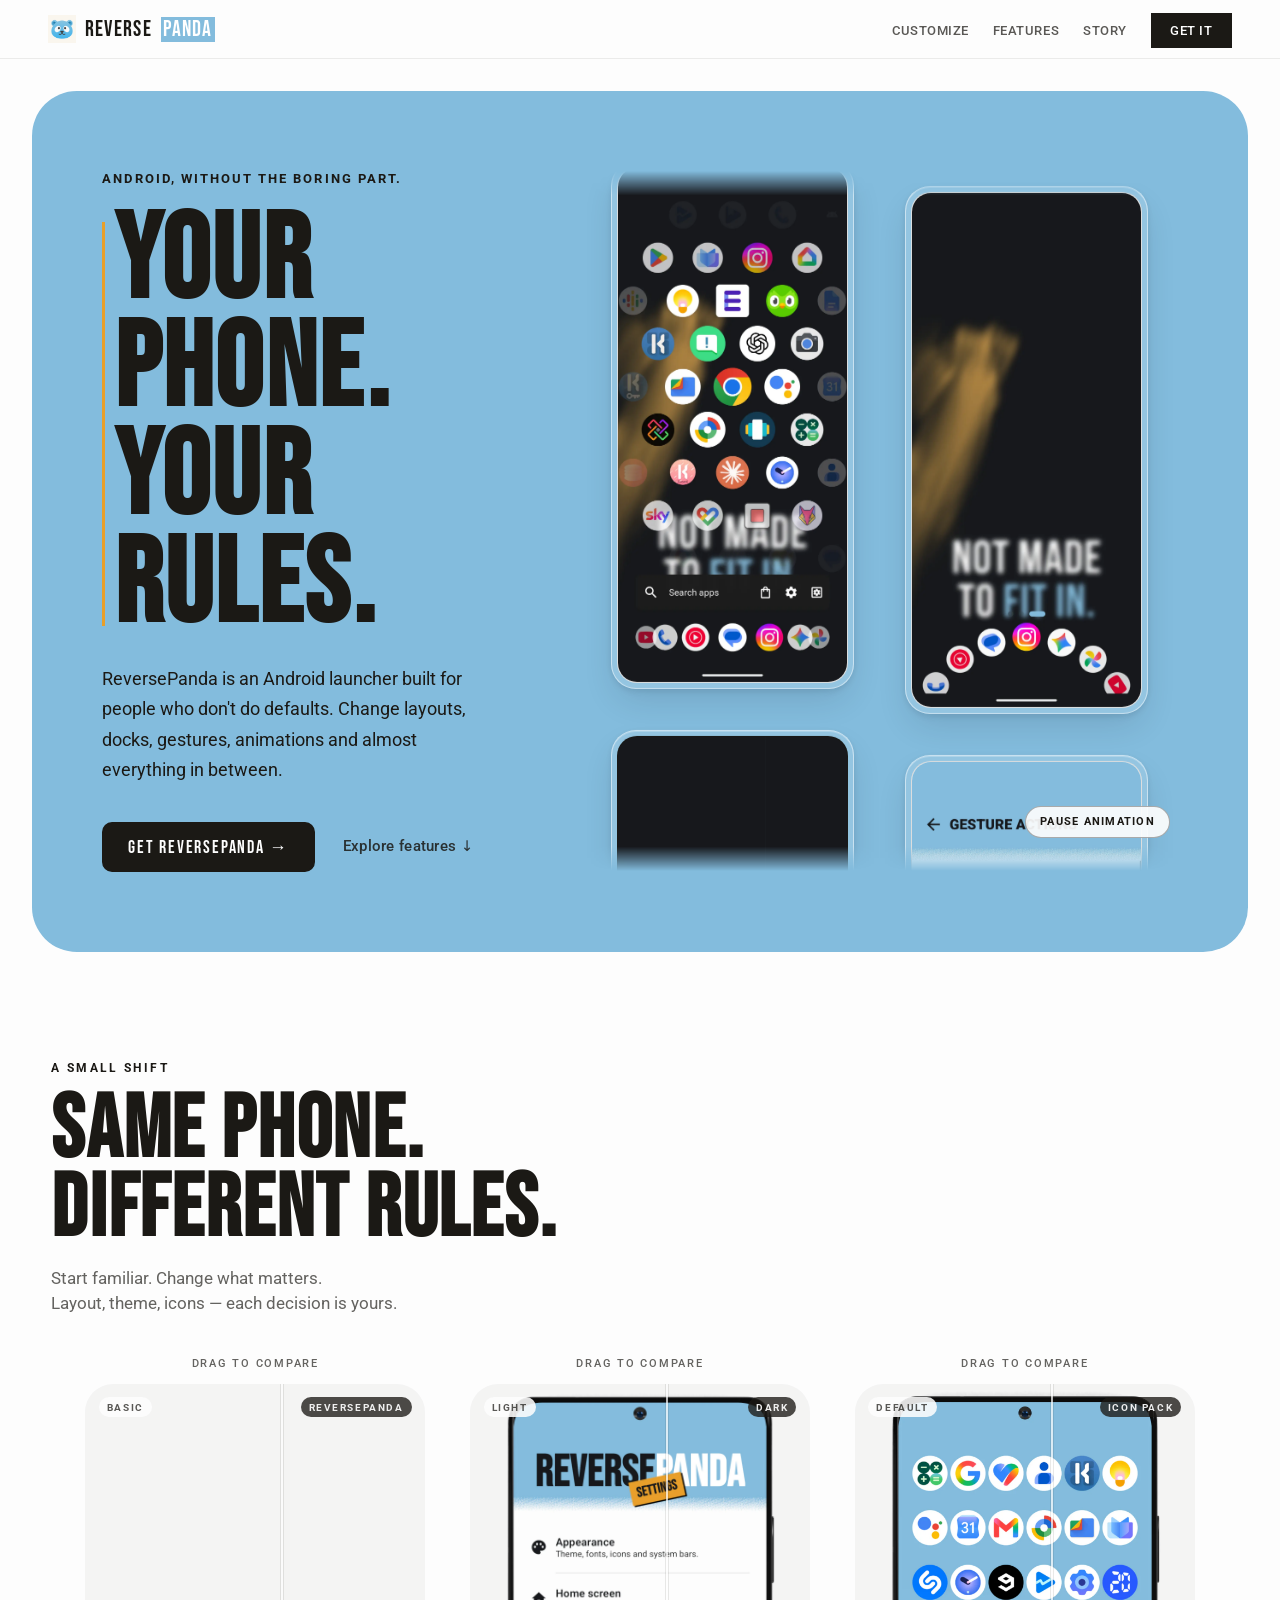
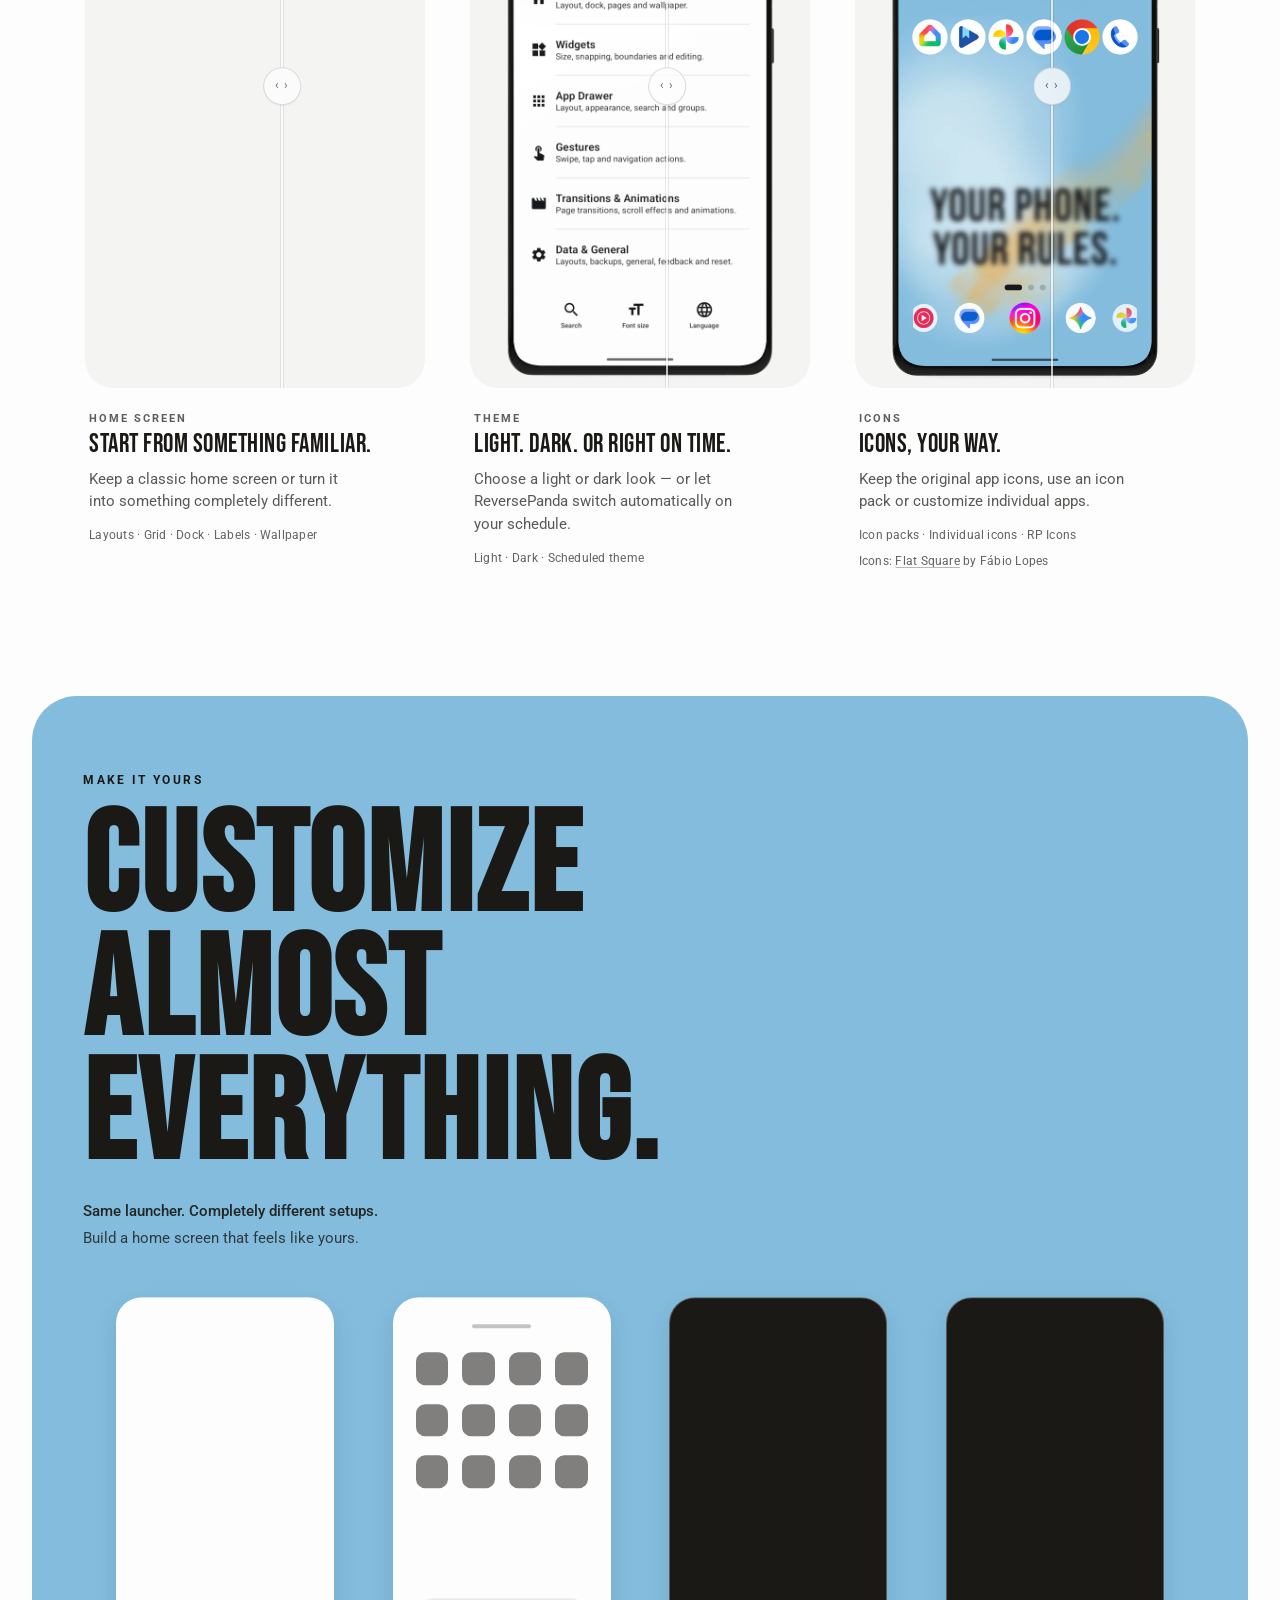
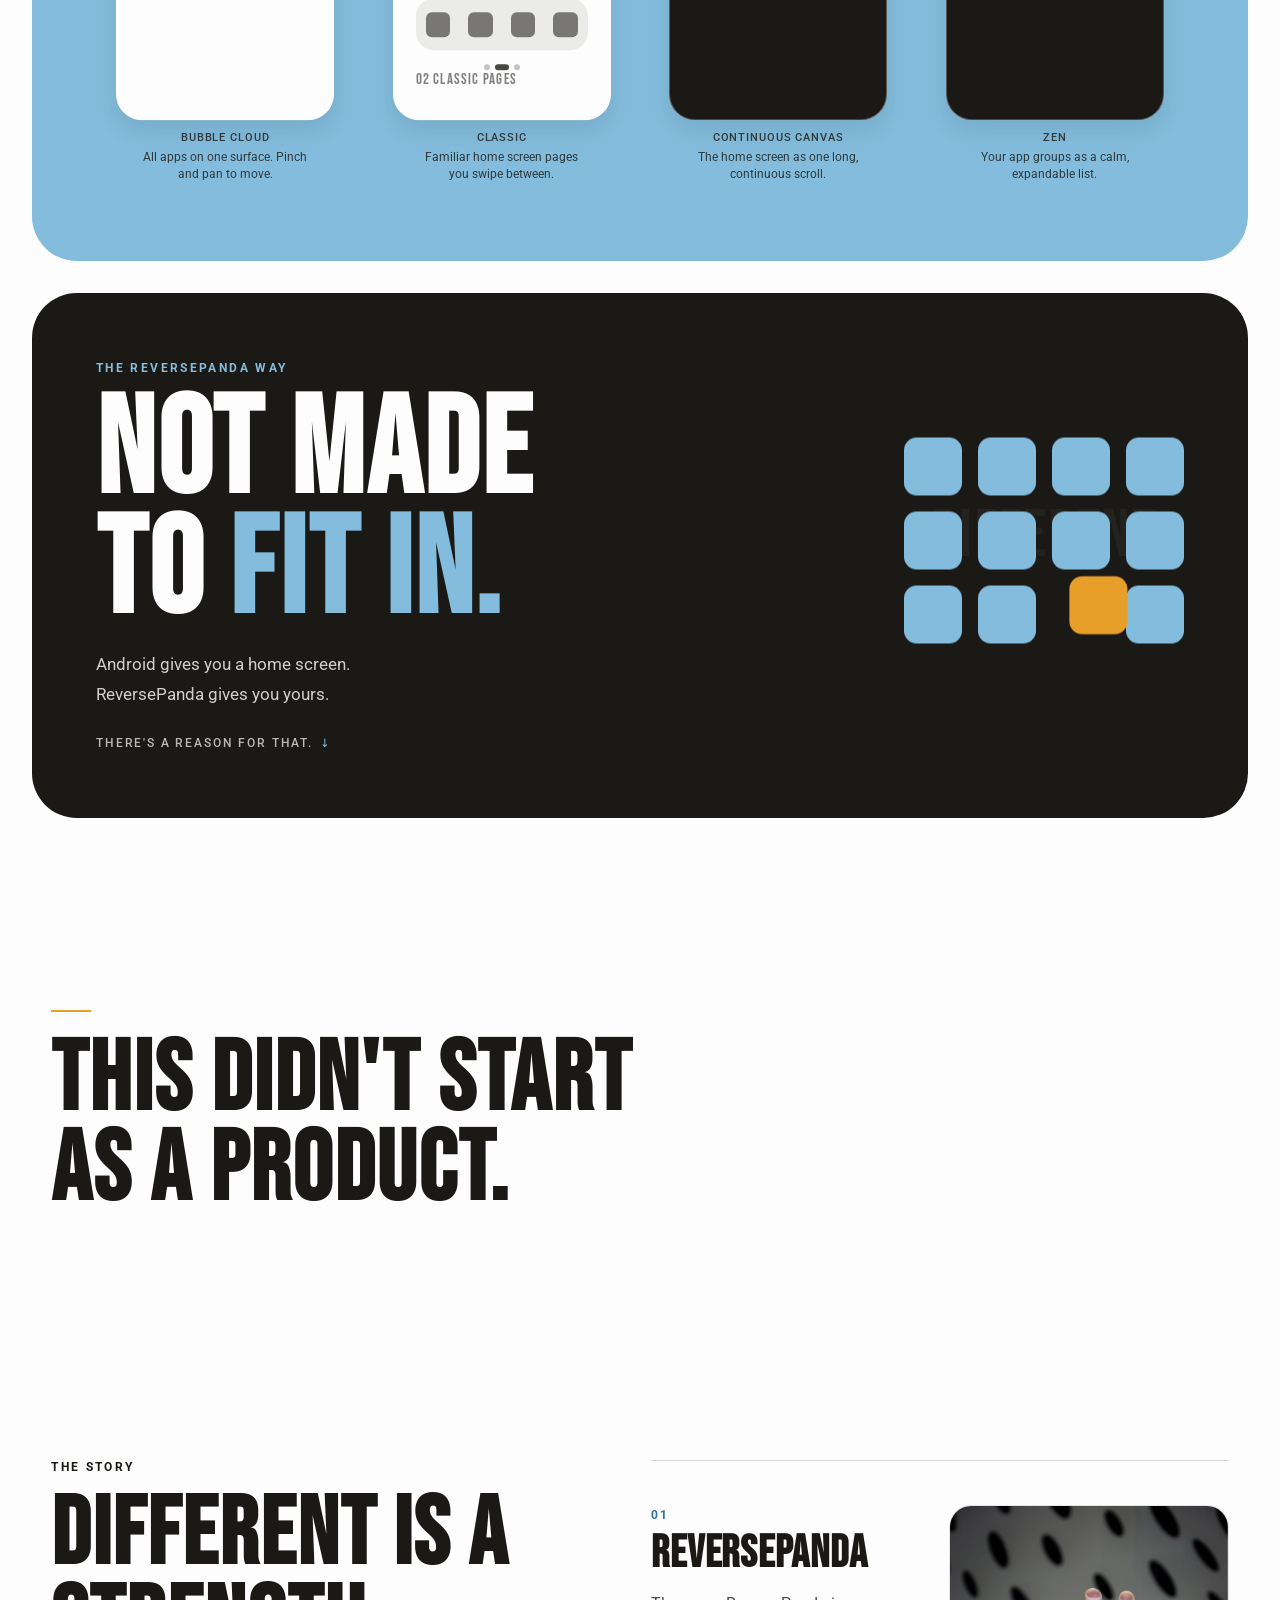
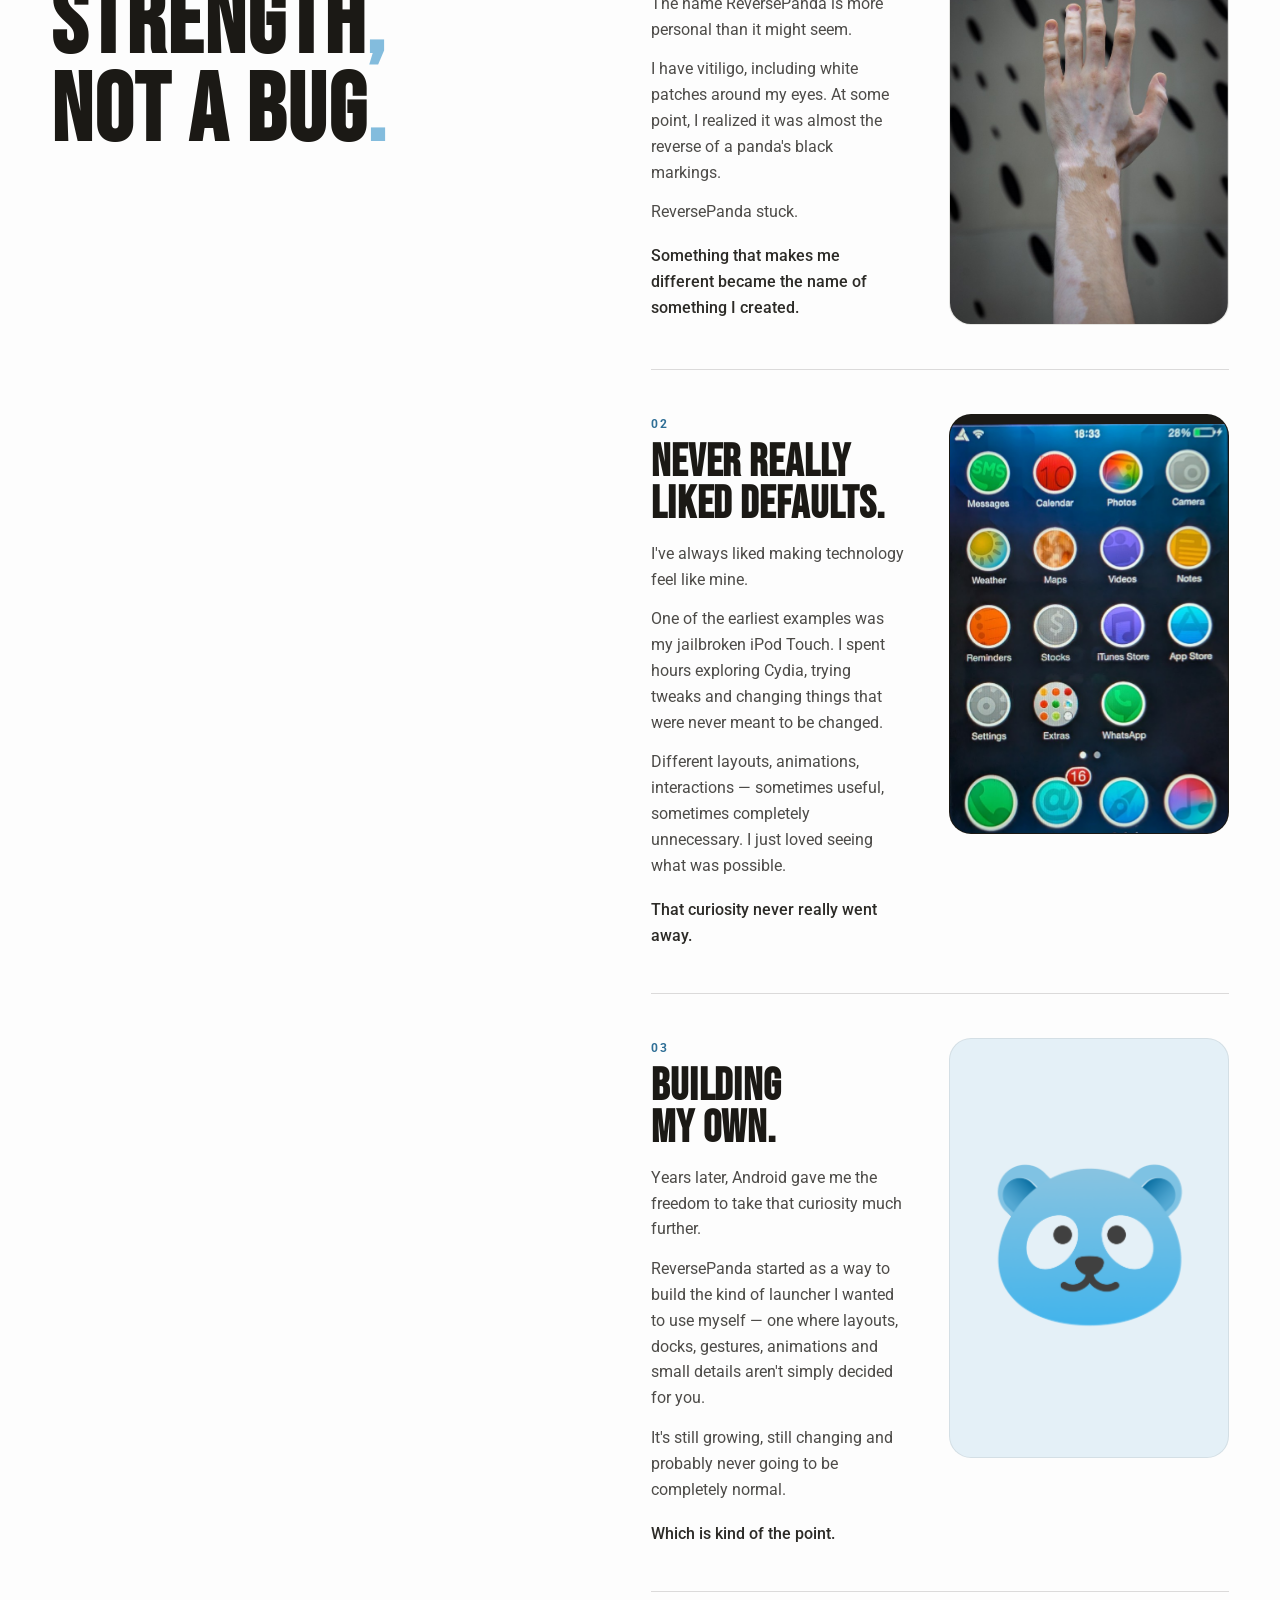
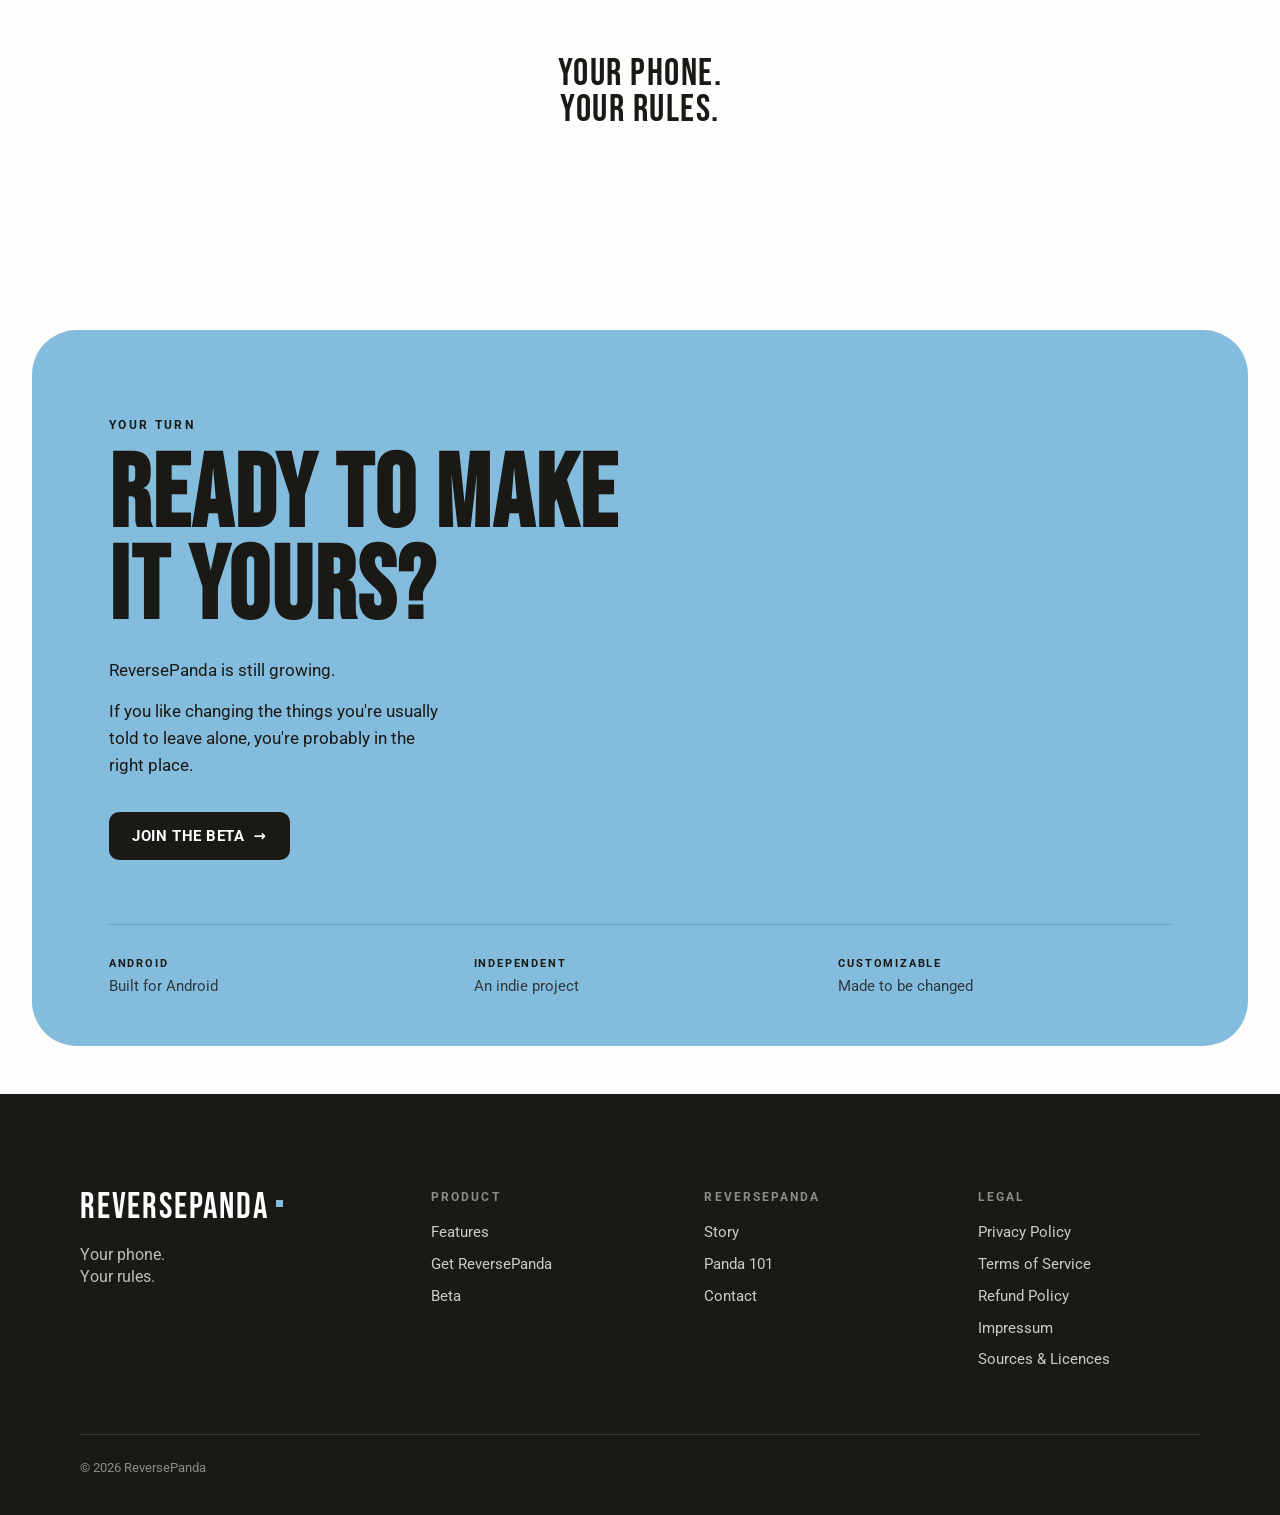
<file: index.html>
<!DOCTYPE html>
<html lang="en">
<head>
  <meta charset="UTF-8">
  <meta name="viewport" content="width=device-width, initial-scale=1.0">
  <title>ReversePanda – Android Launcher</title>
  <meta name="description" content="Your phone. Your rules. Customize layouts, docks, gestures, icons and more with ReversePanda.">
  <meta name="theme-color" content="#FDFDFD">
  <link rel="canonical" href="https://reverse-panda.ch/">
  <meta property="og:type" content="website">
  <meta property="og:site_name" content="ReversePanda">
  <meta property="og:title" content="ReversePanda – Your Phone. Your Rules.">
  <meta property="og:description" content="Customize layouts, docks, gestures, icons and more with ReversePanda.">
  <meta property="og:url" content="https://reverse-panda.ch/">
  <meta property="og:image" content="https://reverse-panda.ch/assets/social/reversepanda-social-preview.jpg">
  <meta property="og:image:type" content="image/jpeg">
  <meta property="og:image:width" content="1200">
  <meta property="og:image:height" content="630">
  <meta property="og:image:alt" content="ReversePanda: Your phone. Your rules. An Android launcher built for people who don't do defaults.">
  <meta name="twitter:card" content="summary_large_image">
  <meta name="twitter:title" content="ReversePanda – Your Phone. Your Rules.">
  <meta name="twitter:description" content="Customize layouts, docks, gestures, icons and more with ReversePanda.">
  <meta name="twitter:image" content="https://reverse-panda.ch/assets/social/reversepanda-social-preview.jpg">
  <meta name="twitter:image:alt" content="ReversePanda: Your phone. Your rules. An Android launcher built for people who don't do defaults.">
  <link rel="icon" type="image/png" href="assets/logo/reverse-panda-logo-192.png">
  <link rel="apple-touch-icon" href="assets/logo/reverse-panda-logo-192.png">
  <script type="application/ld+json">
  {
    "@context": "https://schema.org",
    "@type": "WebSite",
    "url": "https://reverse-panda.ch/",
    "name": "ReversePanda",
    "alternateName": "Reverse Panda"
  }
  </script>
  <link rel="preload" href="assets/fonts/bebasneue-JTUSjIg69CK48gW7PXoo9Wlhyw.woff2" as="font" type="font/woff2" crossorigin>
  <link rel="preload" href="assets/fonts/roboto-KFO7CnqEu92Fr1ME7kSn66aGLdTylUAMa3yUBA.woff2" as="font" type="font/woff2" crossorigin>
  <link rel="stylesheet" href="assets/fonts/fonts.css">
  <link rel="stylesheet" href="styles.css">
  <script>document.documentElement.classList.add("js");</script>
</head>
<body>

  <a class="skip-link" href="#main-content">Skip to main content</a>

  <header class="site-header" id="top">
    <nav class="primary-nav" id="primary-nav" aria-label="Primary">
      <a href="#top" class="nav-logo">
        <img src="assets/logo/reverse-panda-logo-192.png" alt="" width="28" height="28">
        REVERSE<span class="brand-panda">PANDA</span>
      </a>
      <ul class="nav-links">
        <li><a href="#showcase">Customize</a></li>
        <li><a href="#compare">Features</a></li>
        <li><a href="#story">Story</a></li>
        <li><a href="#download" class="nav-cta">Get it</a></li>
      </ul>
      <button class="nav-toggle" type="button" aria-expanded="false" aria-controls="mobile-nav">Menu</button>
    </nav>
    <div class="mobile-nav" id="mobile-nav" hidden>
      <a href="#showcase">Customize</a>
      <a href="#compare">Features</a>
      <a href="#story">Story</a>
      <a href="#download">Get it</a>
    </div>
  </header>

  <main id="main-content">

    <!-- 1–2. HERO -->
    <section class="hero" id="hero" aria-labelledby="hero-heading">
      <div class="hero__layout">
        <div class="hero__copy">
          <p class="hero-eyebrow reveal-soft" data-reveal="soft">ANDROID, WITHOUT THE BORING PART.</p>
          <h1 class="hero-title" id="hero-heading">
            YOUR PHONE.<br>YOUR RULES.
          </h1>
          <p class="hero-sub reveal-soft" data-reveal="soft" data-reveal-delay="80">
            ReversePanda is an Android launcher built for people who don't do defaults.
            Change layouts, docks, gestures, animations and almost everything in between.
          </p>
          <div class="hero-actions reveal-soft" data-reveal="soft" data-reveal-delay="140">
            <a href="#download" class="btn-primary">GET REVERSEPANDA <span aria-hidden="true">→</span></a>
            <a href="#compare" class="btn-text">Explore features <span aria-hidden="true">↓</span></a>
          </div>
        </div>

        <div class="hero__visual reveal" data-reveal data-reveal-delay="100">
          <div class="hero-wall" aria-hidden="true" data-reveal-drift data-drift-amount="14">
            <div class="hero-wall__mask">
              <div class="hero-col hero-col--down">
                <div class="hero-col__track" data-hero-track="left"></div>
              </div>
              <div class="hero-col hero-col--up">
                <div class="hero-col__track" data-hero-track="right"></div>
              </div>
            </div>
          </div>
          <button class="hero-motion-toggle" type="button" data-hero-motion-toggle hidden>
            Pause animation
          </button>
        </div>
      </div>
    </section>

    <!-- LIGHT / DARK COMPARE -->
    <section class="compare" id="compare" aria-labelledby="compare-heading">
      <header class="compare__intro reveal-stagger">
        <p class="compare__label reveal-item reveal-soft" data-reveal="soft">A SMALL SHIFT</p>
        <h2 class="compare__title reveal-item reveal-heading" id="compare-heading" data-reveal="heading">
          SAME PHONE.<br>DIFFERENT RULES.
        </h2>
        <p class="compare__lead reveal-item reveal-soft" data-reveal="soft">
          Start familiar. Change what matters.<br>
          Layout, theme, icons — each decision is yours.
        </p>
      </header>

      <div class="compare__grid">
      <div class="theme-compare reveal" data-theme-compare data-compare-target="ReversePanda" data-reveal data-reveal-delay="80">
        <p class="theme-compare__hint" aria-hidden="true">DRAG TO COMPARE</p>

        <div class="theme-compare__stage">
          <img
            class="theme-compare__img theme-compare__img--light"
            src="assets/mockups/homescreen/showcase_hs_basic.webp"
            alt="Standard Android home screen in Pixel Launcher"
            width="1440"
            height="2560"
            decoding="async"
            loading="lazy"
          >
          <img
            class="theme-compare__img theme-compare__img--dark"
            src="assets/mockups/homescreen/showcase_hs_rp.webp"
            alt="Home screen customized with ReversePanda"
            width="1440"
            height="2560"
            decoding="async"
            loading="lazy"
          >

          <span class="theme-compare__side theme-compare__side--light" aria-hidden="true">BASIC</span>
          <span class="theme-compare__side theme-compare__side--dark" aria-hidden="true">REVERSEPANDA</span>

          <div class="theme-compare__divider" aria-hidden="true">
            <span class="theme-compare__handle">
              <span class="theme-compare__arrows" aria-hidden="true">‹ ›</span>
            </span>
          </div>

          <label class="theme-compare__range-label">
            <span class="visually-hidden">Compare a basic home screen with ReversePanda</span>
            <input
              class="theme-compare__range"
              type="range"
              min="0"
              max="100"
              value="50"
              step="1"
              data-theme-compare-range
              aria-valuemin="0"
              aria-valuemax="100"
              aria-valuenow="50"
              aria-valuetext="50 percent toward ReversePanda"
            >
          </label>
        </div>

        <div class="compare-info" data-compare-info>
          <p class="compare-info__label">HOME SCREEN</p>
          <h3 class="compare-info__title">START FROM SOMETHING FAMILIAR.</h3>
          <p class="compare-info__desc">Keep a classic home screen or turn it into something completely different.</p>
          <p class="compare-info__meta">Layouts · Grid · Dock · Labels · Wallpaper</p>
        </div>
      </div>

      <div class="theme-compare reveal" data-theme-compare data-compare-target="Dark Mode" data-reveal data-reveal-delay="160">
        <p class="theme-compare__hint" aria-hidden="true">DRAG TO COMPARE</p>

        <div class="theme-compare__stage">
          <img
            class="theme-compare__img theme-compare__img--light"
            src="assets/mockups/theme/showcase-ligh-mode.webp"
            alt="ReversePanda home screen in Light Mode"
            width="1440"
            height="2560"
            decoding="async"
            loading="lazy"
          >
          <img
            class="theme-compare__img theme-compare__img--dark"
            src="assets/mockups/theme/showcase_dark_mode.webp"
            alt="ReversePanda home screen in Dark Mode"
            width="1440"
            height="2560"
            decoding="async"
            loading="lazy"
            data-theme-compare-dark
          >

          <span class="theme-compare__side theme-compare__side--light" aria-hidden="true">LIGHT</span>
          <span class="theme-compare__side theme-compare__side--dark" aria-hidden="true">DARK</span>

          <div class="theme-compare__divider" data-theme-compare-divider aria-hidden="true">
            <span class="theme-compare__handle" data-theme-compare-handle>
              <span class="theme-compare__arrows" aria-hidden="true">‹ ›</span>
            </span>
          </div>

          <label class="theme-compare__range-label">
            <span class="visually-hidden">Compare Light and Dark Mode</span>
            <input
              class="theme-compare__range"
              type="range"
              min="0"
              max="100"
              value="50"
              step="1"
              data-theme-compare-range
              aria-valuemin="0"
              aria-valuemax="100"
              aria-valuenow="50"
              aria-valuetext="50 percent toward Dark Mode"
            >
          </label>
        </div>

        <div class="compare-info" data-compare-info>
          <p class="compare-info__label">THEME</p>
          <h3 class="compare-info__title">LIGHT. DARK. OR RIGHT ON TIME.</h3>
          <p class="compare-info__desc">Choose a light or dark look — or let ReversePanda switch automatically on your schedule.</p>
          <p class="compare-info__meta">Light · Dark · Scheduled theme</p>
        </div>
      </div>

      <div class="theme-compare theme-compare--zoomed reveal" style="--compare-zoom: 1.18" data-theme-compare data-compare-target="the Flat Square icon pack" data-reveal data-reveal-delay="240">
        <p class="theme-compare__hint" aria-hidden="true">DRAG TO COMPARE</p>

        <div class="theme-compare__stage">
          <img
            class="theme-compare__img theme-compare__img--light"
            src="assets/mockups/icon%20pack/showcase-hs-icon-pack-default.webp"
            alt="ReversePanda home screen with default app icons"
            width="1440"
            height="2560"
            decoding="async"
            loading="lazy"
          >
          <img
            class="theme-compare__img theme-compare__img--dark"
            src="assets/mockups/icon%20pack/showcase-hs-icon-pack.webp"
            alt="ReversePanda home screen with the Flat Square icon pack"
            width="1440"
            height="2560"
            decoding="async"
            loading="lazy"
          >

          <span class="theme-compare__side theme-compare__side--light" aria-hidden="true">DEFAULT</span>
          <span class="theme-compare__side theme-compare__side--dark" aria-hidden="true">ICON PACK</span>

          <div class="theme-compare__divider" aria-hidden="true">
            <span class="theme-compare__handle">
              <span class="theme-compare__arrows" aria-hidden="true">‹ ›</span>
            </span>
          </div>

          <label class="theme-compare__range-label">
            <span class="visually-hidden">Compare default icons with the Flat Square icon pack</span>
            <input
              class="theme-compare__range"
              type="range"
              min="0"
              max="100"
              value="50"
              step="1"
              data-theme-compare-range
              aria-valuemin="0"
              aria-valuemax="100"
              aria-valuenow="50"
              aria-valuetext="50 percent toward the Flat Square icon pack"
            >
          </label>
        </div>

        <div class="compare-info" data-compare-info>
          <p class="compare-info__label">ICONS</p>
          <h3 class="compare-info__title">ICONS, YOUR WAY.</h3>
          <p class="compare-info__desc">Keep the original app icons, use an icon pack or customize individual apps.</p>
          <p class="compare-info__meta">Icon packs · Individual icons · RP Icons</p>
        </div>

        <p class="theme-compare__credit">
          Icons:
          <a href="https://play.google.com/store/apps/details?id=com.fabio.flat.squircle.iconpack" target="_blank" rel="noopener noreferrer">Flat Square<span class="visually-hidden"> (opens in a new tab)</span></a>
          by Fábio Lopes
        </p>
      </div>
      </div>
    </section>

    <!-- PRODUCT SHOWCASE -->
    <section class="showcase" id="showcase" aria-labelledby="showcase-heading">
      <div class="showcase__shell">
        <header class="showcase__intro reveal-stagger">
          <p class="showcase__label reveal-item reveal-soft" data-reveal="soft">MAKE IT YOURS</p>
          <h2 class="showcase__title reveal-item reveal-heading" id="showcase-heading" data-reveal="heading">
            CUSTOMIZE<br>ALMOST<br><span class="showcase__title-light">EVERYTHING.</span>
          </h2>
          <p class="showcase__copy reveal-item reveal-soft" data-reveal="soft">
            <span class="showcase__copy-primary">Same launcher. Completely different setups.</span>
            <span class="showcase__copy-secondary">Build a home screen that feels like yours.</span>
          </p>
        </header>
        <div class="showcase-gallery" data-showcase-gallery data-reveal-drift data-drift-amount="16" role="region" aria-label="Launcher setup examples"></div>
      </div>
    </section>

    <!-- REVERSEPANDA MANIFESTO -->
    <section class="manifesto" id="way" aria-labelledby="manifesto-heading">
      <div class="manifesto__shell">
        <div class="manifesto__layout">
          <header class="manifesto__intro reveal-stagger">
            <p class="manifesto__label reveal-item reveal-soft" data-reveal="soft">THE REVERSEPANDA WAY</p>
            <h2 class="manifesto__title reveal-item reveal-heading" id="manifesto-heading" data-reveal="heading">
              NOT MADE<br>
              TO <span class="manifesto__title-accent">FIT IN.</span>
            </h2>
            <p class="manifesto__copy reveal-item reveal-soft" data-reveal="soft">
              <span class="manifesto__copy-line">Android gives you a home screen.</span>
              <span class="manifesto__copy-line">ReversePanda gives you yours.</span>
            </p>
          </header>

          <div class="manifesto__aside reveal" aria-hidden="true" data-reveal="fade-left" data-reveal-delay="80">
            <span class="manifesto__bg-word">DIFFERENT</span>
            <div class="manifesto__grid" data-reveal-drift data-drift-amount="12">
              <span class="manifesto__dot"></span>
              <span class="manifesto__dot"></span>
              <span class="manifesto__dot"></span>
              <span class="manifesto__dot"></span>
              <span class="manifesto__dot"></span>
              <span class="manifesto__dot"></span>
              <span class="manifesto__dot"></span>
              <span class="manifesto__dot"></span>
              <span class="manifesto__dot"></span>
              <span class="manifesto__dot"></span>
              <span class="manifesto__dot is-empty"></span>
              <span class="manifesto__dot"></span>
              <span class="manifesto__dot is-break"></span>
            </div>
          </div>

          <a class="manifesto__continue reveal-soft" href="#story" data-reveal="soft" data-reveal-delay="160">
            THERE'S A REASON FOR THAT. <span class="manifesto__continue-arrow" aria-hidden="true">↓</span>
          </a>
        </div>
      </div>
    </section>

    <!-- STORY BRIDGE -->
    <section class="story-bridge" aria-labelledby="story-bridge-heading">
      <div class="story-bridge__inner reveal-stagger">
        <span class="story-bridge__accent reveal-item" data-reveal aria-hidden="true"></span>
        <h2 class="story-bridge__title reveal-item reveal-heading" id="story-bridge-heading" data-reveal="heading">
          THIS DIDN'T START<br>AS A PRODUCT.
        </h2>
        <p class="story-bridge__copy reveal-item reveal-soft" data-reveal="soft">
          It started with a habit of changing things that were never meant to be changed.
        </p>
      </div>
    </section>

    <!-- STORY -->
    <section class="story" id="story" aria-labelledby="story-heading">
      <div class="story__layout">
        <header class="story__intro reveal-stagger">
          <p class="story__label reveal-item reveal-soft" data-reveal="soft">THE STORY</p>
          <h2 class="story__title reveal-item reveal-heading" id="story-heading" data-reveal="heading">
            DIFFERENT IS A<br>
            STRENGTH<span class="story__title-mark">,</span><br>
            NOT A BUG<span class="story__title-mark">.</span>
          </h2>
        </header>

        <div class="story__chapters">
          <article class="story-chapter reveal" data-reveal>
            <div class="story-chapter__content">
              <p class="story-chapter__num">01</p>
              <h3 class="story-chapter__title">REVERSEPANDA</h3>
              <div class="story-chapter__copy">
                <p>The name ReversePanda is more personal than it might seem.</p>
                <p>I have vitiligo, including white patches around my eyes. At some point, I realized it was almost the reverse of a panda's black markings.</p>
                <p>ReversePanda stuck.</p>
                <p class="story-chapter__quiet">Something that makes me different became the name of something I created.</p>
              </div>
            </div>
            <figure class="story-image story-image--photo">
              <img
                src="assets/about/vitiligo-hand.jpg"
                alt="Hand and forearm with vitiligo, showing light patches of skin against a patterned background"
                width="680"
                height="850"
                loading="lazy"
                decoding="async"
                data-reveal-drift
                data-drift-amount="20"
              >
            </figure>
          </article>

          <article class="story-chapter reveal" data-reveal>
            <div class="story-chapter__content">
              <p class="story-chapter__num">02</p>
              <h3 class="story-chapter__title">NEVER REALLY<br>LIKED DEFAULTS.</h3>
              <div class="story-chapter__copy">
                <p>I've always liked making technology feel like mine.</p>
                <p>One of the earliest examples was my jailbroken iPod Touch. I spent hours exploring Cydia, trying tweaks and changing things that were never meant to be changed.</p>
                <p>Different layouts, animations, interactions — sometimes useful, sometimes completely unnecessary. I just loved seeing what was possible.</p>
                <p class="story-chapter__quiet">That curiosity never really went away.</p>
              </div>
            </div>
            <figure class="story-image story-image--shot">
              <img
                src="assets/about/iphone4-screenshot.jpg"
                alt="Old iPhone home screen screenshot from early customization experiments"
                width="640"
                height="960"
                loading="lazy"
                decoding="async"
                data-reveal-drift
                data-drift-amount="18"
              >
            </figure>
          </article>

          <article class="story-chapter reveal" data-reveal>
            <div class="story-chapter__content">
              <p class="story-chapter__num">03</p>
              <h3 class="story-chapter__title">BUILDING<br>MY OWN.</h3>
              <div class="story-chapter__copy">
                <p>Years later, Android gave me the freedom to take that curiosity much further.</p>
                <p>ReversePanda started as a way to build the kind of launcher I wanted to use myself — one where layouts, docks, gestures, animations and small details aren't simply decided for you.</p>
                <p>It's still growing, still changing and probably never going to be completely normal.</p>
                <p class="story-chapter__quiet">Which is kind of the point.</p>
              </div>
            </div>
            <figure class="story-image story-image--logo">
              <img
                src="assets/logo/reverse-panda-logo-clear.png"
                alt="ReversePanda logo"
                width="512"
                height="512"
                loading="lazy"
                decoding="async"
                data-reveal-drift
                data-drift-amount="12"
              >
            </figure>
          </article>
        </div>
      </div>

      <p class="story__close reveal-heading" data-reveal="heading">YOUR PHONE.<br>YOUR RULES.</p>
    </section>

    <!-- FINAL CTA -->
    <section class="final-cta" id="download" aria-labelledby="cta-heading">
      <div class="final-cta__shell">
        <div class="final-cta__layout">
          <div class="final-cta__copy reveal-stagger">
            <p class="final-cta__label reveal-item reveal-soft" data-reveal="soft">YOUR TURN</p>
            <h2 class="final-cta__title reveal-item reveal-heading" id="cta-heading" data-reveal="heading">
              READY TO MAKE<br>IT YOURS?
            </h2>
            <p class="final-cta__lead reveal-item reveal-soft" data-reveal="soft">
              ReversePanda is still growing.
            </p>
            <p class="final-cta__lead final-cta__lead--follow reveal-item reveal-soft" data-reveal="soft">
              If you like changing the things you're usually told to leave alone,
              you're probably in the right place.
            </p>
            <a
              class="final-cta__button reveal-item"
              data-reveal
              href="mailto:beta@reverse-panda.ch?subject=ReversePanda%20Beta&amp;body=Hi%2C%0A%0AI%27d%20like%20to%20join%20the%20ReversePanda%20beta."
            >
              JOIN THE BETA <span class="final-cta__button-arrow" aria-hidden="true">→</span>
            </a>
          </div>

        </div>

        <ul class="final-cta__facts reveal-soft" data-reveal="soft" data-reveal-delay="120">
          <li>
            <span class="final-cta__fact-label">ANDROID</span>
            <span class="final-cta__fact-text">Built for Android</span>
          </li>
          <li>
            <span class="final-cta__fact-label">INDEPENDENT</span>
            <span class="final-cta__fact-text">An indie project</span>
          </li>
          <li>
            <span class="final-cta__fact-label">CUSTOMIZABLE</span>
            <span class="final-cta__fact-text">Made to be changed</span>
          </li>
        </ul>
      </div>
    </section>

  </main>

  <footer class="site-footer">
    <div class="site-footer__inner">
      <div class="site-footer__grid">
        <div class="site-footer__brand">
          <a class="site-footer__wordmark" href="#top">
            REVERSEPANDA
            <span class="site-footer__mark" aria-hidden="true"></span>
          </a>
          <p class="site-footer__tagline">Your phone.<br>Your rules.</p>
        </div>

        <nav class="site-footer__col" aria-labelledby="footer-heading-product">
          <h2 class="site-footer__heading" id="footer-heading-product">Product</h2>
          <ul class="site-footer__links">
            <li><a href="#compare">Features</a></li>
            <li><a href="#download">Get ReversePanda</a></li>
            <li>
              <a href="mailto:beta@reverse-panda.ch?subject=ReversePanda%20Beta&amp;body=Hi%2C%0A%0AI%27d%20like%20to%20join%20the%20ReversePanda%20beta.">Beta</a>
            </li>
          </ul>
        </nav>

        <nav class="site-footer__col" aria-labelledby="footer-heading-rp">
          <h2 class="site-footer__heading" id="footer-heading-rp">ReversePanda</h2>
          <ul class="site-footer__links">
            <li><a href="#story">Story</a></li>
            <li><a href="/panda-101.html">Panda 101</a></li>
            <li><a href="contact.html">Contact</a></li>
          </ul>
        </nav>

        <nav class="site-footer__col" aria-labelledby="footer-heading-legal">
          <h2 class="site-footer__heading" id="footer-heading-legal">Legal</h2>
          <ul class="site-footer__links">
            <li><a href="/privacy.html">Privacy Policy</a></li>
            <li><a href="/terms.html">Terms of Service</a></li>
            <li><a href="/refunds.html">Refund Policy</a></li>
            <li><a href="/impressum.html">Impressum</a></li>
            <li><a href="/licenses.html">Sources &amp; Licences</a></li>
          </ul>
        </nav>
      </div>

      <div class="site-footer__bottom">
        <p class="site-footer__copy">© 2026 ReversePanda</p>
      </div>
    </div>
  </footer>

  <script src="previews.js"></script>
  <script src="script.js"></script>
</body>
</html>
</file>
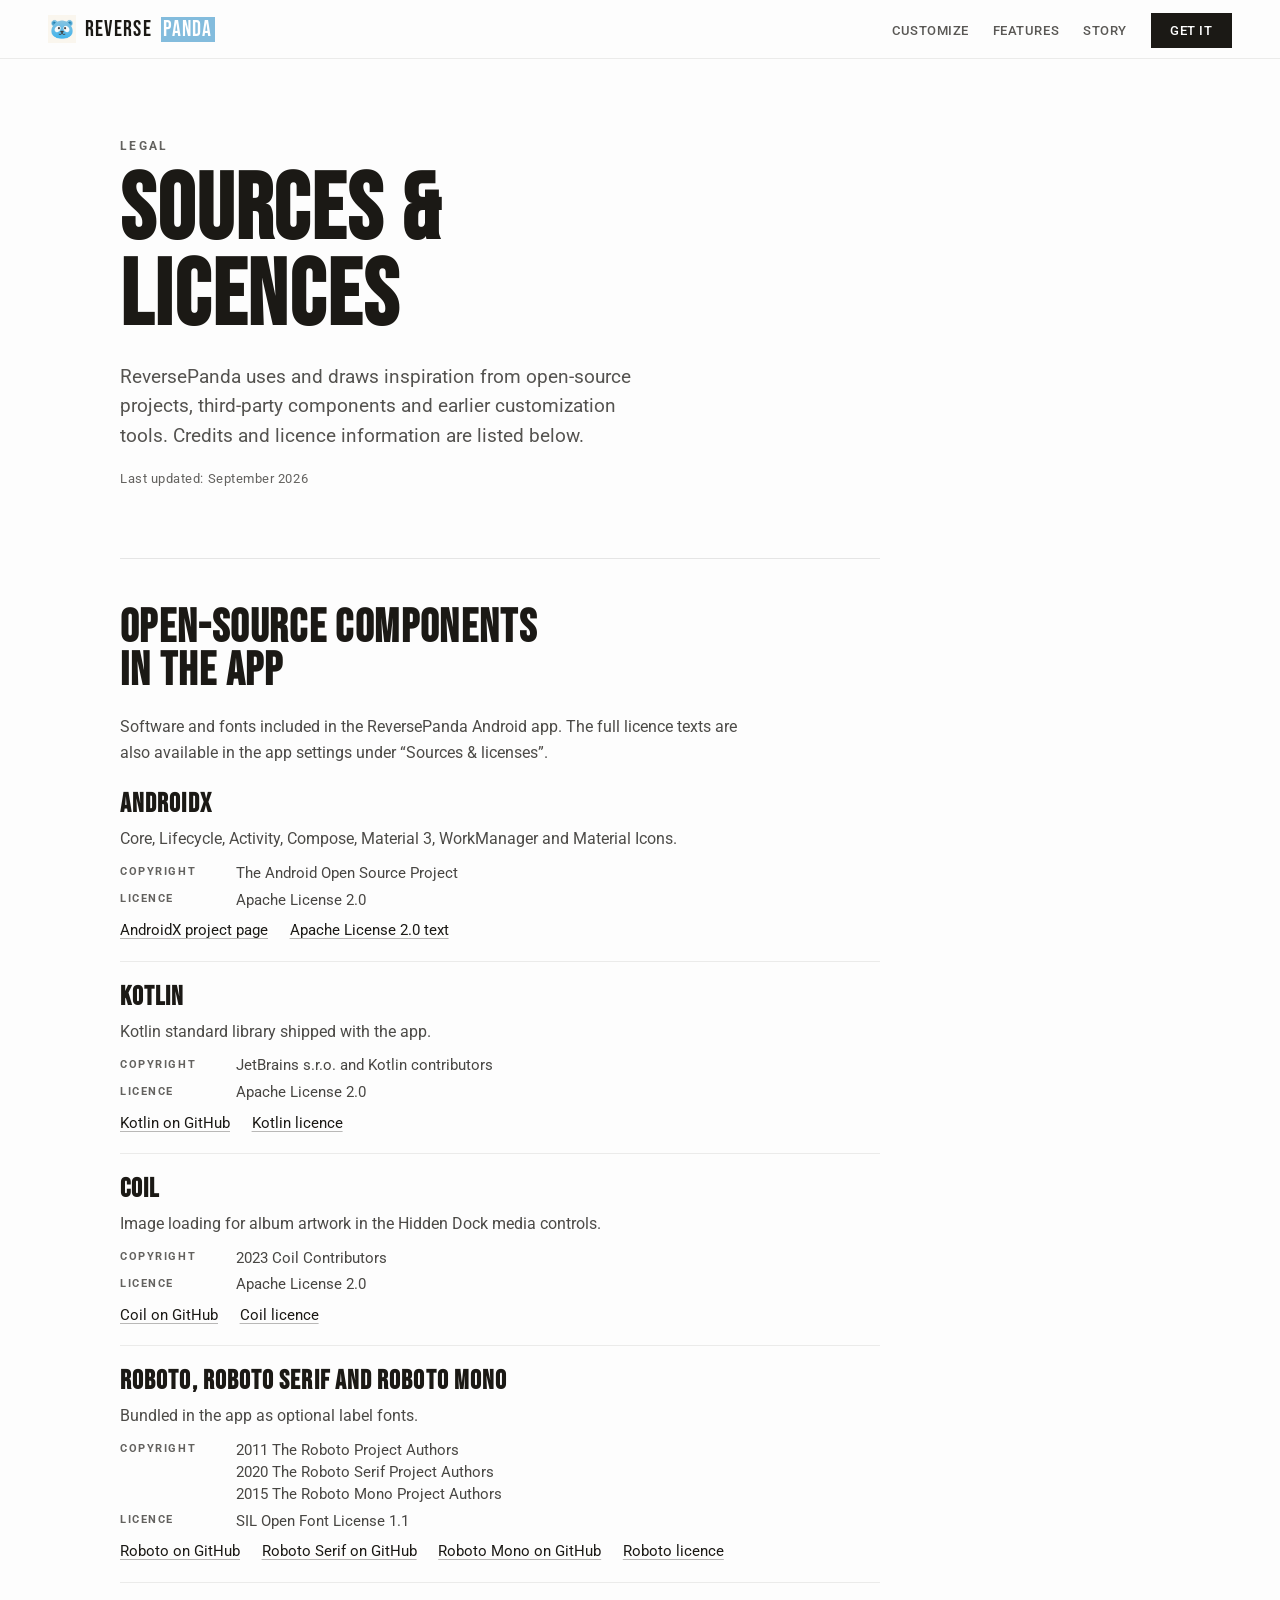
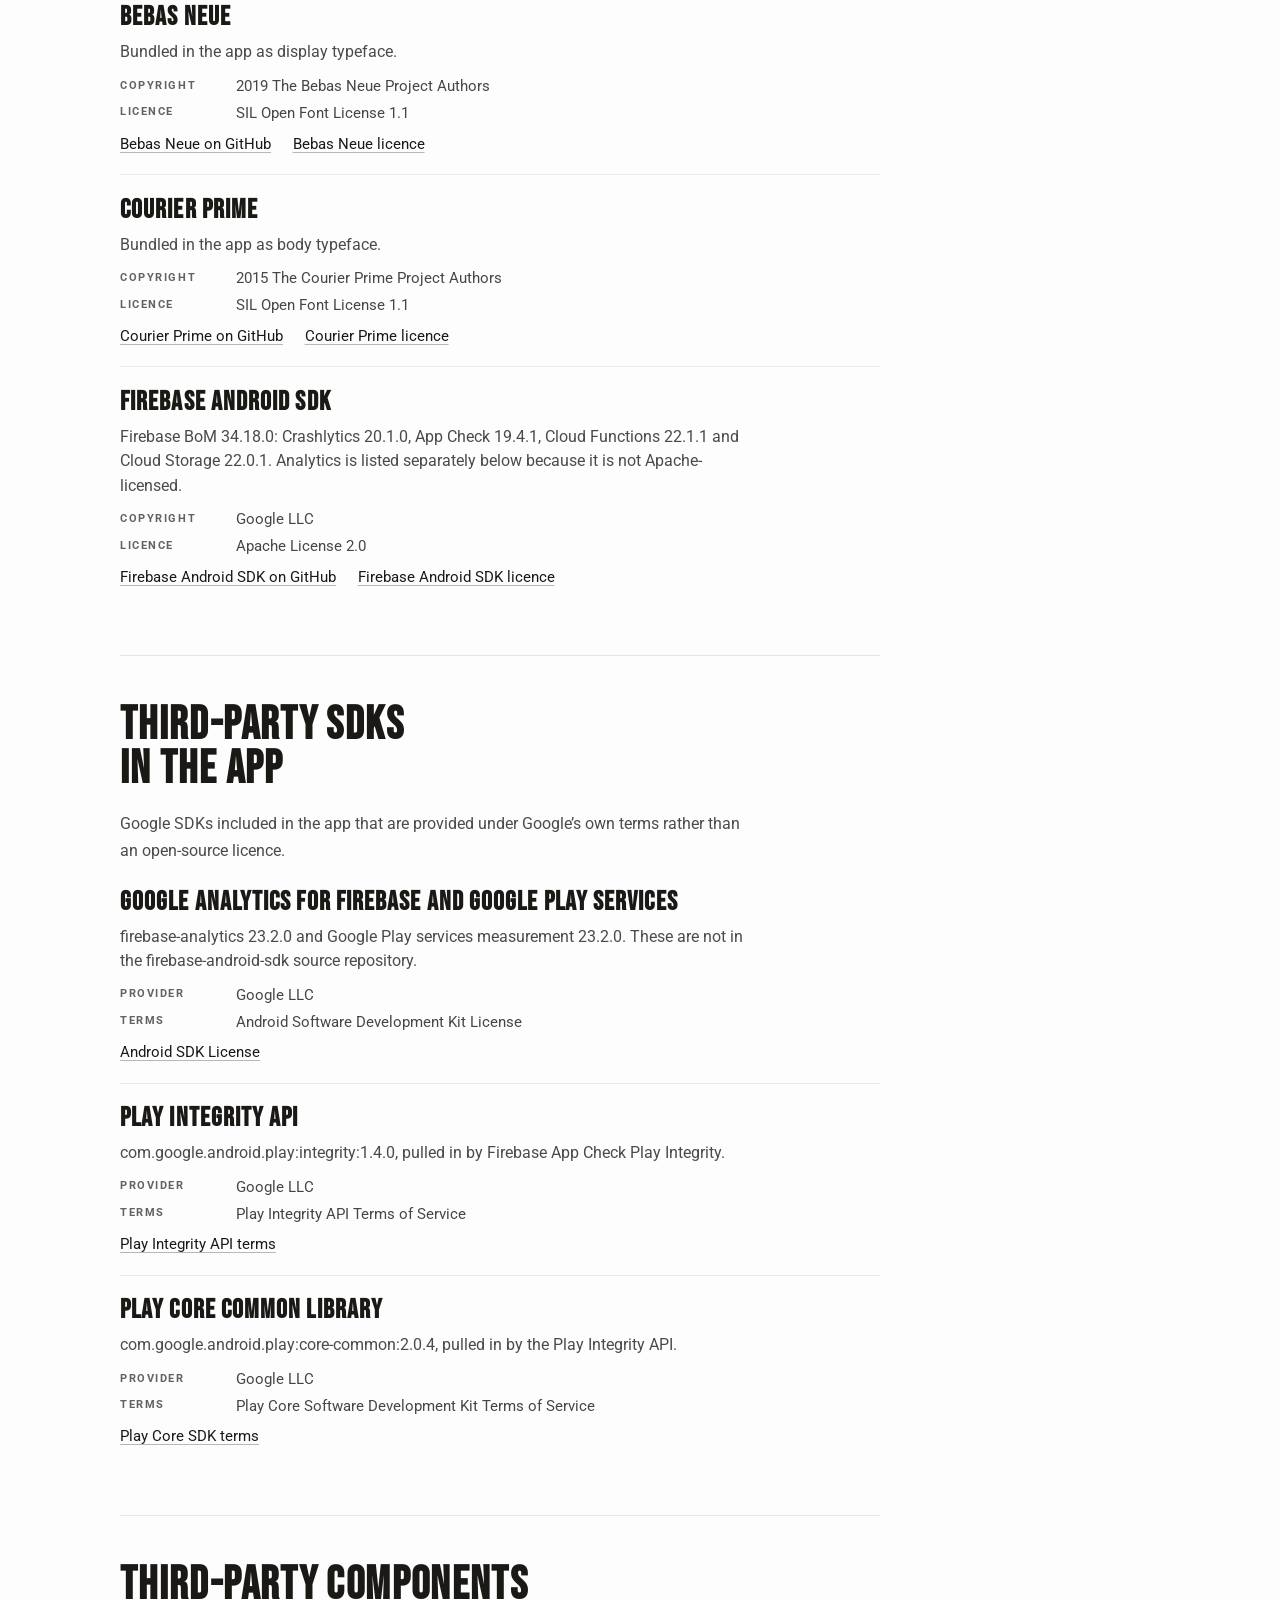
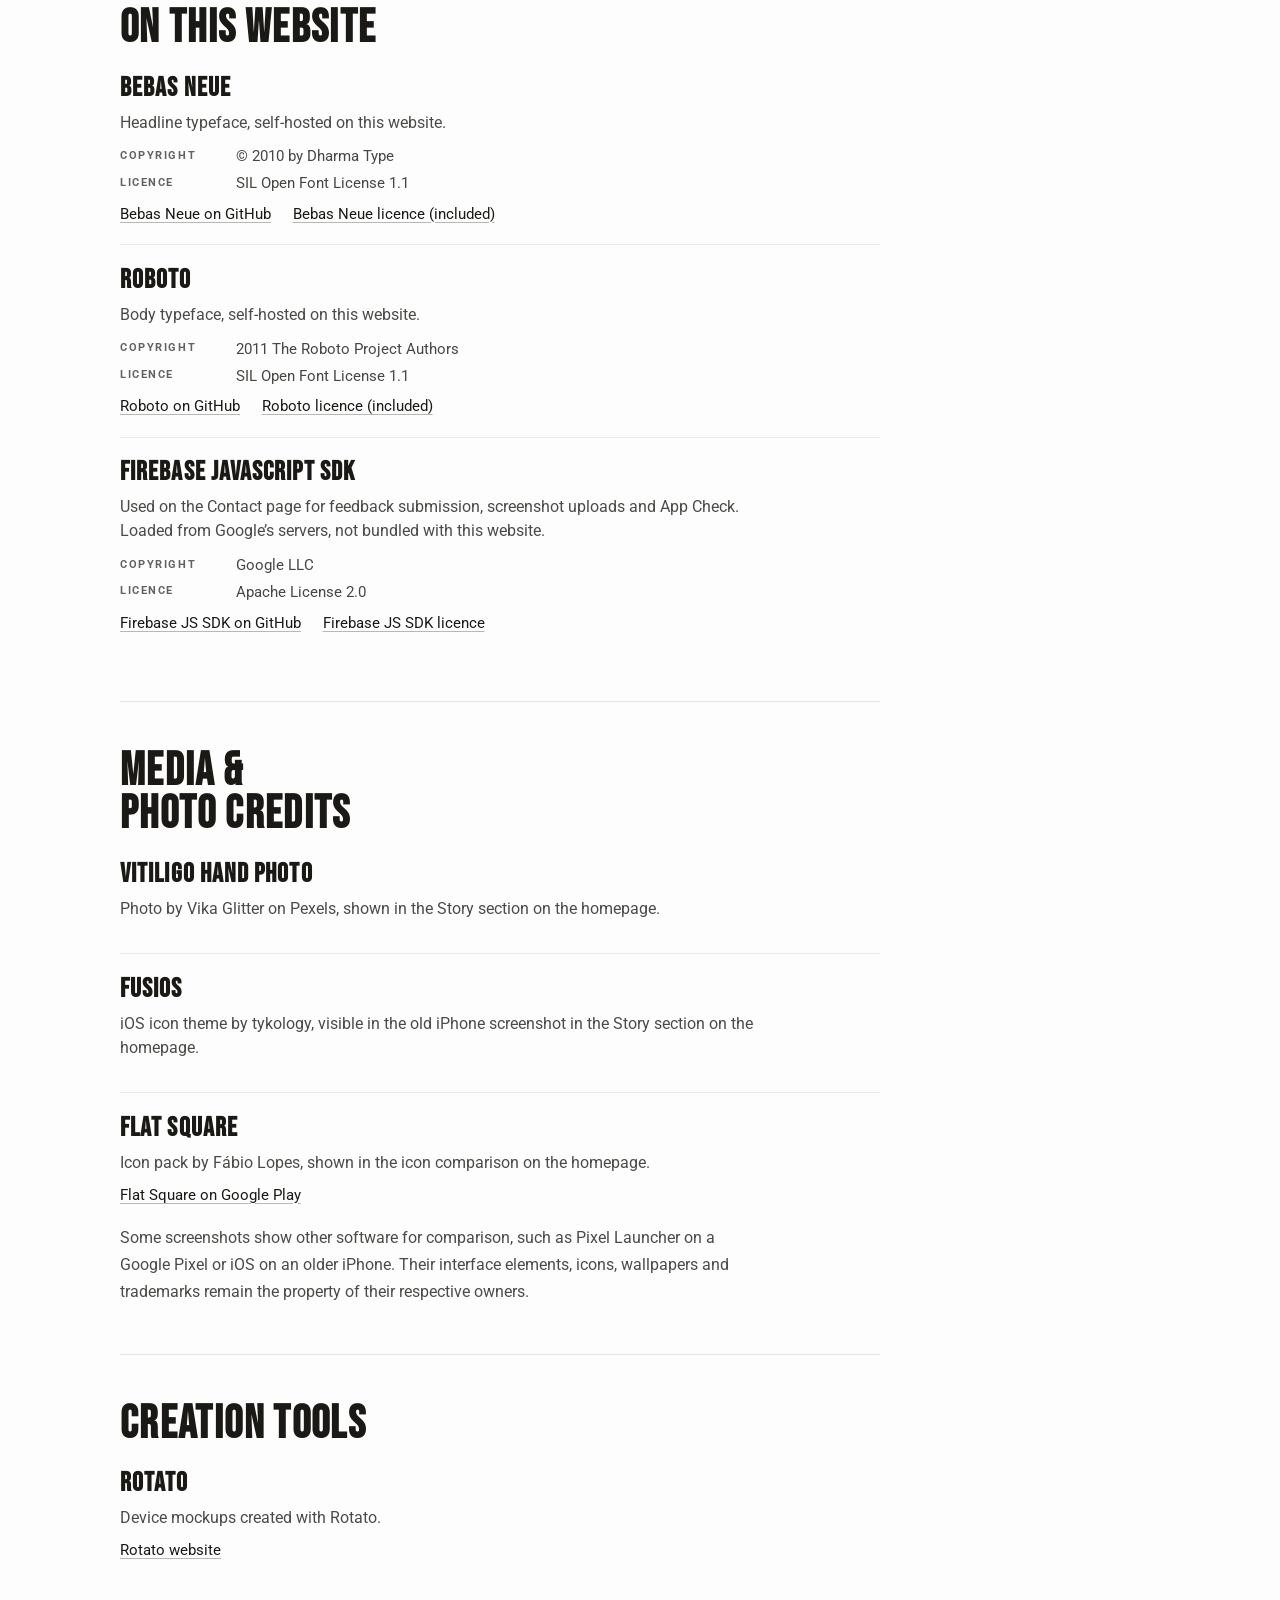
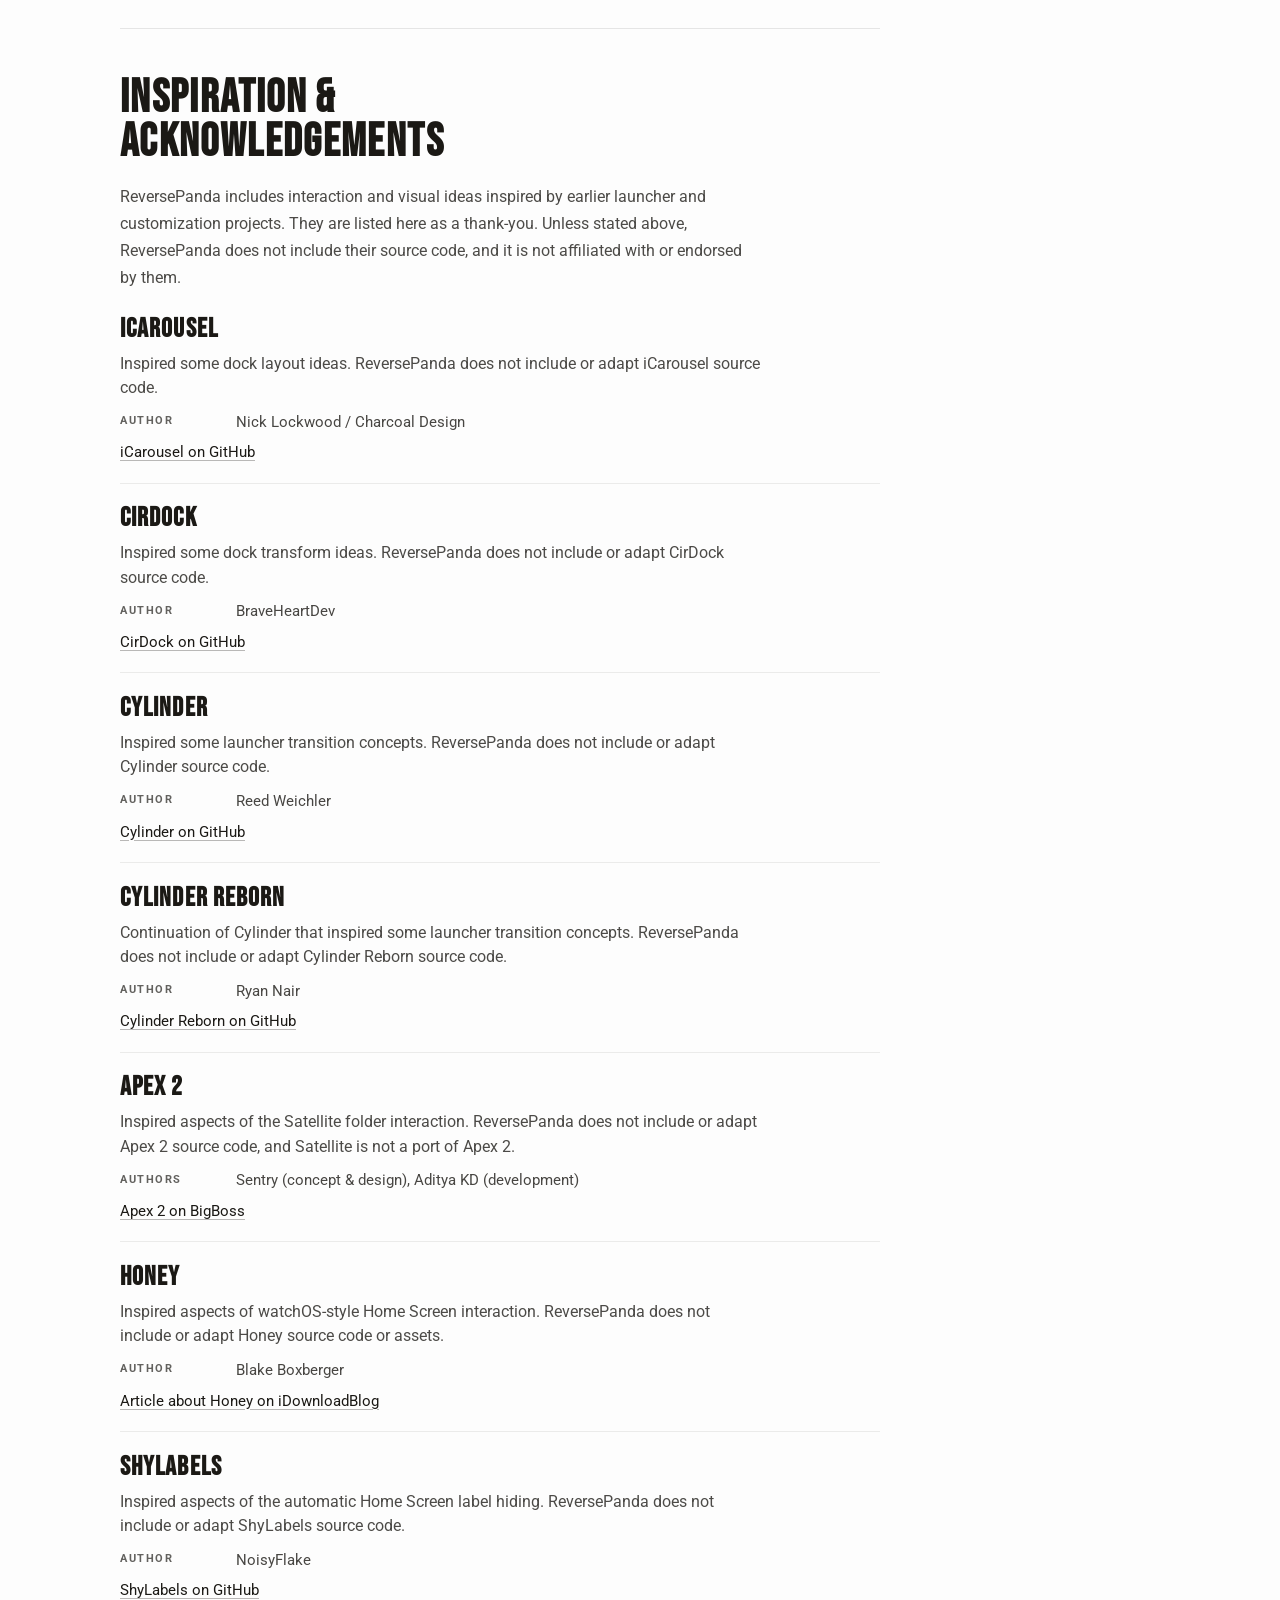
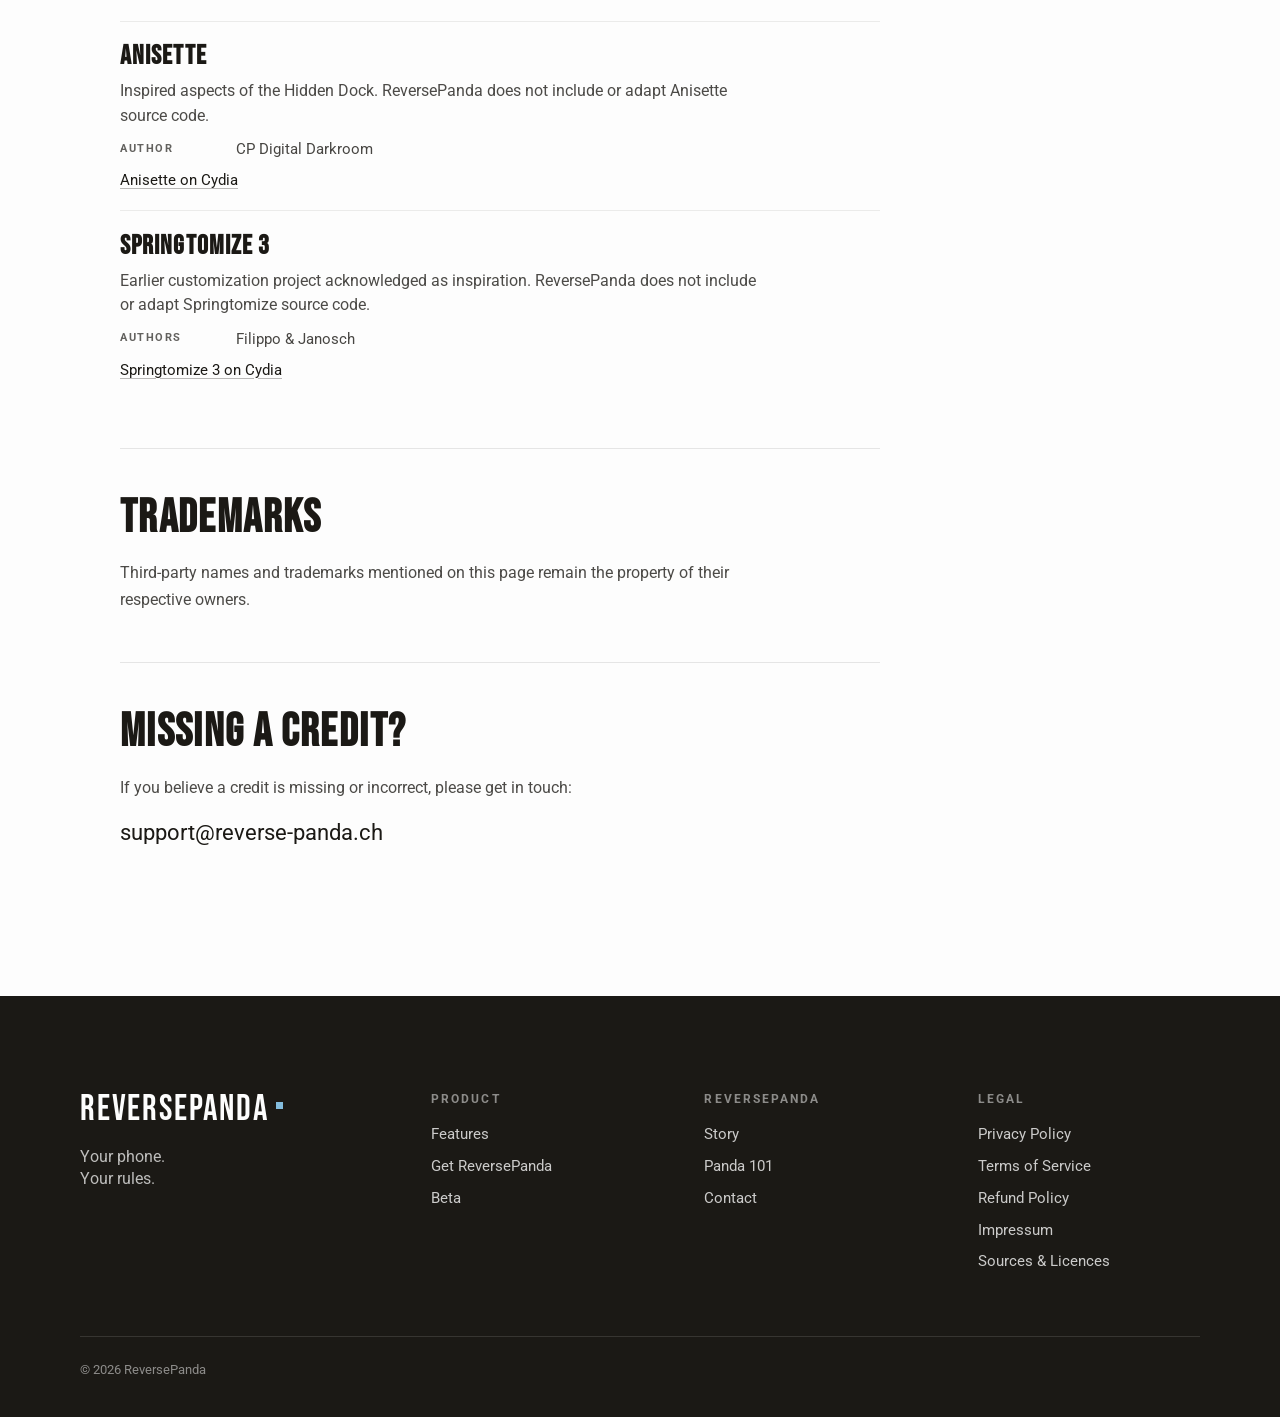
<file: licenses/index.html>
<!DOCTYPE html>
<html lang="en">
<head>
  <meta charset="UTF-8">
  <meta name="viewport" content="width=device-width, initial-scale=1.0">
  <title>Sources &amp; Licences – ReversePanda</title>
  <link rel="canonical" href="https://reverse-panda.ch/licenses.html">
  <meta http-equiv="refresh" content="0; url=/licenses.html">
  <script>location.replace("/licenses.html");</script>
</head>
<body>
  <p><a href="/licenses.html">Continue to Sources &amp; Licences</a></p>
</body>
</html>
</file>
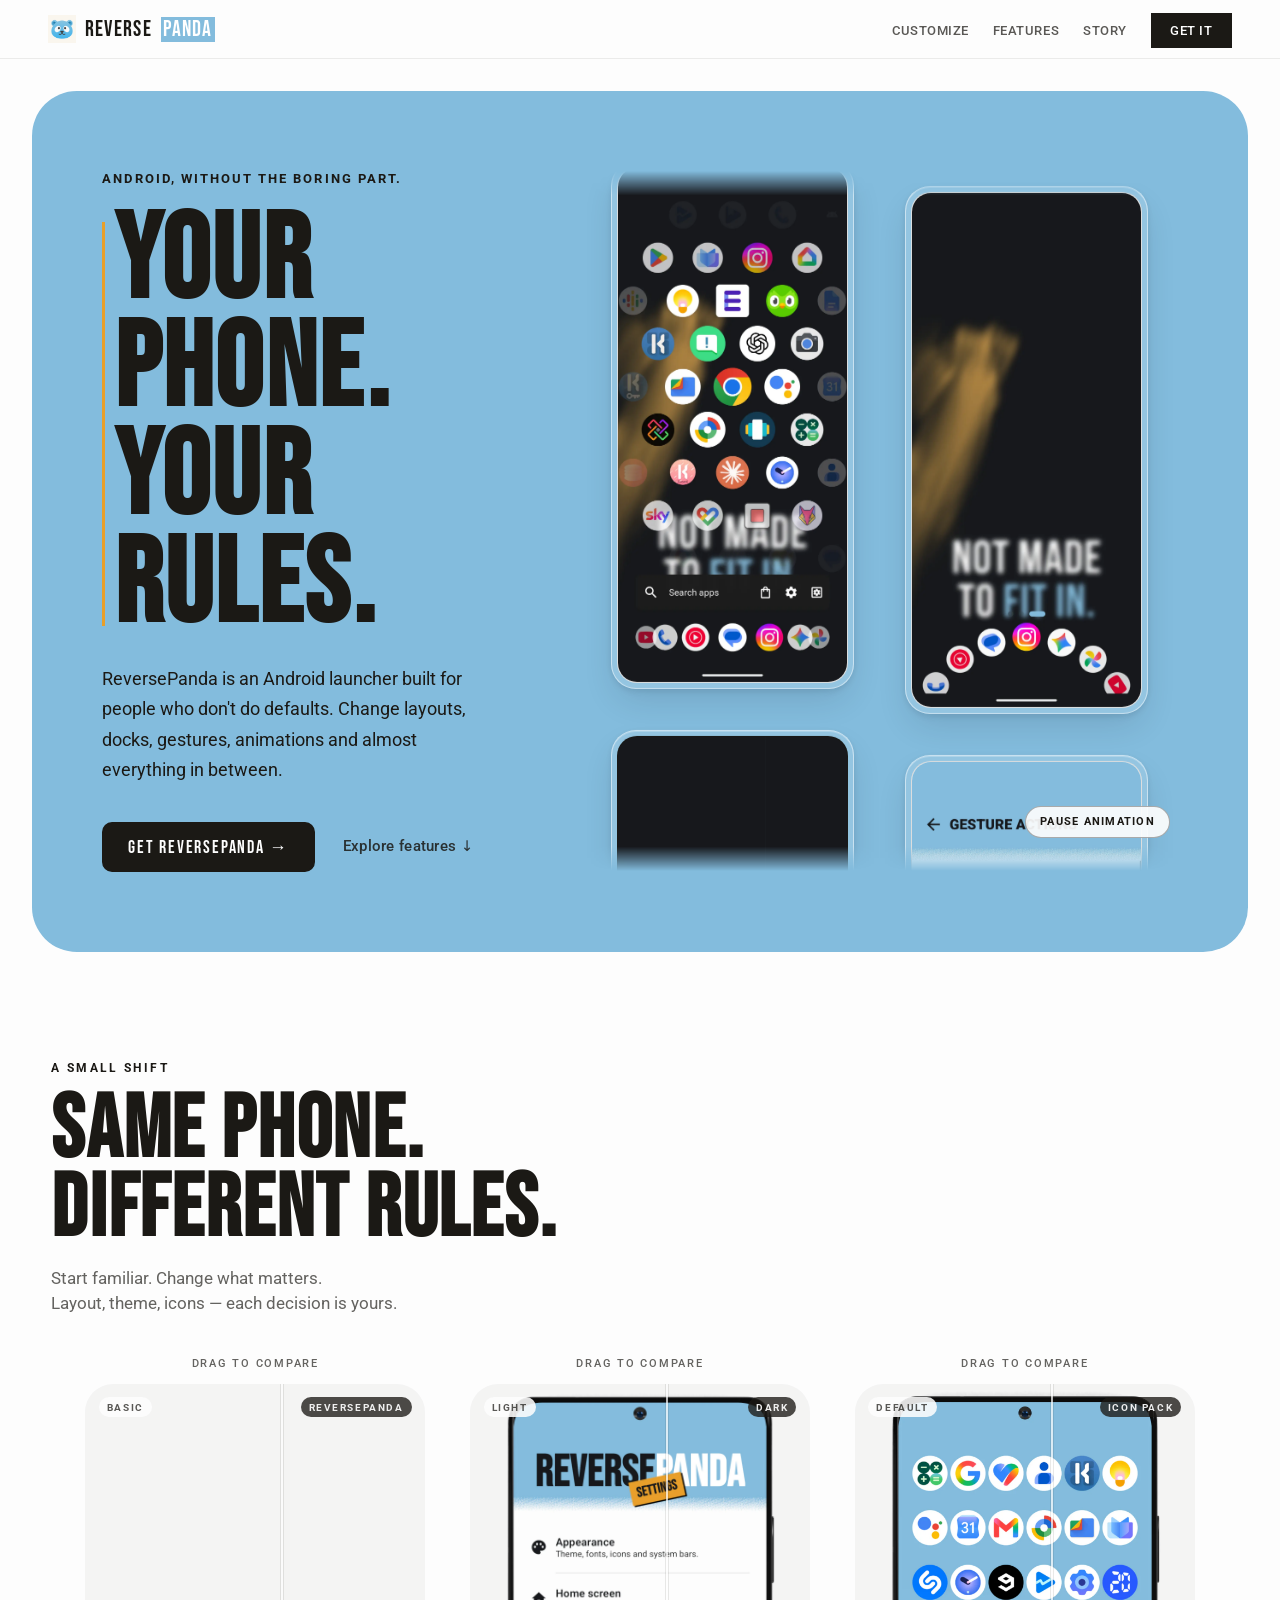
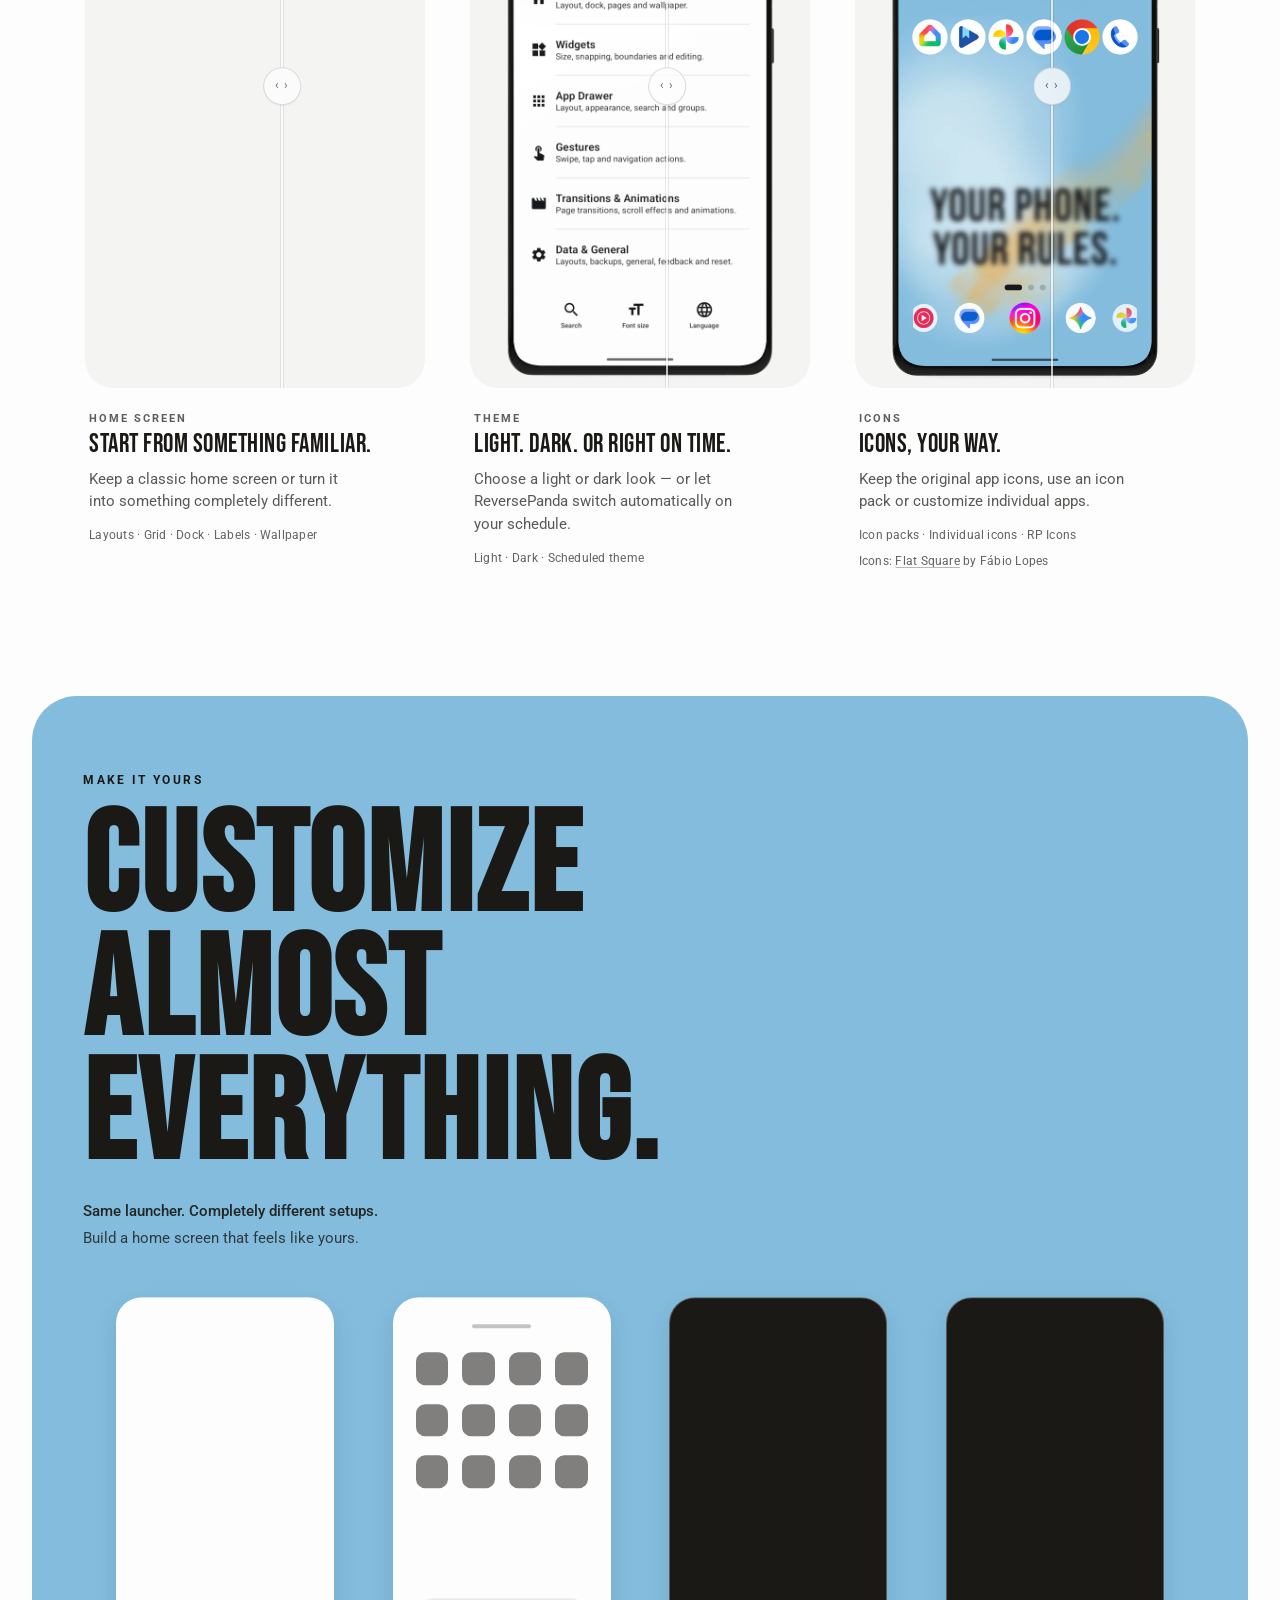
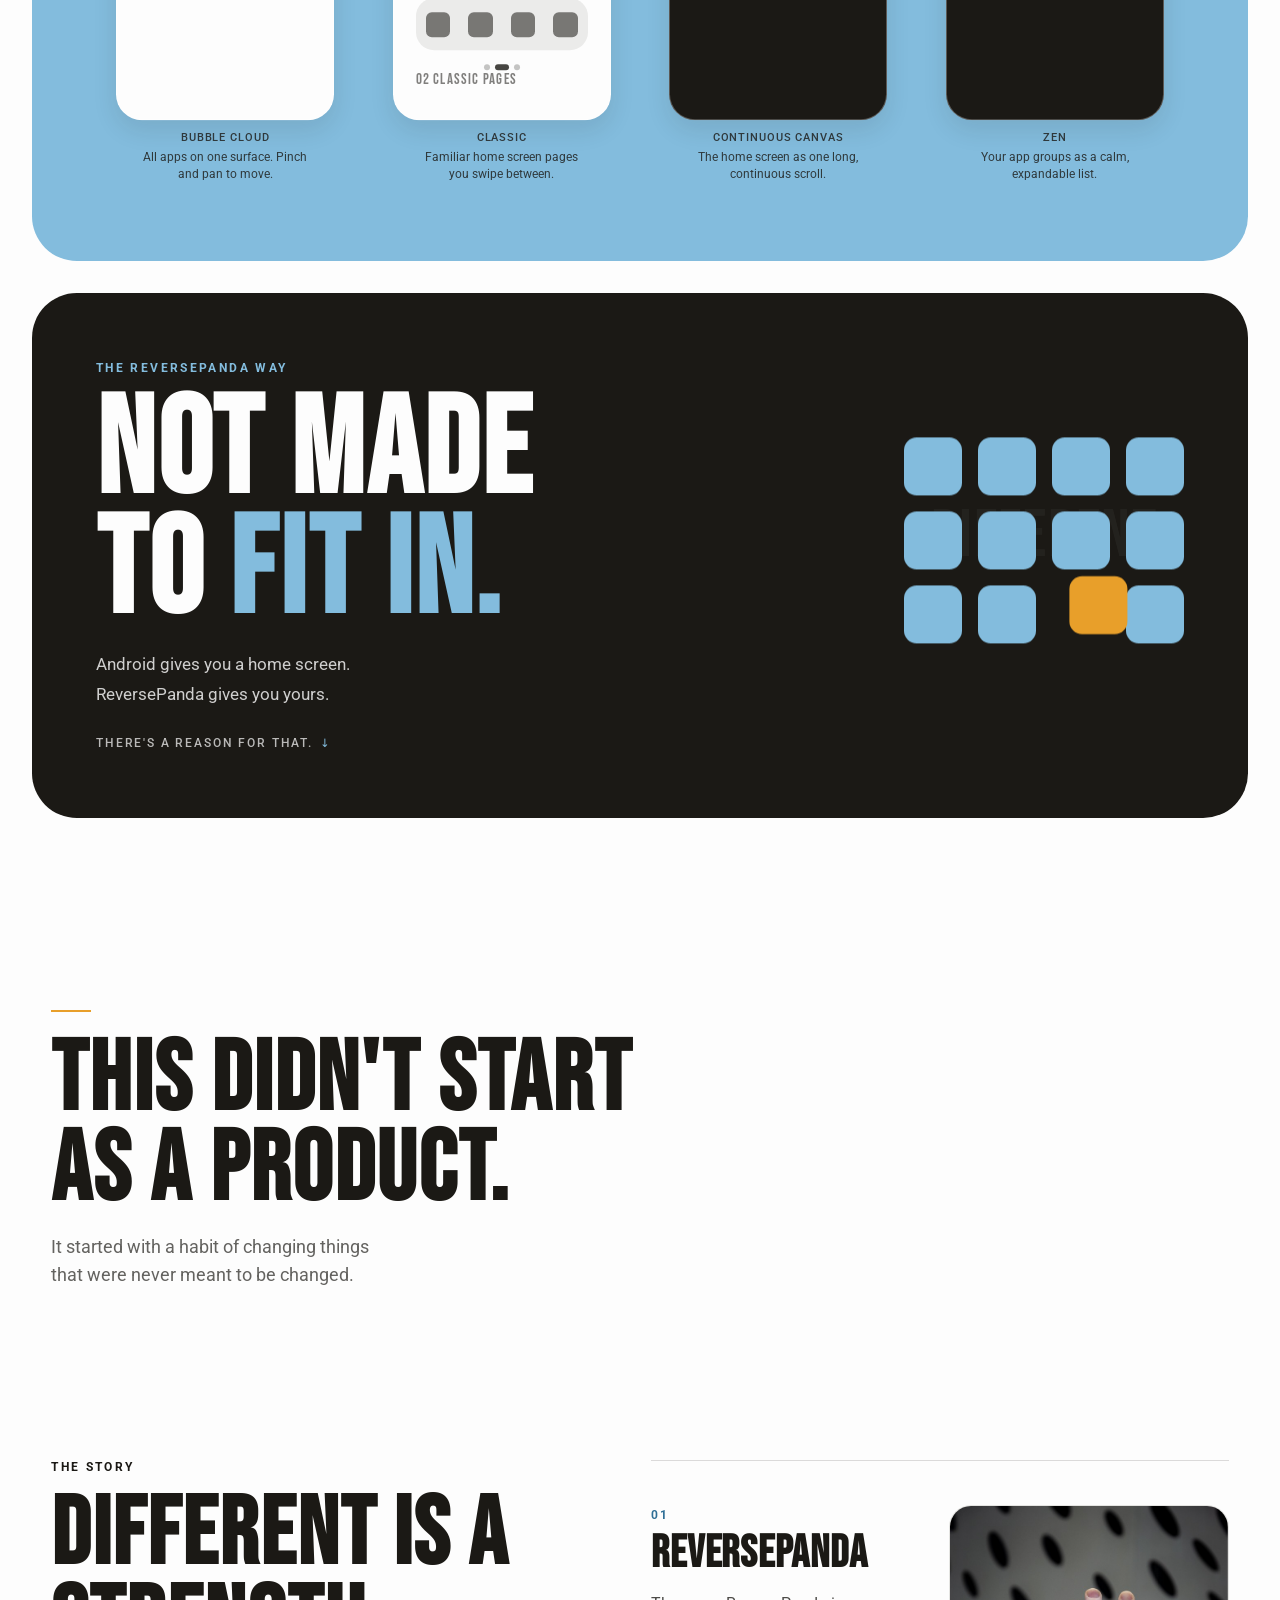
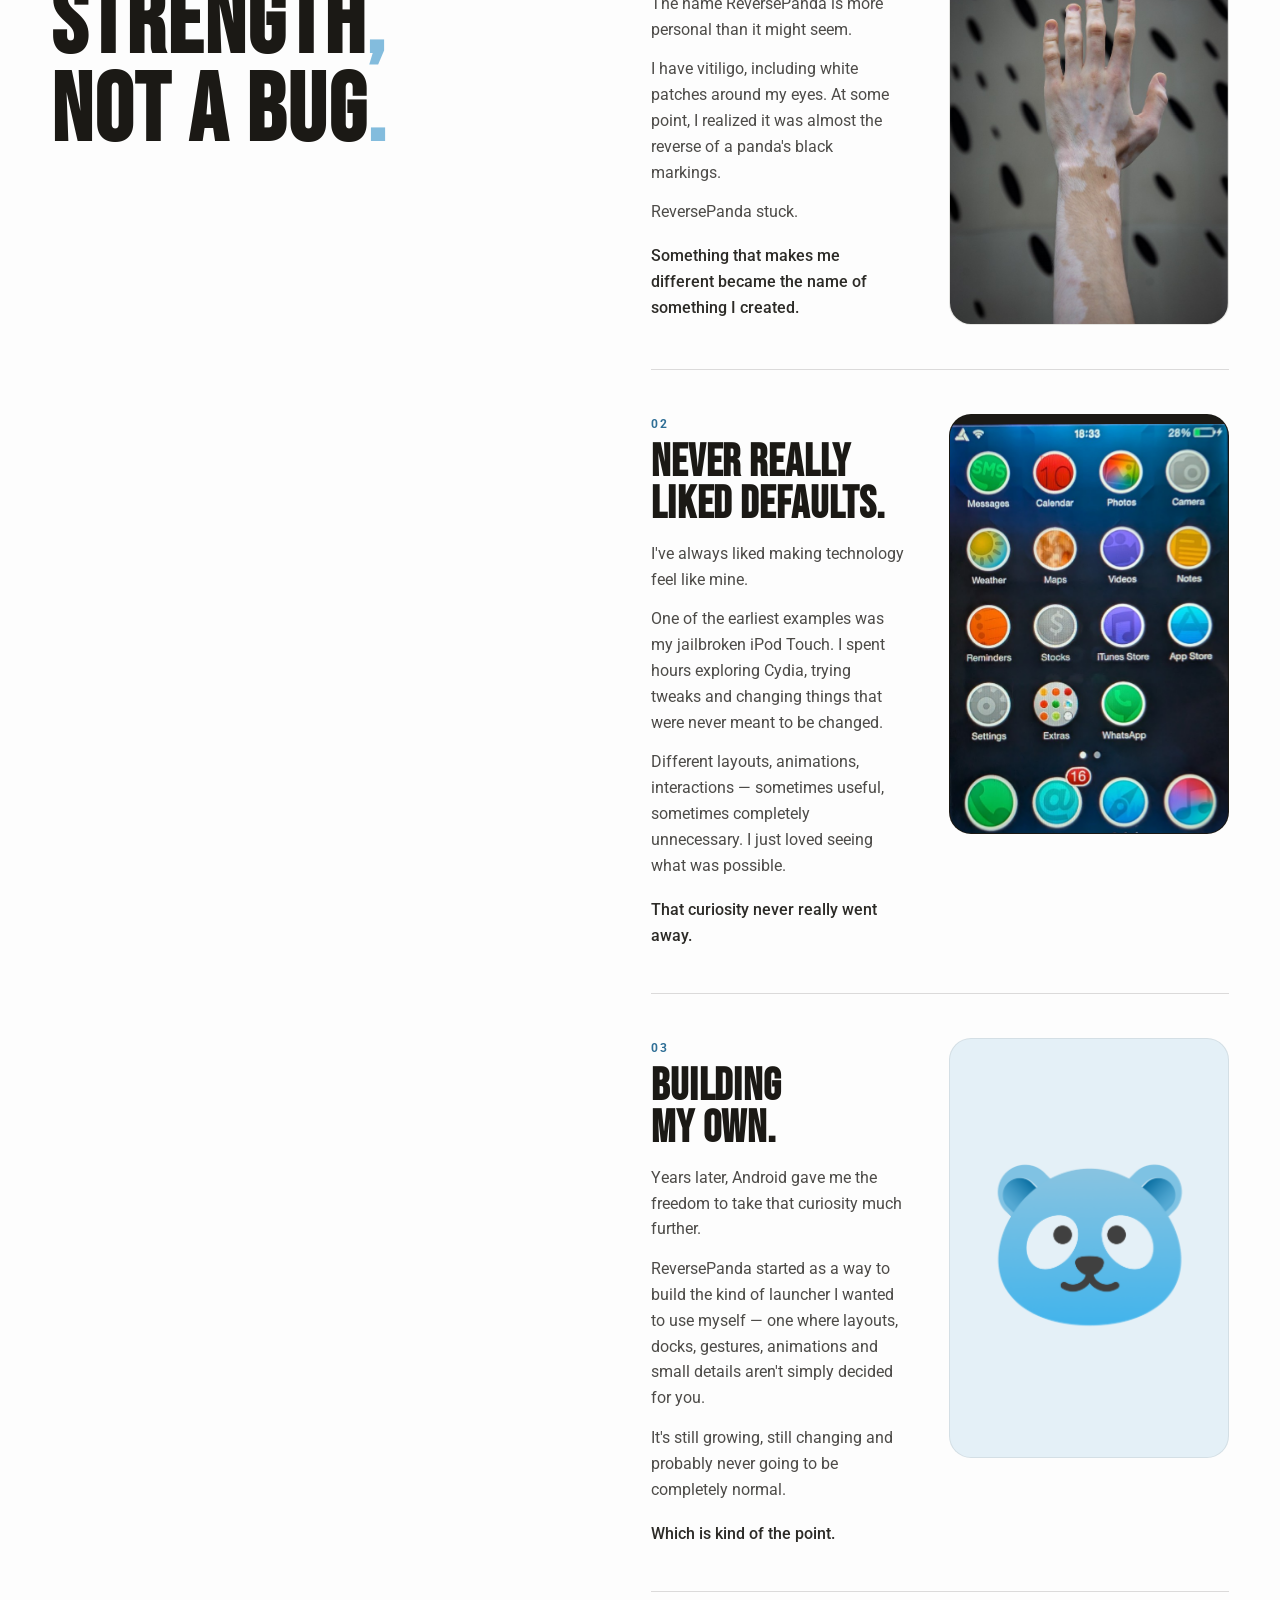
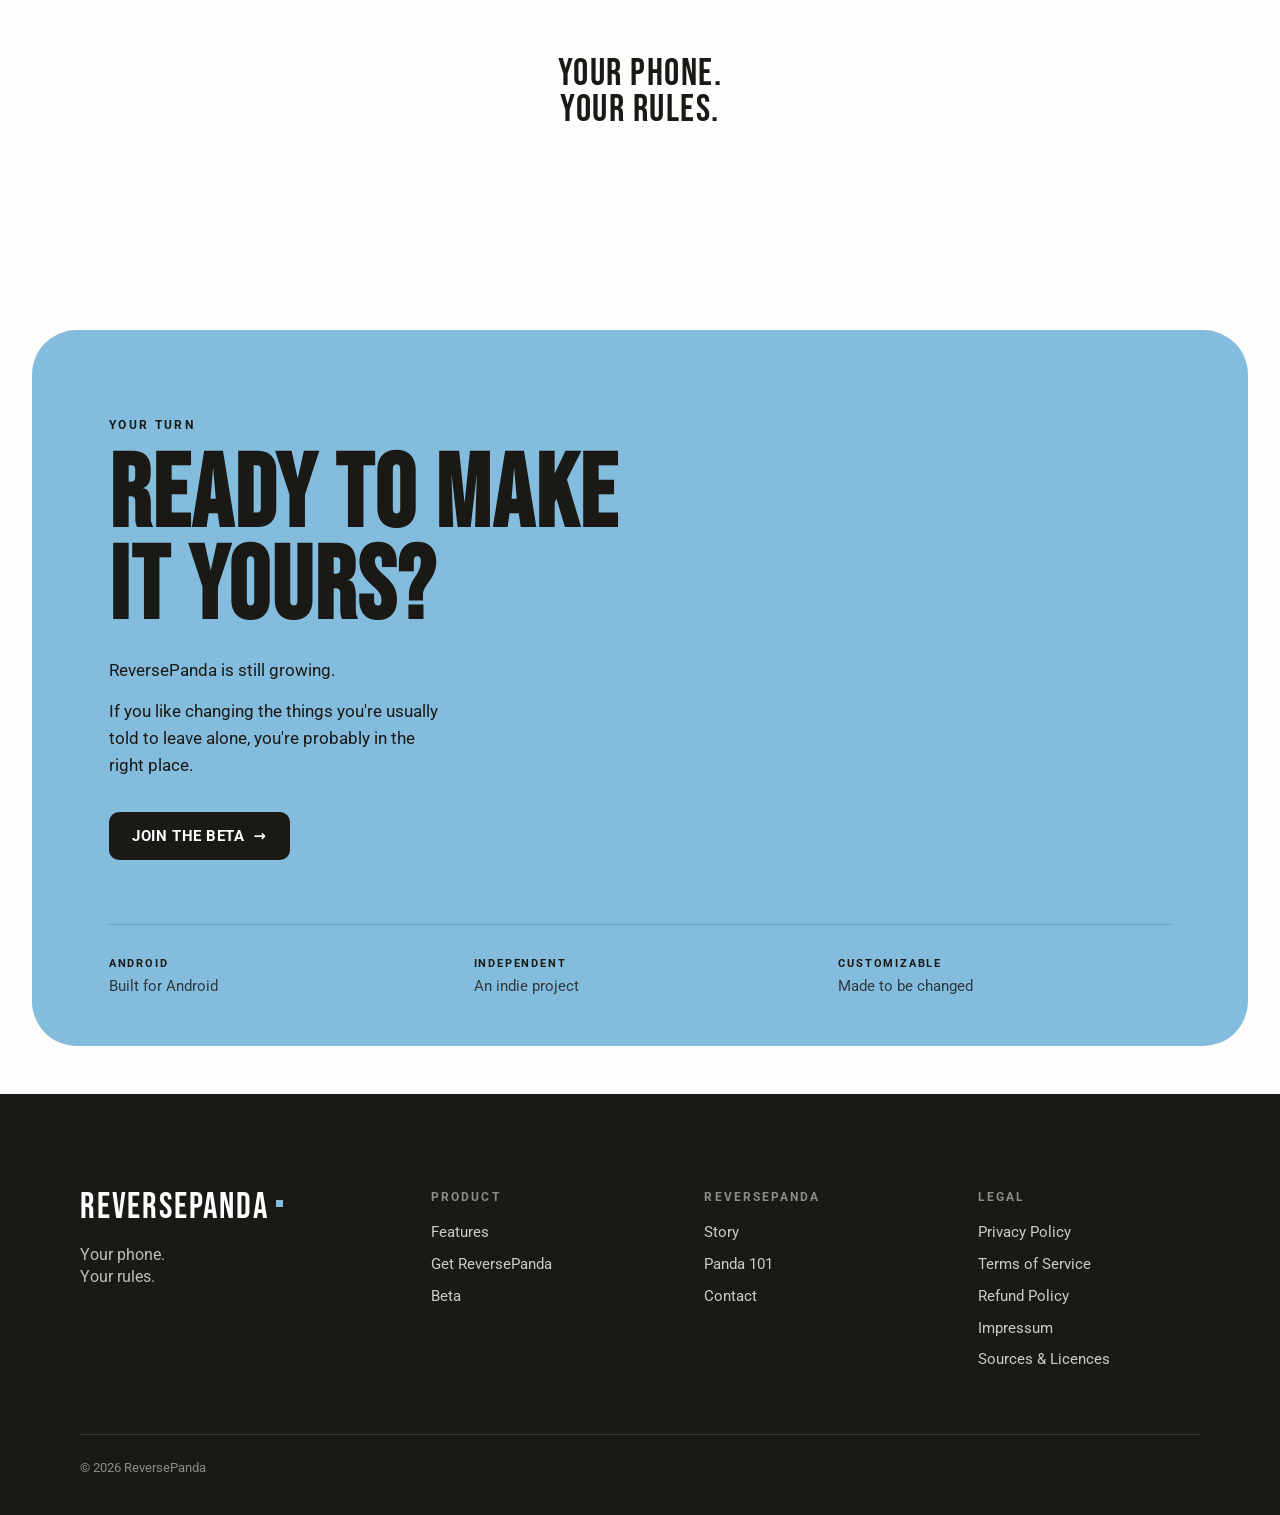
<file: live/index.html>
﻿<!DOCTYPE html>
<html lang="en">
<head>
  <meta charset="UTF-8">
  <meta name="viewport" content="width=device-width, initial-scale=1.0">
  <title>ReversePanda</title>
  <link rel="canonical" href="https://reverse-panda.ch/">
  <meta http-equiv="refresh" content="0; url=/">
  <script>location.replace("/");</script>
</head>
<body>
  <p><a href="/">Continue to ReversePanda</a></p>
</body>
</html>
</file>
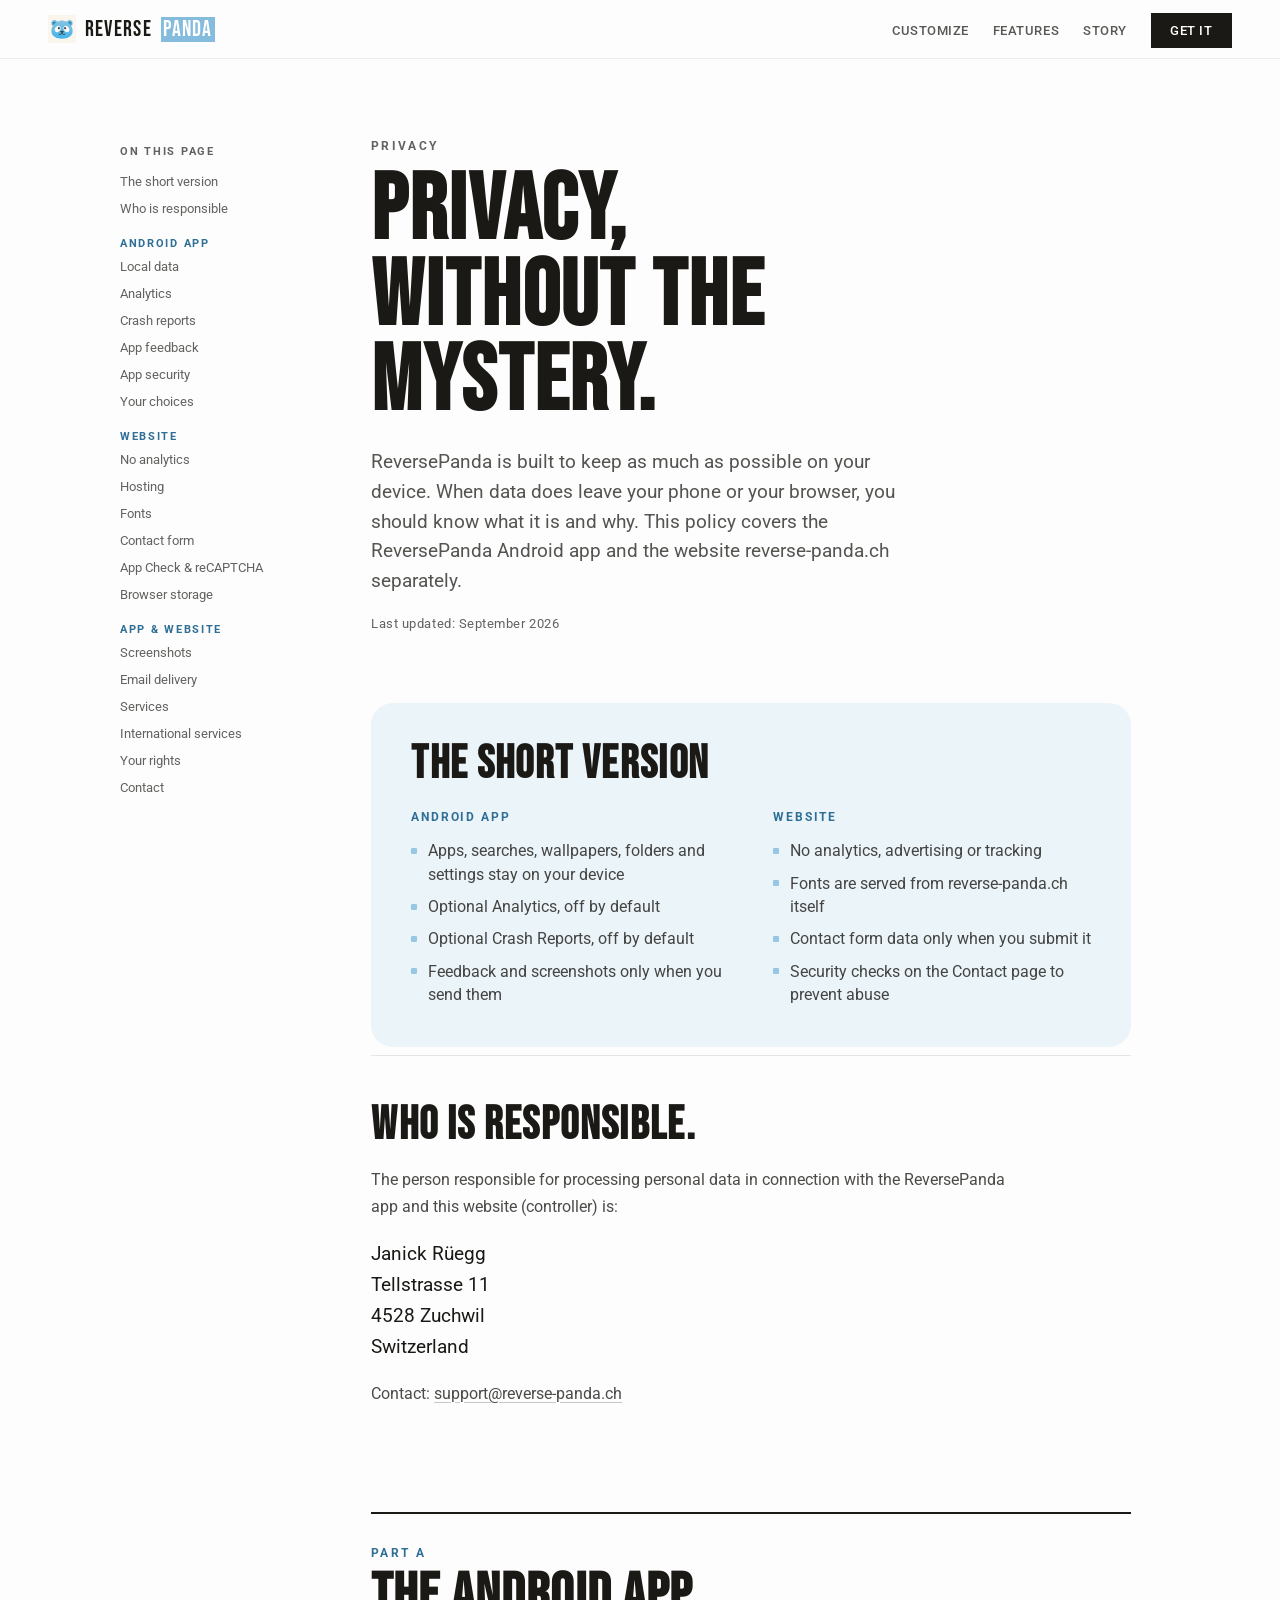
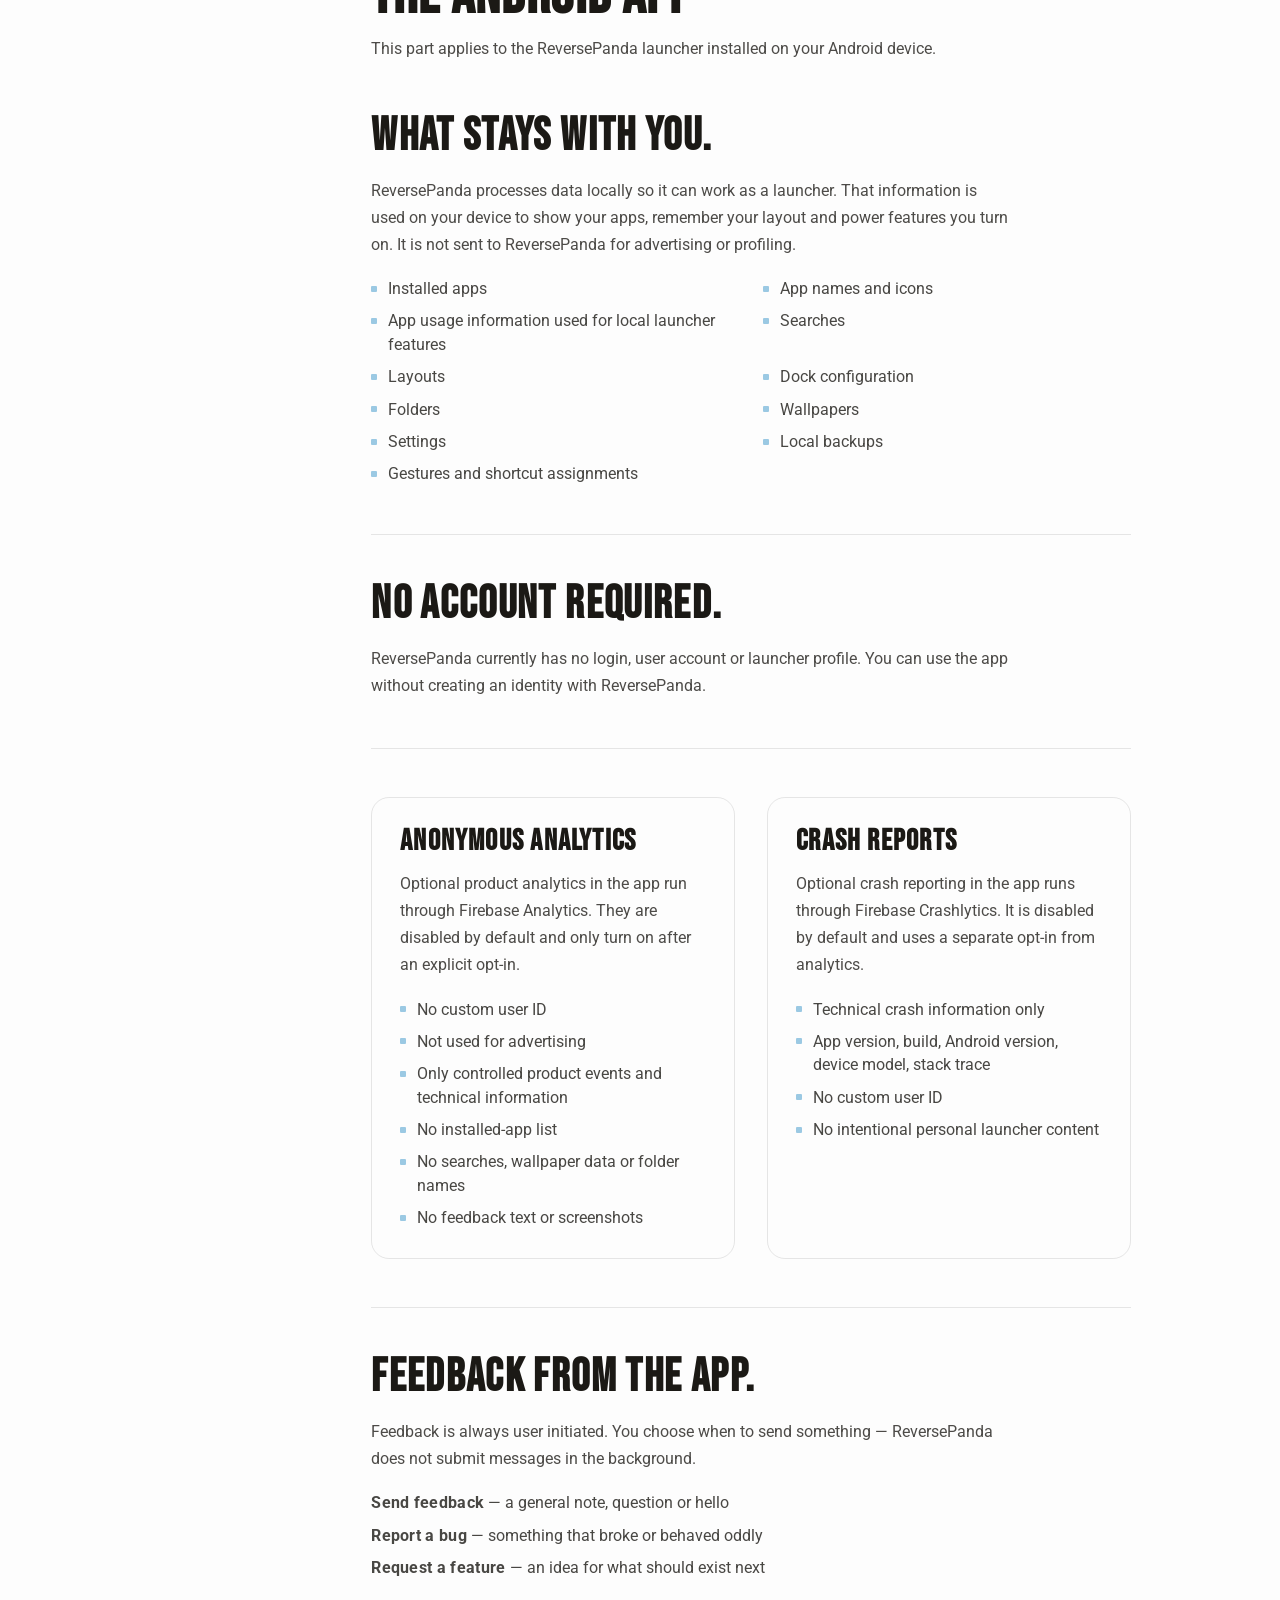
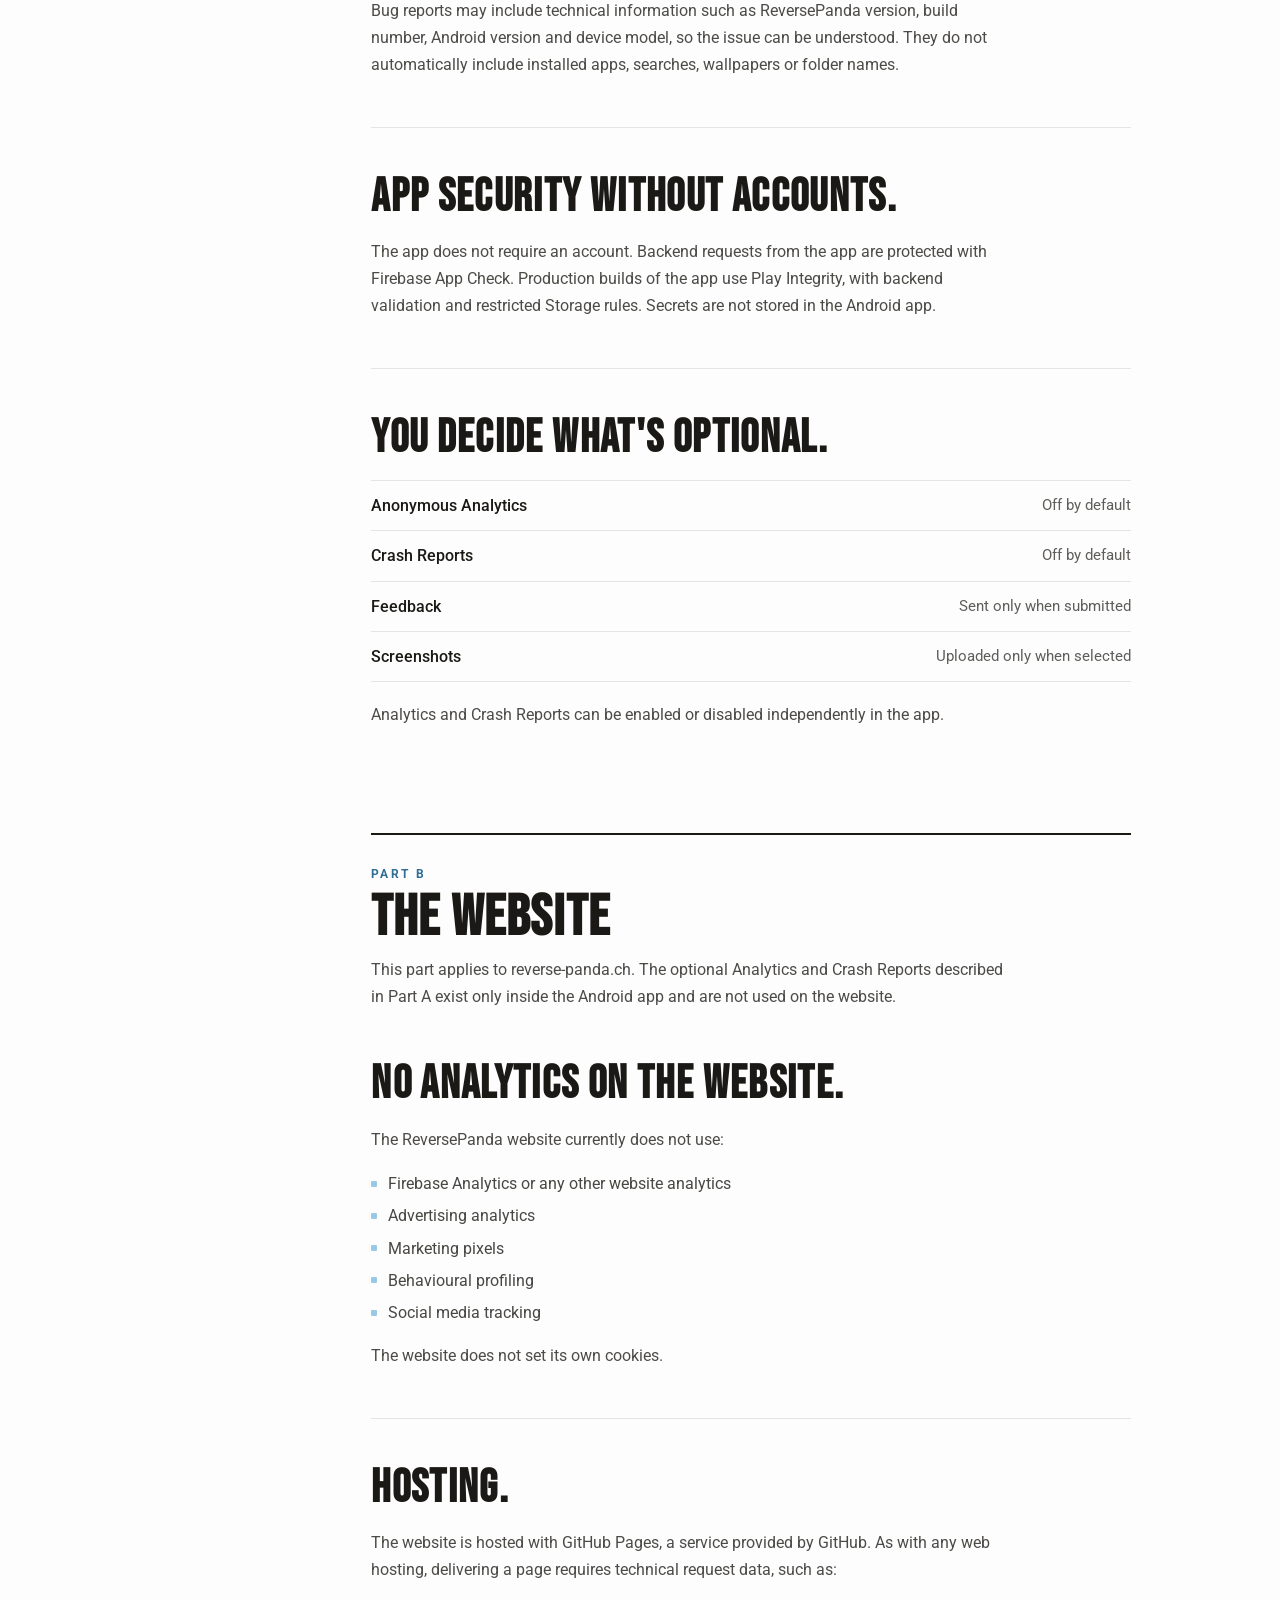
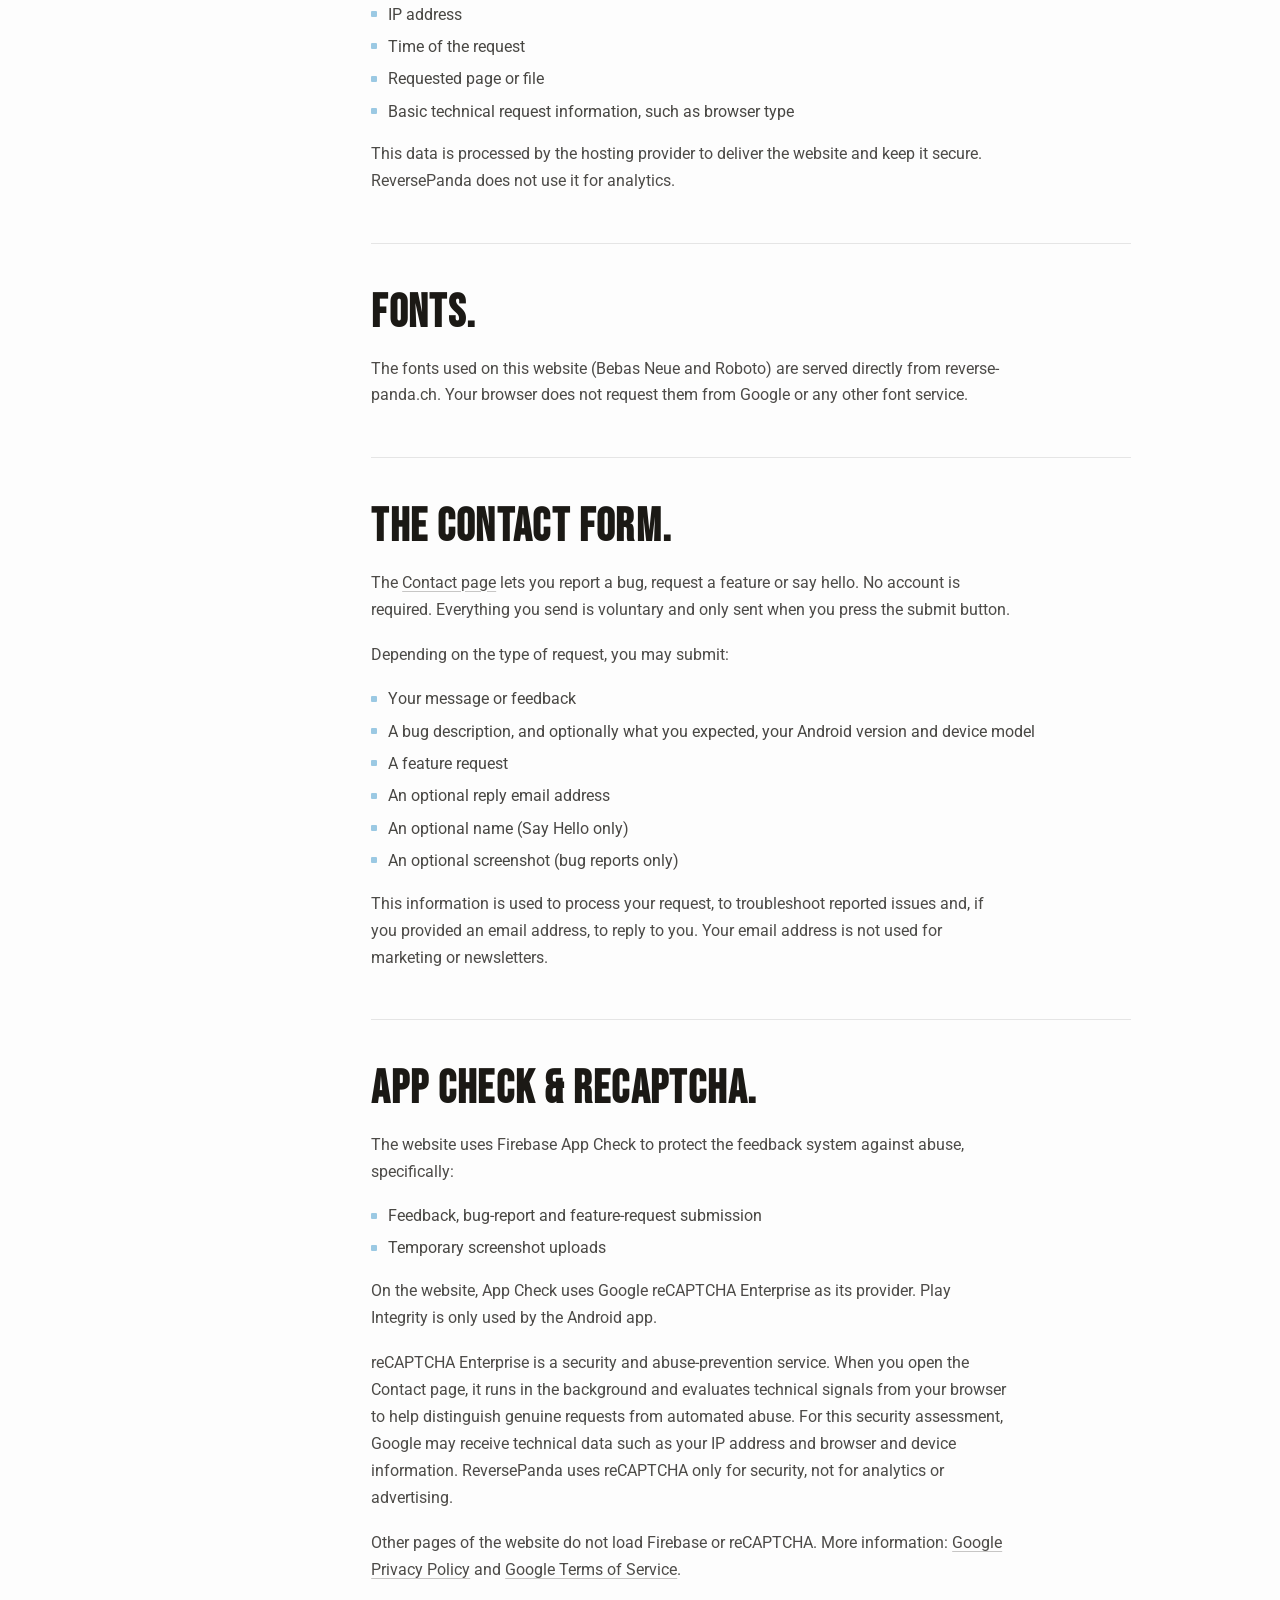
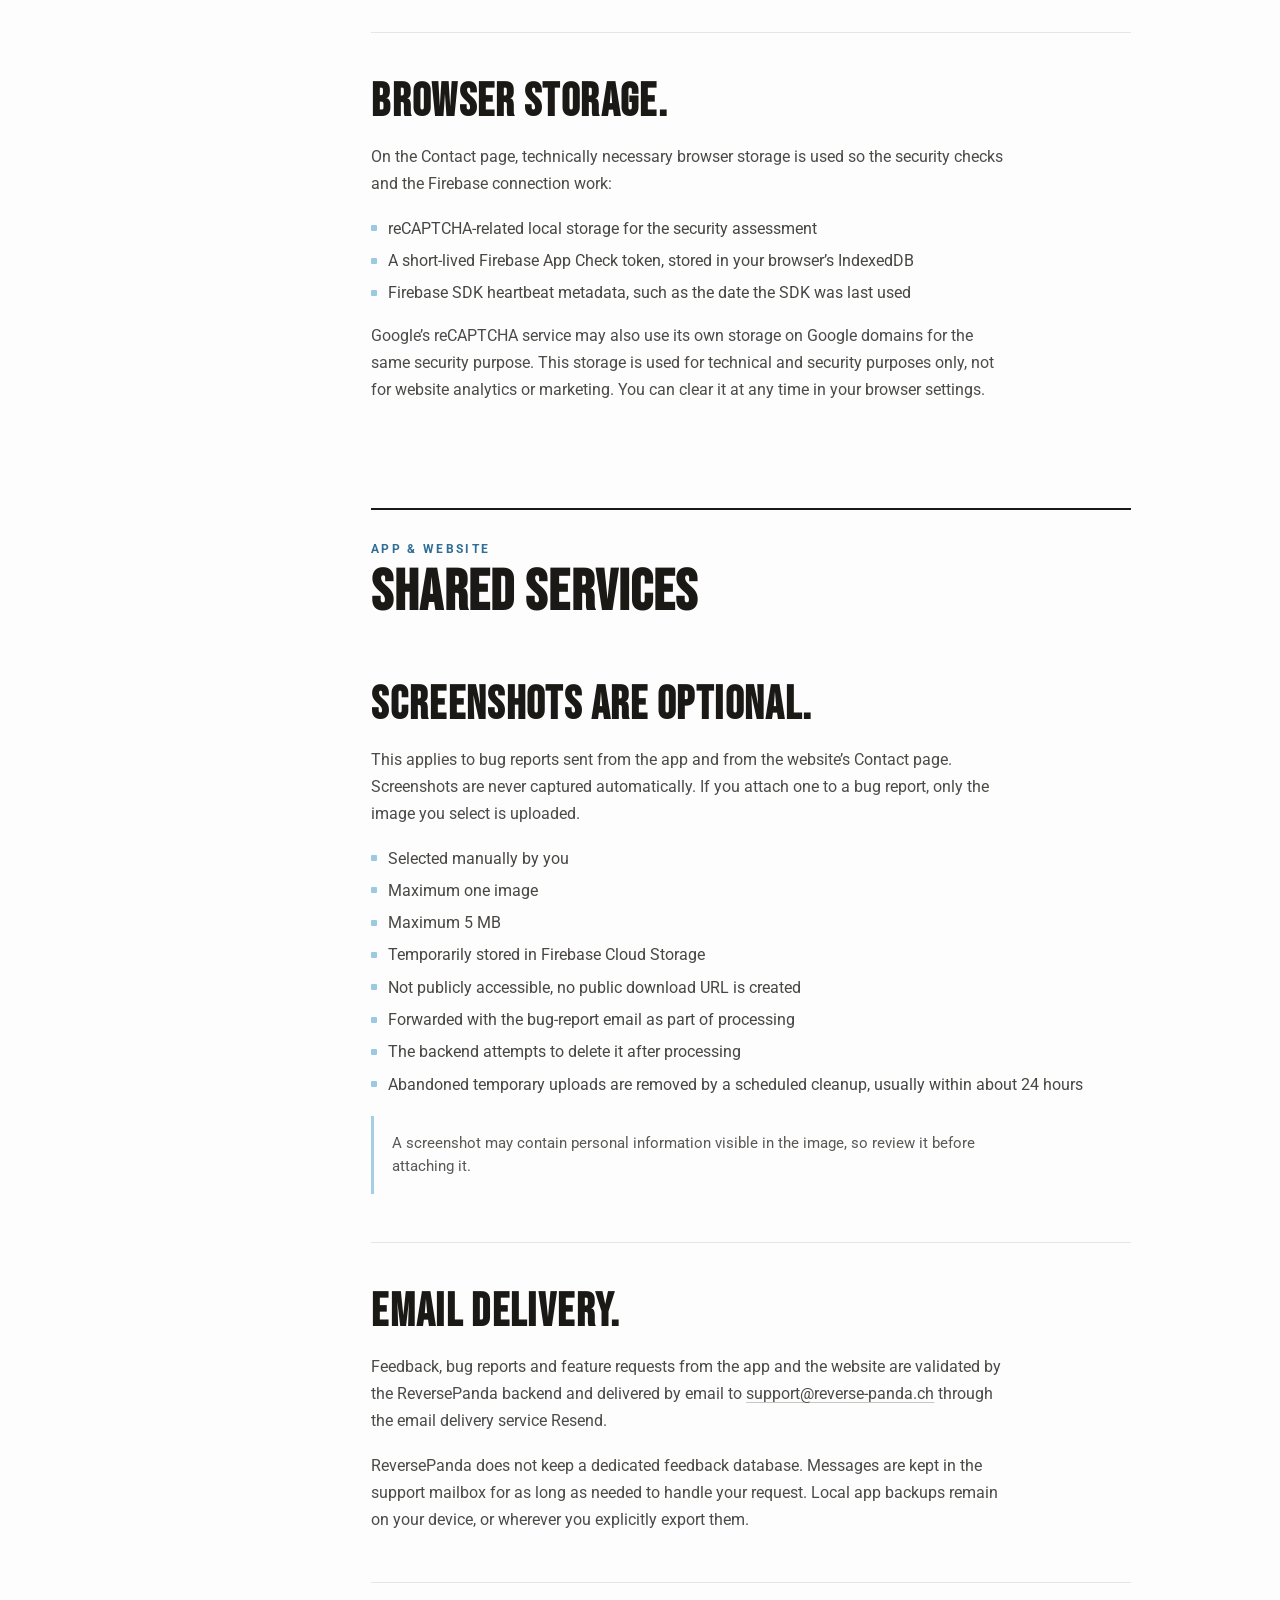
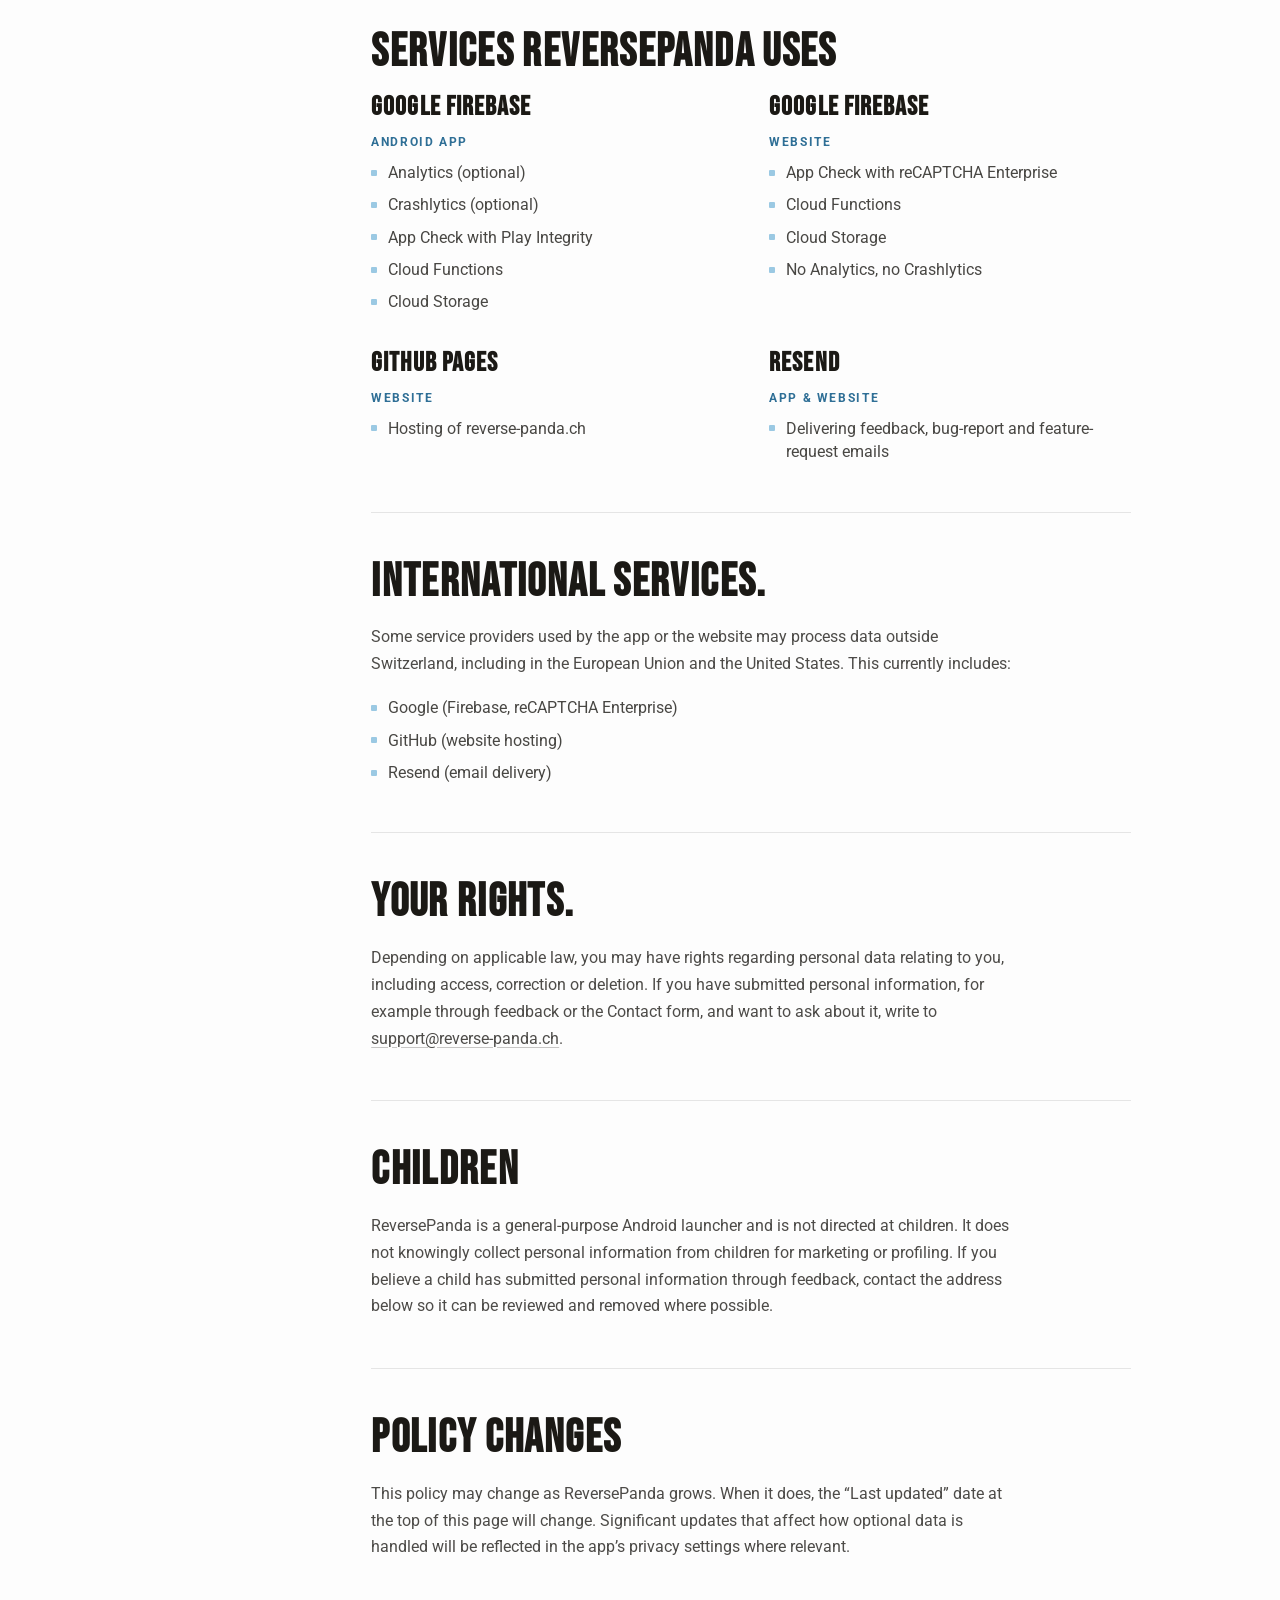
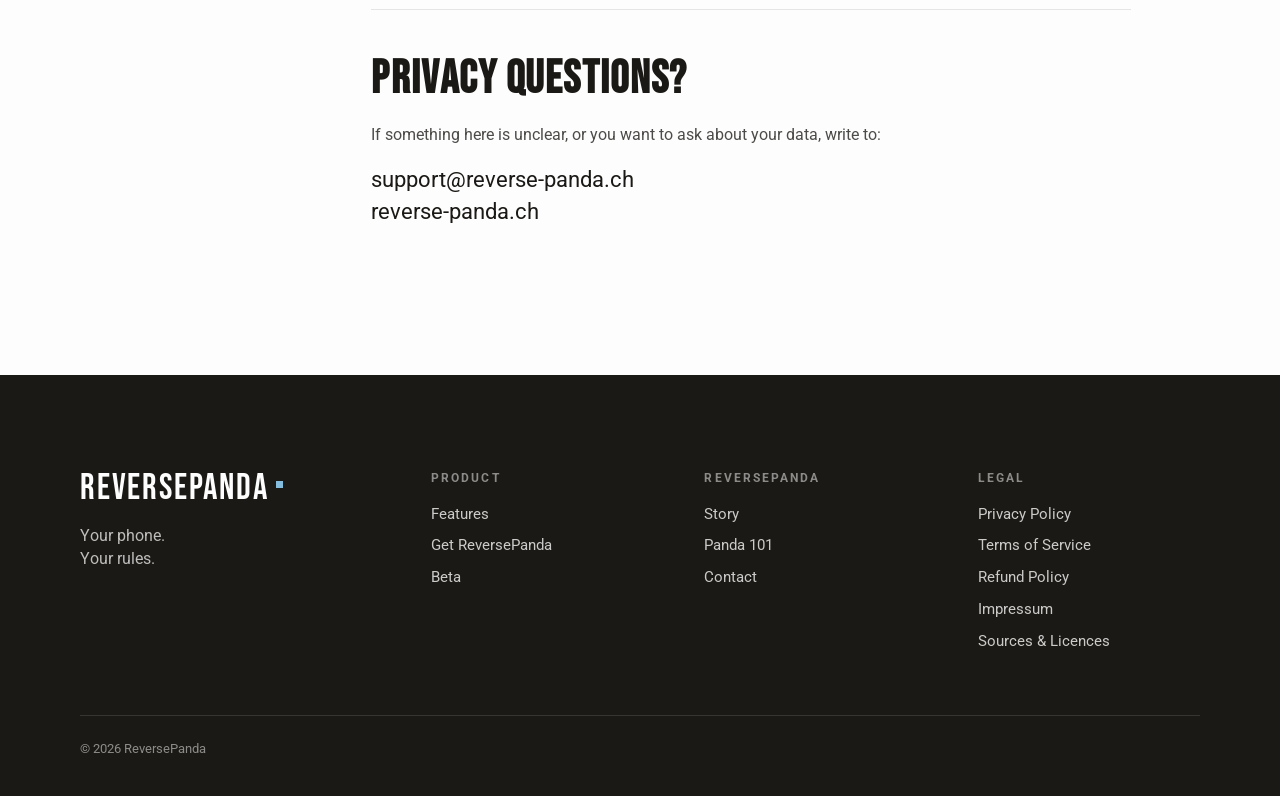
<file: privacy/index.html>
﻿<!DOCTYPE html>
<html lang="en">
<head>
  <meta charset="UTF-8">
  <meta name="viewport" content="width=device-width, initial-scale=1.0">
  <title>Privacy Policy – ReversePanda</title>
  <link rel="canonical" href="https://reverse-panda.ch/privacy.html">
  <meta http-equiv="refresh" content="0; url=/privacy.html">
  <script>location.replace("/privacy.html");</script>
</head>
<body>
  <p><a href="/privacy.html">Continue to the Privacy Policy</a></p>
</body>
</html>
</file>
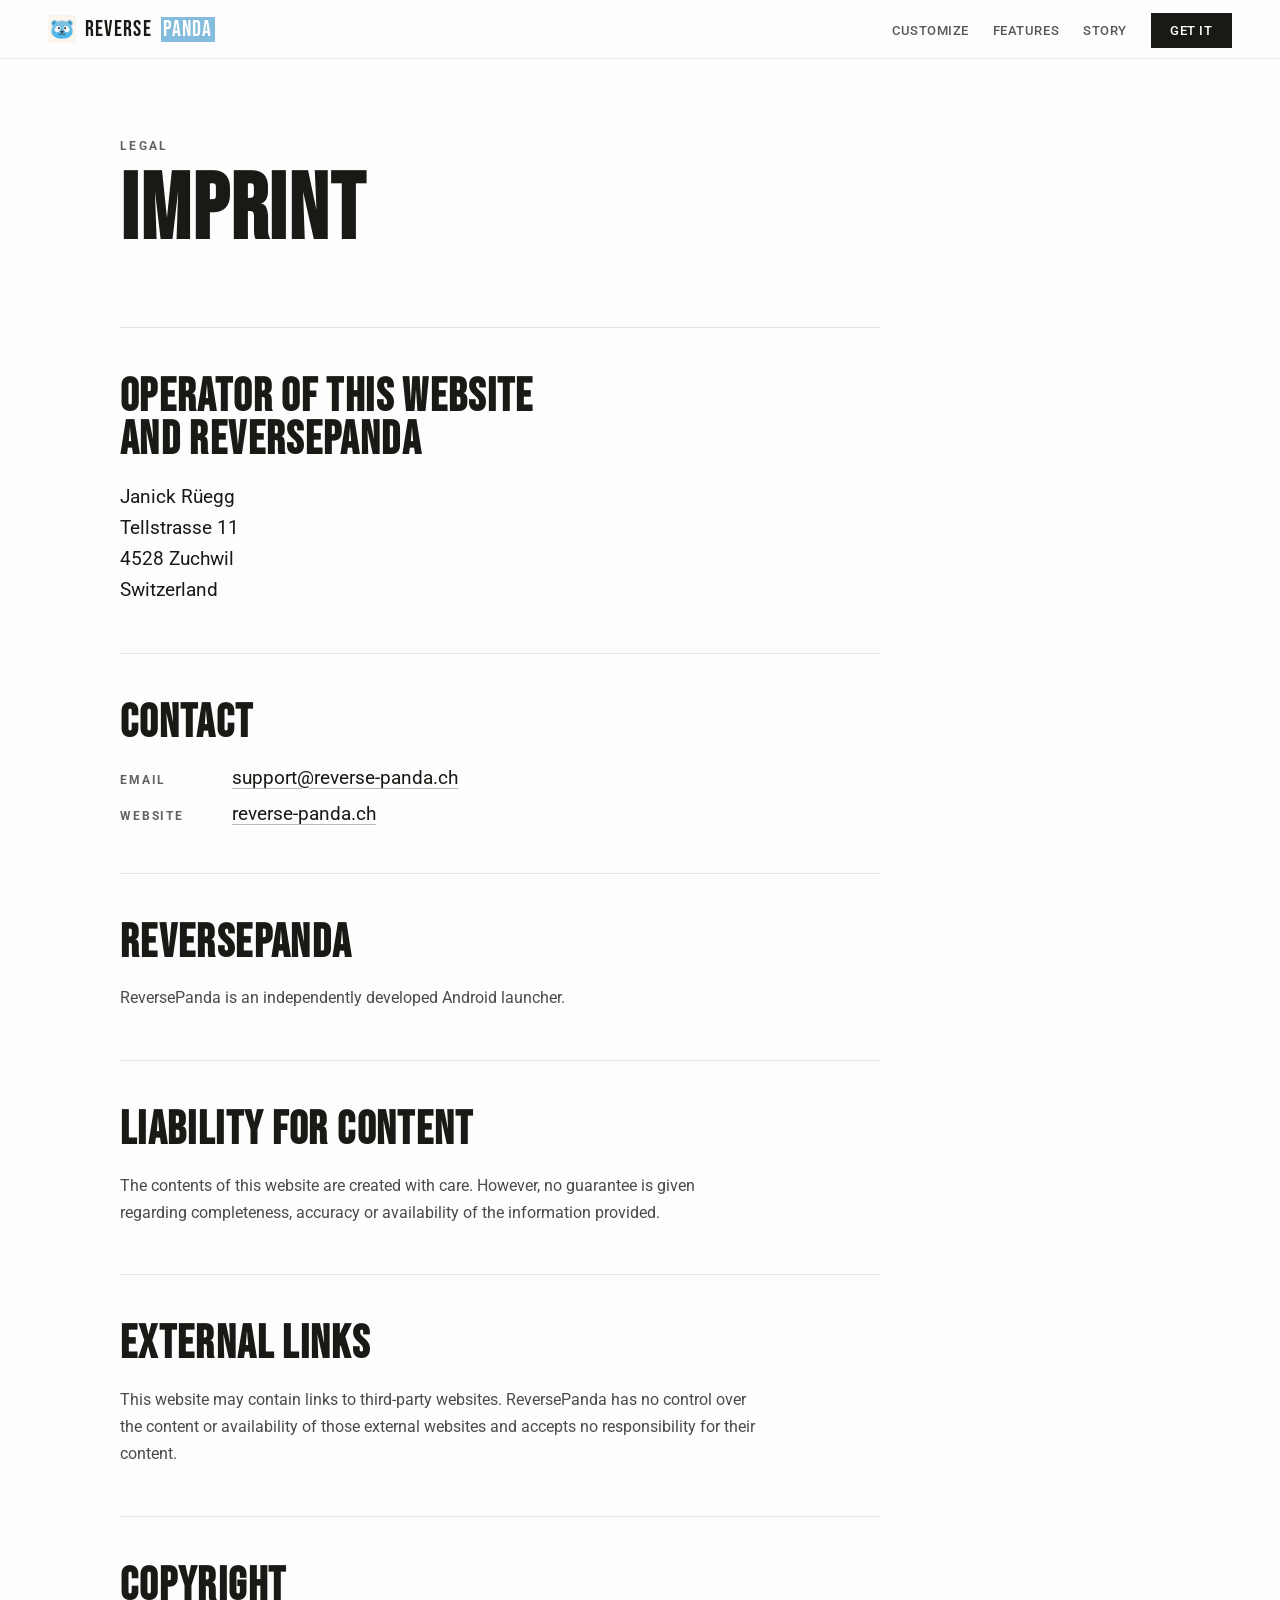
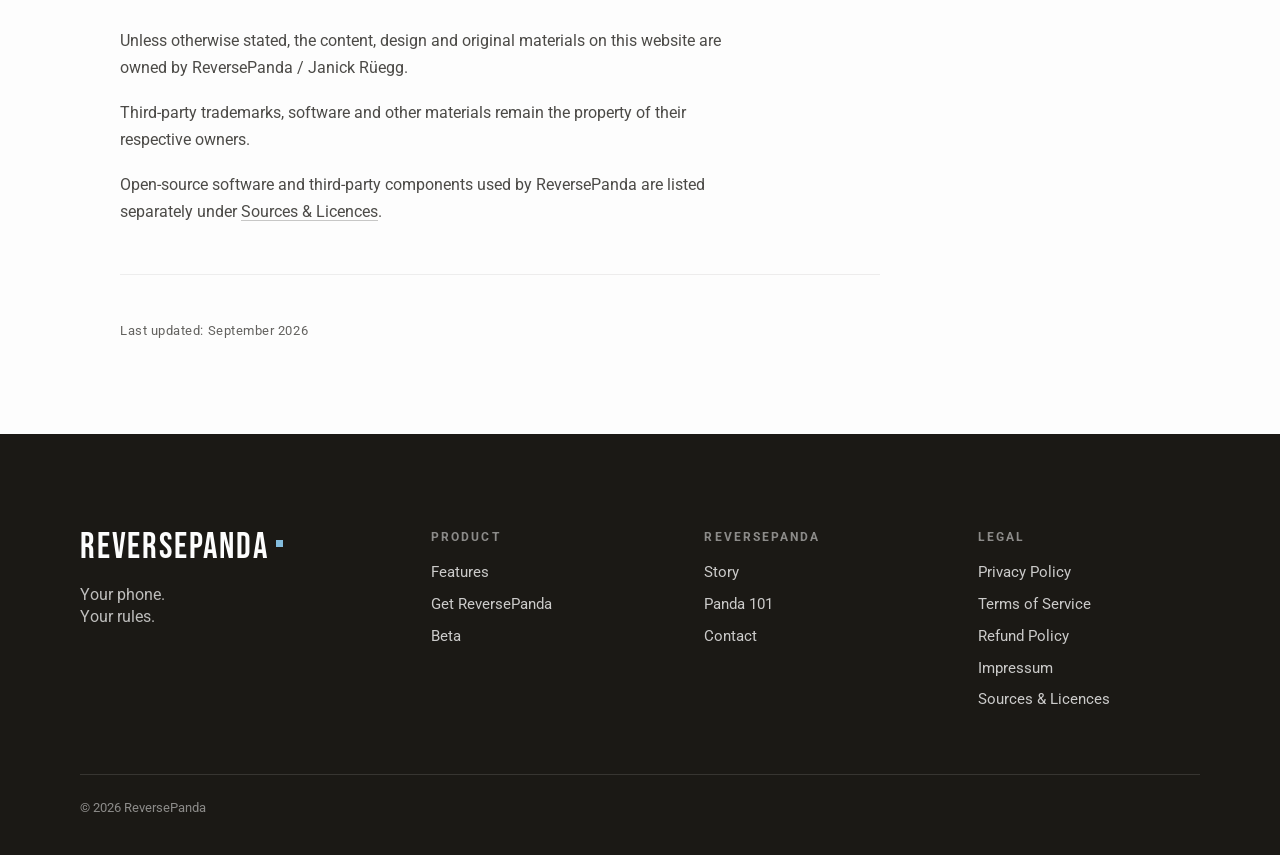
<file: impressum.html>
<!DOCTYPE html>
<html lang="en">
<head>
  <meta charset="UTF-8">
  <meta name="viewport" content="width=device-width, initial-scale=1.0">
  <title>Imprint – ReversePanda</title>
  <meta name="description" content="Imprint and legal information for the ReversePanda website and Android launcher.">
  <meta name="theme-color" content="#FDFDFD">
  <link rel="canonical" href="https://reverse-panda.ch/impressum.html">
  <meta property="og:type" content="website">
  <meta property="og:site_name" content="ReversePanda">
  <meta property="og:title" content="Imprint – ReversePanda">
  <meta property="og:description" content="Imprint and legal information for the ReversePanda website and Android launcher.">
  <meta property="og:url" content="https://reverse-panda.ch/impressum.html">
  <meta property="og:image" content="https://reverse-panda.ch/assets/social/reversepanda-social-preview.jpg">
  <meta property="og:image:type" content="image/jpeg">
  <meta property="og:image:width" content="1200">
  <meta property="og:image:height" content="630">
  <meta property="og:image:alt" content="ReversePanda: Your phone. Your rules. An Android launcher built for people who don't do defaults.">
  <meta name="twitter:card" content="summary_large_image">
  <meta name="twitter:title" content="Imprint – ReversePanda">
  <meta name="twitter:description" content="Imprint and legal information for the ReversePanda website and Android launcher.">
  <meta name="twitter:image" content="https://reverse-panda.ch/assets/social/reversepanda-social-preview.jpg">
  <meta name="twitter:image:alt" content="ReversePanda: Your phone. Your rules. An Android launcher built for people who don't do defaults.">
  <link rel="icon" type="image/png" href="assets/logo/reverse-panda-logo-192.png">
  <link rel="apple-touch-icon" href="assets/logo/reverse-panda-logo-192.png">
  <link rel="preload" href="assets/fonts/bebasneue-JTUSjIg69CK48gW7PXoo9Wlhyw.woff2" as="font" type="font/woff2" crossorigin>
  <link rel="preload" href="assets/fonts/roboto-KFO7CnqEu92Fr1ME7kSn66aGLdTylUAMa3yUBA.woff2" as="font" type="font/woff2" crossorigin>
  <link rel="stylesheet" href="assets/fonts/fonts.css">
  <link rel="stylesheet" href="styles.css">
</head>
<body class="page-privacy page-imprint">

  <a class="skip-link" href="#main-content">Skip to main content</a>

  <header class="site-header" id="top">
    <nav class="primary-nav" id="primary-nav" aria-label="Primary">
      <a href="index.html" class="nav-logo">
        <img src="assets/logo/reverse-panda-logo-192.png" alt="" width="28" height="28">
        REVERSE<span class="brand-panda">PANDA</span>
      </a>
      <ul class="nav-links">
        <li><a href="index.html#showcase">Customize</a></li>
        <li><a href="index.html#compare">Features</a></li>
        <li><a href="index.html#story">Story</a></li>
        <li><a href="index.html#download" class="nav-cta">Get it</a></li>
      </ul>
      <button class="nav-toggle" type="button" aria-expanded="false" aria-controls="mobile-nav">Menu</button>
    </nav>
    <div class="mobile-nav" id="mobile-nav" hidden>
      <a href="index.html#showcase">Customize</a>
      <a href="index.html#compare">Features</a>
      <a href="index.html#story">Story</a>
      <a href="index.html#download">Get it</a>
    </div>
  </header>

  <div class="privacy-shell privacy-shell--single">
    <main id="main-content" class="privacy-page">
      <header class="privacy-hero">
        <p class="privacy-hero__label">LEGAL</p>
        <h1 class="privacy-hero__title">IMPRINT</h1>
      </header>

      <section class="privacy-section" id="operator" aria-labelledby="operator-heading">
        <h2 class="privacy-section__title" id="operator-heading">OPERATOR OF THIS WEBSITE<br>AND REVERSEPANDA</h2>
        <address class="imprint-address">
          Janick Rüegg<br>
          Tellstrasse 11<br>
          4528 Zuchwil<br>
          Switzerland
        </address>
      </section>

      <section class="privacy-section" id="contact" aria-labelledby="contact-heading">
        <h2 class="privacy-section__title" id="contact-heading">CONTACT</h2>
        <dl class="imprint-contact">
          <div class="imprint-contact__row">
            <dt>Email</dt>
            <dd><a href="mailto:support@reverse-panda.ch">support@reverse-panda.ch</a></dd>
          </div>
          <div class="imprint-contact__row">
            <dt>Website</dt>
            <dd><a href="https://reverse-panda.ch">reverse-panda.ch</a></dd>
          </div>
        </dl>
      </section>

      <section class="privacy-section" id="reversepanda" aria-labelledby="reversepanda-heading">
        <h2 class="privacy-section__title" id="reversepanda-heading">REVERSEPANDA</h2>
        <p class="privacy-prose">
          ReversePanda is an independently developed Android launcher.
        </p>
      </section>

      <section class="privacy-section" id="liability" aria-labelledby="liability-heading">
        <h2 class="privacy-section__title" id="liability-heading">LIABILITY FOR CONTENT</h2>
        <p class="privacy-prose">
          The contents of this website are created with care. However, no guarantee is
          given regarding completeness, accuracy or availability of the information provided.
        </p>
      </section>

      <section class="privacy-section" id="external-links" aria-labelledby="links-heading">
        <h2 class="privacy-section__title" id="links-heading">EXTERNAL LINKS</h2>
        <p class="privacy-prose">
          This website may contain links to third-party websites. ReversePanda has no control
          over the content or availability of those external websites and accepts no
          responsibility for their content.
        </p>
      </section>

      <section class="privacy-section" id="copyright" aria-labelledby="copyright-heading">
        <h2 class="privacy-section__title" id="copyright-heading">COPYRIGHT</h2>
        <p class="privacy-prose">
          Unless otherwise stated, the content, design and original materials on this website
          are owned by ReversePanda / Janick Rüegg.
        </p>
        <p class="privacy-prose">
          Third-party trademarks, software and other materials remain the property of their
          respective owners.
        </p>
        <p class="privacy-prose">
          Open-source software and third-party components used by ReversePanda are listed
          separately under <a class="imprint-link" href="/licenses.html">Sources &amp; Licences</a>.
        </p>
      </section>

      <p class="privacy-hero__updated imprint-updated">Last updated: September 2026</p>
    </main>
  </div>

  <footer class="site-footer">
    <div class="site-footer__inner">
      <div class="site-footer__grid">
        <div class="site-footer__brand">
          <a class="site-footer__wordmark" href="index.html">
            REVERSEPANDA
            <span class="site-footer__mark" aria-hidden="true"></span>
          </a>
          <p class="site-footer__tagline">Your phone.<br>Your rules.</p>
        </div>

        <nav class="site-footer__col" aria-labelledby="footer-heading-product">
          <h2 class="site-footer__heading" id="footer-heading-product">Product</h2>
          <ul class="site-footer__links">
            <li><a href="index.html#compare">Features</a></li>
            <li><a href="index.html#download">Get ReversePanda</a></li>
            <li>
              <a href="mailto:beta@reverse-panda.ch?subject=ReversePanda%20Beta&amp;body=Hi%2C%0A%0AI%27d%20like%20to%20join%20the%20ReversePanda%20beta.">Beta</a>
            </li>
          </ul>
        </nav>

        <nav class="site-footer__col" aria-labelledby="footer-heading-rp">
          <h2 class="site-footer__heading" id="footer-heading-rp">ReversePanda</h2>
          <ul class="site-footer__links">
            <li><a href="index.html#story">Story</a></li>
            <li><a href="/panda-101.html">Panda 101</a></li>
            <li><a href="contact.html">Contact</a></li>
          </ul>
        </nav>

        <nav class="site-footer__col" aria-labelledby="footer-heading-legal">
          <h2 class="site-footer__heading" id="footer-heading-legal">Legal</h2>
          <ul class="site-footer__links">
            <li><a href="/privacy.html">Privacy Policy</a></li>
            <li><a href="/terms.html">Terms of Service</a></li>
            <li><a href="/refunds.html">Refund Policy</a></li>
            <li><a href="/impressum.html" aria-current="page">Impressum</a></li>
            <li><a href="/licenses.html">Sources &amp; Licences</a></li>
          </ul>
        </nav>
      </div>

      <div class="site-footer__bottom">
        <p class="site-footer__copy">© 2026 ReversePanda</p>
      </div>
    </div>
  </footer>

  <script src="script.js"></script>
</body>
</html>
</file>
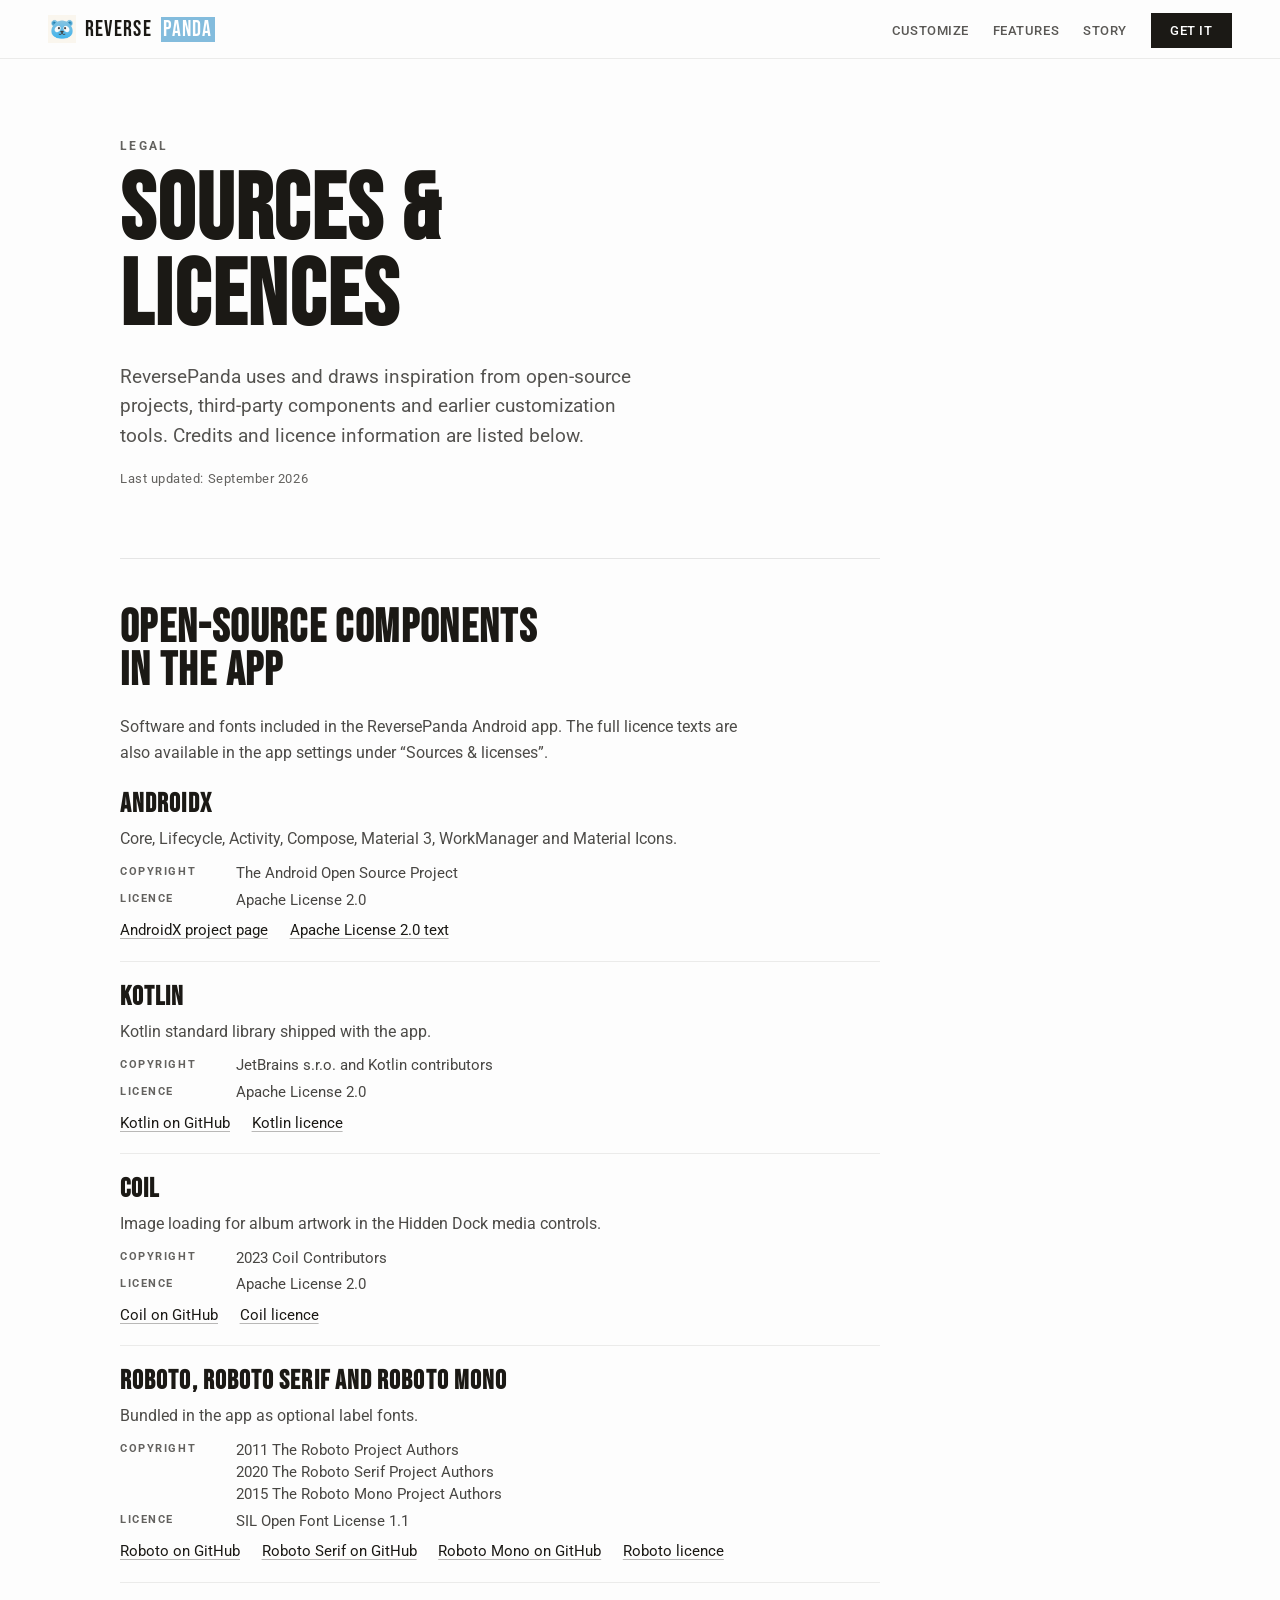
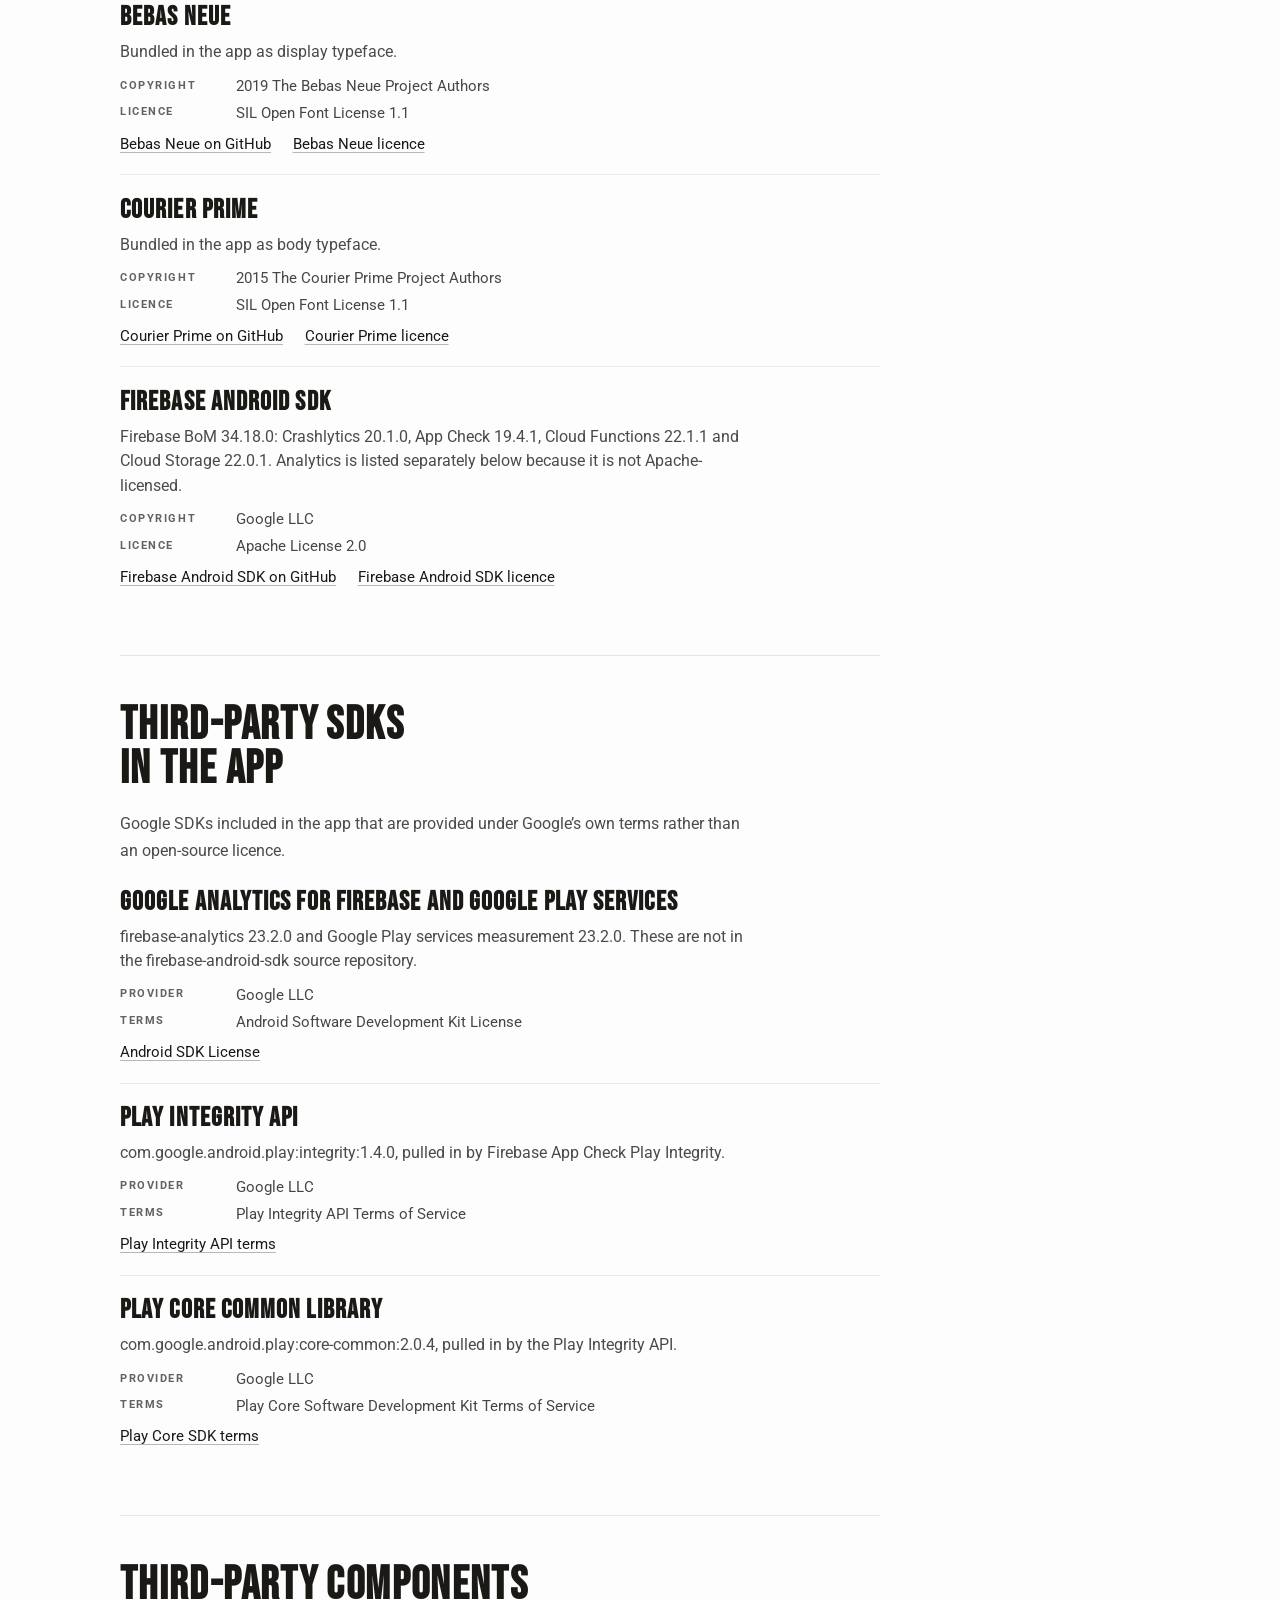
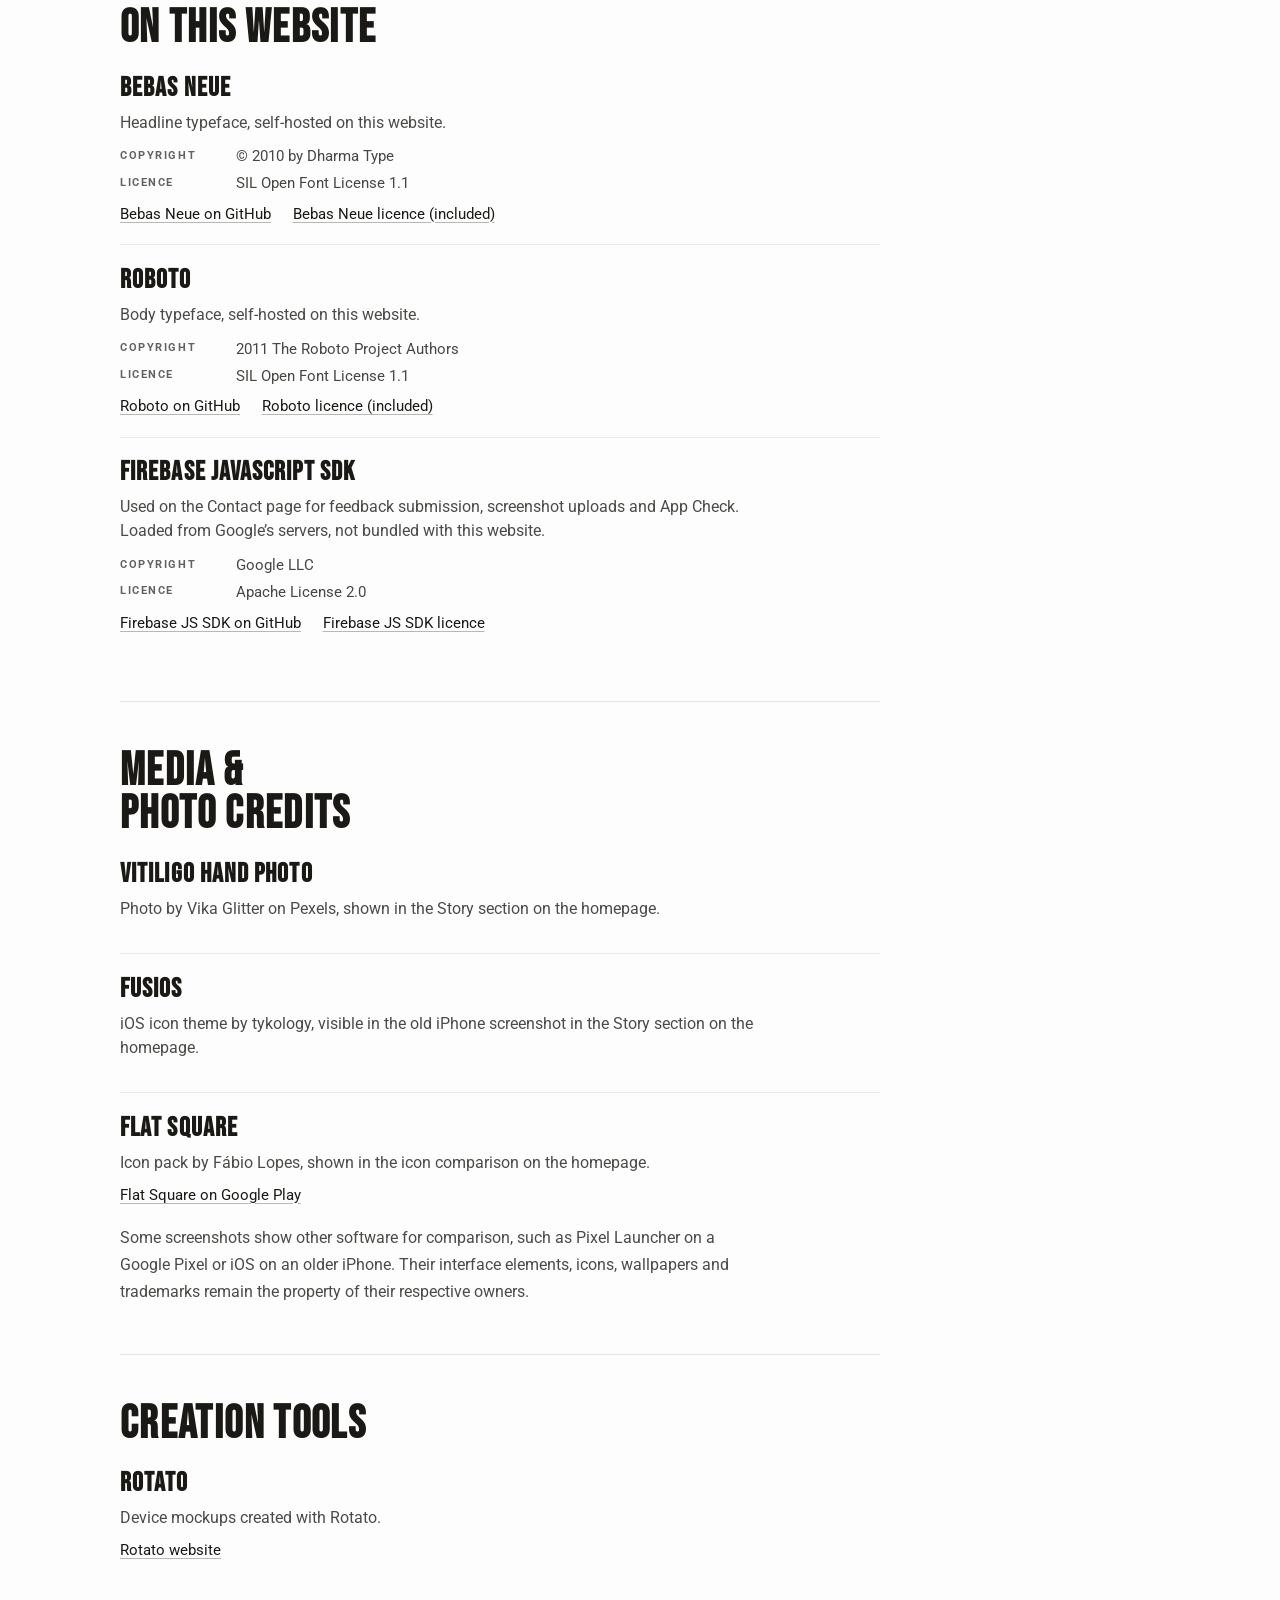
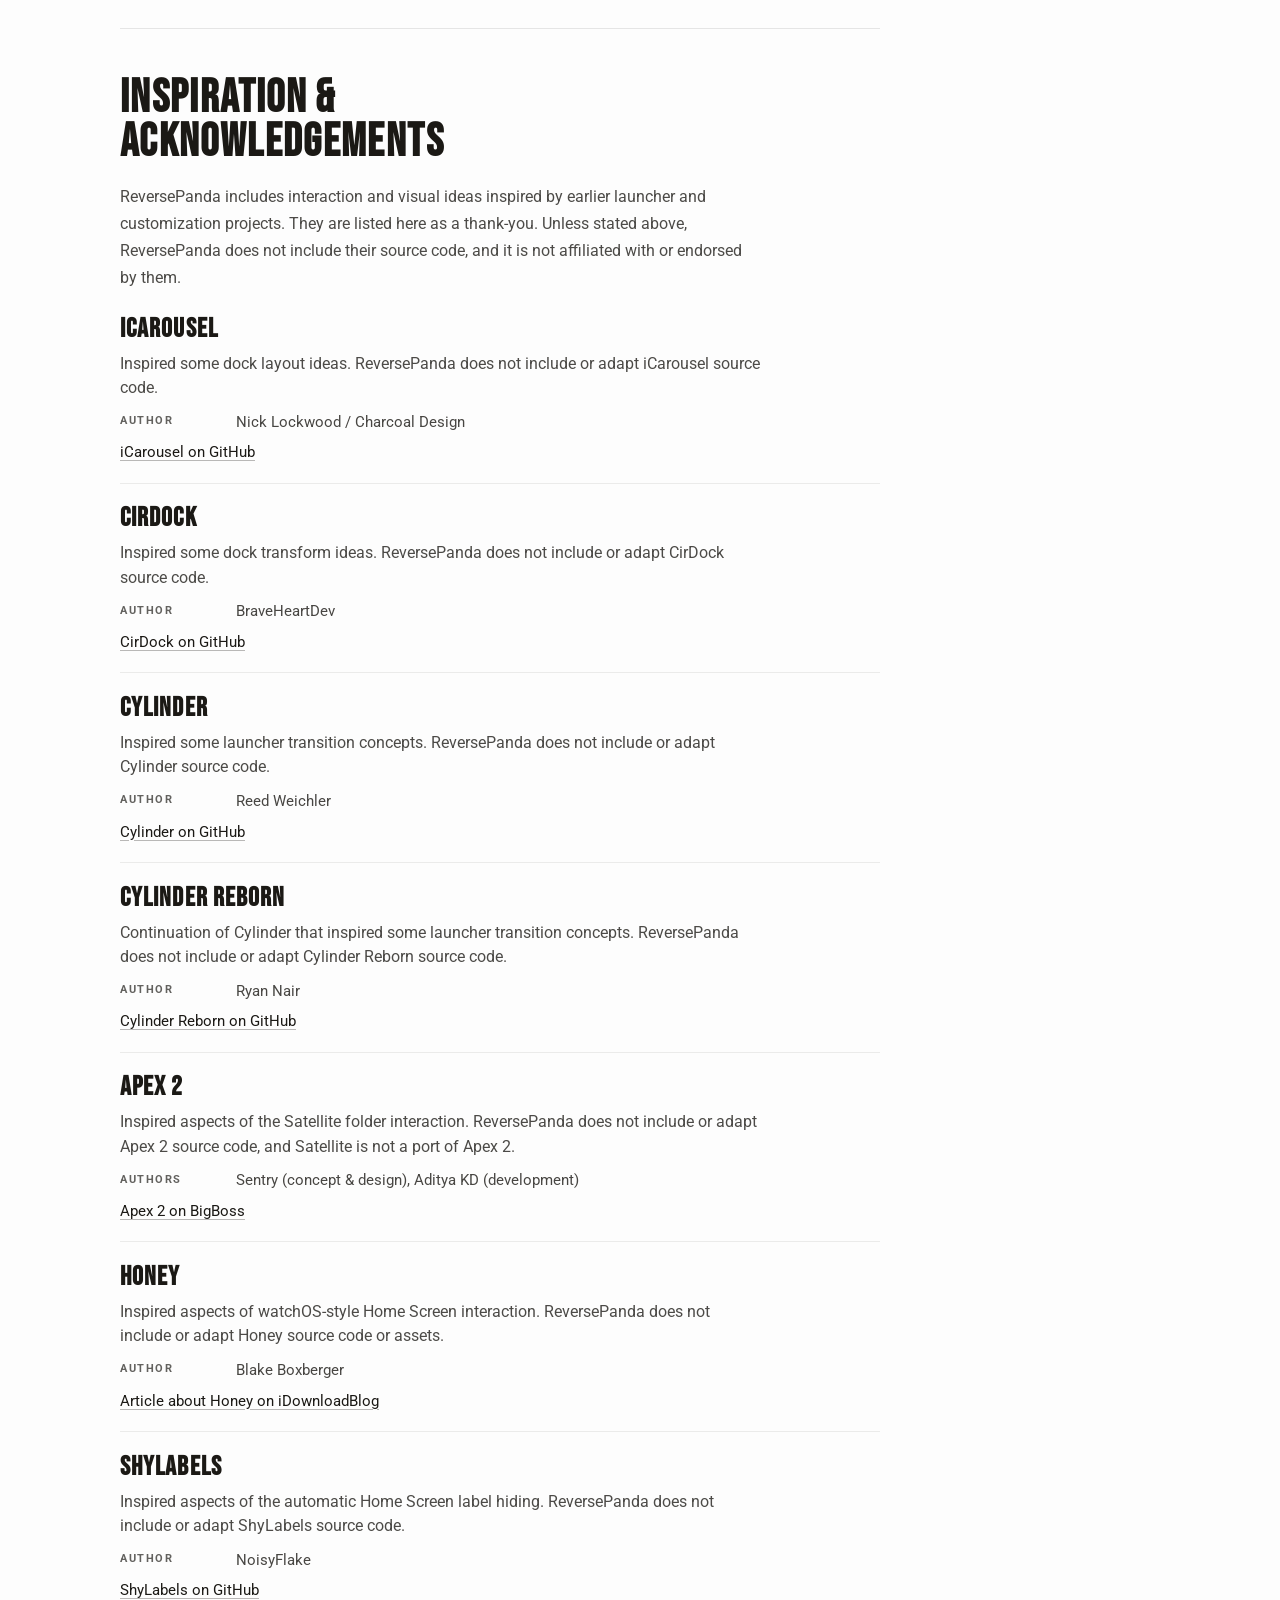
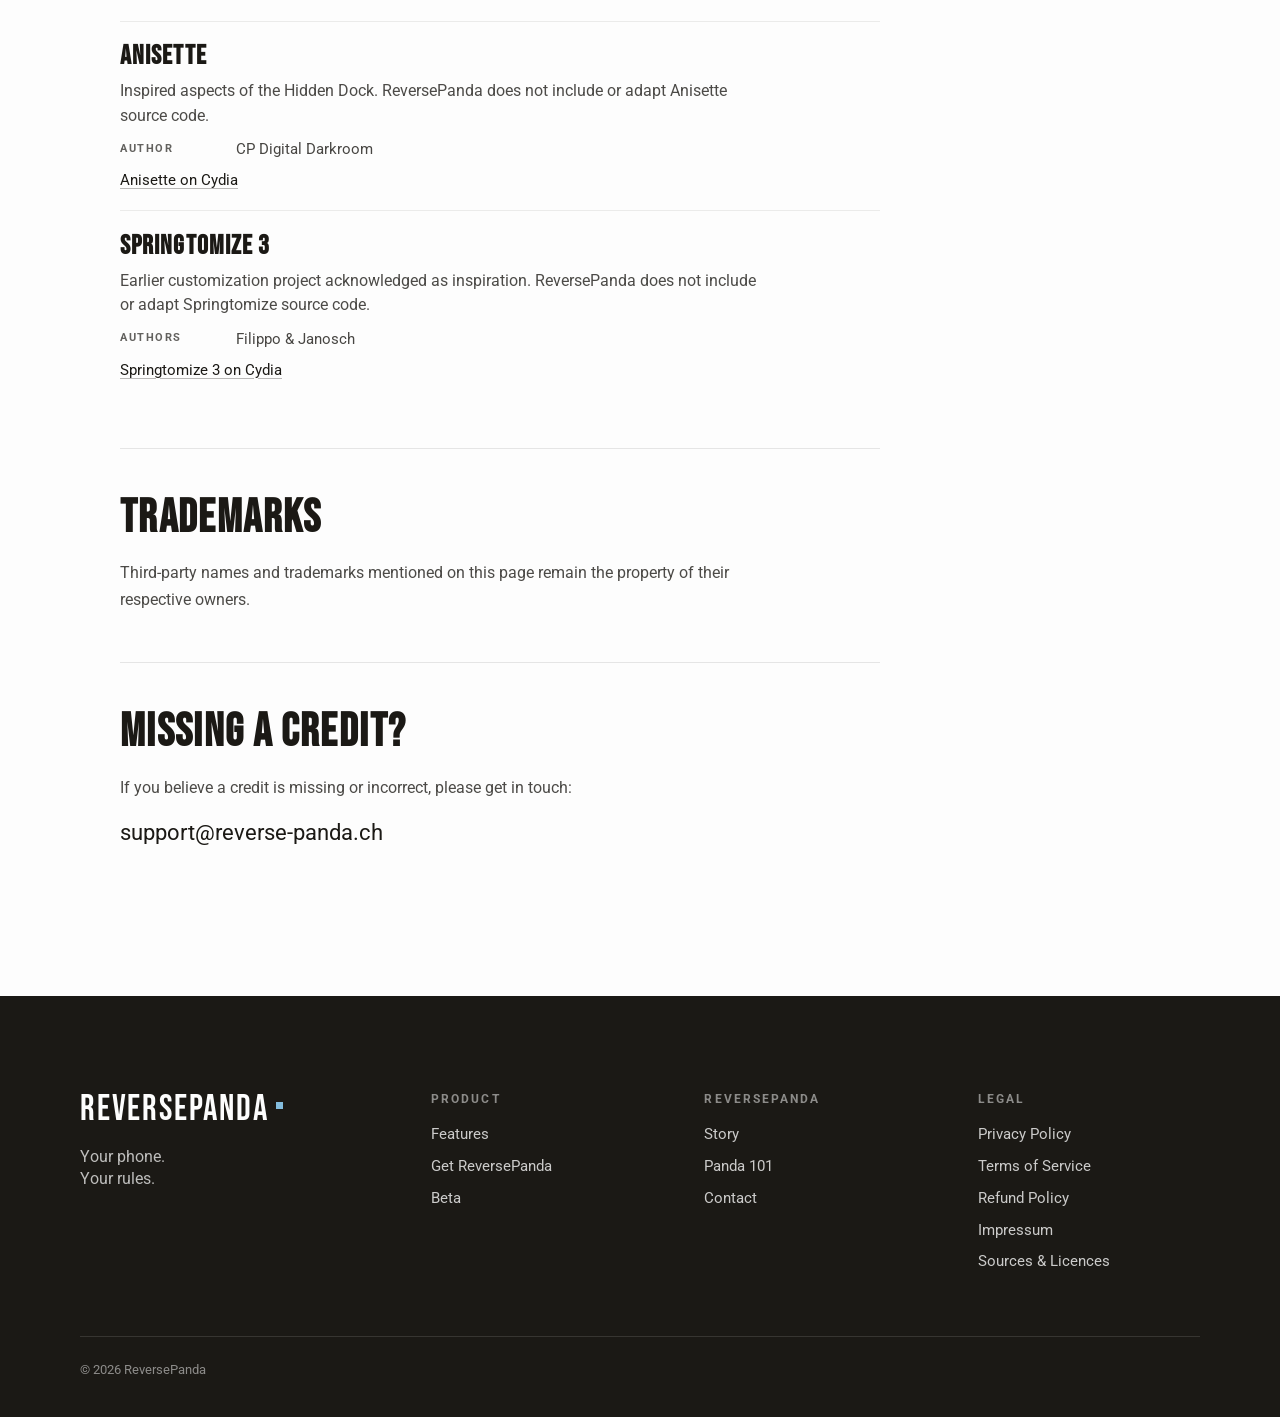
<file: licenses.html>
<!DOCTYPE html>
<html lang="en">
<head>
  <meta charset="UTF-8">
  <meta name="viewport" content="width=device-width, initial-scale=1.0">
  <title>Sources &amp; Licences – ReversePanda</title>
  <meta name="description" content="Open-source components, font licences, media credits, creation tools and inspiration behind the ReversePanda Android launcher and website.">
  <meta name="theme-color" content="#FDFDFD">
  <link rel="canonical" href="https://reverse-panda.ch/licenses.html">
  <meta property="og:type" content="website">
  <meta property="og:site_name" content="ReversePanda">
  <meta property="og:title" content="Sources &amp; Licences – ReversePanda">
  <meta property="og:description" content="Open-source components, font licences, media credits, creation tools and inspiration behind the ReversePanda Android launcher and website.">
  <meta property="og:url" content="https://reverse-panda.ch/licenses.html">
  <meta property="og:image" content="https://reverse-panda.ch/assets/social/reversepanda-social-preview.jpg">
  <meta property="og:image:type" content="image/jpeg">
  <meta property="og:image:width" content="1200">
  <meta property="og:image:height" content="630">
  <meta property="og:image:alt" content="ReversePanda: Your phone. Your rules. An Android launcher built for people who don't do defaults.">
  <meta name="twitter:card" content="summary_large_image">
  <meta name="twitter:title" content="Sources &amp; Licences – ReversePanda">
  <meta name="twitter:description" content="Open-source components, font licences, media credits, creation tools and inspiration behind the ReversePanda Android launcher and website.">
  <meta name="twitter:image" content="https://reverse-panda.ch/assets/social/reversepanda-social-preview.jpg">
  <meta name="twitter:image:alt" content="ReversePanda: Your phone. Your rules. An Android launcher built for people who don't do defaults.">
  <link rel="icon" type="image/png" href="assets/logo/reverse-panda-logo-192.png">
  <link rel="apple-touch-icon" href="assets/logo/reverse-panda-logo-192.png">
  <link rel="preload" href="assets/fonts/bebasneue-JTUSjIg69CK48gW7PXoo9Wlhyw.woff2" as="font" type="font/woff2" crossorigin>
  <link rel="preload" href="assets/fonts/roboto-KFO7CnqEu92Fr1ME7kSn66aGLdTylUAMa3yUBA.woff2" as="font" type="font/woff2" crossorigin>
  <link rel="stylesheet" href="assets/fonts/fonts.css">
  <link rel="stylesheet" href="styles.css">
</head>
<body class="page-privacy page-legal page-licenses">

  <a class="skip-link" href="#main-content">Skip to main content</a>

  <header class="site-header" id="top">
    <nav class="primary-nav" id="primary-nav" aria-label="Primary">
      <a href="index.html" class="nav-logo">
        <img src="assets/logo/reverse-panda-logo-192.png" alt="" width="28" height="28">
        REVERSE<span class="brand-panda">PANDA</span>
      </a>
      <ul class="nav-links">
        <li><a href="index.html#showcase">Customize</a></li>
        <li><a href="index.html#compare">Features</a></li>
        <li><a href="index.html#story">Story</a></li>
        <li><a href="index.html#download" class="nav-cta">Get it</a></li>
      </ul>
      <button class="nav-toggle" type="button" aria-expanded="false" aria-controls="mobile-nav">Menu</button>
    </nav>
    <div class="mobile-nav" id="mobile-nav" hidden>
      <a href="index.html#showcase">Customize</a>
      <a href="index.html#compare">Features</a>
      <a href="index.html#story">Story</a>
      <a href="index.html#download">Get it</a>
    </div>
  </header>

  <div class="privacy-shell privacy-shell--single">
    <main id="main-content" class="privacy-page">
      <header class="privacy-hero">
        <p class="privacy-hero__label">LEGAL</p>
        <h1 class="privacy-hero__title">SOURCES &amp;<br>LICENCES</h1>
        <p class="privacy-hero__lead">
          ReversePanda uses and draws inspiration from open-source projects,
          third-party components and earlier customization tools.
          Credits and licence information are listed below.
        </p>
        <p class="privacy-hero__updated">Last updated: September 2026</p>
      </header>

      <section class="privacy-section" id="app-components" aria-labelledby="app-components-heading">
        <h2 class="privacy-section__title" id="app-components-heading">OPEN-SOURCE COMPONENTS<br>IN THE APP</h2>
        <p class="privacy-prose">
          Software and fonts included in the ReversePanda Android app. The full licence texts
          are also available in the app settings under “Sources &amp; licenses”.
        </p>
        <div class="licence-list">
          <article class="licence-entry" aria-labelledby="lic-androidx">
            <h3 class="licence-entry__name" id="lic-androidx">AndroidX</h3>
            <p class="licence-entry__desc">Core, Lifecycle, Activity, Compose, Material 3, WorkManager and Material Icons.</p>
            <dl class="licence-entry__meta">
              <div><dt>Copyright</dt><dd>The Android Open Source Project</dd></div>
              <div><dt>Licence</dt><dd>Apache License 2.0</dd></div>
            </dl>
            <p class="licence-entry__links">
              <a href="https://developer.android.com/jetpack/androidx" target="_blank" rel="noopener noreferrer">AndroidX project page<span class="visually-hidden"> (opens in a new tab)</span></a>
              <a href="https://www.apache.org/licenses/LICENSE-2.0" target="_blank" rel="noopener noreferrer">Apache License 2.0 text<span class="visually-hidden"> (opens in a new tab)</span></a>
            </p>
          </article>
          <article class="licence-entry" aria-labelledby="lic-kotlin">
            <h3 class="licence-entry__name" id="lic-kotlin">Kotlin</h3>
            <p class="licence-entry__desc">Kotlin standard library shipped with the app.</p>
            <dl class="licence-entry__meta">
              <div><dt>Copyright</dt><dd>JetBrains s.r.o. and Kotlin contributors</dd></div>
              <div><dt>Licence</dt><dd>Apache License 2.0</dd></div>
            </dl>
            <p class="licence-entry__links">
              <a href="https://github.com/JetBrains/kotlin" target="_blank" rel="noopener noreferrer">Kotlin on GitHub<span class="visually-hidden"> (opens in a new tab)</span></a>
              <a href="https://github.com/JetBrains/kotlin/blob/master/license/LICENSE.txt" target="_blank" rel="noopener noreferrer">Kotlin licence<span class="visually-hidden"> (opens in a new tab)</span></a>
            </p>
          </article>
          <article class="licence-entry" aria-labelledby="lic-coil">
            <h3 class="licence-entry__name" id="lic-coil">Coil</h3>
            <p class="licence-entry__desc">Image loading for album artwork in the Hidden Dock media controls.</p>
            <dl class="licence-entry__meta">
              <div><dt>Copyright</dt><dd>2023 Coil Contributors</dd></div>
              <div><dt>Licence</dt><dd>Apache License 2.0</dd></div>
            </dl>
            <p class="licence-entry__links">
              <a href="https://github.com/coil-kt/coil" target="_blank" rel="noopener noreferrer">Coil on GitHub<span class="visually-hidden"> (opens in a new tab)</span></a>
              <a href="https://github.com/coil-kt/coil/blob/2.7.0/LICENSE.txt" target="_blank" rel="noopener noreferrer">Coil licence<span class="visually-hidden"> (opens in a new tab)</span></a>
            </p>
          </article>
          <article class="licence-entry" aria-labelledby="lic-roboto-app">
            <h3 class="licence-entry__name" id="lic-roboto-app">Roboto, Roboto Serif and Roboto Mono</h3>
            <p class="licence-entry__desc">Bundled in the app as optional label fonts.</p>
            <dl class="licence-entry__meta">
              <div><dt>Copyright</dt><dd>2011 The Roboto Project Authors<br>2020 The Roboto Serif Project Authors<br>2015 The Roboto Mono Project Authors</dd></div>
              <div><dt>Licence</dt><dd>SIL Open Font License 1.1</dd></div>
            </dl>
            <p class="licence-entry__links">
              <a href="https://github.com/googlefonts/roboto-3-classic" target="_blank" rel="noopener noreferrer">Roboto on GitHub<span class="visually-hidden"> (opens in a new tab)</span></a>
              <a href="https://github.com/googlefonts/roboto-serif" target="_blank" rel="noopener noreferrer">Roboto Serif on GitHub<span class="visually-hidden"> (opens in a new tab)</span></a>
              <a href="https://github.com/googlefonts/robotomono" target="_blank" rel="noopener noreferrer">Roboto Mono on GitHub<span class="visually-hidden"> (opens in a new tab)</span></a>
              <a href="https://github.com/googlefonts/roboto-3-classic/blob/main/OFL.txt" target="_blank" rel="noopener noreferrer">Roboto licence<span class="visually-hidden"> (opens in a new tab)</span></a>
            </p>
          </article>
          <article class="licence-entry" aria-labelledby="lic-bebas-app">
            <h3 class="licence-entry__name" id="lic-bebas-app">Bebas Neue</h3>
            <p class="licence-entry__desc">Bundled in the app as display typeface.</p>
            <dl class="licence-entry__meta">
              <div><dt>Copyright</dt><dd>2019 The Bebas Neue Project Authors</dd></div>
              <div><dt>Licence</dt><dd>SIL Open Font License 1.1</dd></div>
            </dl>
            <p class="licence-entry__links">
              <a href="https://github.com/dharmatype/Bebas-Neue" target="_blank" rel="noopener noreferrer">Bebas Neue on GitHub<span class="visually-hidden"> (opens in a new tab)</span></a>
              <a href="https://github.com/dharmatype/Bebas-Neue/blob/master/OFL.txt" target="_blank" rel="noopener noreferrer">Bebas Neue licence<span class="visually-hidden"> (opens in a new tab)</span></a>
            </p>
          </article>
          <article class="licence-entry" aria-labelledby="lic-courier-prime">
            <h3 class="licence-entry__name" id="lic-courier-prime">Courier Prime</h3>
            <p class="licence-entry__desc">Bundled in the app as body typeface.</p>
            <dl class="licence-entry__meta">
              <div><dt>Copyright</dt><dd>2015 The Courier Prime Project Authors</dd></div>
              <div><dt>Licence</dt><dd>SIL Open Font License 1.1</dd></div>
            </dl>
            <p class="licence-entry__links">
              <a href="https://github.com/quoteunquoteapps/CourierPrime" target="_blank" rel="noopener noreferrer">Courier Prime on GitHub<span class="visually-hidden"> (opens in a new tab)</span></a>
              <a href="https://github.com/quoteunquoteapps/CourierPrime/blob/master/OFL.txt" target="_blank" rel="noopener noreferrer">Courier Prime licence<span class="visually-hidden"> (opens in a new tab)</span></a>
            </p>
          </article>
          <article class="licence-entry" aria-labelledby="lic-firebase-android">
            <h3 class="licence-entry__name" id="lic-firebase-android">Firebase Android SDK</h3>
            <p class="licence-entry__desc">Firebase BoM 34.18.0: Crashlytics 20.1.0, App Check 19.4.1, Cloud Functions 22.1.1 and Cloud Storage 22.0.1. Analytics is listed separately below because it is not Apache-licensed.</p>
            <dl class="licence-entry__meta">
              <div><dt>Copyright</dt><dd>Google LLC</dd></div>
              <div><dt>Licence</dt><dd>Apache License 2.0</dd></div>
            </dl>
            <p class="licence-entry__links">
              <a href="https://github.com/firebase/firebase-android-sdk" target="_blank" rel="noopener noreferrer">Firebase Android SDK on GitHub<span class="visually-hidden"> (opens in a new tab)</span></a>
              <a href="https://github.com/firebase/firebase-android-sdk/blob/main/LICENSE" target="_blank" rel="noopener noreferrer">Firebase Android SDK licence<span class="visually-hidden"> (opens in a new tab)</span></a>
            </p>
          </article>
        </div>
      </section>

      <section class="privacy-section" id="app-sdks" aria-labelledby="app-sdks-heading">
        <h2 class="privacy-section__title" id="app-sdks-heading">THIRD-PARTY SDKs<br>IN THE APP</h2>
        <p class="privacy-prose">
          Google SDKs included in the app that are provided under Google’s own terms rather
          than an open-source licence.
        </p>
        <div class="licence-list">
          <article class="licence-entry" aria-labelledby="lic-google-play-services">
            <h3 class="licence-entry__name" id="lic-google-play-services">Google Analytics for Firebase and Google Play services</h3>
            <p class="licence-entry__desc">firebase-analytics 23.2.0 and Google Play services measurement 23.2.0. These are not in the firebase-android-sdk source repository.</p>
            <dl class="licence-entry__meta">
              <div><dt>Provider</dt><dd>Google LLC</dd></div>
              <div><dt>Terms</dt><dd>Android Software Development Kit License</dd></div>
            </dl>
            <p class="licence-entry__links">
              <a href="https://developer.android.com/studio/terms.html" target="_blank" rel="noopener noreferrer">Android SDK License<span class="visually-hidden"> (opens in a new tab)</span></a>
            </p>
          </article>
          <article class="licence-entry" aria-labelledby="lic-play-integrity">
            <h3 class="licence-entry__name" id="lic-play-integrity">Play Integrity API</h3>
            <p class="licence-entry__desc">com.google.android.play:integrity:1.4.0, pulled in by Firebase App Check Play Integrity.</p>
            <dl class="licence-entry__meta">
              <div><dt>Provider</dt><dd>Google LLC</dd></div>
              <div><dt>Terms</dt><dd>Play Integrity API Terms of Service</dd></div>
            </dl>
            <p class="licence-entry__links">
              <a href="https://developer.android.com/google/play/integrity/overview#tos" target="_blank" rel="noopener noreferrer">Play Integrity API terms<span class="visually-hidden"> (opens in a new tab)</span></a>
            </p>
          </article>
          <article class="licence-entry" aria-labelledby="lic-play-core-common">
            <h3 class="licence-entry__name" id="lic-play-core-common">Play Core common library</h3>
            <p class="licence-entry__desc">com.google.android.play:core-common:2.0.4, pulled in by the Play Integrity API.</p>
            <dl class="licence-entry__meta">
              <div><dt>Provider</dt><dd>Google LLC</dd></div>
              <div><dt>Terms</dt><dd>Play Core Software Development Kit Terms of Service</dd></div>
            </dl>
            <p class="licence-entry__links">
              <a href="https://developer.android.com/guide/playcore#license" target="_blank" rel="noopener noreferrer">Play Core SDK terms<span class="visually-hidden"> (opens in a new tab)</span></a>
            </p>
          </article>
        </div>
      </section>

      <section class="privacy-section" id="website-components" aria-labelledby="website-components-heading">
        <h2 class="privacy-section__title" id="website-components-heading">THIRD-PARTY COMPONENTS<br>ON THIS WEBSITE</h2>
        <div class="licence-list">
          <article class="licence-entry" aria-labelledby="lic-bebas-web">
            <h3 class="licence-entry__name" id="lic-bebas-web">Bebas Neue</h3>
            <p class="licence-entry__desc">Headline typeface, self-hosted on this website.</p>
            <dl class="licence-entry__meta">
              <div><dt>Copyright</dt><dd>© 2010 by Dharma Type</dd></div>
              <div><dt>Licence</dt><dd>SIL Open Font License 1.1</dd></div>
            </dl>
            <p class="licence-entry__links">
              <a href="https://github.com/dharmatype/Bebas-Neue" target="_blank" rel="noopener noreferrer">Bebas Neue on GitHub<span class="visually-hidden"> (opens in a new tab)</span></a>
              <a href="/assets/fonts/OFL-BebasNeue.txt">Bebas Neue licence (included)</a>
            </p>
          </article>
          <article class="licence-entry" aria-labelledby="lic-roboto-web">
            <h3 class="licence-entry__name" id="lic-roboto-web">Roboto</h3>
            <p class="licence-entry__desc">Body typeface, self-hosted on this website.</p>
            <dl class="licence-entry__meta">
              <div><dt>Copyright</dt><dd>2011 The Roboto Project Authors</dd></div>
              <div><dt>Licence</dt><dd>SIL Open Font License 1.1</dd></div>
            </dl>
            <p class="licence-entry__links">
              <a href="https://github.com/googlefonts/roboto-3-classic" target="_blank" rel="noopener noreferrer">Roboto on GitHub<span class="visually-hidden"> (opens in a new tab)</span></a>
              <a href="/assets/fonts/OFL-Roboto.txt">Roboto licence (included)</a>
            </p>
          </article>
          <article class="licence-entry" aria-labelledby="lic-firebase-js">
            <h3 class="licence-entry__name" id="lic-firebase-js">Firebase JavaScript SDK</h3>
            <p class="licence-entry__desc">Used on the Contact page for feedback submission, screenshot uploads and App Check. Loaded from Google’s servers, not bundled with this website.</p>
            <dl class="licence-entry__meta">
              <div><dt>Copyright</dt><dd>Google LLC</dd></div>
              <div><dt>Licence</dt><dd>Apache License 2.0</dd></div>
            </dl>
            <p class="licence-entry__links">
              <a href="https://github.com/firebase/firebase-js-sdk" target="_blank" rel="noopener noreferrer">Firebase JS SDK on GitHub<span class="visually-hidden"> (opens in a new tab)</span></a>
              <a href="https://github.com/firebase/firebase-js-sdk/blob/main/LICENSE" target="_blank" rel="noopener noreferrer">Firebase JS SDK licence<span class="visually-hidden"> (opens in a new tab)</span></a>
            </p>
          </article>
        </div>
      </section>

      <section class="privacy-section" id="media-credits" aria-labelledby="media-credits-heading">
        <h2 class="privacy-section__title" id="media-credits-heading">MEDIA &amp;<br>PHOTO CREDITS</h2>
        <div class="licence-list">
          <article class="licence-entry" aria-labelledby="lic-vitiligo-photo">
            <h3 class="licence-entry__name" id="lic-vitiligo-photo">Vitiligo hand photo</h3>
            <p class="licence-entry__desc">Photo by Vika Glitter on Pexels, shown in the Story section on the homepage.</p>
          </article>
          <article class="licence-entry" aria-labelledby="lic-fusios">
            <h3 class="licence-entry__name" id="lic-fusios">FusiOS</h3>
            <p class="licence-entry__desc">iOS icon theme by tykology, visible in the old iPhone screenshot in the Story section on the homepage.</p>
          </article>
          <article class="licence-entry" aria-labelledby="lic-flat-square">
            <h3 class="licence-entry__name" id="lic-flat-square">Flat Square</h3>
            <p class="licence-entry__desc">Icon pack by Fábio Lopes, shown in the icon comparison on the homepage.</p>
            <p class="licence-entry__links">
              <a href="https://play.google.com/store/apps/details?id=com.fabio.flat.squircle.iconpack" target="_blank" rel="noopener noreferrer">Flat Square on Google Play<span class="visually-hidden"> (opens in a new tab)</span></a>
            </p>
          </article>
        </div>
        <p class="privacy-prose">
          Some screenshots show other software for comparison, such as Pixel Launcher on a Google
          Pixel or iOS on an older iPhone. Their interface elements, icons, wallpapers and
          trademarks remain the property of their respective owners.
        </p>
      </section>

      <section class="privacy-section" id="creation-tools" aria-labelledby="creation-tools-heading">
        <h2 class="privacy-section__title" id="creation-tools-heading">CREATION TOOLS</h2>
        <div class="licence-list">
          <article class="licence-entry" aria-labelledby="lic-rotato">
            <h3 class="licence-entry__name" id="lic-rotato">Rotato</h3>
            <p class="licence-entry__desc">Device mockups created with Rotato.</p>
            <p class="licence-entry__links">
              <a href="https://rotato.app" target="_blank" rel="noopener noreferrer">Rotato website<span class="visually-hidden"> (opens in a new tab)</span></a>
            </p>
          </article>
        </div>
      </section>

      <section class="privacy-section" id="inspiration" aria-labelledby="inspiration-heading">
        <h2 class="privacy-section__title" id="inspiration-heading">INSPIRATION &amp;<br>ACKNOWLEDGEMENTS</h2>
        <p class="privacy-prose">
          ReversePanda includes interaction and visual ideas inspired by earlier launcher and
          customization projects. They are listed here as a thank-you. Unless stated above,
          ReversePanda does not include their source code, and it is not affiliated with or
          endorsed by them.
        </p>
        <div class="licence-list">
          <article class="licence-entry" aria-labelledby="lic-icarousel">
            <h3 class="licence-entry__name" id="lic-icarousel">iCarousel</h3>
            <p class="licence-entry__desc">Inspired some dock layout ideas. ReversePanda does not include or adapt iCarousel source code.</p>
            <dl class="licence-entry__meta">
              <div><dt>Author</dt><dd>Nick Lockwood / Charcoal Design</dd></div>
            </dl>
            <p class="licence-entry__links">
              <a href="https://github.com/nicklockwood/iCarousel" target="_blank" rel="noopener noreferrer">iCarousel on GitHub<span class="visually-hidden"> (opens in a new tab)</span></a>
            </p>
          </article>
          <article class="licence-entry" aria-labelledby="lic-cirdock">
            <h3 class="licence-entry__name" id="lic-cirdock">CirDock</h3>
            <p class="licence-entry__desc">Inspired some dock transform ideas. ReversePanda does not include or adapt CirDock source code.</p>
            <dl class="licence-entry__meta">
              <div><dt>Author</dt><dd>BraveHeartDev</dd></div>
            </dl>
            <p class="licence-entry__links">
              <a href="https://github.com/BraveHeartDev/CirDock" target="_blank" rel="noopener noreferrer">CirDock on GitHub<span class="visually-hidden"> (opens in a new tab)</span></a>
            </p>
          </article>
          <article class="licence-entry" aria-labelledby="lic-cylinder">
            <h3 class="licence-entry__name" id="lic-cylinder">Cylinder</h3>
            <p class="licence-entry__desc">Inspired some launcher transition concepts. ReversePanda does not include or adapt Cylinder source code.</p>
            <dl class="licence-entry__meta">
              <div><dt>Author</dt><dd>Reed Weichler</dd></div>
            </dl>
            <p class="licence-entry__links">
              <a href="https://github.com/rweichler/cylinder" target="_blank" rel="noopener noreferrer">Cylinder on GitHub<span class="visually-hidden"> (opens in a new tab)</span></a>
            </p>
          </article>
          <article class="licence-entry" aria-labelledby="lic-cylinder-reborn">
            <h3 class="licence-entry__name" id="lic-cylinder-reborn">Cylinder Reborn</h3>
            <p class="licence-entry__desc">Continuation of Cylinder that inspired some launcher transition concepts. ReversePanda does not include or adapt Cylinder Reborn source code.</p>
            <dl class="licence-entry__meta">
              <div><dt>Author</dt><dd>Ryan Nair</dd></div>
            </dl>
            <p class="licence-entry__links">
              <a href="https://github.com/ryannair05/Cylinder-Reborn" target="_blank" rel="noopener noreferrer">Cylinder Reborn on GitHub<span class="visually-hidden"> (opens in a new tab)</span></a>
            </p>
          </article>
          <article class="licence-entry" aria-labelledby="lic-apex2">
            <h3 class="licence-entry__name" id="lic-apex2">Apex 2</h3>
            <p class="licence-entry__desc">Inspired aspects of the Satellite folder interaction. ReversePanda does not include or adapt Apex 2 source code, and Satellite is not a port of Apex 2.</p>
            <dl class="licence-entry__meta">
              <div><dt>Authors</dt><dd>Sentry (concept &amp; design), Aditya KD (development)</dd></div>
            </dl>
            <p class="licence-entry__links">
              <a href="http://moreinfo.thebigboss.org/moreinfo/depiction.php?file=apex2Dp" target="_blank" rel="noopener noreferrer">Apex 2 on BigBoss<span class="visually-hidden"> (opens in a new tab)</span></a>
            </p>
          </article>
          <article class="licence-entry" aria-labelledby="lic-honey">
            <h3 class="licence-entry__name" id="lic-honey">Honey</h3>
            <p class="licence-entry__desc">Inspired aspects of watchOS-style Home Screen interaction. ReversePanda does not include or adapt Honey source code or assets.</p>
            <dl class="licence-entry__meta">
              <div><dt>Author</dt><dd>Blake Boxberger</dd></div>
            </dl>
            <p class="licence-entry__links">
              <a href="https://www.idownloadblog.com/2019/07/15/honey/" target="_blank" rel="noopener noreferrer">Article about Honey on iDownloadBlog<span class="visually-hidden"> (opens in a new tab)</span></a>
            </p>
          </article>
          <article class="licence-entry" aria-labelledby="lic-shylabels">
            <h3 class="licence-entry__name" id="lic-shylabels">ShyLabels</h3>
            <p class="licence-entry__desc">Inspired aspects of the automatic Home Screen label hiding. ReversePanda does not include or adapt ShyLabels source code.</p>
            <dl class="licence-entry__meta">
              <div><dt>Author</dt><dd>NoisyFlake</dd></div>
            </dl>
            <p class="licence-entry__links">
              <a href="https://github.com/NoisyFlake/ShyLabels" target="_blank" rel="noopener noreferrer">ShyLabels on GitHub<span class="visually-hidden"> (opens in a new tab)</span></a>
            </p>
          </article>
          <article class="licence-entry" aria-labelledby="lic-anisette">
            <h3 class="licence-entry__name" id="lic-anisette">Anisette</h3>
            <p class="licence-entry__desc">Inspired aspects of the Hidden Dock. ReversePanda does not include or adapt Anisette source code.</p>
            <dl class="licence-entry__meta">
              <div><dt>Author</dt><dd>CP Digital Darkroom</dd></div>
            </dl>
            <p class="licence-entry__links">
              <a href="https://cydia.saurik.com/package/com.cpdigitaldarkroom.anis/" target="_blank" rel="noopener noreferrer">Anisette on Cydia<span class="visually-hidden"> (opens in a new tab)</span></a>
            </p>
          </article>
          <article class="licence-entry" aria-labelledby="lic-springtomize">
            <h3 class="licence-entry__name" id="lic-springtomize">Springtomize 3</h3>
            <p class="licence-entry__desc">Earlier customization project acknowledged as inspiration. ReversePanda does not include or adapt Springtomize source code.</p>
            <dl class="licence-entry__meta">
              <div><dt>Authors</dt><dd>Filippo &amp; Janosch</dd></div>
            </dl>
            <p class="licence-entry__links">
              <a href="https://cydia.saurik.com/package/com.filippobiga.springtomize3/" target="_blank" rel="noopener noreferrer">Springtomize 3 on Cydia<span class="visually-hidden"> (opens in a new tab)</span></a>
            </p>
          </article>
        </div>
      </section>

      <section class="privacy-section" id="trademarks" aria-labelledby="trademarks-heading">
        <h2 class="privacy-section__title" id="trademarks-heading">TRADEMARKS</h2>
        <p class="privacy-prose">
          Third-party names and trademarks mentioned on this page remain the property of
          their respective owners.
        </p>
      </section>

      <section class="privacy-section privacy-contact" id="contact" aria-labelledby="contact-heading">
        <h2 class="privacy-section__title" id="contact-heading">MISSING A CREDIT?</h2>
        <p class="privacy-prose">
          If you believe a credit is missing or incorrect, please get in touch:
        </p>
        <p class="privacy-contact__email">
          <a href="mailto:support@reverse-panda.ch">support@reverse-panda.ch</a>
        </p>
      </section>
    </main>
  </div>

  <footer class="site-footer">
    <div class="site-footer__inner">
      <div class="site-footer__grid">
        <div class="site-footer__brand">
          <a class="site-footer__wordmark" href="index.html">
            REVERSEPANDA
            <span class="site-footer__mark" aria-hidden="true"></span>
          </a>
          <p class="site-footer__tagline">Your phone.<br>Your rules.</p>
        </div>

        <nav class="site-footer__col" aria-labelledby="footer-heading-product">
          <h2 class="site-footer__heading" id="footer-heading-product">Product</h2>
          <ul class="site-footer__links">
            <li><a href="index.html#compare">Features</a></li>
            <li><a href="index.html#download">Get ReversePanda</a></li>
            <li>
              <a href="mailto:beta@reverse-panda.ch?subject=ReversePanda%20Beta&amp;body=Hi%2C%0A%0AI%27d%20like%20to%20join%20the%20ReversePanda%20beta.">Beta</a>
            </li>
          </ul>
        </nav>

        <nav class="site-footer__col" aria-labelledby="footer-heading-rp">
          <h2 class="site-footer__heading" id="footer-heading-rp">ReversePanda</h2>
          <ul class="site-footer__links">
            <li><a href="index.html#story">Story</a></li>
            <li><a href="/panda-101.html">Panda 101</a></li>
            <li><a href="contact.html">Contact</a></li>
          </ul>
        </nav>

        <nav class="site-footer__col" aria-labelledby="footer-heading-legal">
          <h2 class="site-footer__heading" id="footer-heading-legal">Legal</h2>
          <ul class="site-footer__links">
            <li><a href="/privacy.html">Privacy Policy</a></li>
            <li><a href="/terms.html">Terms of Service</a></li>
            <li><a href="/refunds.html">Refund Policy</a></li>
            <li><a href="/impressum.html">Impressum</a></li>
            <li><a href="/licenses.html" aria-current="page">Sources &amp; Licences</a></li>
          </ul>
        </nav>
      </div>

      <div class="site-footer__bottom">
        <p class="site-footer__copy">© 2026 ReversePanda</p>
      </div>
    </div>
  </footer>

  <script src="script.js"></script>
</body>
</html>
</file>
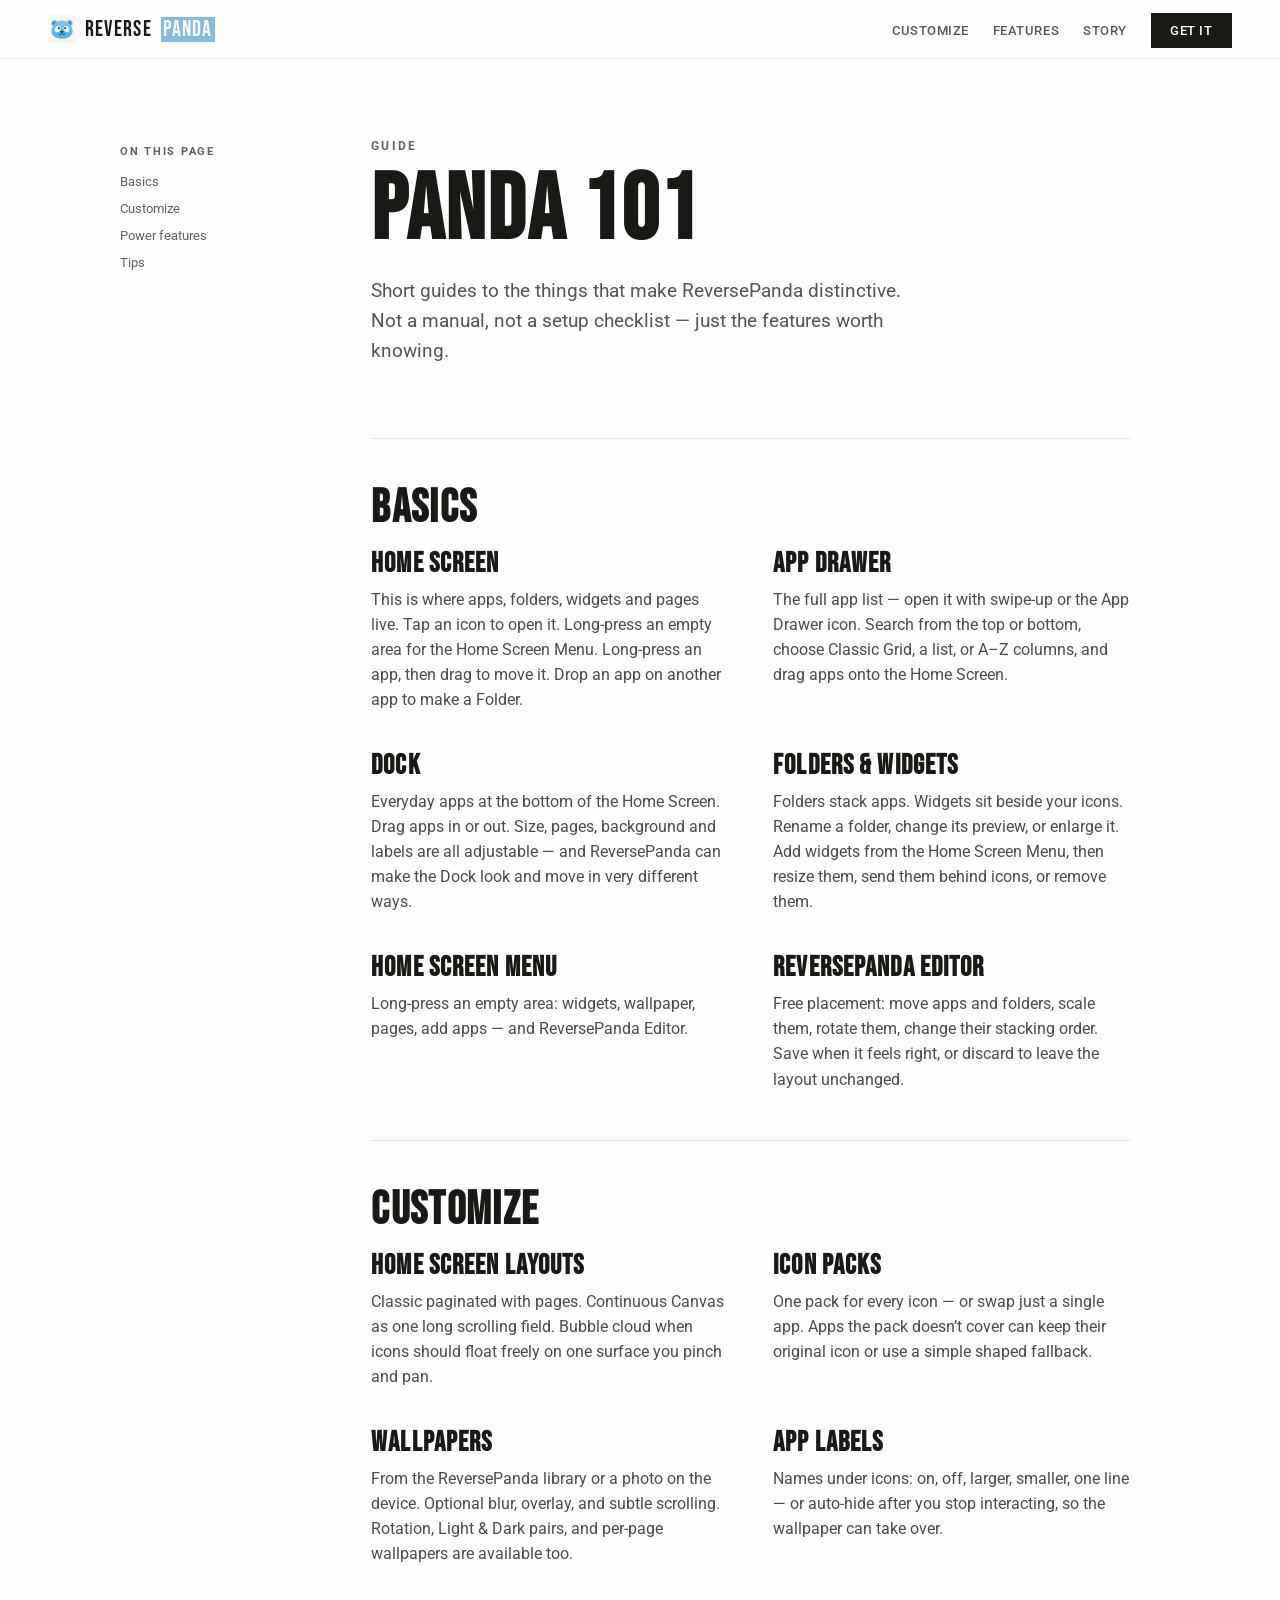
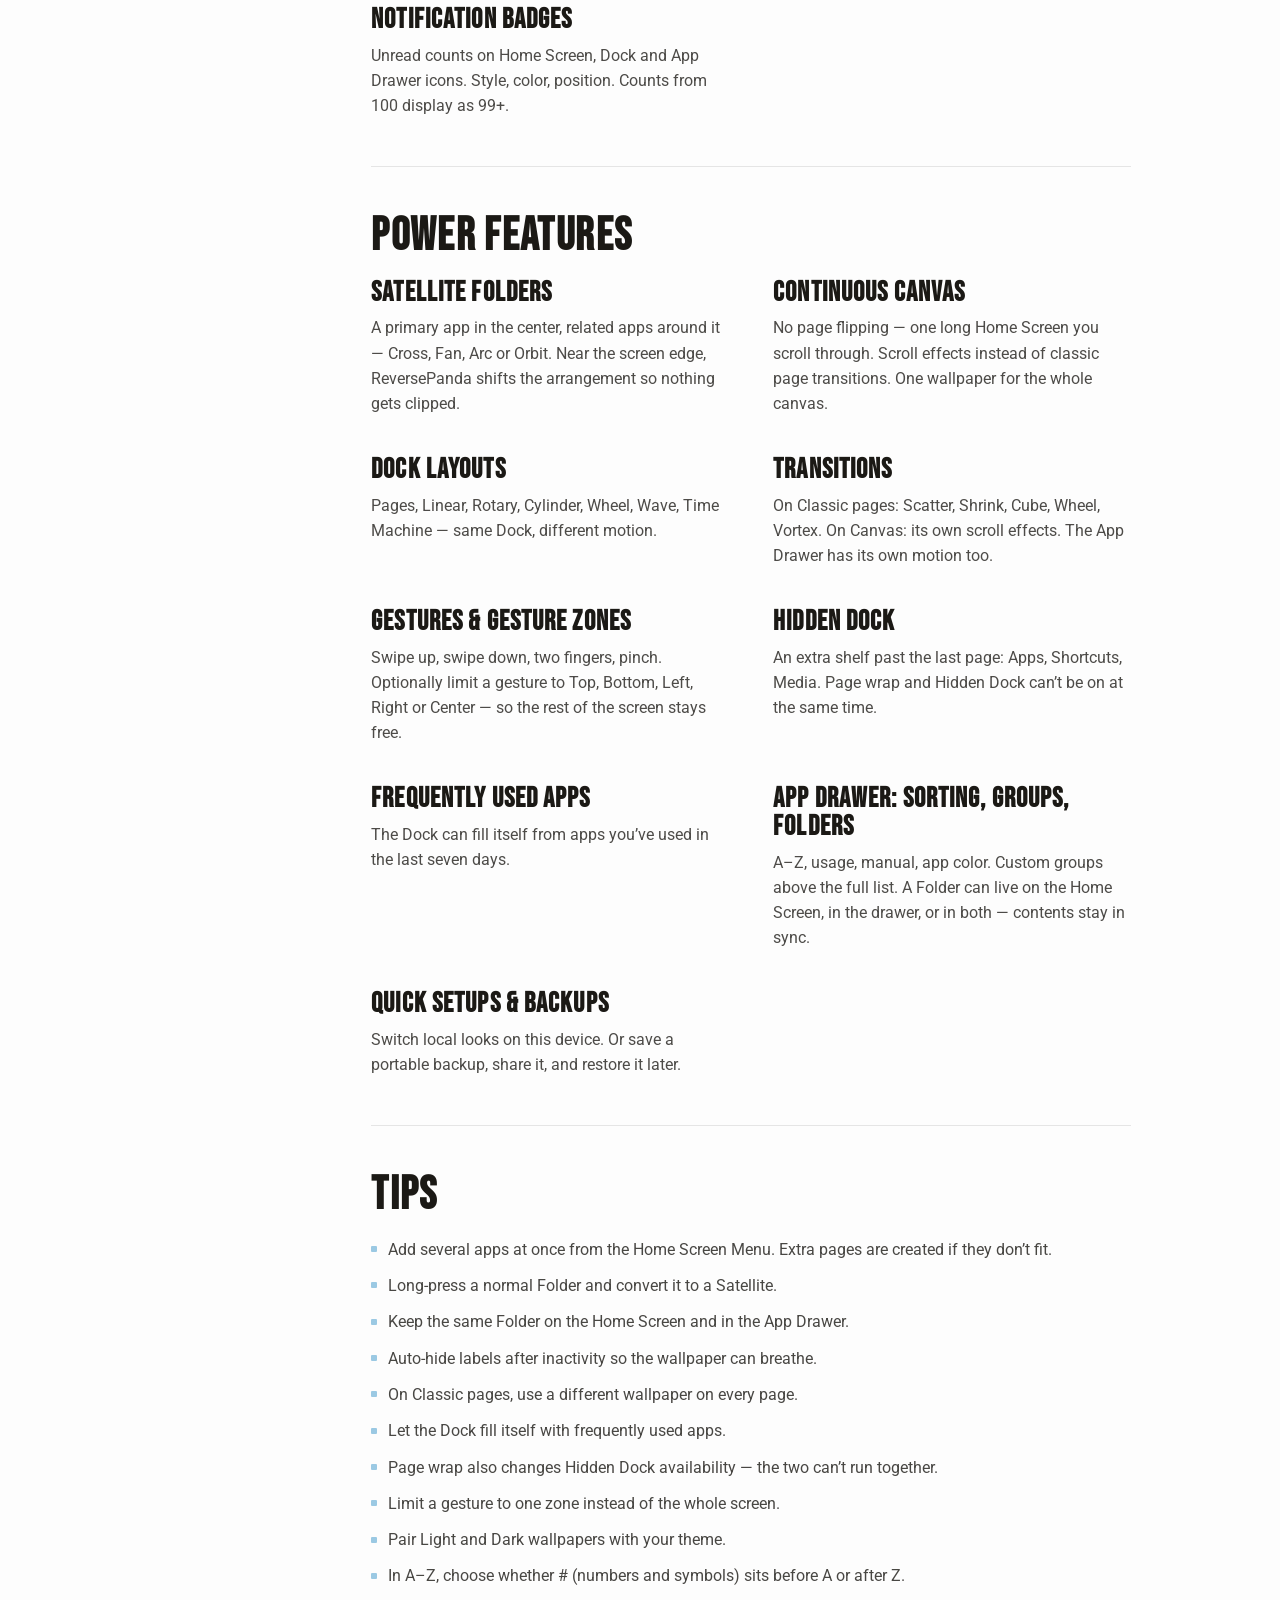
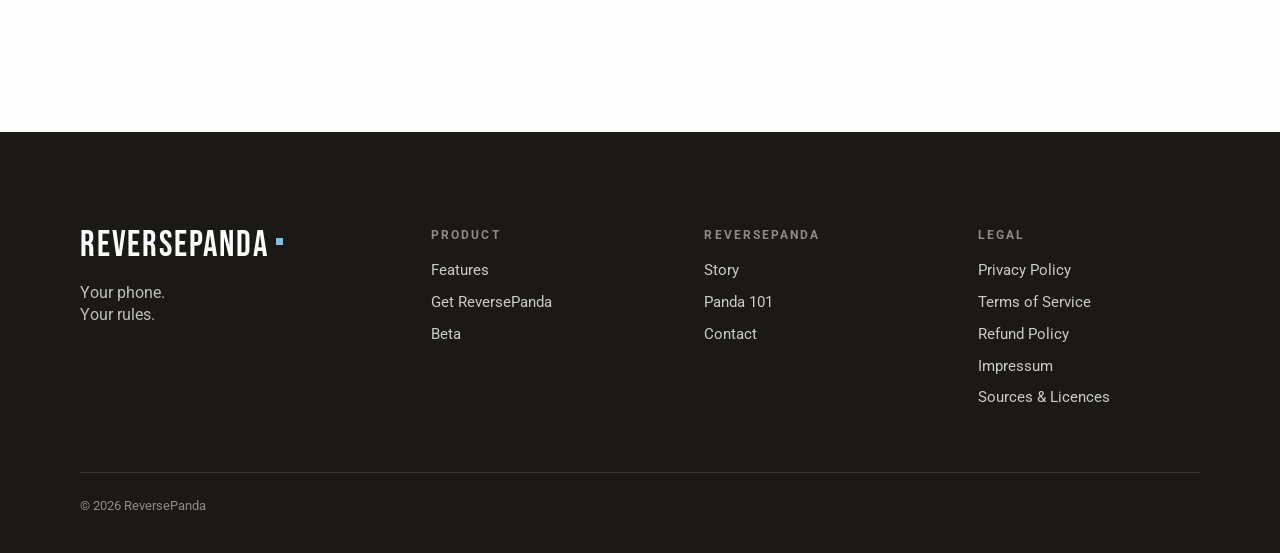
<file: panda-101.html>
<!DOCTYPE html>
<html lang="en">
<head>
  <meta charset="UTF-8">
  <meta name="viewport" content="width=device-width, initial-scale=1.0">
  <title>Panda 101 – ReversePanda</title>
  <meta name="description" content="Short guides to the things that make ReversePanda distinctive — Home Screen layouts, Dock layouts, Satellite Folders, gestures, wallpapers and more.">
  <meta name="theme-color" content="#FDFDFD">
  <link rel="canonical" href="https://reverse-panda.ch/panda-101.html">
  <meta property="og:type" content="website">
  <meta property="og:site_name" content="ReversePanda">
  <meta property="og:title" content="Panda 101 – ReversePanda">
  <meta property="og:description" content="Short guides to the things that make ReversePanda distinctive — Home Screen layouts, Dock layouts, Satellite Folders, gestures, wallpapers and more.">
  <meta property="og:url" content="https://reverse-panda.ch/panda-101.html">
  <meta property="og:image" content="https://reverse-panda.ch/assets/social/reversepanda-social-preview.jpg">
  <meta property="og:image:type" content="image/jpeg">
  <meta property="og:image:width" content="1200">
  <meta property="og:image:height" content="630">
  <meta property="og:image:alt" content="ReversePanda: Your phone. Your rules. An Android launcher built for people who don't do defaults.">
  <meta name="twitter:card" content="summary_large_image">
  <meta name="twitter:title" content="Panda 101 – ReversePanda">
  <meta name="twitter:description" content="Short guides to the things that make ReversePanda distinctive — Home Screen layouts, Dock layouts, Satellite Folders, gestures, wallpapers and more.">
  <meta name="twitter:image" content="https://reverse-panda.ch/assets/social/reversepanda-social-preview.jpg">
  <meta name="twitter:image:alt" content="ReversePanda: Your phone. Your rules. An Android launcher built for people who don't do defaults.">
  <link rel="icon" type="image/png" href="assets/logo/reverse-panda-logo-192.png">
  <link rel="apple-touch-icon" href="assets/logo/reverse-panda-logo-192.png">
  <link rel="preload" href="assets/fonts/bebasneue-JTUSjIg69CK48gW7PXoo9Wlhyw.woff2" as="font" type="font/woff2" crossorigin>
  <link rel="preload" href="assets/fonts/roboto-KFO7CnqEu92Fr1ME7kSn66aGLdTylUAMa3yUBA.woff2" as="font" type="font/woff2" crossorigin>
  <link rel="stylesheet" href="assets/fonts/fonts.css">
  <link rel="stylesheet" href="styles.css">
</head>
<body class="page-privacy page-guide">

  <a class="skip-link" href="#main-content">Skip to main content</a>

  <header class="site-header" id="top">
    <nav class="primary-nav" id="primary-nav" aria-label="Primary">
      <a href="index.html" class="nav-logo">
        <img src="assets/logo/reverse-panda-logo-192.png" alt="" width="28" height="28">
        REVERSE<span class="brand-panda">PANDA</span>
      </a>
      <ul class="nav-links">
        <li><a href="index.html#showcase">Customize</a></li>
        <li><a href="index.html#compare">Features</a></li>
        <li><a href="index.html#story">Story</a></li>
        <li><a href="index.html#download" class="nav-cta">Get it</a></li>
      </ul>
      <button class="nav-toggle" type="button" aria-expanded="false" aria-controls="mobile-nav">Menu</button>
    </nav>
    <div class="mobile-nav" id="mobile-nav" hidden>
      <a href="index.html#showcase">Customize</a>
      <a href="index.html#compare">Features</a>
      <a href="index.html#story">Story</a>
      <a href="index.html#download">Get it</a>
    </div>
  </header>

  <div class="privacy-shell">
    <aside class="privacy-toc" aria-label="On this page">
      <p class="privacy-toc__label">On this page</p>
      <nav class="privacy-toc__nav">
        <a href="#basics">Basics</a>
        <a href="#customize">Customize</a>
        <a href="#power-features">Power features</a>
        <a href="#tips">Tips</a>
      </nav>
    </aside>

    <main id="main-content" class="privacy-page">
      <header class="privacy-hero">
        <p class="privacy-hero__label">GUIDE</p>
        <h1 class="privacy-hero__title">PANDA 101</h1>
        <p class="privacy-hero__lead">
          Short guides to the things that make ReversePanda distinctive. Not a manual,
          not a setup checklist — just the features worth knowing.
        </p>
      </header>

      <section class="privacy-section" id="basics" aria-labelledby="basics-heading">
        <h2 class="privacy-section__title" id="basics-heading">BASICS</h2>
        <div class="guide-list">
          <article class="guide-item" id="home-screen" aria-labelledby="home-screen-heading">
            <h3 class="guide-item__title" id="home-screen-heading">Home Screen</h3>
            <p class="guide-item__text">This is where apps, folders, widgets and pages live. Tap an icon to open it. Long-press an empty area for the Home Screen Menu. Long-press an app, then drag to move it. Drop an app on another app to make a Folder.</p>
          </article>
          <article class="guide-item" id="app-drawer" aria-labelledby="app-drawer-heading">
            <h3 class="guide-item__title" id="app-drawer-heading">App Drawer</h3>
            <p class="guide-item__text">The full app list — open it with swipe-up or the App Drawer icon. Search from the top or bottom, choose Classic Grid, a list, or A–Z columns, and drag apps onto the Home Screen.</p>
          </article>
          <article class="guide-item" id="dock" aria-labelledby="dock-heading">
            <h3 class="guide-item__title" id="dock-heading">Dock</h3>
            <p class="guide-item__text">Everyday apps at the bottom of the Home Screen. Drag apps in or out. Size, pages, background and labels are all adjustable — and ReversePanda can make the Dock look and move in very different ways.</p>
          </article>
          <article class="guide-item" id="folders-and-widgets" aria-labelledby="folders-and-widgets-heading">
            <h3 class="guide-item__title" id="folders-and-widgets-heading">Folders &amp; Widgets</h3>
            <p class="guide-item__text">Folders stack apps. Widgets sit beside your icons. Rename a folder, change its preview, or enlarge it. Add widgets from the Home Screen Menu, then resize them, send them behind icons, or remove them.</p>
          </article>
          <article class="guide-item" id="home-screen-menu" aria-labelledby="home-screen-menu-heading">
            <h3 class="guide-item__title" id="home-screen-menu-heading">Home Screen Menu</h3>
            <p class="guide-item__text">Long-press an empty area: widgets, wallpaper, pages, add apps — and ReversePanda Editor.</p>
          </article>
          <article class="guide-item" id="reversepanda-editor" aria-labelledby="reversepanda-editor-heading">
            <h3 class="guide-item__title" id="reversepanda-editor-heading">ReversePanda Editor</h3>
            <p class="guide-item__text">Free placement: move apps and folders, scale them, rotate them, change their stacking order. Save when it feels right, or discard to leave the layout unchanged.</p>
          </article>
        </div>
      </section>

      <section class="privacy-section" id="customize" aria-labelledby="customize-heading">
        <h2 class="privacy-section__title" id="customize-heading">CUSTOMIZE</h2>
        <div class="guide-list">
          <article class="guide-item" id="home-screen-layouts" aria-labelledby="home-screen-layouts-heading">
            <h3 class="guide-item__title" id="home-screen-layouts-heading">Home Screen Layouts</h3>
            <p class="guide-item__text">Classic paginated with pages. Continuous Canvas as one long scrolling field. Bubble cloud when icons should float freely on one surface you pinch and pan.</p>
          </article>
          <article class="guide-item" id="icon-packs" aria-labelledby="icon-packs-heading">
            <h3 class="guide-item__title" id="icon-packs-heading">Icon Packs</h3>
            <p class="guide-item__text">One pack for every icon — or swap just a single app. Apps the pack doesn’t cover can keep their original icon or use a simple shaped fallback.</p>
          </article>
          <article class="guide-item" id="wallpapers" aria-labelledby="wallpapers-heading">
            <h3 class="guide-item__title" id="wallpapers-heading">Wallpapers</h3>
            <p class="guide-item__text">From the ReversePanda library or a photo on the device. Optional blur, overlay, and subtle scrolling. Rotation, Light &amp; Dark pairs, and per-page wallpapers are available too.</p>
          </article>
          <article class="guide-item" id="app-labels" aria-labelledby="app-labels-heading">
            <h3 class="guide-item__title" id="app-labels-heading">App Labels</h3>
            <p class="guide-item__text">Names under icons: on, off, larger, smaller, one line — or auto-hide after you stop interacting, so the wallpaper can take over.</p>
          </article>
          <article class="guide-item" id="notification-badges" aria-labelledby="notification-badges-heading">
            <h3 class="guide-item__title" id="notification-badges-heading">Notification Badges</h3>
            <p class="guide-item__text">Unread counts on Home Screen, Dock and App Drawer icons. Style, color, position. Counts from 100 display as 99+.</p>
          </article>
        </div>
      </section>

      <section class="privacy-section" id="power-features" aria-labelledby="power-features-heading">
        <h2 class="privacy-section__title" id="power-features-heading">POWER FEATURES</h2>
        <div class="guide-list">
          <article class="guide-item" id="satellite-folders" aria-labelledby="satellite-folders-heading">
            <h3 class="guide-item__title" id="satellite-folders-heading">Satellite Folders</h3>
            <p class="guide-item__text">A primary app in the center, related apps around it — Cross, Fan, Arc or Orbit. Near the screen edge, ReversePanda shifts the arrangement so nothing gets clipped.</p>
          </article>
          <article class="guide-item" id="continuous-canvas" aria-labelledby="continuous-canvas-heading">
            <h3 class="guide-item__title" id="continuous-canvas-heading">Continuous Canvas</h3>
            <p class="guide-item__text">No page flipping — one long Home Screen you scroll through. Scroll effects instead of classic page transitions. One wallpaper for the whole canvas.</p>
          </article>
          <article class="guide-item" id="dock-layouts" aria-labelledby="dock-layouts-heading">
            <h3 class="guide-item__title" id="dock-layouts-heading">Dock Layouts</h3>
            <p class="guide-item__text">Pages, Linear, Rotary, Cylinder, Wheel, Wave, Time Machine — same Dock, different motion.</p>
          </article>
          <article class="guide-item" id="transitions" aria-labelledby="transitions-heading">
            <h3 class="guide-item__title" id="transitions-heading">Transitions</h3>
            <p class="guide-item__text">On Classic pages: Scatter, Shrink, Cube, Wheel, Vortex. On Canvas: its own scroll effects. The App Drawer has its own motion too.</p>
          </article>
          <article class="guide-item" id="gestures-and-gesture-zones" aria-labelledby="gestures-and-gesture-zones-heading">
            <h3 class="guide-item__title" id="gestures-and-gesture-zones-heading">Gestures &amp; Gesture Zones</h3>
            <p class="guide-item__text">Swipe up, swipe down, two fingers, pinch. Optionally limit a gesture to Top, Bottom, Left, Right or Center — so the rest of the screen stays free.</p>
          </article>
          <article class="guide-item" id="hidden-dock" aria-labelledby="hidden-dock-heading">
            <h3 class="guide-item__title" id="hidden-dock-heading">Hidden Dock</h3>
            <p class="guide-item__text">An extra shelf past the last page: Apps, Shortcuts, Media. Page wrap and Hidden Dock can’t be on at the same time.</p>
          </article>
          <article class="guide-item" id="frequently-used-apps" aria-labelledby="frequently-used-apps-heading">
            <h3 class="guide-item__title" id="frequently-used-apps-heading">Frequently Used Apps</h3>
            <p class="guide-item__text">The Dock can fill itself from apps you’ve used in the last seven days.</p>
          </article>
          <article class="guide-item" id="app-drawer-sorting-groups-folders" aria-labelledby="app-drawer-sorting-groups-folders-heading">
            <h3 class="guide-item__title" id="app-drawer-sorting-groups-folders-heading">App Drawer: sorting, groups, folders</h3>
            <p class="guide-item__text">A–Z, usage, manual, app color. Custom groups above the full list. A Folder can live on the Home Screen, in the drawer, or in both — contents stay in sync.</p>
          </article>
          <article class="guide-item" id="quick-setups-and-backups" aria-labelledby="quick-setups-and-backups-heading">
            <h3 class="guide-item__title" id="quick-setups-and-backups-heading">Quick Setups &amp; Backups</h3>
            <p class="guide-item__text">Switch local looks on this device. Or save a portable backup, share it, and restore it later.</p>
          </article>
        </div>
      </section>

      <section class="privacy-section" id="tips" aria-labelledby="tips-heading">
        <h2 class="privacy-section__title" id="tips-heading">TIPS</h2>
        <ul class="privacy-list guide-tips">
          <li>Add several apps at once from the Home Screen Menu. Extra pages are created if they don’t fit.</li>
          <li>Long-press a normal Folder and convert it to a Satellite.</li>
          <li>Keep the same Folder on the Home Screen and in the App Drawer.</li>
          <li>Auto-hide labels after inactivity so the wallpaper can breathe.</li>
          <li>On Classic pages, use a different wallpaper on every page.</li>
          <li>Let the Dock fill itself with frequently used apps.</li>
          <li>Page wrap also changes Hidden Dock availability — the two can’t run together.</li>
          <li>Limit a gesture to one zone instead of the whole screen.</li>
          <li>Pair Light and Dark wallpapers with your theme.</li>
          <li>In A–Z, choose whether # (numbers and symbols) sits before A or after Z.</li>
        </ul>
      </section>
    </main>
  </div>

  <footer class="site-footer">
    <div class="site-footer__inner">
      <div class="site-footer__grid">
        <div class="site-footer__brand">
          <a class="site-footer__wordmark" href="index.html">
            REVERSEPANDA
            <span class="site-footer__mark" aria-hidden="true"></span>
          </a>
          <p class="site-footer__tagline">Your phone.<br>Your rules.</p>
        </div>

        <nav class="site-footer__col" aria-labelledby="footer-heading-product">
          <h2 class="site-footer__heading" id="footer-heading-product">Product</h2>
          <ul class="site-footer__links">
            <li><a href="index.html#compare">Features</a></li>
            <li><a href="index.html#download">Get ReversePanda</a></li>
            <li>
              <a href="mailto:beta@reverse-panda.ch?subject=ReversePanda%20Beta&amp;body=Hi%2C%0A%0AI%27d%20like%20to%20join%20the%20ReversePanda%20beta.">Beta</a>
            </li>
          </ul>
        </nav>

        <nav class="site-footer__col" aria-labelledby="footer-heading-rp">
          <h2 class="site-footer__heading" id="footer-heading-rp">ReversePanda</h2>
          <ul class="site-footer__links">
            <li><a href="index.html#story">Story</a></li>
            <li><a href="/panda-101.html" aria-current="page">Panda 101</a></li>
            <li><a href="contact.html">Contact</a></li>
          </ul>
        </nav>

        <nav class="site-footer__col" aria-labelledby="footer-heading-legal">
          <h2 class="site-footer__heading" id="footer-heading-legal">Legal</h2>
          <ul class="site-footer__links">
            <li><a href="/privacy.html">Privacy Policy</a></li>
            <li><a href="/terms.html">Terms of Service</a></li>
            <li><a href="/refunds.html">Refund Policy</a></li>
            <li><a href="/impressum.html">Impressum</a></li>
            <li><a href="/licenses.html">Sources &amp; Licences</a></li>
          </ul>
        </nav>
      </div>

      <div class="site-footer__bottom">
        <p class="site-footer__copy">© 2026 ReversePanda</p>
      </div>
    </div>
  </footer>

  <script src="script.js"></script>
</body>
</html>
</file>
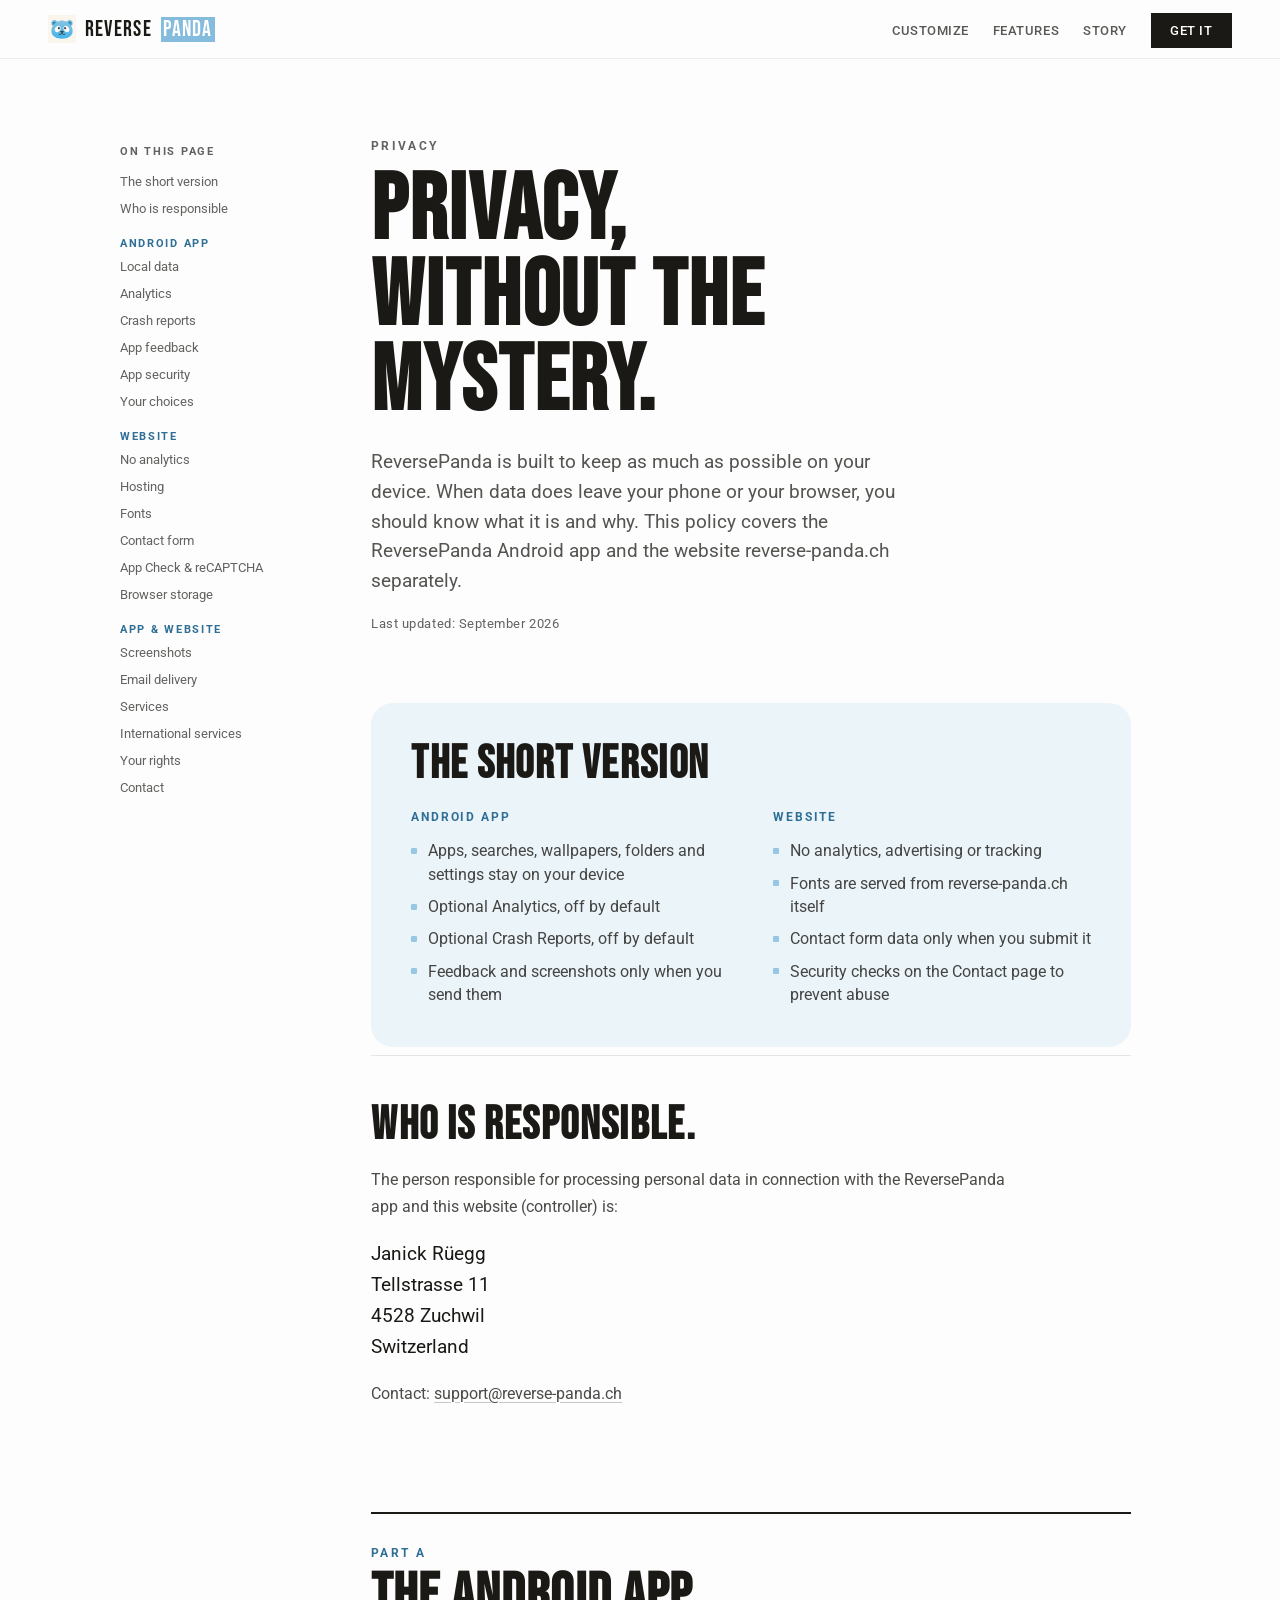
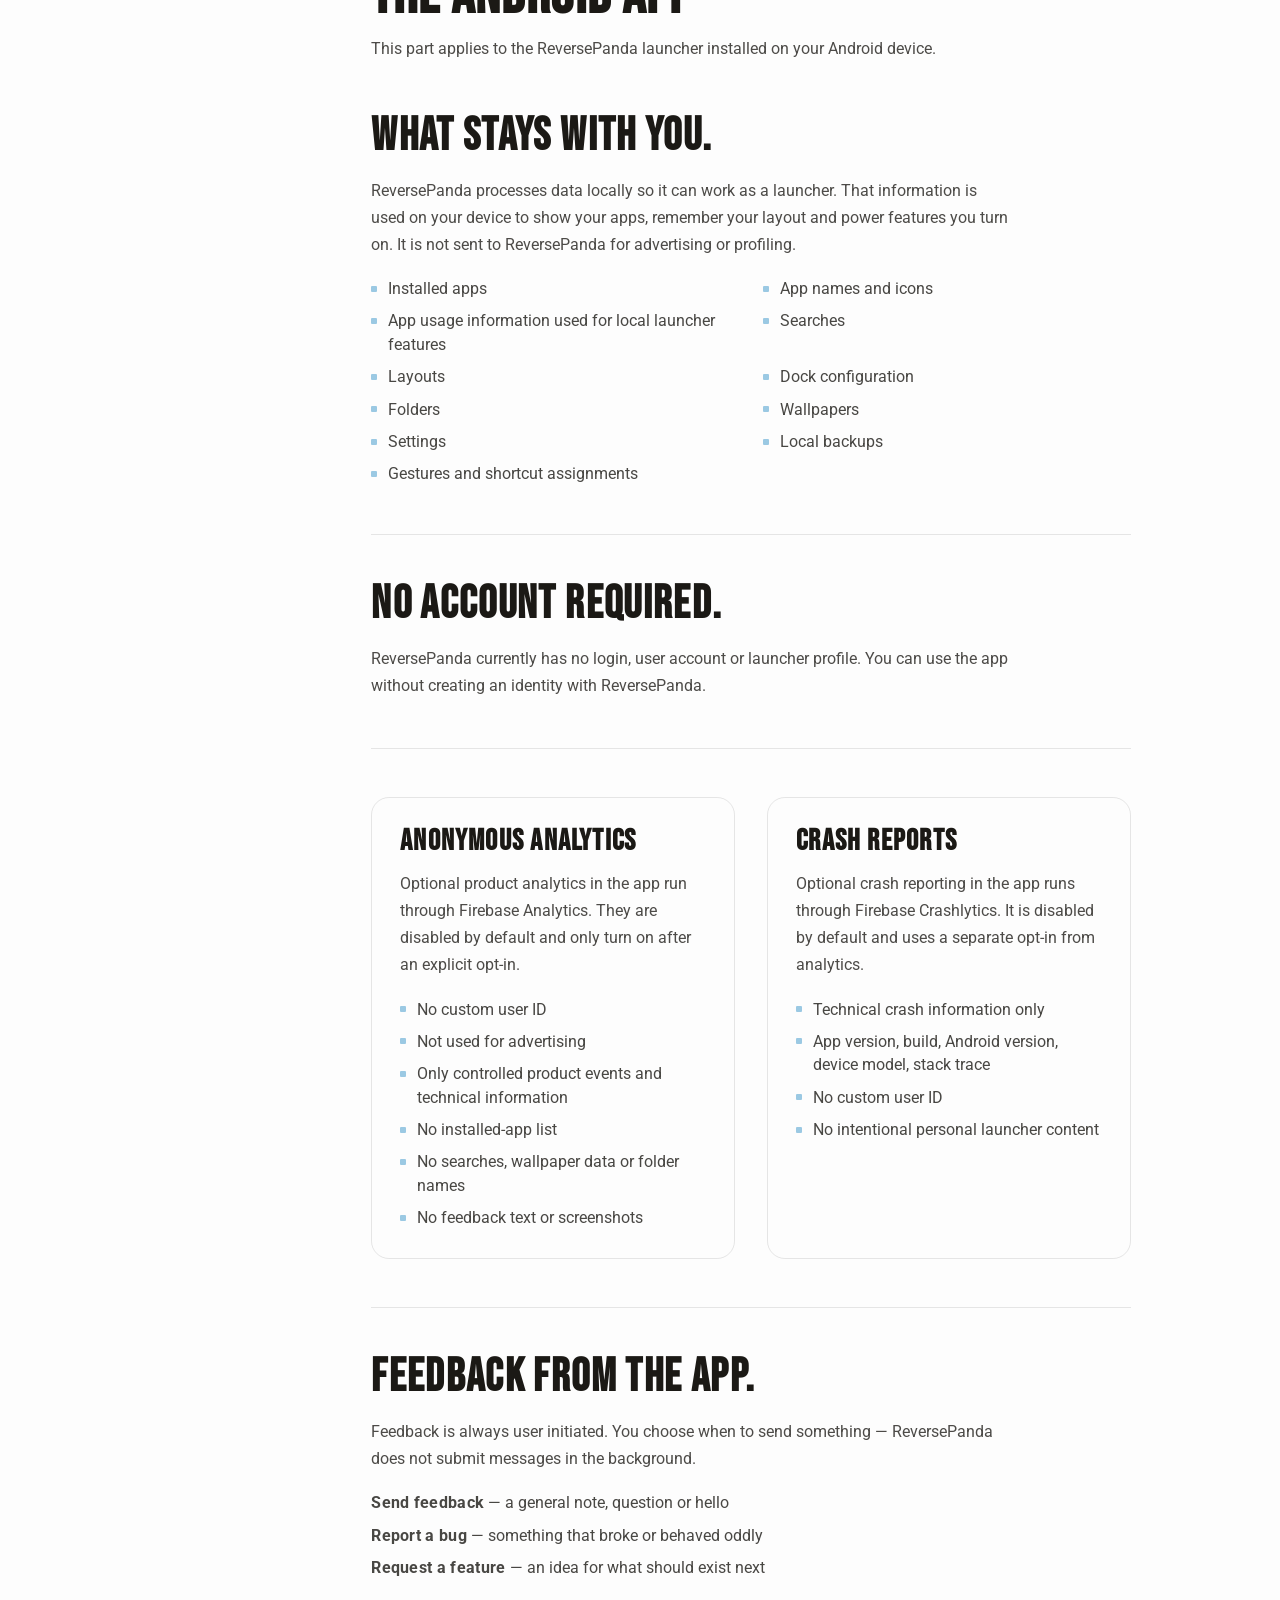
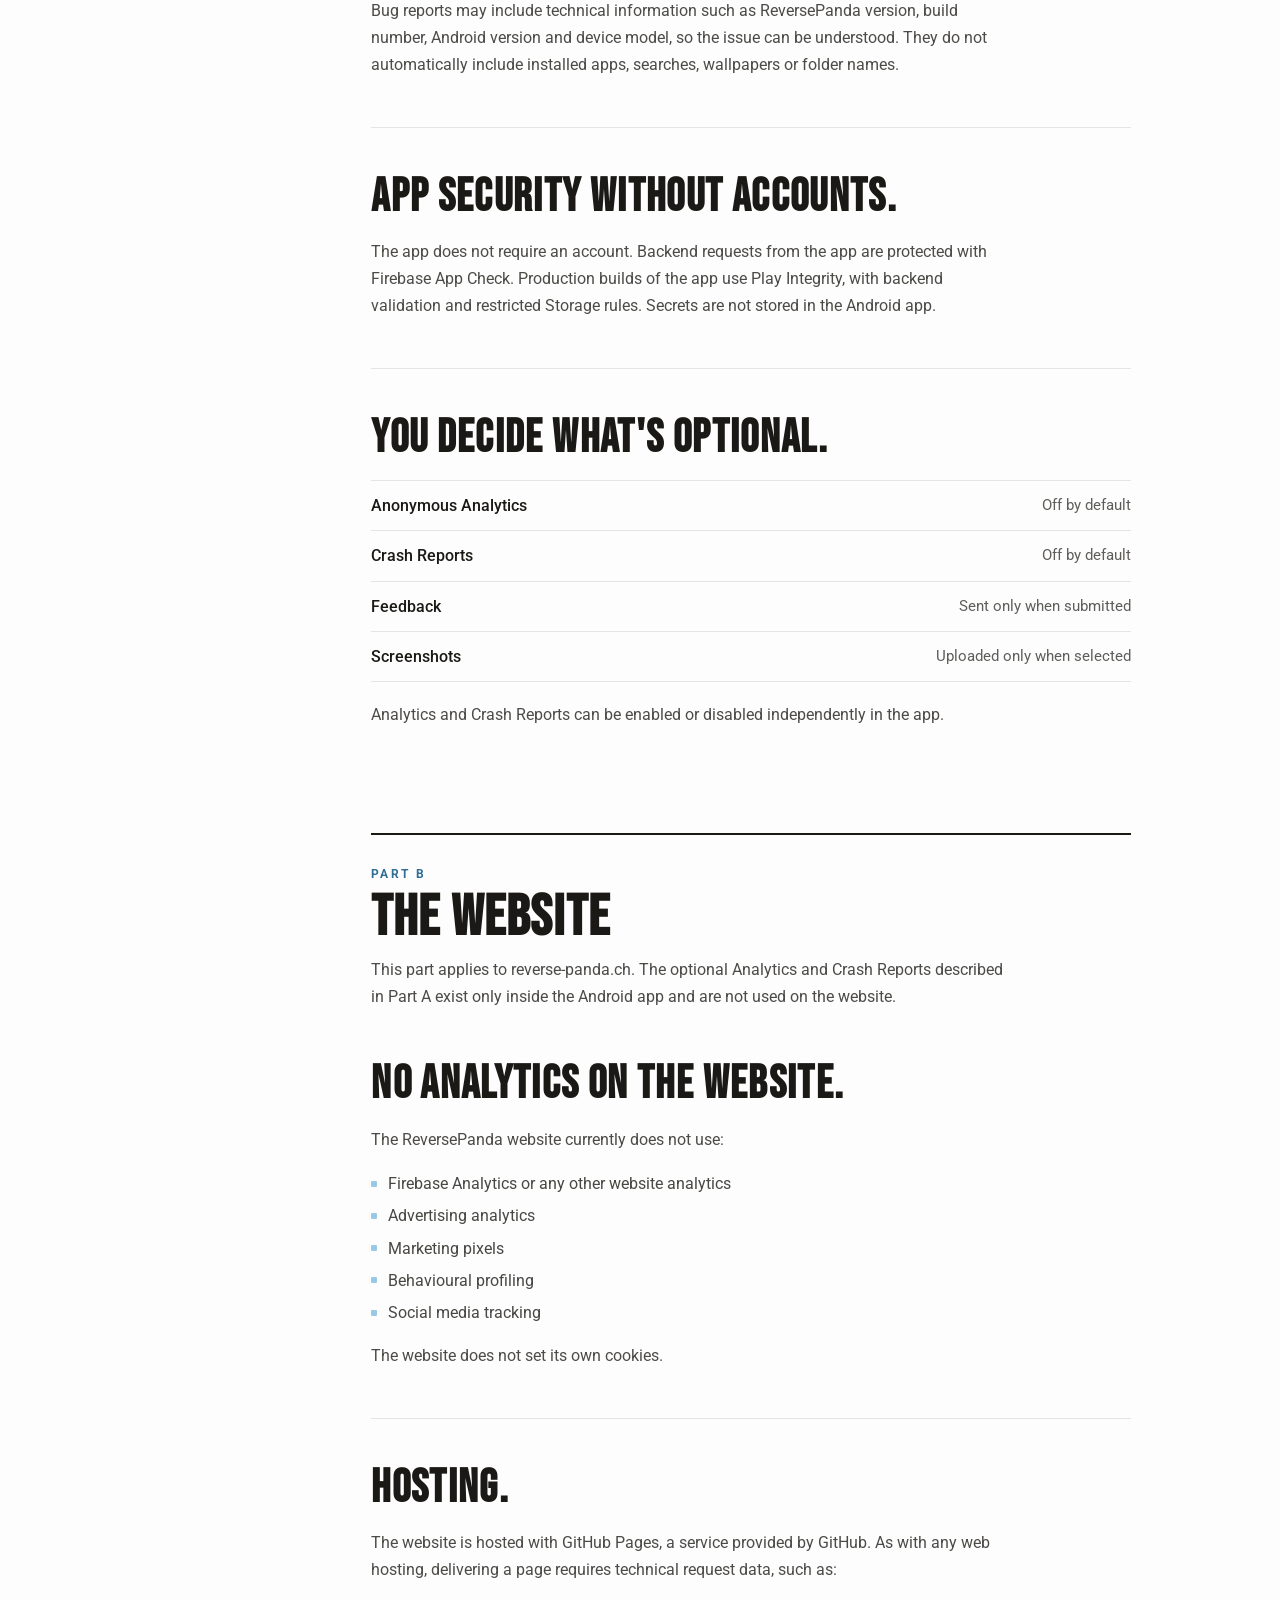
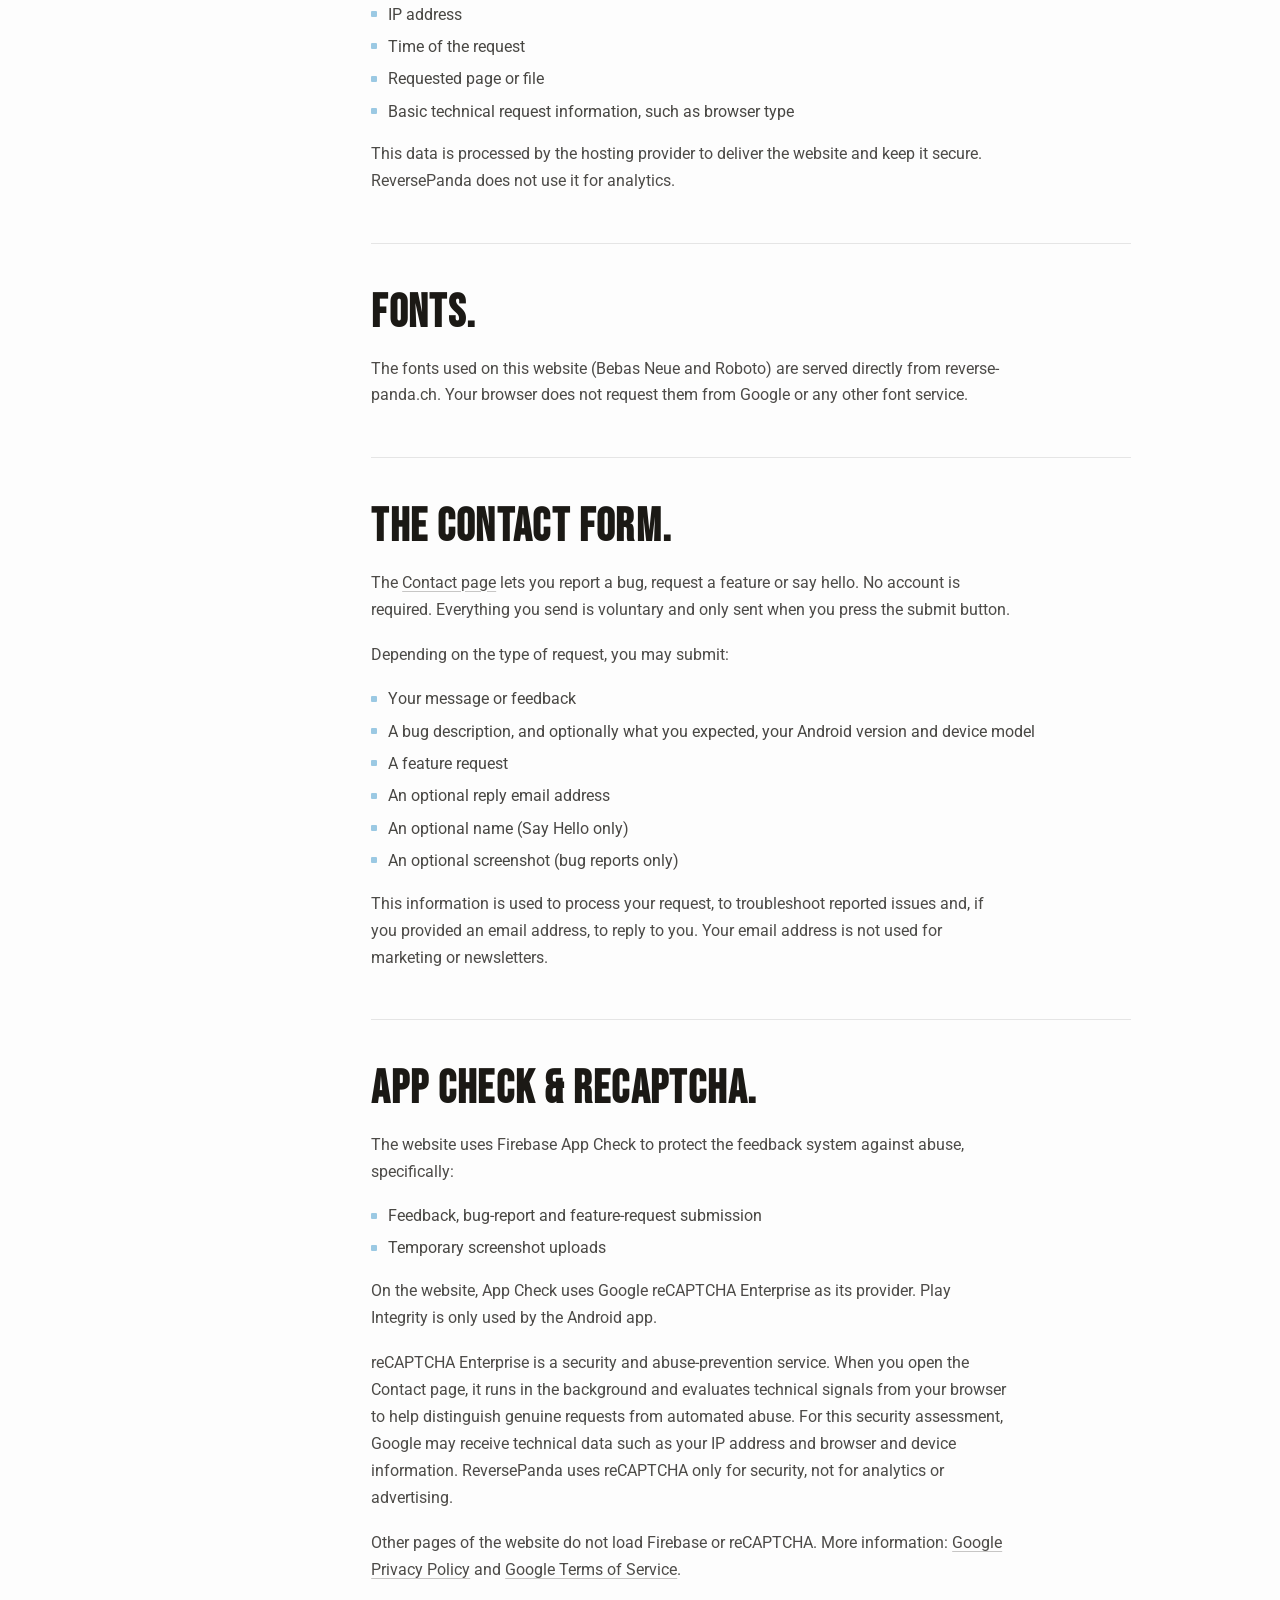
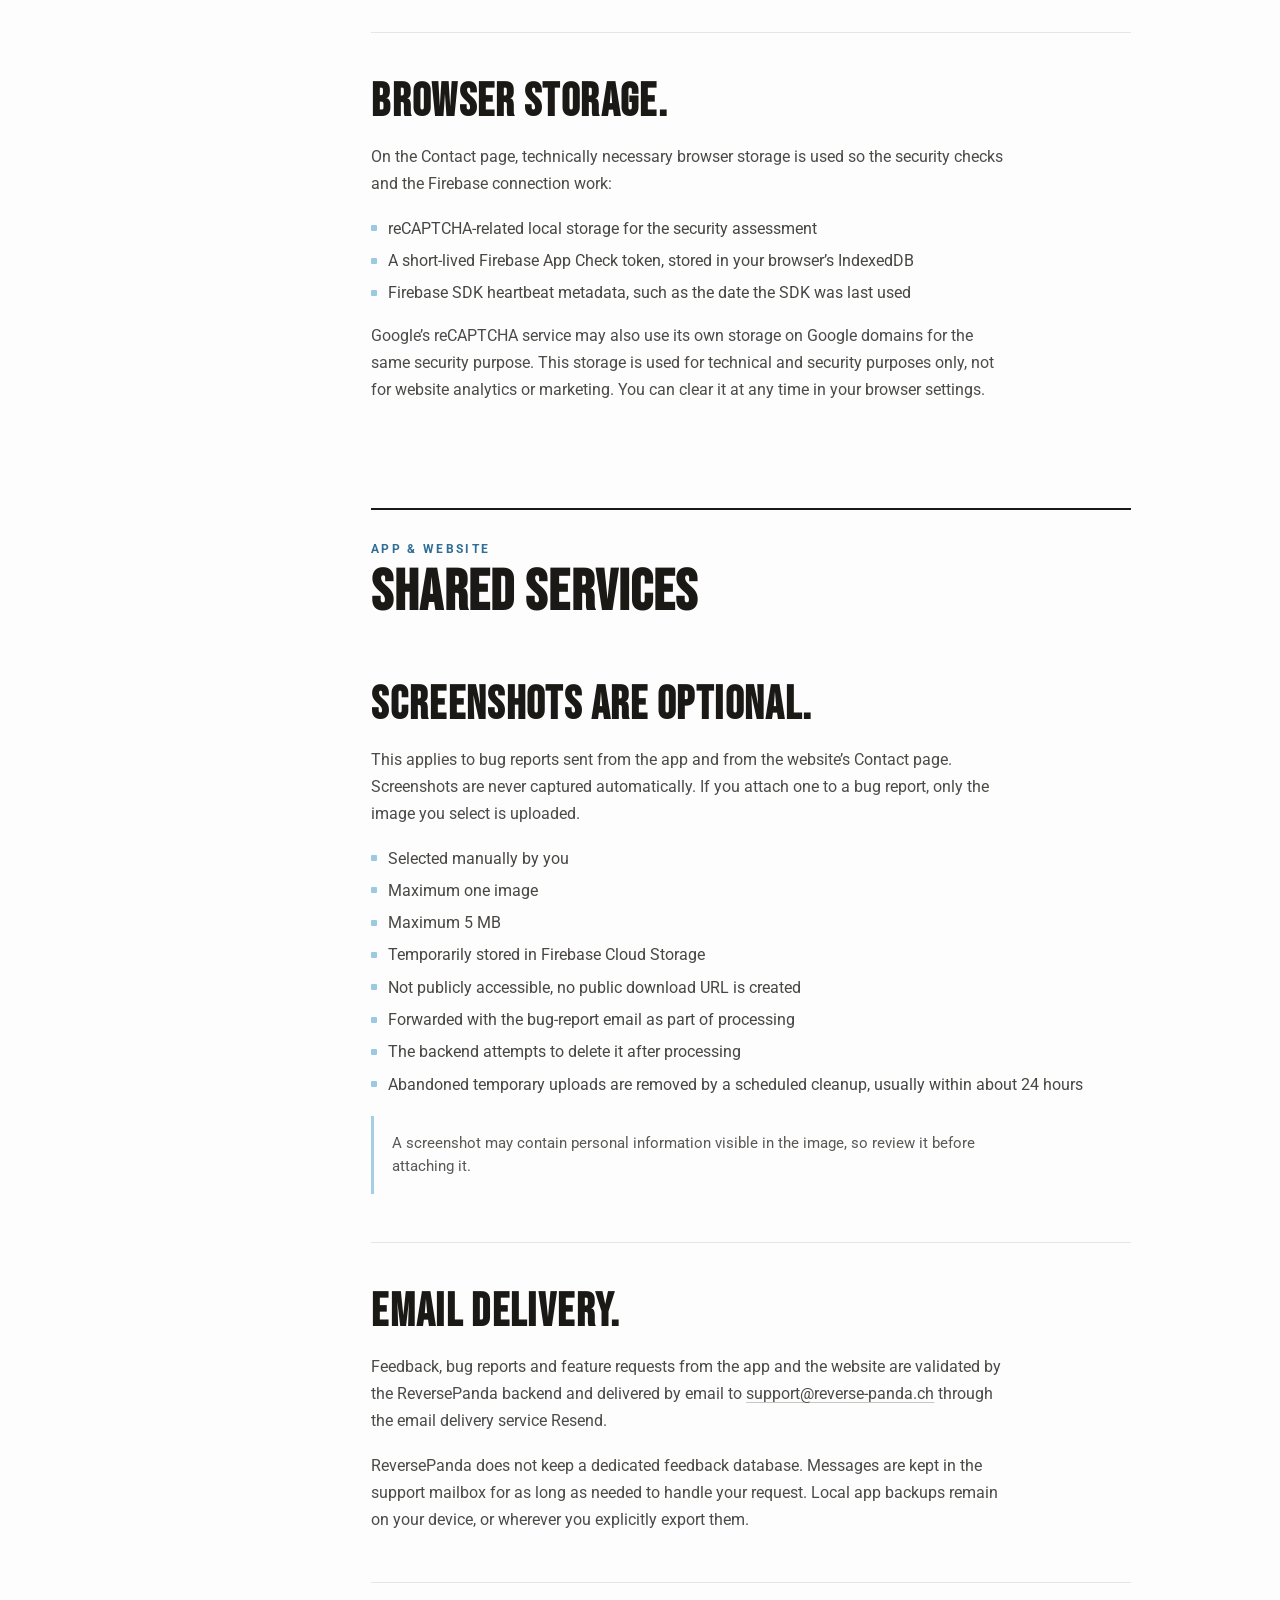
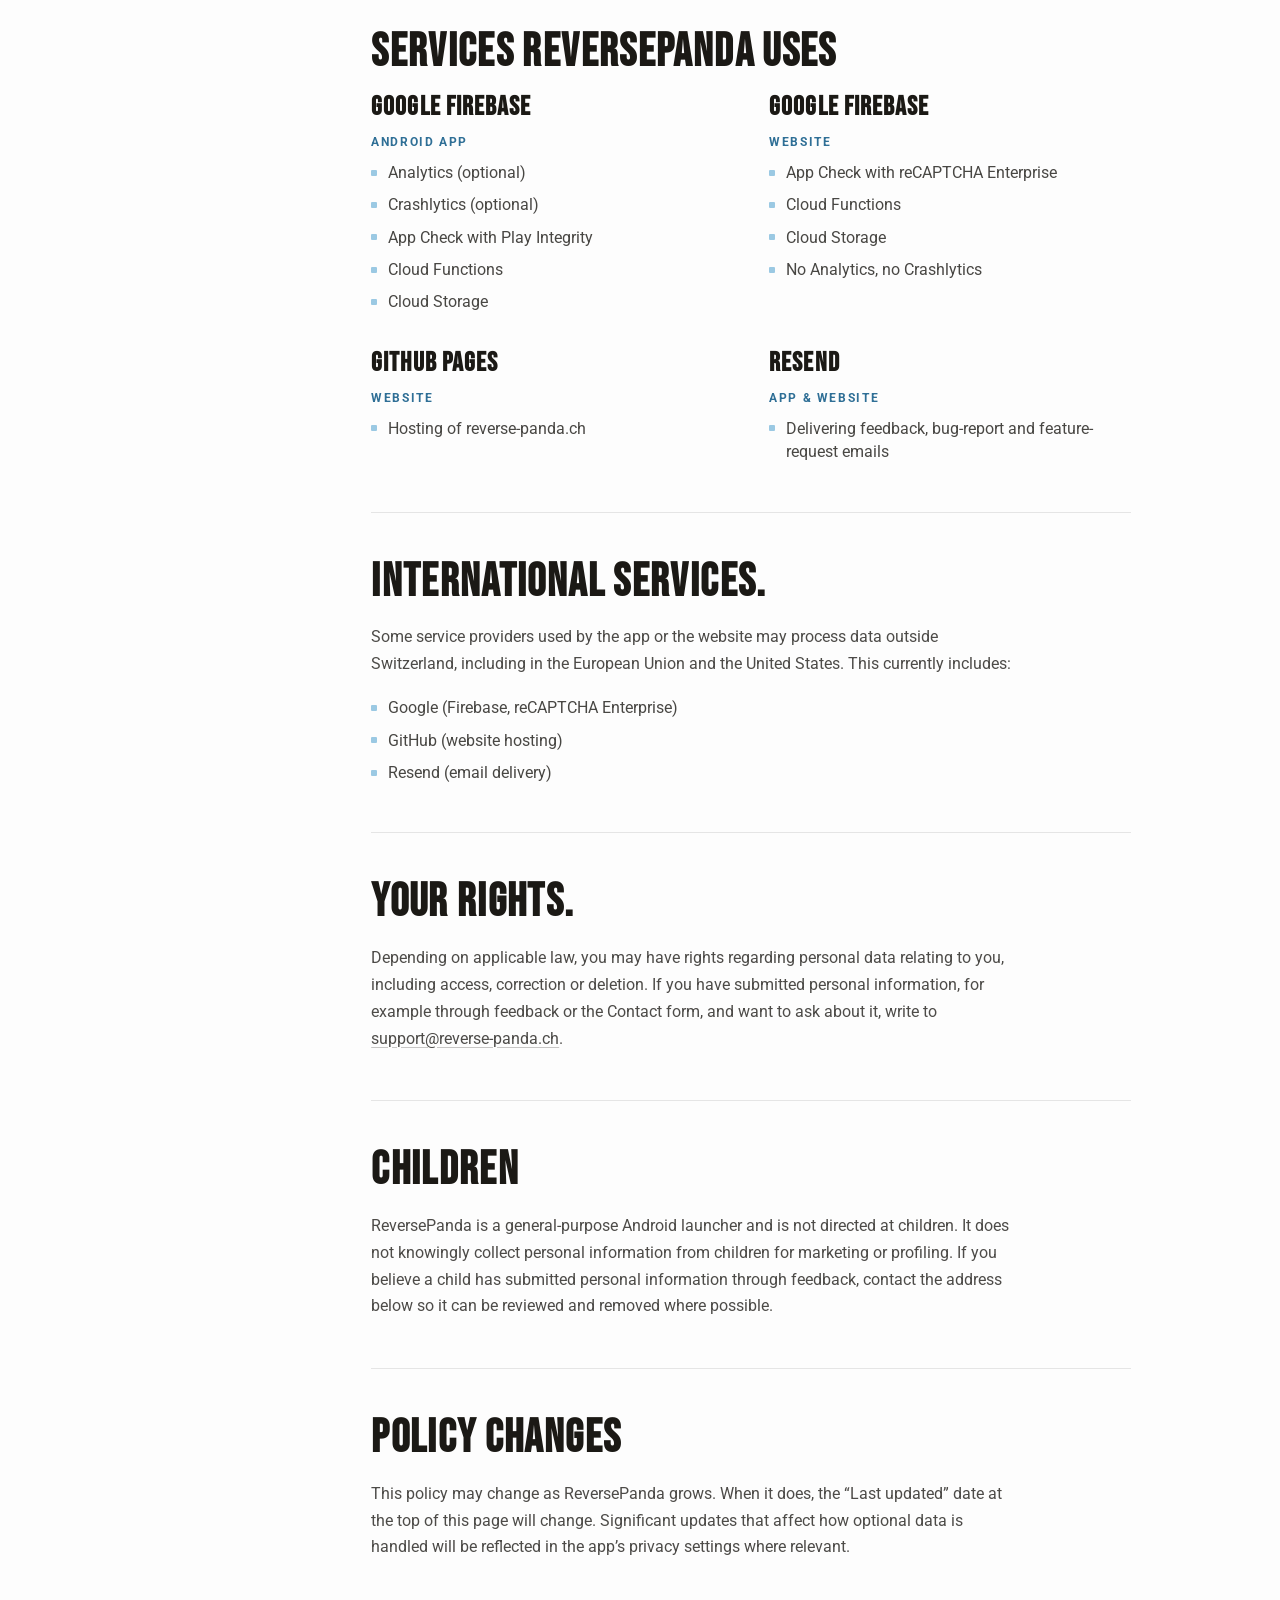
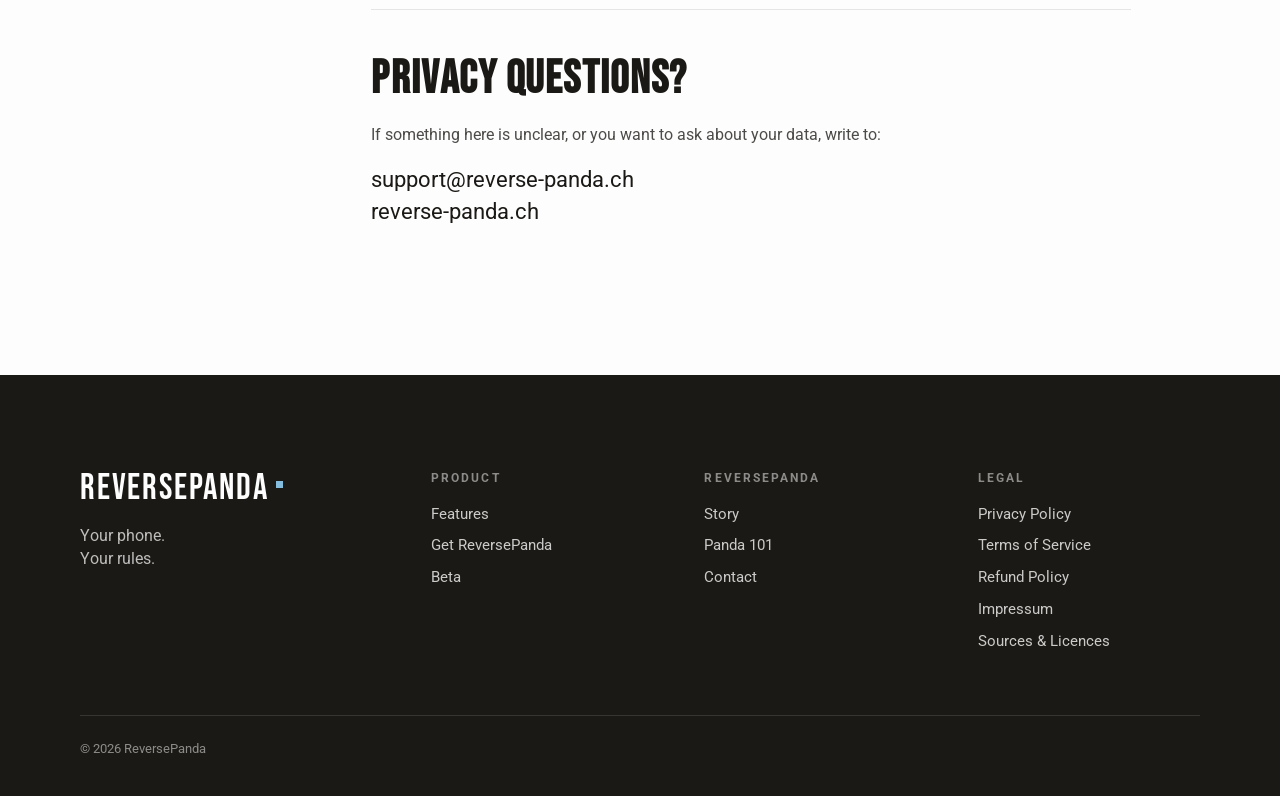
<file: privacy.html>
<!DOCTYPE html>
<html lang="en">
<head>
  <meta charset="UTF-8">
  <meta name="viewport" content="width=device-width, initial-scale=1.0">
  <title>Privacy Policy – ReversePanda</title>
  <meta name="description" content="How the ReversePanda Android app and the reverse-panda.ch website handle data — local data, optional app analytics, the contact form, screenshots and security services.">
  <meta name="theme-color" content="#FDFDFD">
  <link rel="canonical" href="https://reverse-panda.ch/privacy.html">
  <meta property="og:type" content="website">
  <meta property="og:site_name" content="ReversePanda">
  <meta property="og:title" content="Privacy Policy – ReversePanda">
  <meta property="og:description" content="How the ReversePanda Android app and the reverse-panda.ch website handle data — local data, optional app analytics, the contact form, screenshots and security services.">
  <meta property="og:url" content="https://reverse-panda.ch/privacy.html">
  <meta property="og:image" content="https://reverse-panda.ch/assets/social/reversepanda-social-preview.jpg">
  <meta property="og:image:type" content="image/jpeg">
  <meta property="og:image:width" content="1200">
  <meta property="og:image:height" content="630">
  <meta property="og:image:alt" content="ReversePanda: Your phone. Your rules. An Android launcher built for people who don't do defaults.">
  <meta name="twitter:card" content="summary_large_image">
  <meta name="twitter:title" content="Privacy Policy – ReversePanda">
  <meta name="twitter:description" content="How the ReversePanda Android app and the reverse-panda.ch website handle data — local data, optional app analytics, the contact form, screenshots and security services.">
  <meta name="twitter:image" content="https://reverse-panda.ch/assets/social/reversepanda-social-preview.jpg">
  <meta name="twitter:image:alt" content="ReversePanda: Your phone. Your rules. An Android launcher built for people who don't do defaults.">
  <link rel="icon" type="image/png" href="assets/logo/reverse-panda-logo-192.png">
  <link rel="apple-touch-icon" href="assets/logo/reverse-panda-logo-192.png">
  <link rel="preload" href="assets/fonts/bebasneue-JTUSjIg69CK48gW7PXoo9Wlhyw.woff2" as="font" type="font/woff2" crossorigin>
  <link rel="preload" href="assets/fonts/roboto-KFO7CnqEu92Fr1ME7kSn66aGLdTylUAMa3yUBA.woff2" as="font" type="font/woff2" crossorigin>
  <link rel="stylesheet" href="assets/fonts/fonts.css">
  <link rel="stylesheet" href="styles.css">
</head>
<body class="page-privacy">

  <a class="skip-link" href="#main-content">Skip to main content</a>

  <header class="site-header" id="top">
    <nav class="primary-nav" id="primary-nav" aria-label="Primary">
      <a href="index.html" class="nav-logo">
        <img src="assets/logo/reverse-panda-logo-192.png" alt="" width="28" height="28">
        REVERSE<span class="brand-panda">PANDA</span>
      </a>
      <ul class="nav-links">
        <li><a href="index.html#showcase">Customize</a></li>
        <li><a href="index.html#compare">Features</a></li>
        <li><a href="index.html#story">Story</a></li>
        <li><a href="index.html#download" class="nav-cta">Get it</a></li>
      </ul>
      <button class="nav-toggle" type="button" aria-expanded="false" aria-controls="mobile-nav">Menu</button>
    </nav>
    <div class="mobile-nav" id="mobile-nav" hidden>
      <a href="index.html#showcase">Customize</a>
      <a href="index.html#compare">Features</a>
      <a href="index.html#story">Story</a>
      <a href="index.html#download">Get it</a>
    </div>
  </header>

  <div class="privacy-shell">
    <aside class="privacy-toc" aria-label="On this page">
      <p class="privacy-toc__label">On this page</p>
      <nav class="privacy-toc__nav">
        <a href="#short-version">The short version</a>
        <a href="#controller">Who is responsible</a>
        <span class="privacy-toc__group">Android app</span>
        <a href="#local-data">Local data</a>
        <a href="#analytics">Analytics</a>
        <a href="#crash-reports">Crash reports</a>
        <a href="#feedback">App feedback</a>
        <a href="#app-security">App security</a>
        <a href="#choices">Your choices</a>
        <span class="privacy-toc__group">Website</span>
        <a href="#website-tracking">No analytics</a>
        <a href="#hosting">Hosting</a>
        <a href="#fonts">Fonts</a>
        <a href="#contact-form">Contact form</a>
        <a href="#website-security">App Check &amp; reCAPTCHA</a>
        <a href="#browser-storage">Browser storage</a>
        <span class="privacy-toc__group">App &amp; website</span>
        <a href="#screenshots">Screenshots</a>
        <a href="#email-delivery">Email delivery</a>
        <a href="#third-party">Services</a>
        <a href="#international">International services</a>
        <a href="#rights">Your rights</a>
        <a href="#contact">Contact</a>
      </nav>
    </aside>

    <main id="main-content" class="privacy-page">
      <header class="privacy-hero">
        <p class="privacy-hero__label">PRIVACY</p>
        <h1 class="privacy-hero__title">
          PRIVACY,<br>
          WITHOUT THE<br>
          MYSTERY.
        </h1>
        <p class="privacy-hero__lead">
          ReversePanda is built to keep as much as possible on your device.
          When data does leave your phone or your browser, you should know what it is and why.
          This policy covers the ReversePanda Android app and the website reverse-panda.ch
          separately.
        </p>
        <p class="privacy-hero__updated">Last updated: September 2026</p>
      </header>

      <section class="privacy-section privacy-short" id="short-version" aria-labelledby="short-heading">
        <h2 class="privacy-section__title" id="short-heading">THE SHORT VERSION</h2>
        <div class="privacy-short__grid">
          <div class="privacy-short__col">
            <h3 class="privacy-short__label">Android app</h3>
            <ul class="privacy-list">
              <li>Apps, searches, wallpapers, folders and settings stay on your device</li>
              <li>Optional Analytics, off by default</li>
              <li>Optional Crash Reports, off by default</li>
              <li>Feedback and screenshots only when you send them</li>
            </ul>
          </div>
          <div class="privacy-short__col">
            <h3 class="privacy-short__label">Website</h3>
            <ul class="privacy-list">
              <li>No analytics, advertising or tracking</li>
              <li>Fonts are served from reverse-panda.ch itself</li>
              <li>Contact form data only when you submit it</li>
              <li>Security checks on the Contact page to prevent abuse</li>
            </ul>
          </div>
        </div>
      </section>

      <section class="privacy-section" id="controller" aria-labelledby="controller-heading">
        <h2 class="privacy-section__title" id="controller-heading">WHO IS RESPONSIBLE.</h2>
        <p class="privacy-prose">
          The person responsible for processing personal data in connection with the
          ReversePanda app and this website (controller) is:
        </p>
        <address class="imprint-address">
          Janick Rüegg<br>
          Tellstrasse 11<br>
          4528 Zuchwil<br>
          Switzerland
        </address>
        <p class="privacy-prose">
          Contact: <a href="mailto:support@reverse-panda.ch">support@reverse-panda.ch</a>
        </p>
      </section>

      <div class="privacy-part" id="app">
        <p class="privacy-part__label">Part A</p>
        <h2 class="privacy-part__title">THE ANDROID APP</h2>
        <p class="privacy-prose">
          This part applies to the ReversePanda launcher installed on your Android device.
        </p>
      </div>

      <section class="privacy-section" id="local-data" aria-labelledby="local-heading">
        <h2 class="privacy-section__title" id="local-heading">WHAT STAYS WITH YOU.</h2>
        <p class="privacy-prose">
          ReversePanda processes data locally so it can work as a launcher.
          That information is used on your device to show your apps, remember your layout
          and power features you turn on. It is not sent to ReversePanda for advertising
          or profiling.
        </p>
        <ul class="privacy-list privacy-list--wide">
          <li>Installed apps</li>
          <li>App names and icons</li>
          <li>App usage information used for local launcher features</li>
          <li>Searches</li>
          <li>Layouts</li>
          <li>Dock configuration</li>
          <li>Folders</li>
          <li>Wallpapers</li>
          <li>Settings</li>
          <li>Local backups</li>
          <li>Gestures and shortcut assignments</li>
        </ul>
      </section>

      <section class="privacy-section" id="accounts" aria-labelledby="accounts-heading">
        <h2 class="privacy-section__title" id="accounts-heading">NO ACCOUNT REQUIRED.</h2>
        <p class="privacy-prose">
          ReversePanda currently has no login, user account or launcher profile.
          You can use the app without creating an identity with ReversePanda.
        </p>
      </section>

      <section class="privacy-section privacy-section--split" id="analytics-crash" aria-labelledby="telemetry-heading">
        <h2 class="privacy-section__title privacy-section__title--sr" id="telemetry-heading">App analytics &amp; crash reports</h2>
        <div class="privacy-split">
          <article class="privacy-panel" id="analytics" aria-labelledby="analytics-heading">
            <h3 class="privacy-panel__title" id="analytics-heading">Anonymous Analytics</h3>
            <p class="privacy-prose">
              Optional product analytics in the app run through Firebase Analytics.
              They are disabled by default and only turn on after an explicit opt-in.
            </p>
            <ul class="privacy-list">
              <li>No custom user ID</li>
              <li>Not used for advertising</li>
              <li>Only controlled product events and technical information</li>
              <li>No installed-app list</li>
              <li>No searches, wallpaper data or folder names</li>
              <li>No feedback text or screenshots</li>
            </ul>
          </article>

          <article class="privacy-panel" id="crash-reports" aria-labelledby="crash-heading">
            <h3 class="privacy-panel__title" id="crash-heading">Crash Reports</h3>
            <p class="privacy-prose">
              Optional crash reporting in the app runs through Firebase Crashlytics.
              It is disabled by default and uses a separate opt-in from analytics.
            </p>
            <ul class="privacy-list">
              <li>Technical crash information only</li>
              <li>App version, build, Android version, device model, stack trace</li>
              <li>No custom user ID</li>
              <li>No intentional personal launcher content</li>
            </ul>
          </article>
        </div>
      </section>

      <section class="privacy-section" id="feedback" aria-labelledby="feedback-heading">
        <h2 class="privacy-section__title" id="feedback-heading">FEEDBACK FROM THE APP.</h2>
        <p class="privacy-prose">
          Feedback is always user initiated. You choose when to send something —
          ReversePanda does not submit messages in the background.
        </p>
        <ul class="privacy-list privacy-list--plain">
          <li><strong>Send feedback</strong> — a general note, question or hello</li>
          <li><strong>Report a bug</strong> — something that broke or behaved oddly</li>
          <li><strong>Request a feature</strong> — an idea for what should exist next</li>
        </ul>
        <p class="privacy-prose">
          Bug reports may include technical information such as ReversePanda version,
          build number, Android version and device model, so the issue can be understood.
          They do not automatically include installed apps, searches, wallpapers or folder names.
        </p>
      </section>

      <section class="privacy-section" id="app-security" aria-labelledby="app-security-heading">
        <h2 class="privacy-section__title" id="app-security-heading">APP SECURITY WITHOUT ACCOUNTS.</h2>
        <p class="privacy-prose">
          The app does not require an account. Backend requests from the app are protected
          with Firebase App Check. Production builds of the app use Play Integrity, with backend
          validation and restricted Storage rules. Secrets are not stored in the Android app.
        </p>
      </section>

      <section class="privacy-section" id="choices" aria-labelledby="choices-heading">
        <h2 class="privacy-section__title" id="choices-heading">YOU DECIDE WHAT'S OPTIONAL.</h2>
        <ul class="privacy-choices">
          <li>
            <span class="privacy-choices__name">Anonymous Analytics</span>
            <span class="privacy-choices__state">Off by default</span>
          </li>
          <li>
            <span class="privacy-choices__name">Crash Reports</span>
            <span class="privacy-choices__state">Off by default</span>
          </li>
          <li>
            <span class="privacy-choices__name">Feedback</span>
            <span class="privacy-choices__state">Sent only when submitted</span>
          </li>
          <li>
            <span class="privacy-choices__name">Screenshots</span>
            <span class="privacy-choices__state">Uploaded only when selected</span>
          </li>
        </ul>
        <p class="privacy-prose">
          Analytics and Crash Reports can be enabled or disabled independently in the app.
        </p>
      </section>

      <div class="privacy-part" id="website">
        <p class="privacy-part__label">Part B</p>
        <h2 class="privacy-part__title">THE WEBSITE</h2>
        <p class="privacy-prose">
          This part applies to reverse-panda.ch. The optional Analytics and Crash Reports
          described in Part A exist only inside the Android app and are not used on the website.
        </p>
      </div>

      <section class="privacy-section" id="website-tracking" aria-labelledby="website-tracking-heading">
        <h2 class="privacy-section__title" id="website-tracking-heading">NO ANALYTICS ON THE WEBSITE.</h2>
        <p class="privacy-prose">
          The ReversePanda website currently does not use:
        </p>
        <ul class="privacy-list">
          <li>Firebase Analytics or any other website analytics</li>
          <li>Advertising analytics</li>
          <li>Marketing pixels</li>
          <li>Behavioural profiling</li>
          <li>Social media tracking</li>
        </ul>
        <p class="privacy-prose">
          The website does not set its own cookies.
        </p>
      </section>

      <section class="privacy-section" id="hosting" aria-labelledby="hosting-heading">
        <h2 class="privacy-section__title" id="hosting-heading">HOSTING.</h2>
        <p class="privacy-prose">
          The website is hosted with GitHub Pages, a service provided by GitHub.
          As with any web hosting, delivering a page requires technical request data, such as:
        </p>
        <ul class="privacy-list">
          <li>IP address</li>
          <li>Time of the request</li>
          <li>Requested page or file</li>
          <li>Basic technical request information, such as browser type</li>
        </ul>
        <p class="privacy-prose">
          This data is processed by the hosting provider to deliver the website and keep it secure.
          ReversePanda does not use it for analytics.
        </p>
      </section>

      <section class="privacy-section" id="fonts" aria-labelledby="fonts-heading">
        <h2 class="privacy-section__title" id="fonts-heading">FONTS.</h2>
        <p class="privacy-prose">
          The fonts used on this website (Bebas Neue and Roboto) are served directly from
          reverse-panda.ch. Your browser does not request them from Google or any other
          font service.
        </p>
      </section>

      <section class="privacy-section" id="contact-form" aria-labelledby="contact-form-heading">
        <h2 class="privacy-section__title" id="contact-form-heading">THE CONTACT FORM.</h2>
        <p class="privacy-prose">
          The <a href="contact.html">Contact page</a> lets you report a bug, request a feature
          or say hello. No account is required. Everything you send is voluntary and only
          sent when you press the submit button.
        </p>
        <p class="privacy-prose">Depending on the type of request, you may submit:</p>
        <ul class="privacy-list">
          <li>Your message or feedback</li>
          <li>A bug description, and optionally what you expected, your Android version and device model</li>
          <li>A feature request</li>
          <li>An optional reply email address</li>
          <li>An optional name (Say Hello only)</li>
          <li>An optional screenshot (bug reports only)</li>
        </ul>
        <p class="privacy-prose">
          This information is used to process your request, to troubleshoot reported issues and,
          if you provided an email address, to reply to you. Your email address is not used for
          marketing or newsletters.
        </p>
      </section>

      <section class="privacy-section" id="website-security" aria-labelledby="website-security-heading">
        <h2 class="privacy-section__title" id="website-security-heading">APP CHECK &amp; reCAPTCHA.</h2>
        <p class="privacy-prose">
          The website uses Firebase App Check to protect the feedback system against abuse,
          specifically:
        </p>
        <ul class="privacy-list">
          <li>Feedback, bug-report and feature-request submission</li>
          <li>Temporary screenshot uploads</li>
        </ul>
        <p class="privacy-prose">
          On the website, App Check uses Google reCAPTCHA Enterprise as its provider.
          Play Integrity is only used by the Android app.
        </p>
        <p class="privacy-prose">
          reCAPTCHA Enterprise is a security and abuse-prevention service. When you open the
          Contact page, it runs in the background and evaluates technical signals from your
          browser to help distinguish genuine requests from automated abuse. For this security
          assessment, Google may receive technical data such as your IP address and browser and
          device information. ReversePanda uses reCAPTCHA only for security, not for analytics
          or advertising.
        </p>
        <p class="privacy-prose">
          Other pages of the website do not load Firebase or reCAPTCHA. More information:
          <a href="https://policies.google.com/privacy" target="_blank" rel="noopener noreferrer">Google Privacy Policy<span class="visually-hidden"> (opens in a new tab)</span></a>
          and
          <a href="https://policies.google.com/terms" target="_blank" rel="noopener noreferrer">Google Terms of Service<span class="visually-hidden"> (opens in a new tab)</span></a>.
        </p>
      </section>

      <section class="privacy-section" id="browser-storage" aria-labelledby="browser-storage-heading">
        <h2 class="privacy-section__title" id="browser-storage-heading">BROWSER STORAGE.</h2>
        <p class="privacy-prose">
          On the Contact page, technically necessary browser storage is used so the security
          checks and the Firebase connection work:
        </p>
        <ul class="privacy-list">
          <li>reCAPTCHA-related local storage for the security assessment</li>
          <li>A short-lived Firebase App Check token, stored in your browser’s IndexedDB</li>
          <li>Firebase SDK heartbeat metadata, such as the date the SDK was last used</li>
        </ul>
        <p class="privacy-prose">
          Google’s reCAPTCHA service may also use its own storage on Google domains for the
          same security purpose. This storage is used for technical and security purposes only,
          not for website analytics or marketing. You can clear it at any time in your browser
          settings.
        </p>
      </section>

      <div class="privacy-part" id="shared">
        <p class="privacy-part__label">App &amp; website</p>
        <h2 class="privacy-part__title">SHARED SERVICES</h2>
      </div>

      <section class="privacy-section" id="screenshots" aria-labelledby="screenshots-heading">
        <h2 class="privacy-section__title" id="screenshots-heading">SCREENSHOTS ARE OPTIONAL.</h2>
        <p class="privacy-prose">
          This applies to bug reports sent from the app and from the website’s Contact page.
          Screenshots are never captured automatically. If you attach one to a bug report,
          only the image you select is uploaded.
        </p>
        <ul class="privacy-list">
          <li>Selected manually by you</li>
          <li>Maximum one image</li>
          <li>Maximum 5&nbsp;MB</li>
          <li>Temporarily stored in Firebase Cloud Storage</li>
          <li>Not publicly accessible, no public download URL is created</li>
          <li>Forwarded with the bug-report email as part of processing</li>
          <li>The backend attempts to delete it after processing</li>
          <li>Abandoned temporary uploads are removed by a scheduled cleanup, usually within about 24 hours</li>
        </ul>
        <p class="privacy-note">
          A screenshot may contain personal information visible in the image, so review it
          before attaching it.
        </p>
      </section>

      <section class="privacy-section" id="email-delivery" aria-labelledby="email-delivery-heading">
        <h2 class="privacy-section__title" id="email-delivery-heading">EMAIL DELIVERY.</h2>
        <p class="privacy-prose">
          Feedback, bug reports and feature requests from the app and the website are validated
          by the ReversePanda backend and delivered by email to
          <a href="mailto:support@reverse-panda.ch">support@reverse-panda.ch</a> through the
          email delivery service Resend.
        </p>
        <p class="privacy-prose">
          ReversePanda does not keep a dedicated feedback database. Messages are kept in the
          support mailbox for as long as needed to handle your request. Local app backups remain
          on your device, or wherever you explicitly export them.
        </p>
      </section>

      <section class="privacy-section" id="third-party" aria-labelledby="services-heading">
        <h2 class="privacy-section__title" id="services-heading">SERVICES REVERSEPANDA USES</h2>
        <div class="privacy-services">
          <article class="privacy-service">
            <h3 class="privacy-service__name">Google Firebase</h3>
            <p class="privacy-service__used">Android app</p>
            <ul class="privacy-list">
              <li>Analytics (optional)</li>
              <li>Crashlytics (optional)</li>
              <li>App Check with Play Integrity</li>
              <li>Cloud Functions</li>
              <li>Cloud Storage</li>
            </ul>
          </article>
          <article class="privacy-service">
            <h3 class="privacy-service__name">Google Firebase</h3>
            <p class="privacy-service__used">Website</p>
            <ul class="privacy-list">
              <li>App Check with reCAPTCHA Enterprise</li>
              <li>Cloud Functions</li>
              <li>Cloud Storage</li>
              <li>No Analytics, no Crashlytics</li>
            </ul>
          </article>
          <article class="privacy-service">
            <h3 class="privacy-service__name">GitHub Pages</h3>
            <p class="privacy-service__used">Website</p>
            <ul class="privacy-list">
              <li>Hosting of reverse-panda.ch</li>
            </ul>
          </article>
          <article class="privacy-service">
            <h3 class="privacy-service__name">Resend</h3>
            <p class="privacy-service__used">App &amp; website</p>
            <ul class="privacy-list">
              <li>Delivering feedback, bug-report and feature-request emails</li>
            </ul>
          </article>
        </div>
      </section>

      <section class="privacy-section" id="international" aria-labelledby="international-heading">
        <h2 class="privacy-section__title" id="international-heading">INTERNATIONAL SERVICES.</h2>
        <p class="privacy-prose">
          Some service providers used by the app or the website may process data outside
          Switzerland, including in the European Union and the United States. This currently
          includes:
        </p>
        <ul class="privacy-list">
          <li>Google (Firebase, reCAPTCHA Enterprise)</li>
          <li>GitHub (website hosting)</li>
          <li>Resend (email delivery)</li>
        </ul>
      </section>

      <section class="privacy-section" id="rights" aria-labelledby="rights-heading">
        <h2 class="privacy-section__title" id="rights-heading">YOUR RIGHTS.</h2>
        <p class="privacy-prose">
          Depending on applicable law, you may have rights regarding personal data relating to
          you, including access, correction or deletion. If you have submitted personal
          information, for example through feedback or the Contact form, and want to ask about it,
          write to <a href="mailto:support@reverse-panda.ch">support@reverse-panda.ch</a>.
        </p>
      </section>

      <section class="privacy-section" id="children" aria-labelledby="children-heading">
        <h2 class="privacy-section__title" id="children-heading">CHILDREN</h2>
        <p class="privacy-prose">
          ReversePanda is a general-purpose Android launcher and is not directed at children.
          It does not knowingly collect personal information from children for marketing
          or profiling. If you believe a child has submitted personal information through
          feedback, contact the address below so it can be reviewed and removed where possible.
        </p>
      </section>

      <section class="privacy-section" id="changes" aria-labelledby="changes-heading">
        <h2 class="privacy-section__title" id="changes-heading">POLICY CHANGES</h2>
        <p class="privacy-prose">
          This policy may change as ReversePanda grows. When it does, the “Last updated”
          date at the top of this page will change. Significant updates that affect how
          optional data is handled will be reflected in the app’s privacy settings where relevant.
        </p>
      </section>

      <section class="privacy-section privacy-contact" id="contact" aria-labelledby="contact-heading">
        <h2 class="privacy-section__title" id="contact-heading">PRIVACY QUESTIONS?</h2>
        <p class="privacy-prose">
          If something here is unclear, or you want to ask about your data, write to:
        </p>
        <p class="privacy-contact__email">
          <a href="mailto:support@reverse-panda.ch">support@reverse-panda.ch</a>
        </p>
        <p class="privacy-contact__site">
          <a href="https://reverse-panda.ch">reverse-panda.ch</a>
        </p>
      </section>
    </main>
  </div>

  <footer class="site-footer">
    <div class="site-footer__inner">
      <div class="site-footer__grid">
        <div class="site-footer__brand">
          <a class="site-footer__wordmark" href="index.html">
            REVERSEPANDA
            <span class="site-footer__mark" aria-hidden="true"></span>
          </a>
          <p class="site-footer__tagline">Your phone.<br>Your rules.</p>
        </div>

        <nav class="site-footer__col" aria-labelledby="footer-heading-product">
          <h2 class="site-footer__heading" id="footer-heading-product">Product</h2>
          <ul class="site-footer__links">
            <li><a href="index.html#compare">Features</a></li>
            <li><a href="index.html#download">Get ReversePanda</a></li>
            <li>
              <a href="mailto:beta@reverse-panda.ch?subject=ReversePanda%20Beta&amp;body=Hi%2C%0A%0AI%27d%20like%20to%20join%20the%20ReversePanda%20beta.">Beta</a>
            </li>
          </ul>
        </nav>

        <nav class="site-footer__col" aria-labelledby="footer-heading-rp">
          <h2 class="site-footer__heading" id="footer-heading-rp">ReversePanda</h2>
          <ul class="site-footer__links">
            <li><a href="index.html#story">Story</a></li>
            <li><a href="/panda-101.html">Panda 101</a></li>
            <li><a href="contact.html">Contact</a></li>
          </ul>
        </nav>

        <nav class="site-footer__col" aria-labelledby="footer-heading-legal">
          <h2 class="site-footer__heading" id="footer-heading-legal">Legal</h2>
          <ul class="site-footer__links">
            <li><a href="/privacy.html" aria-current="page">Privacy Policy</a></li>
            <li><a href="/terms.html">Terms of Service</a></li>
            <li><a href="/refunds.html">Refund Policy</a></li>
            <li><a href="/impressum.html">Impressum</a></li>
            <li><a href="/licenses.html">Sources &amp; Licences</a></li>
          </ul>
        </nav>
      </div>

      <div class="site-footer__bottom">
        <p class="site-footer__copy">© 2026 ReversePanda</p>
      </div>
    </div>
  </footer>

  <script src="script.js"></script>
</body>
</html>
</file>
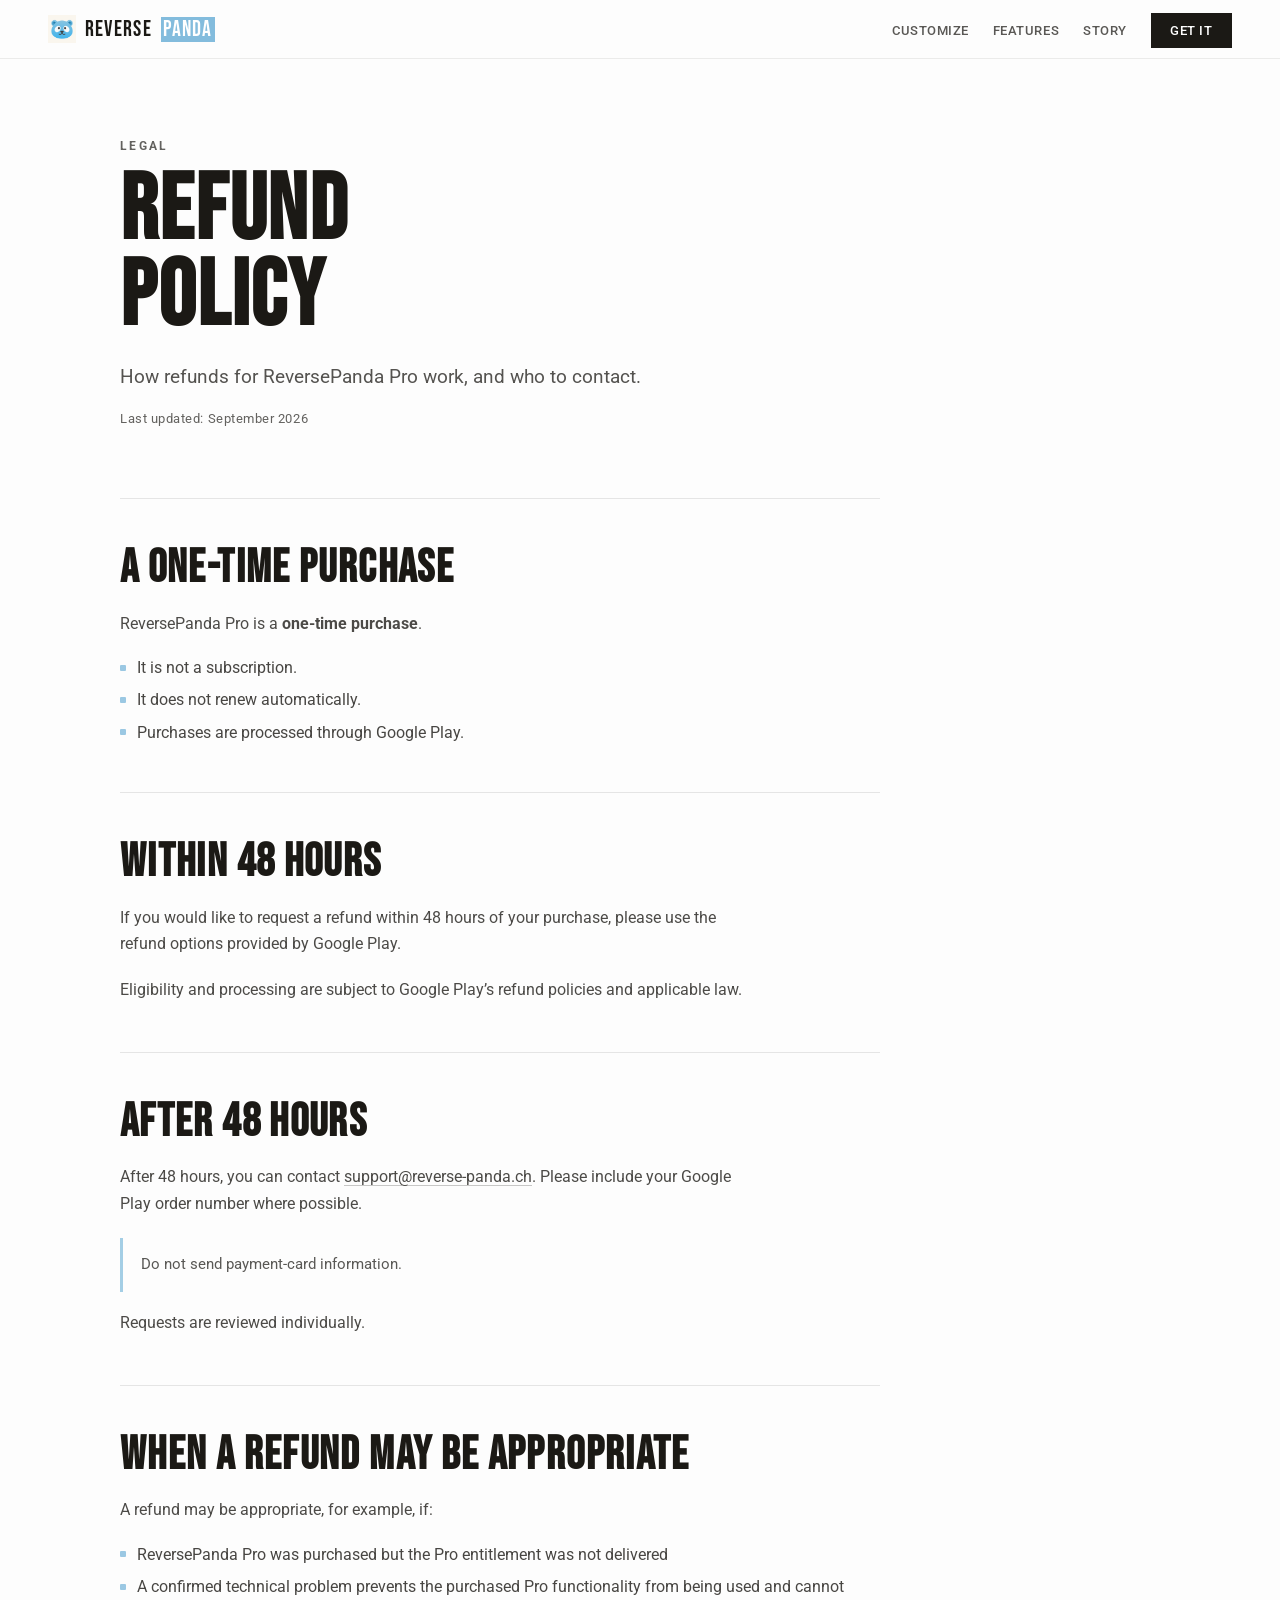
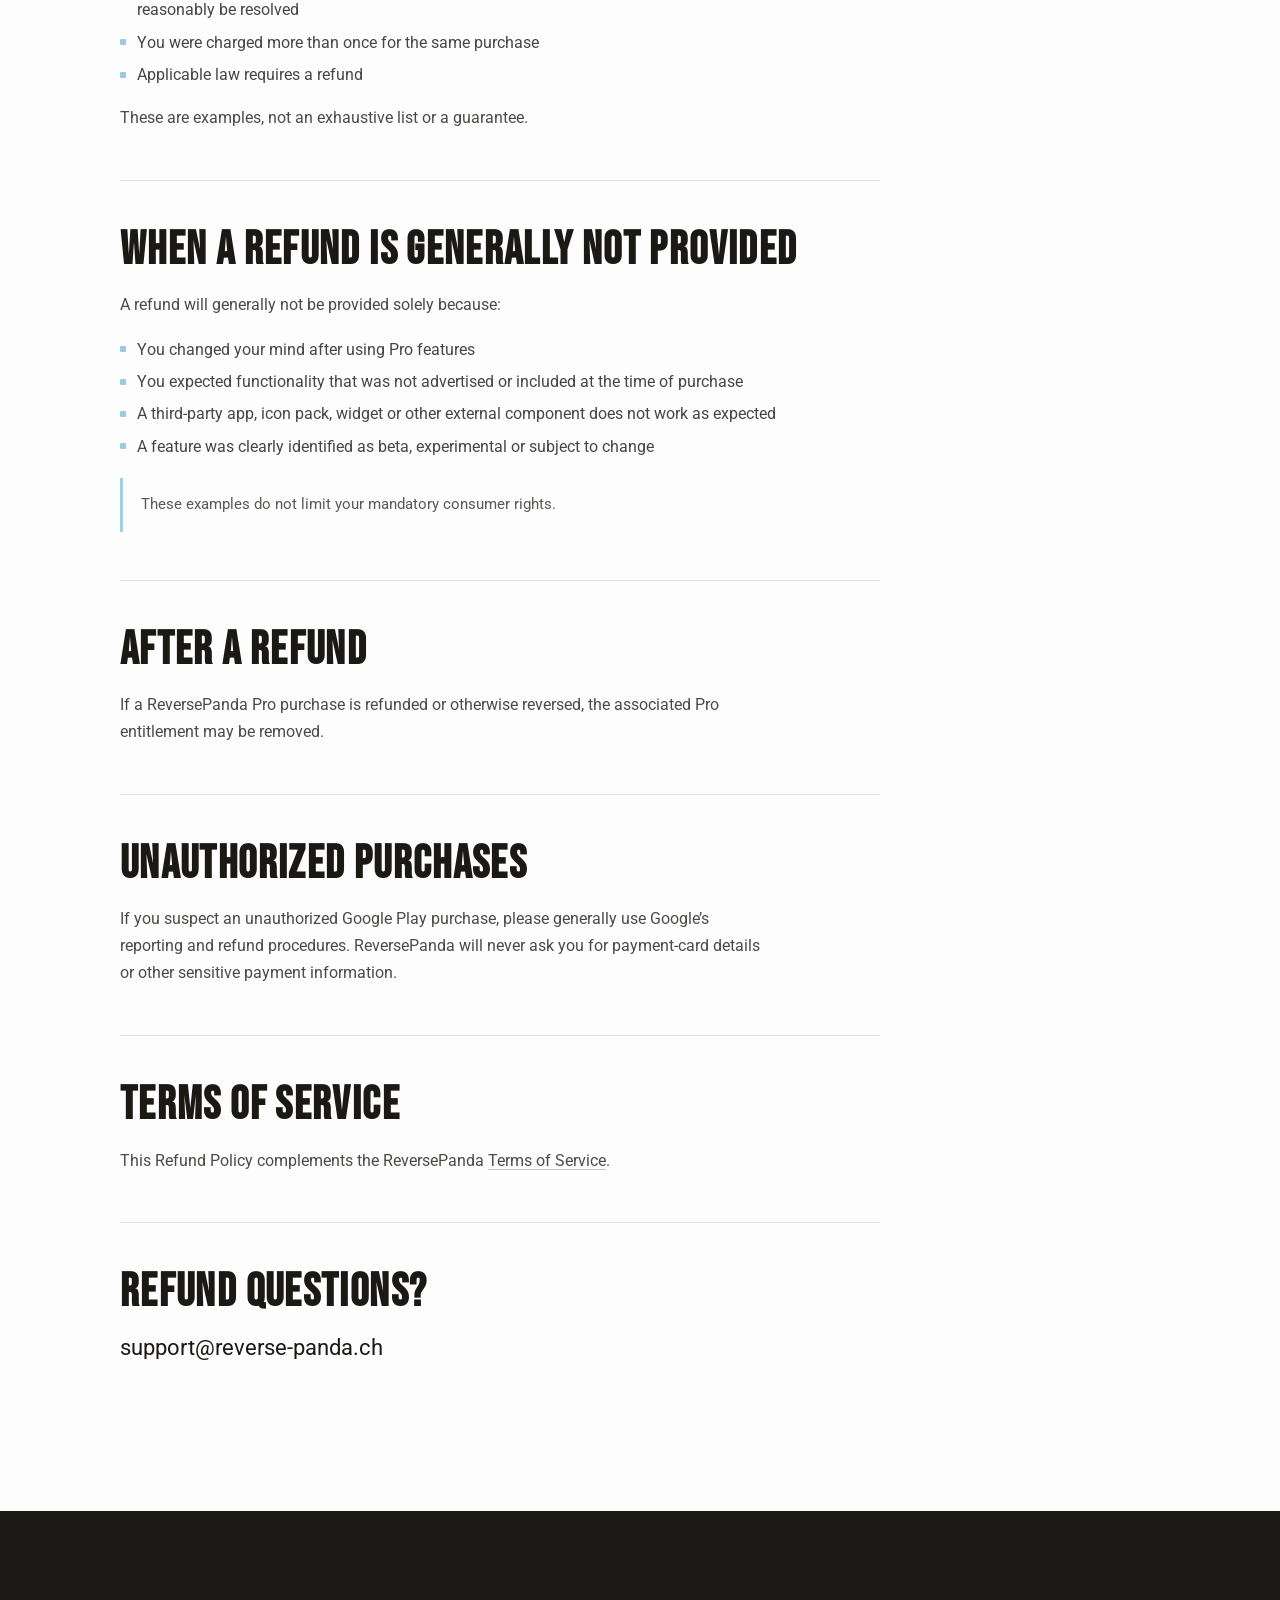
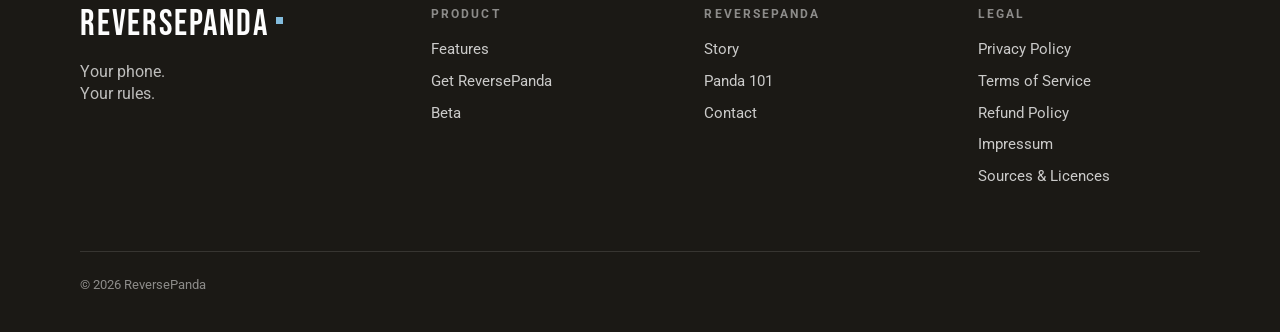
<file: refunds.html>
<!DOCTYPE html>
<html lang="en">
<head>
  <meta charset="UTF-8">
  <meta name="viewport" content="width=device-width, initial-scale=1.0">
  <title>Refund Policy – ReversePanda</title>
  <meta name="description" content="Refund Policy for ReversePanda Pro, a one-time in-app purchase processed through Google Play.">
  <meta name="theme-color" content="#FDFDFD">
  <link rel="canonical" href="https://reverse-panda.ch/refunds.html">
  <meta property="og:type" content="website">
  <meta property="og:site_name" content="ReversePanda">
  <meta property="og:title" content="Refund Policy – ReversePanda">
  <meta property="og:description" content="Refund Policy for ReversePanda Pro, a one-time in-app purchase processed through Google Play.">
  <meta property="og:url" content="https://reverse-panda.ch/refunds.html">
  <meta property="og:image" content="https://reverse-panda.ch/assets/social/reversepanda-social-preview.jpg">
  <meta property="og:image:type" content="image/jpeg">
  <meta property="og:image:width" content="1200">
  <meta property="og:image:height" content="630">
  <meta property="og:image:alt" content="ReversePanda: Your phone. Your rules. An Android launcher built for people who don't do defaults.">
  <meta name="twitter:card" content="summary_large_image">
  <meta name="twitter:title" content="Refund Policy – ReversePanda">
  <meta name="twitter:description" content="Refund Policy for ReversePanda Pro, a one-time in-app purchase processed through Google Play.">
  <meta name="twitter:image" content="https://reverse-panda.ch/assets/social/reversepanda-social-preview.jpg">
  <meta name="twitter:image:alt" content="ReversePanda: Your phone. Your rules. An Android launcher built for people who don't do defaults.">
  <link rel="icon" type="image/png" href="assets/logo/reverse-panda-logo-192.png">
  <link rel="apple-touch-icon" href="assets/logo/reverse-panda-logo-192.png">
  <link rel="preload" href="assets/fonts/bebasneue-JTUSjIg69CK48gW7PXoo9Wlhyw.woff2" as="font" type="font/woff2" crossorigin>
  <link rel="preload" href="assets/fonts/roboto-KFO7CnqEu92Fr1ME7kSn66aGLdTylUAMa3yUBA.woff2" as="font" type="font/woff2" crossorigin>
  <link rel="stylesheet" href="assets/fonts/fonts.css">
  <link rel="stylesheet" href="styles.css">
</head>
<body class="page-privacy page-legal page-refunds">

  <a class="skip-link" href="#main-content">Skip to main content</a>

  <header class="site-header" id="top">
    <nav class="primary-nav" id="primary-nav" aria-label="Primary">
      <a href="index.html" class="nav-logo">
        <img src="assets/logo/reverse-panda-logo-192.png" alt="" width="28" height="28">
        REVERSE<span class="brand-panda">PANDA</span>
      </a>
      <ul class="nav-links">
        <li><a href="index.html#showcase">Customize</a></li>
        <li><a href="index.html#compare">Features</a></li>
        <li><a href="index.html#story">Story</a></li>
        <li><a href="index.html#download" class="nav-cta">Get it</a></li>
      </ul>
      <button class="nav-toggle" type="button" aria-expanded="false" aria-controls="mobile-nav">Menu</button>
    </nav>
    <div class="mobile-nav" id="mobile-nav" hidden>
      <a href="index.html#showcase">Customize</a>
      <a href="index.html#compare">Features</a>
      <a href="index.html#story">Story</a>
      <a href="index.html#download">Get it</a>
    </div>
  </header>

  <div class="privacy-shell privacy-shell--single">
    <main id="main-content" class="privacy-page">
      <header class="privacy-hero">
        <p class="privacy-hero__label">LEGAL</p>
        <h1 class="privacy-hero__title">REFUND<br>POLICY</h1>
        <p class="privacy-hero__lead">
          How refunds for ReversePanda Pro work, and who to contact.
        </p>
        <p class="privacy-hero__updated">Last updated: September 2026</p>
      </header>

      <section class="privacy-section" id="one-time" aria-labelledby="one-time-heading">
        <h2 class="privacy-section__title" id="one-time-heading">A ONE-TIME PURCHASE</h2>
        <p class="privacy-prose">
          ReversePanda Pro is a <strong>one-time purchase</strong>.
        </p>
        <ul class="privacy-list">
          <li>It is not a subscription.</li>
          <li>It does not renew automatically.</li>
          <li>Purchases are processed through Google Play.</li>
        </ul>
      </section>

      <section class="privacy-section" id="within-48h" aria-labelledby="within-heading">
        <h2 class="privacy-section__title" id="within-heading">WITHIN 48 HOURS</h2>
        <p class="privacy-prose">
          If you would like to request a refund within 48 hours of your purchase, please use
          the refund options provided by Google Play.
        </p>
        <p class="privacy-prose">
          Eligibility and processing are subject to Google Play’s refund policies and
          applicable law.
        </p>
      </section>

      <section class="privacy-section" id="after-48h" aria-labelledby="after-heading">
        <h2 class="privacy-section__title" id="after-heading">AFTER 48 HOURS</h2>
        <p class="privacy-prose">
          After 48 hours, you can contact
          <a href="mailto:support@reverse-panda.ch?subject=ReversePanda%20Pro%20refund%20request">support@reverse-panda.ch</a>.
          Please include your Google Play order number where possible.
        </p>
        <p class="privacy-note">
          Do not send payment-card information.
        </p>
        <p class="privacy-prose">
          Requests are reviewed individually.
        </p>
      </section>

      <section class="privacy-section" id="appropriate" aria-labelledby="appropriate-heading">
        <h2 class="privacy-section__title" id="appropriate-heading">WHEN A REFUND MAY BE APPROPRIATE</h2>
        <p class="privacy-prose">A refund may be appropriate, for example, if:</p>
        <ul class="privacy-list">
          <li>ReversePanda Pro was purchased but the Pro entitlement was not delivered</li>
          <li>A confirmed technical problem prevents the purchased Pro functionality from being used and cannot reasonably be resolved</li>
          <li>You were charged more than once for the same purchase</li>
          <li>Applicable law requires a refund</li>
        </ul>
        <p class="privacy-prose">
          These are examples, not an exhaustive list or a guarantee.
        </p>
      </section>

      <section class="privacy-section" id="not-automatic" aria-labelledby="not-automatic-heading">
        <h2 class="privacy-section__title" id="not-automatic-heading">WHEN A REFUND IS GENERALLY NOT PROVIDED</h2>
        <p class="privacy-prose">A refund will generally not be provided solely because:</p>
        <ul class="privacy-list">
          <li>You changed your mind after using Pro features</li>
          <li>You expected functionality that was not advertised or included at the time of purchase</li>
          <li>A third-party app, icon pack, widget or other external component does not work as expected</li>
          <li>A feature was clearly identified as beta, experimental or subject to change</li>
        </ul>
        <p class="privacy-note">
          These examples do not limit your mandatory consumer rights.
        </p>
      </section>

      <section class="privacy-section" id="after-refund" aria-labelledby="after-refund-heading">
        <h2 class="privacy-section__title" id="after-refund-heading">AFTER A REFUND</h2>
        <p class="privacy-prose">
          If a ReversePanda Pro purchase is refunded or otherwise reversed, the associated
          Pro entitlement may be removed.
        </p>
      </section>

      <section class="privacy-section" id="unauthorized" aria-labelledby="unauthorized-heading">
        <h2 class="privacy-section__title" id="unauthorized-heading">UNAUTHORIZED PURCHASES</h2>
        <p class="privacy-prose">
          If you suspect an unauthorized Google Play purchase, please generally use Google’s
          reporting and refund procedures. ReversePanda will never ask you for payment-card
          details or other sensitive payment information.
        </p>
      </section>

      <section class="privacy-section" id="terms" aria-labelledby="terms-heading">
        <h2 class="privacy-section__title" id="terms-heading">TERMS OF SERVICE</h2>
        <p class="privacy-prose">
          This Refund Policy complements the ReversePanda
          <a href="/terms.html">Terms of Service</a>.
        </p>
      </section>

      <section class="privacy-section privacy-contact" id="contact" aria-labelledby="contact-heading">
        <h2 class="privacy-section__title" id="contact-heading">REFUND QUESTIONS?</h2>
        <p class="privacy-contact__email">
          <a href="mailto:support@reverse-panda.ch">support@reverse-panda.ch</a>
        </p>
      </section>
    </main>
  </div>

  <footer class="site-footer">
    <div class="site-footer__inner">
      <div class="site-footer__grid">
        <div class="site-footer__brand">
          <a class="site-footer__wordmark" href="index.html">
            REVERSEPANDA
            <span class="site-footer__mark" aria-hidden="true"></span>
          </a>
          <p class="site-footer__tagline">Your phone.<br>Your rules.</p>
        </div>

        <nav class="site-footer__col" aria-labelledby="footer-heading-product">
          <h2 class="site-footer__heading" id="footer-heading-product">Product</h2>
          <ul class="site-footer__links">
            <li><a href="index.html#compare">Features</a></li>
            <li><a href="index.html#download">Get ReversePanda</a></li>
            <li>
              <a href="mailto:beta@reverse-panda.ch?subject=ReversePanda%20Beta&amp;body=Hi%2C%0A%0AI%27d%20like%20to%20join%20the%20ReversePanda%20beta.">Beta</a>
            </li>
          </ul>
        </nav>

        <nav class="site-footer__col" aria-labelledby="footer-heading-rp">
          <h2 class="site-footer__heading" id="footer-heading-rp">ReversePanda</h2>
          <ul class="site-footer__links">
            <li><a href="index.html#story">Story</a></li>
            <li><a href="/panda-101.html">Panda 101</a></li>
            <li><a href="contact.html">Contact</a></li>
          </ul>
        </nav>

        <nav class="site-footer__col" aria-labelledby="footer-heading-legal">
          <h2 class="site-footer__heading" id="footer-heading-legal">Legal</h2>
          <ul class="site-footer__links">
            <li><a href="/privacy.html">Privacy Policy</a></li>
            <li><a href="/terms.html">Terms of Service</a></li>
            <li><a href="/refunds.html" aria-current="page">Refund Policy</a></li>
            <li><a href="/impressum.html">Impressum</a></li>
            <li><a href="/licenses.html">Sources &amp; Licences</a></li>
          </ul>
        </nav>
      </div>

      <div class="site-footer__bottom">
        <p class="site-footer__copy">© 2026 ReversePanda</p>
      </div>
    </div>
  </footer>

  <script src="script.js"></script>
</body>
</html>
</file>
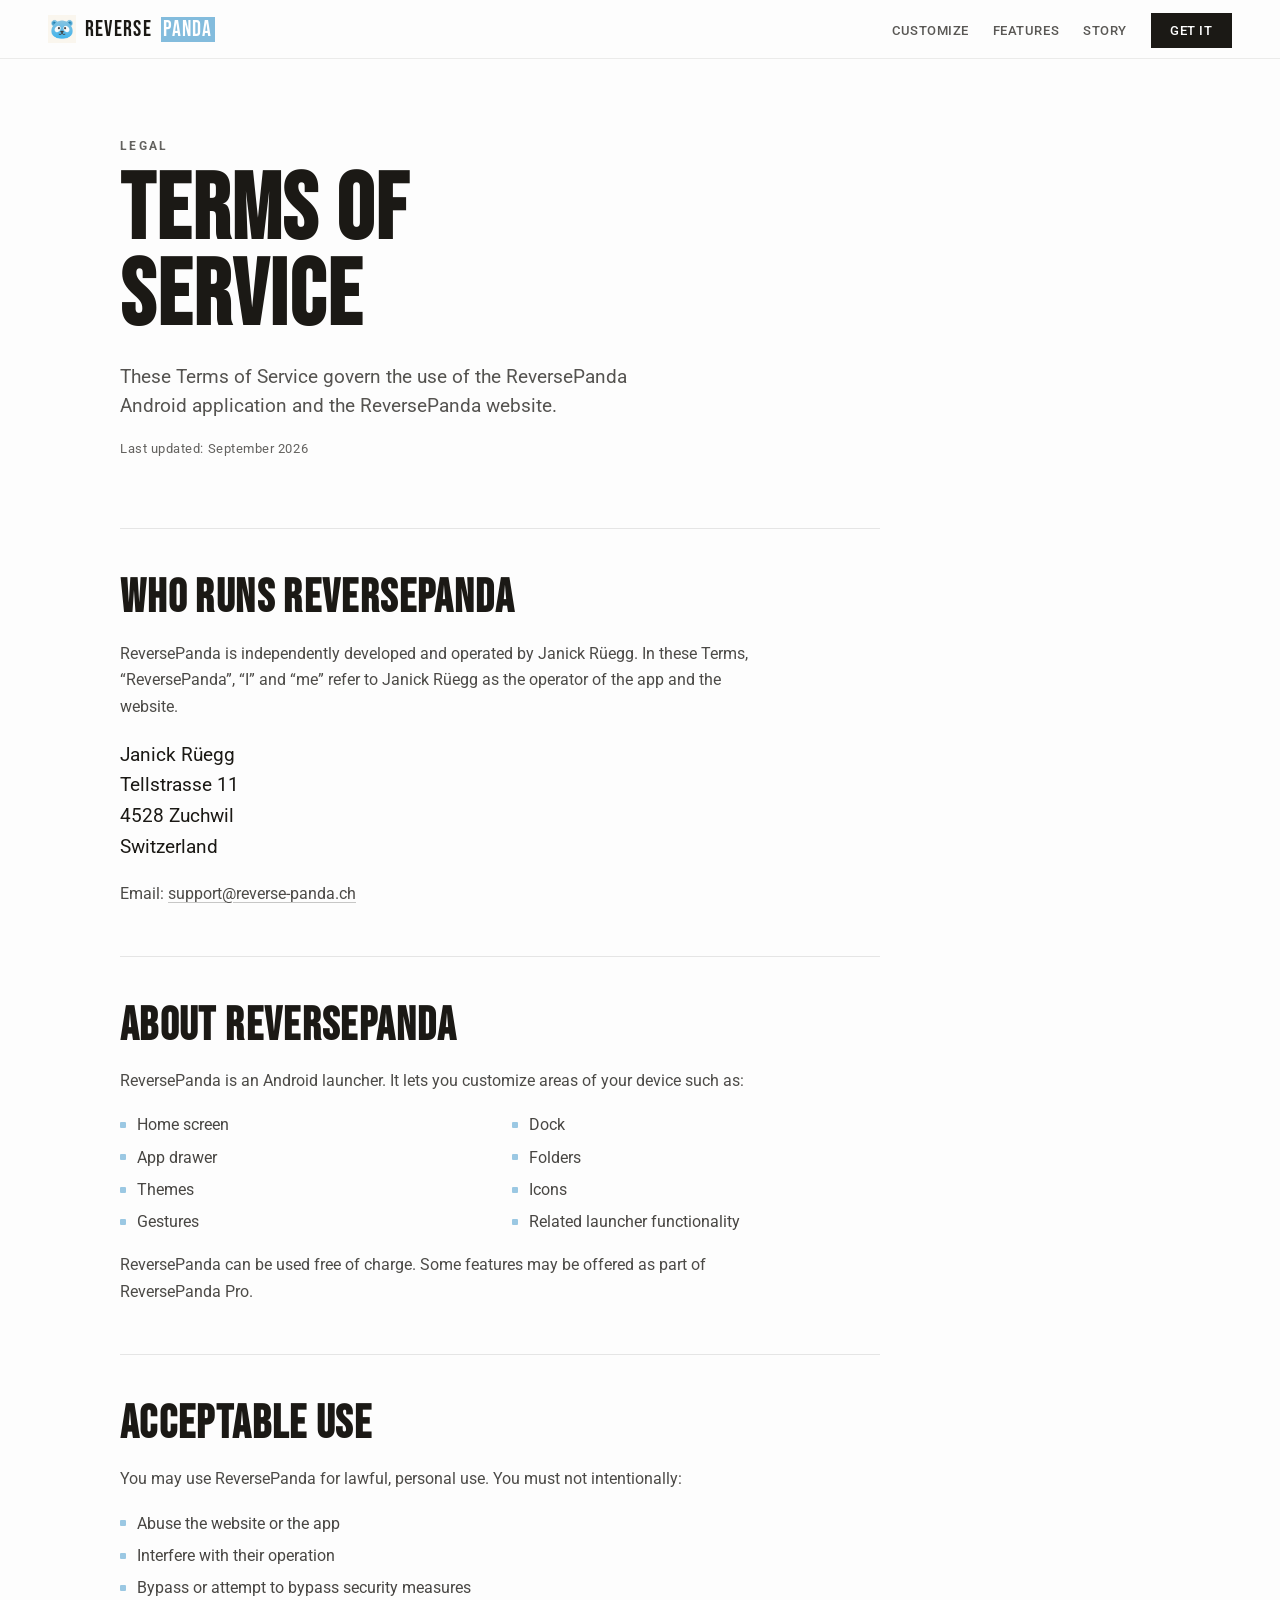
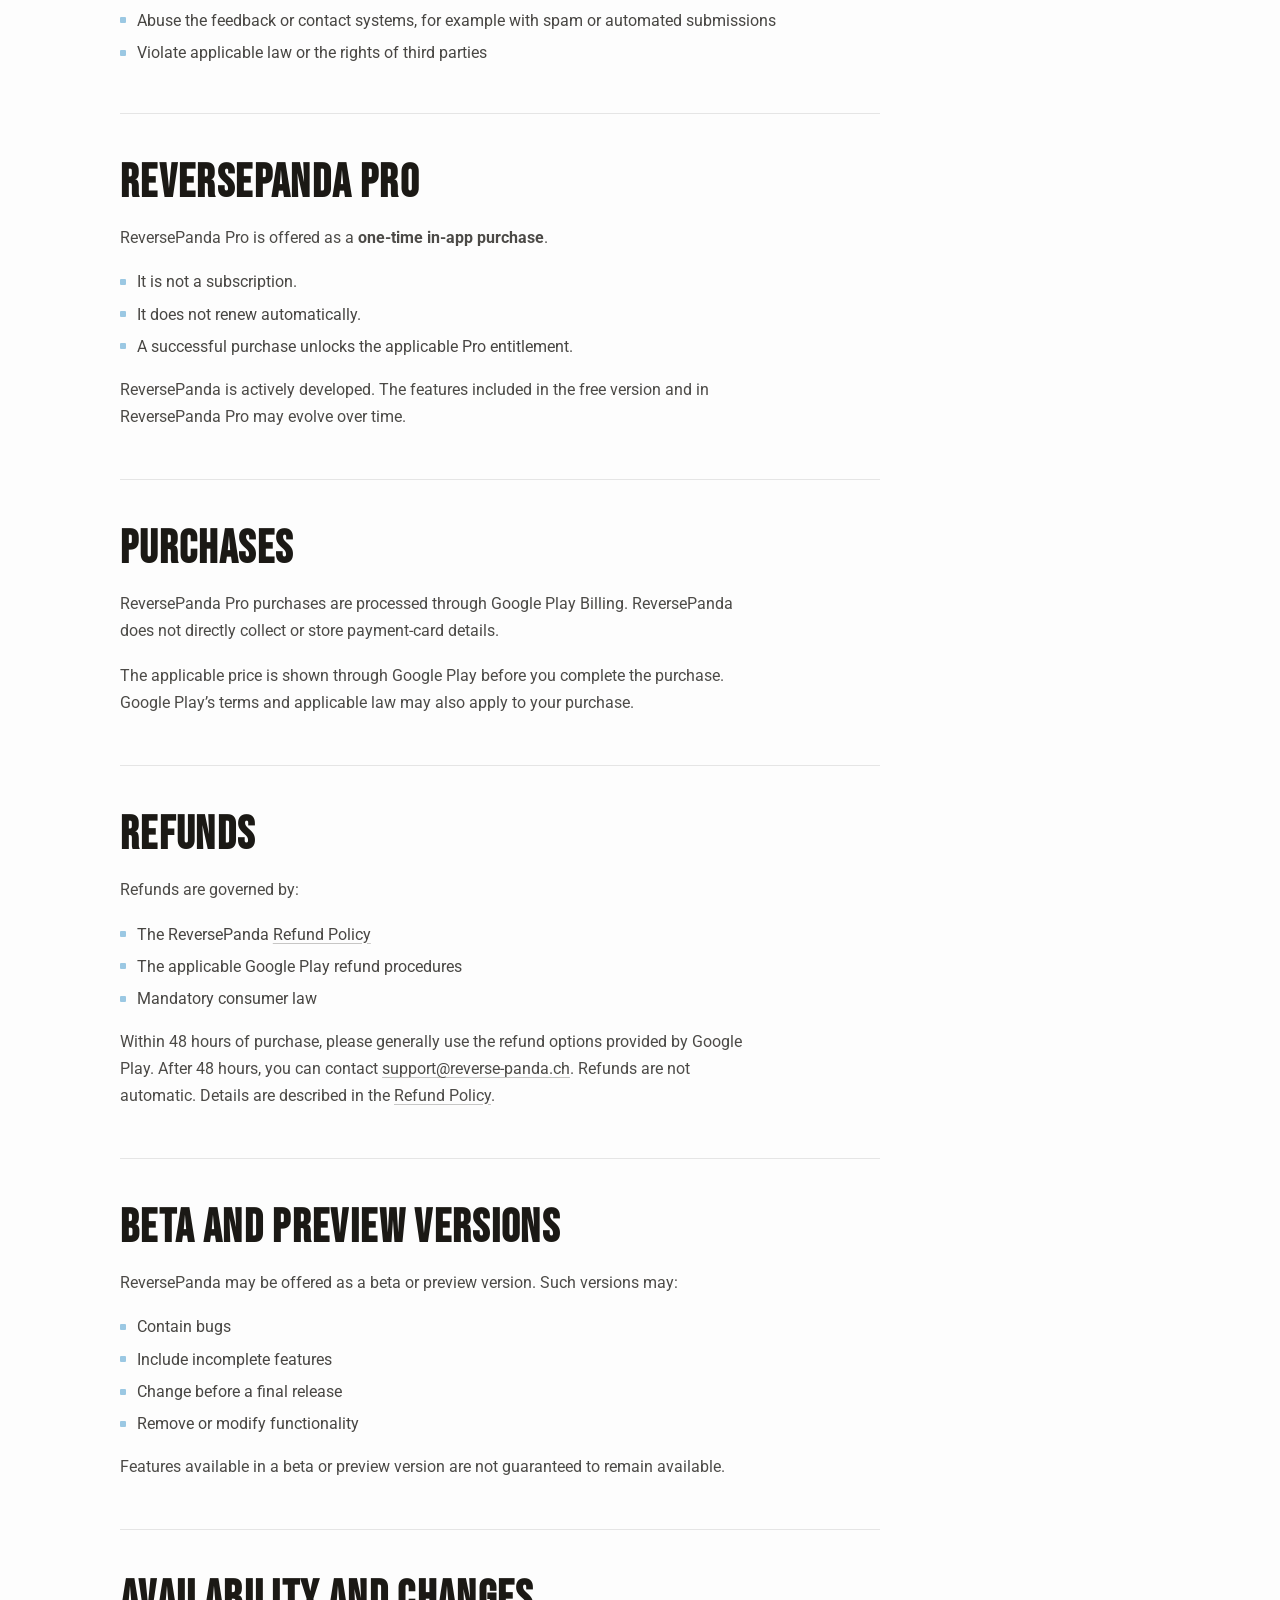
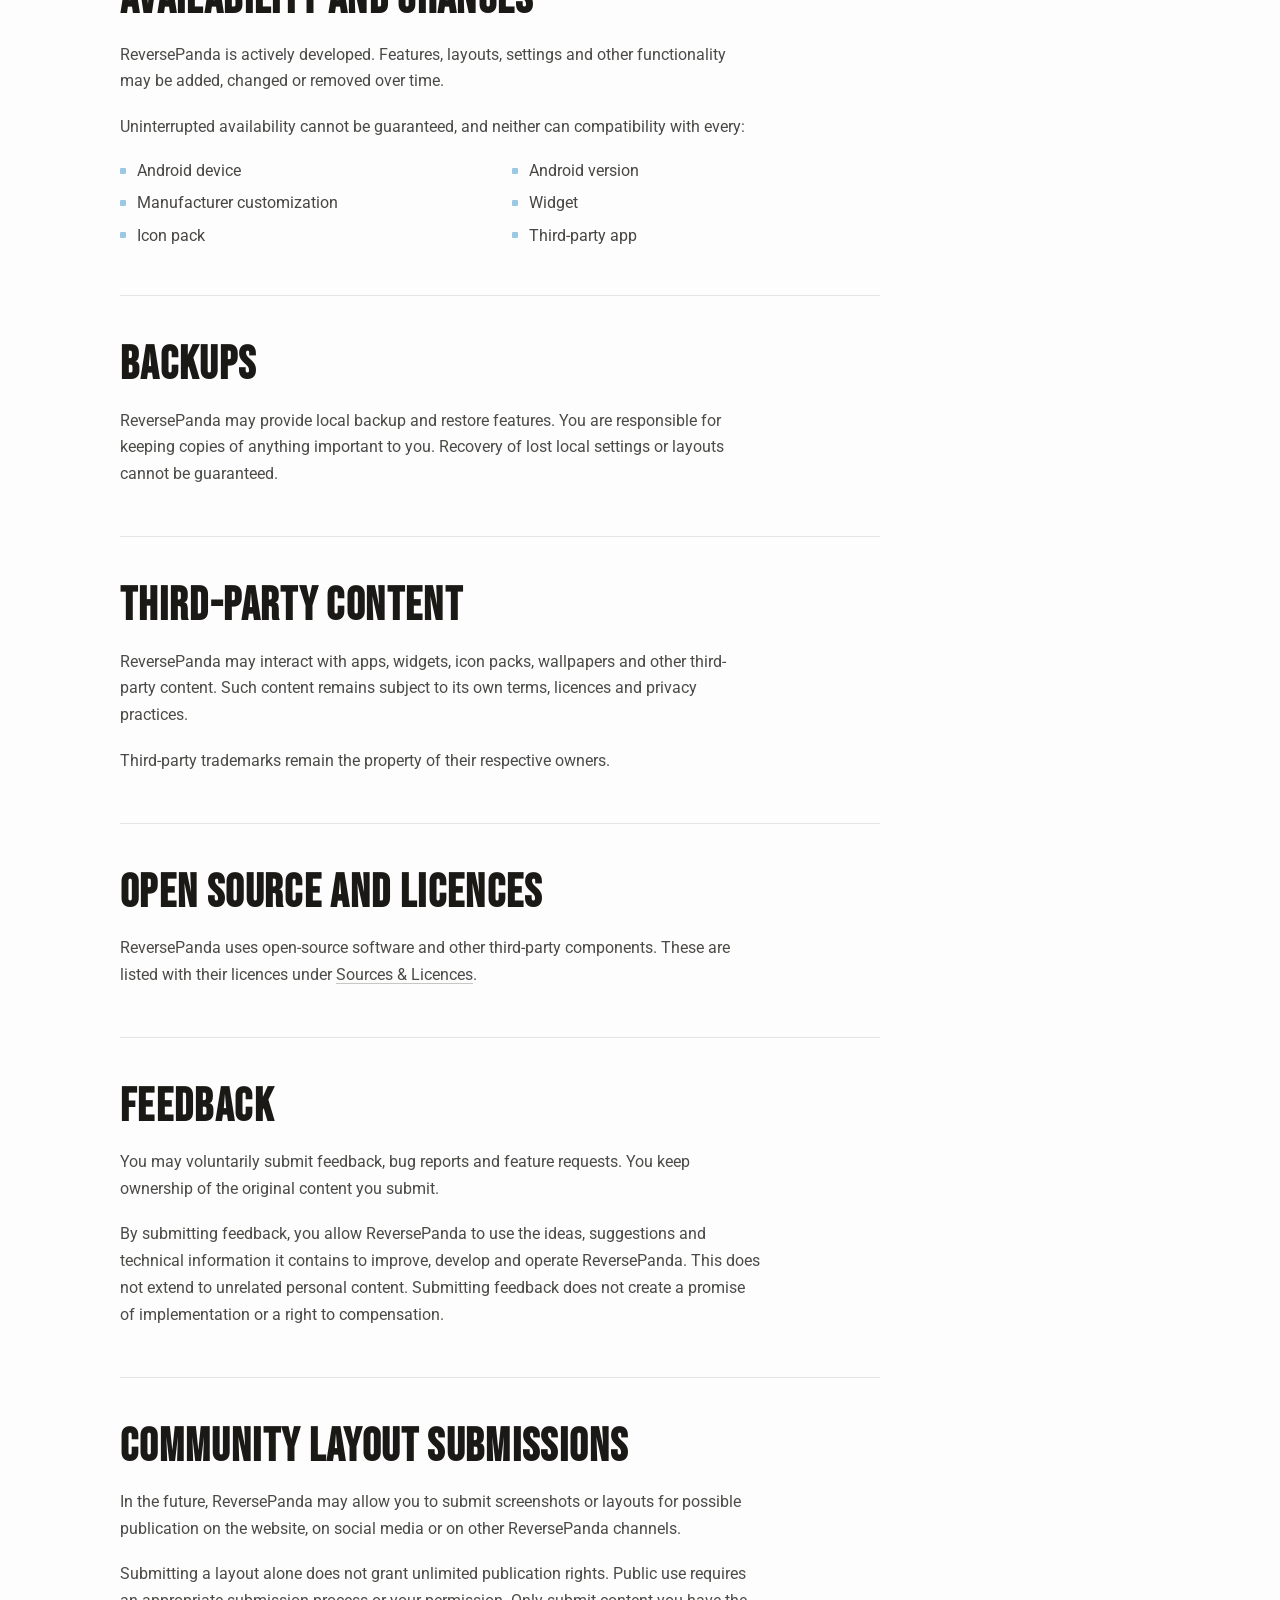
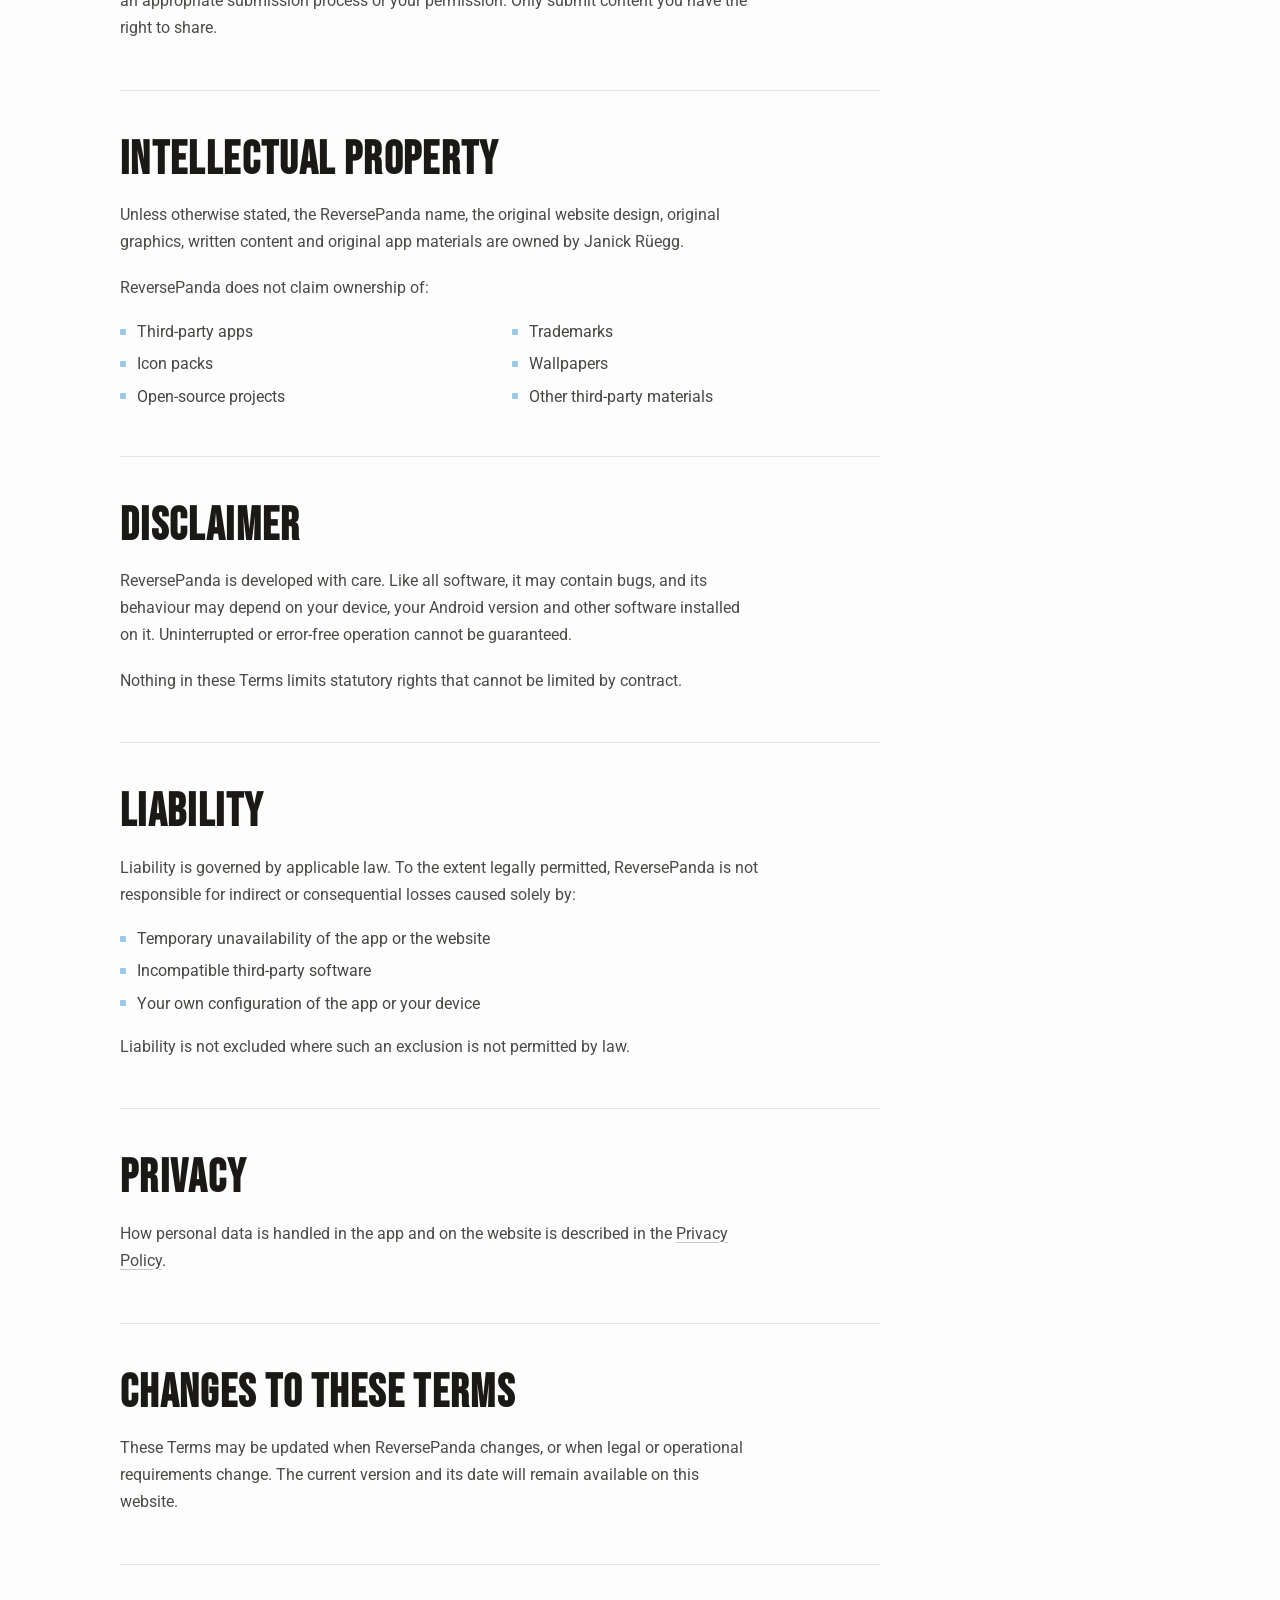
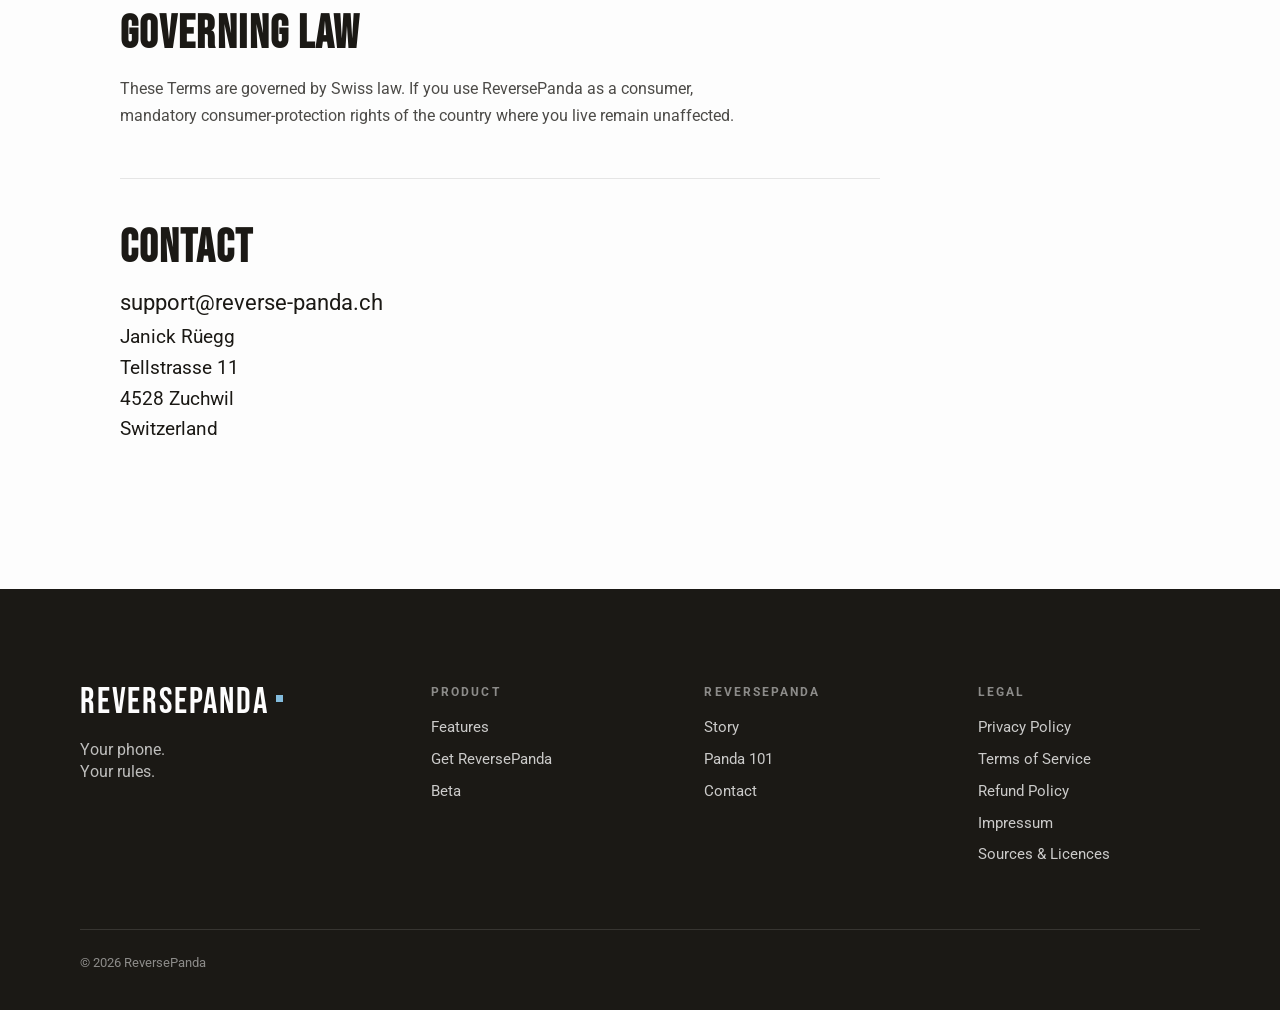
<file: terms.html>
<!DOCTYPE html>
<html lang="en">
<head>
  <meta charset="UTF-8">
  <meta name="viewport" content="width=device-width, initial-scale=1.0">
  <title>Terms of Service – ReversePanda</title>
  <meta name="description" content="Terms of Service for the ReversePanda Android launcher and website, including ReversePanda Pro as a one-time in-app purchase.">
  <meta name="theme-color" content="#FDFDFD">
  <link rel="canonical" href="https://reverse-panda.ch/terms.html">
  <meta property="og:type" content="website">
  <meta property="og:site_name" content="ReversePanda">
  <meta property="og:title" content="Terms of Service – ReversePanda">
  <meta property="og:description" content="Terms of Service for the ReversePanda Android launcher and website, including ReversePanda Pro as a one-time in-app purchase.">
  <meta property="og:url" content="https://reverse-panda.ch/terms.html">
  <meta property="og:image" content="https://reverse-panda.ch/assets/social/reversepanda-social-preview.jpg">
  <meta property="og:image:type" content="image/jpeg">
  <meta property="og:image:width" content="1200">
  <meta property="og:image:height" content="630">
  <meta property="og:image:alt" content="ReversePanda: Your phone. Your rules. An Android launcher built for people who don't do defaults.">
  <meta name="twitter:card" content="summary_large_image">
  <meta name="twitter:title" content="Terms of Service – ReversePanda">
  <meta name="twitter:description" content="Terms of Service for the ReversePanda Android launcher and website, including ReversePanda Pro as a one-time in-app purchase.">
  <meta name="twitter:image" content="https://reverse-panda.ch/assets/social/reversepanda-social-preview.jpg">
  <meta name="twitter:image:alt" content="ReversePanda: Your phone. Your rules. An Android launcher built for people who don't do defaults.">
  <link rel="icon" type="image/png" href="assets/logo/reverse-panda-logo-192.png">
  <link rel="apple-touch-icon" href="assets/logo/reverse-panda-logo-192.png">
  <link rel="preload" href="assets/fonts/bebasneue-JTUSjIg69CK48gW7PXoo9Wlhyw.woff2" as="font" type="font/woff2" crossorigin>
  <link rel="preload" href="assets/fonts/roboto-KFO7CnqEu92Fr1ME7kSn66aGLdTylUAMa3yUBA.woff2" as="font" type="font/woff2" crossorigin>
  <link rel="stylesheet" href="assets/fonts/fonts.css">
  <link rel="stylesheet" href="styles.css">
</head>
<body class="page-privacy page-legal page-terms">

  <a class="skip-link" href="#main-content">Skip to main content</a>

  <header class="site-header" id="top">
    <nav class="primary-nav" id="primary-nav" aria-label="Primary">
      <a href="index.html" class="nav-logo">
        <img src="assets/logo/reverse-panda-logo-192.png" alt="" width="28" height="28">
        REVERSE<span class="brand-panda">PANDA</span>
      </a>
      <ul class="nav-links">
        <li><a href="index.html#showcase">Customize</a></li>
        <li><a href="index.html#compare">Features</a></li>
        <li><a href="index.html#story">Story</a></li>
        <li><a href="index.html#download" class="nav-cta">Get it</a></li>
      </ul>
      <button class="nav-toggle" type="button" aria-expanded="false" aria-controls="mobile-nav">Menu</button>
    </nav>
    <div class="mobile-nav" id="mobile-nav" hidden>
      <a href="index.html#showcase">Customize</a>
      <a href="index.html#compare">Features</a>
      <a href="index.html#story">Story</a>
      <a href="index.html#download">Get it</a>
    </div>
  </header>

  <div class="privacy-shell privacy-shell--single">
    <main id="main-content" class="privacy-page">
      <header class="privacy-hero">
        <p class="privacy-hero__label">LEGAL</p>
        <h1 class="privacy-hero__title">TERMS OF<br>SERVICE</h1>
        <p class="privacy-hero__lead">
          These Terms of Service govern the use of the ReversePanda Android application
          and the ReversePanda website.
        </p>
        <p class="privacy-hero__updated">Last updated: September 2026</p>
      </header>

      <section class="privacy-section" id="operator" aria-labelledby="operator-heading">
        <h2 class="privacy-section__title" id="operator-heading">WHO RUNS REVERSEPANDA</h2>
        <p class="privacy-prose">
          ReversePanda is independently developed and operated by Janick Rüegg.
          In these Terms, “ReversePanda”, “I” and “me” refer to Janick Rüegg as the operator
          of the app and the website.
        </p>
        <address class="imprint-address">
          Janick Rüegg<br>
          Tellstrasse 11<br>
          4528 Zuchwil<br>
          Switzerland
        </address>
        <p class="privacy-prose">
          Email: <a href="mailto:support@reverse-panda.ch">support@reverse-panda.ch</a>
        </p>
      </section>

      <section class="privacy-section" id="about" aria-labelledby="about-heading">
        <h2 class="privacy-section__title" id="about-heading">ABOUT REVERSEPANDA</h2>
        <p class="privacy-prose">
          ReversePanda is an Android launcher. It lets you customize areas of your device such as:
        </p>
        <ul class="privacy-list privacy-list--wide">
          <li>Home screen</li>
          <li>Dock</li>
          <li>App drawer</li>
          <li>Folders</li>
          <li>Themes</li>
          <li>Icons</li>
          <li>Gestures</li>
          <li>Related launcher functionality</li>
        </ul>
        <p class="privacy-prose">
          ReversePanda can be used free of charge. Some features may be offered as part of
          ReversePanda Pro.
        </p>
      </section>

      <section class="privacy-section" id="acceptable-use" aria-labelledby="use-heading">
        <h2 class="privacy-section__title" id="use-heading">ACCEPTABLE USE</h2>
        <p class="privacy-prose">
          You may use ReversePanda for lawful, personal use. You must not intentionally:
        </p>
        <ul class="privacy-list">
          <li>Abuse the website or the app</li>
          <li>Interfere with their operation</li>
          <li>Bypass or attempt to bypass security measures</li>
          <li>Abuse the feedback or contact systems, for example with spam or automated submissions</li>
          <li>Violate applicable law or the rights of third parties</li>
        </ul>
      </section>

      <section class="privacy-section" id="pro" aria-labelledby="pro-heading">
        <h2 class="privacy-section__title" id="pro-heading">REVERSEPANDA PRO</h2>
        <p class="privacy-prose">
          ReversePanda Pro is offered as a <strong>one-time in-app purchase</strong>.
        </p>
        <ul class="privacy-list">
          <li>It is not a subscription.</li>
          <li>It does not renew automatically.</li>
          <li>A successful purchase unlocks the applicable Pro entitlement.</li>
        </ul>
        <p class="privacy-prose">
          ReversePanda is actively developed. The features included in the free version and in
          ReversePanda Pro may evolve over time.
        </p>
      </section>

      <section class="privacy-section" id="purchases" aria-labelledby="purchases-heading">
        <h2 class="privacy-section__title" id="purchases-heading">PURCHASES</h2>
        <p class="privacy-prose">
          ReversePanda Pro purchases are processed through Google Play Billing.
          ReversePanda does not directly collect or store payment-card details.
        </p>
        <p class="privacy-prose">
          The applicable price is shown through Google Play before you complete the purchase.
          Google Play’s terms and applicable law may also apply to your purchase.
        </p>
      </section>

      <section class="privacy-section" id="refunds" aria-labelledby="refunds-heading">
        <h2 class="privacy-section__title" id="refunds-heading">REFUNDS</h2>
        <p class="privacy-prose">Refunds are governed by:</p>
        <ul class="privacy-list">
          <li>The ReversePanda <a href="/refunds.html">Refund Policy</a></li>
          <li>The applicable Google Play refund procedures</li>
          <li>Mandatory consumer law</li>
        </ul>
        <p class="privacy-prose">
          Within 48 hours of purchase, please generally use the refund options provided by
          Google Play. After 48 hours, you can contact
          <a href="mailto:support@reverse-panda.ch">support@reverse-panda.ch</a>.
          Refunds are not automatic. Details are described in the
          <a href="/refunds.html">Refund Policy</a>.
        </p>
      </section>

      <section class="privacy-section" id="beta" aria-labelledby="beta-heading">
        <h2 class="privacy-section__title" id="beta-heading">BETA AND PREVIEW VERSIONS</h2>
        <p class="privacy-prose">
          ReversePanda may be offered as a beta or preview version. Such versions may:
        </p>
        <ul class="privacy-list">
          <li>Contain bugs</li>
          <li>Include incomplete features</li>
          <li>Change before a final release</li>
          <li>Remove or modify functionality</li>
        </ul>
        <p class="privacy-prose">
          Features available in a beta or preview version are not guaranteed to remain available.
        </p>
      </section>

      <section class="privacy-section" id="changes-availability" aria-labelledby="availability-heading">
        <h2 class="privacy-section__title" id="availability-heading">AVAILABILITY AND CHANGES</h2>
        <p class="privacy-prose">
          ReversePanda is actively developed. Features, layouts, settings and other
          functionality may be added, changed or removed over time.
        </p>
        <p class="privacy-prose">
          Uninterrupted availability cannot be guaranteed, and neither can compatibility with
          every:
        </p>
        <ul class="privacy-list privacy-list--wide">
          <li>Android device</li>
          <li>Android version</li>
          <li>Manufacturer customization</li>
          <li>Widget</li>
          <li>Icon pack</li>
          <li>Third-party app</li>
        </ul>
      </section>

      <section class="privacy-section" id="backups" aria-labelledby="backups-heading">
        <h2 class="privacy-section__title" id="backups-heading">BACKUPS</h2>
        <p class="privacy-prose">
          ReversePanda may provide local backup and restore features. You are responsible for
          keeping copies of anything important to you. Recovery of lost local settings or
          layouts cannot be guaranteed.
        </p>
      </section>

      <section class="privacy-section" id="third-party" aria-labelledby="third-party-heading">
        <h2 class="privacy-section__title" id="third-party-heading">THIRD-PARTY CONTENT</h2>
        <p class="privacy-prose">
          ReversePanda may interact with apps, widgets, icon packs, wallpapers and other
          third-party content. Such content remains subject to its own terms, licences and
          privacy practices.
        </p>
        <p class="privacy-prose">
          Third-party trademarks remain the property of their respective owners.
        </p>
      </section>

      <section class="privacy-section" id="licences" aria-labelledby="licences-heading">
        <h2 class="privacy-section__title" id="licences-heading">OPEN SOURCE AND LICENCES</h2>
        <p class="privacy-prose">
          ReversePanda uses open-source software and other third-party components.
          These are listed with their licences under
          <a href="/licenses.html">Sources &amp; Licences</a>.
        </p>
      </section>

      <section class="privacy-section" id="feedback" aria-labelledby="feedback-heading">
        <h2 class="privacy-section__title" id="feedback-heading">FEEDBACK</h2>
        <p class="privacy-prose">
          You may voluntarily submit feedback, bug reports and feature requests.
          You keep ownership of the original content you submit.
        </p>
        <p class="privacy-prose">
          By submitting feedback, you allow ReversePanda to use the ideas, suggestions and
          technical information it contains to improve, develop and operate ReversePanda.
          This does not extend to unrelated personal content. Submitting feedback does not
          create a promise of implementation or a right to compensation.
        </p>
      </section>

      <section class="privacy-section" id="layouts" aria-labelledby="layouts-heading">
        <h2 class="privacy-section__title" id="layouts-heading">COMMUNITY LAYOUT SUBMISSIONS</h2>
        <p class="privacy-prose">
          In the future, ReversePanda may allow you to submit screenshots or layouts for
          possible publication on the website, on social media or on other ReversePanda channels.
        </p>
        <p class="privacy-prose">
          Submitting a layout alone does not grant unlimited publication rights. Public use
          requires an appropriate submission process or your permission. Only submit content
          you have the right to share.
        </p>
      </section>

      <section class="privacy-section" id="ip" aria-labelledby="ip-heading">
        <h2 class="privacy-section__title" id="ip-heading">INTELLECTUAL PROPERTY</h2>
        <p class="privacy-prose">
          Unless otherwise stated, the ReversePanda name, the original website design, original
          graphics, written content and original app materials are owned by Janick Rüegg.
        </p>
        <p class="privacy-prose">ReversePanda does not claim ownership of:</p>
        <ul class="privacy-list privacy-list--wide">
          <li>Third-party apps</li>
          <li>Trademarks</li>
          <li>Icon packs</li>
          <li>Wallpapers</li>
          <li>Open-source projects</li>
          <li>Other third-party materials</li>
        </ul>
      </section>

      <section class="privacy-section" id="disclaimer" aria-labelledby="disclaimer-heading">
        <h2 class="privacy-section__title" id="disclaimer-heading">DISCLAIMER</h2>
        <p class="privacy-prose">
          ReversePanda is developed with care. Like all software, it may contain bugs, and its
          behaviour may depend on your device, your Android version and other software installed
          on it. Uninterrupted or error-free operation cannot be guaranteed.
        </p>
        <p class="privacy-prose">
          Nothing in these Terms limits statutory rights that cannot be limited by contract.
        </p>
      </section>

      <section class="privacy-section" id="liability" aria-labelledby="liability-heading">
        <h2 class="privacy-section__title" id="liability-heading">LIABILITY</h2>
        <p class="privacy-prose">
          Liability is governed by applicable law. To the extent legally permitted,
          ReversePanda is not responsible for indirect or consequential losses caused solely by:
        </p>
        <ul class="privacy-list">
          <li>Temporary unavailability of the app or the website</li>
          <li>Incompatible third-party software</li>
          <li>Your own configuration of the app or your device</li>
        </ul>
        <p class="privacy-prose">
          Liability is not excluded where such an exclusion is not permitted by law.
        </p>
      </section>

      <section class="privacy-section" id="privacy" aria-labelledby="privacy-heading">
        <h2 class="privacy-section__title" id="privacy-heading">PRIVACY</h2>
        <p class="privacy-prose">
          How personal data is handled in the app and on the website is described in the
          <a href="/privacy.html">Privacy Policy</a>.
        </p>
      </section>

      <section class="privacy-section" id="changes" aria-labelledby="changes-heading">
        <h2 class="privacy-section__title" id="changes-heading">CHANGES TO THESE TERMS</h2>
        <p class="privacy-prose">
          These Terms may be updated when ReversePanda changes, or when legal or operational
          requirements change. The current version and its date will remain available on
          this website.
        </p>
      </section>

      <section class="privacy-section" id="law" aria-labelledby="law-heading">
        <h2 class="privacy-section__title" id="law-heading">GOVERNING LAW</h2>
        <p class="privacy-prose">
          These Terms are governed by Swiss law. If you use ReversePanda as a consumer,
          mandatory consumer-protection rights of the country where you live remain unaffected.
        </p>
      </section>

      <section class="privacy-section privacy-contact" id="contact" aria-labelledby="contact-heading">
        <h2 class="privacy-section__title" id="contact-heading">CONTACT</h2>
        <p class="privacy-contact__email">
          <a href="mailto:support@reverse-panda.ch">support@reverse-panda.ch</a>
        </p>
        <address class="imprint-address">
          Janick Rüegg<br>
          Tellstrasse 11<br>
          4528 Zuchwil<br>
          Switzerland
        </address>
      </section>
    </main>
  </div>

  <footer class="site-footer">
    <div class="site-footer__inner">
      <div class="site-footer__grid">
        <div class="site-footer__brand">
          <a class="site-footer__wordmark" href="index.html">
            REVERSEPANDA
            <span class="site-footer__mark" aria-hidden="true"></span>
          </a>
          <p class="site-footer__tagline">Your phone.<br>Your rules.</p>
        </div>

        <nav class="site-footer__col" aria-labelledby="footer-heading-product">
          <h2 class="site-footer__heading" id="footer-heading-product">Product</h2>
          <ul class="site-footer__links">
            <li><a href="index.html#compare">Features</a></li>
            <li><a href="index.html#download">Get ReversePanda</a></li>
            <li>
              <a href="mailto:beta@reverse-panda.ch?subject=ReversePanda%20Beta&amp;body=Hi%2C%0A%0AI%27d%20like%20to%20join%20the%20ReversePanda%20beta.">Beta</a>
            </li>
          </ul>
        </nav>

        <nav class="site-footer__col" aria-labelledby="footer-heading-rp">
          <h2 class="site-footer__heading" id="footer-heading-rp">ReversePanda</h2>
          <ul class="site-footer__links">
            <li><a href="index.html#story">Story</a></li>
            <li><a href="/panda-101.html">Panda 101</a></li>
            <li><a href="contact.html">Contact</a></li>
          </ul>
        </nav>

        <nav class="site-footer__col" aria-labelledby="footer-heading-legal">
          <h2 class="site-footer__heading" id="footer-heading-legal">Legal</h2>
          <ul class="site-footer__links">
            <li><a href="/privacy.html">Privacy Policy</a></li>
            <li><a href="/terms.html" aria-current="page">Terms of Service</a></li>
            <li><a href="/refunds.html">Refund Policy</a></li>
            <li><a href="/impressum.html">Impressum</a></li>
            <li><a href="/licenses.html">Sources &amp; Licences</a></li>
          </ul>
        </nav>
      </div>

      <div class="site-footer__bottom">
        <p class="site-footer__copy">© 2026 ReversePanda</p>
      </div>
    </div>
  </footer>

  <script src="script.js"></script>
</body>
</html>
</file>
<file: assets/fonts/fonts.css>
/* Self-hosted Bebas Neue and Roboto (SIL Open Font License 1.1, see OFL-*.txt). */
/* latin-ext */
@font-face {
  font-family: 'Bebas Neue';
  font-style: normal;
  font-weight: 400;
  font-display: swap;
  src: url(bebasneue-JTUSjIg69CK48gW7PXoo9Wdhyzbi.woff2) format('woff2');
  unicode-range: U+0100-02BA, U+02BD-02C5, U+02C7-02CC, U+02CE-02D7, U+02DD-02FF, U+0304, U+0308, U+0329, U+1D00-1DBF, U+1E00-1E9F, U+1EF2-1EFF, U+2020, U+20A0-20AB, U+20AD-20C0, U+2113, U+2C60-2C7F, U+A720-A7FF;
}
/* latin */
@font-face {
  font-family: 'Bebas Neue';
  font-style: normal;
  font-weight: 400;
  font-display: swap;
  src: url(bebasneue-JTUSjIg69CK48gW7PXoo9Wlhyw.woff2) format('woff2');
  unicode-range: U+0000-00FF, U+0131, U+0152-0153, U+02BB-02BC, U+02C6, U+02DA, U+02DC, U+0304, U+0308, U+0329, U+2000-206F, U+20AC, U+2122, U+2191, U+2193, U+2212, U+2215, U+FEFF, U+FFFD;
}
/* cyrillic-ext */
@font-face {
  font-family: 'Roboto';
  font-style: normal;
  font-weight: 400;
  font-stretch: 100%;
  font-display: swap;
  src: url(roboto-KFO7CnqEu92Fr1ME7kSn66aGLdTylUAMa3GUBGEe.woff2) format('woff2');
  unicode-range: U+0460-052F, U+1C80-1C8A, U+20B4, U+2DE0-2DFF, U+A640-A69F, U+FE2E-FE2F;
}
/* cyrillic */
@font-face {
  font-family: 'Roboto';
  font-style: normal;
  font-weight: 400;
  font-stretch: 100%;
  font-display: swap;
  src: url(roboto-KFO7CnqEu92Fr1ME7kSn66aGLdTylUAMa3iUBGEe.woff2) format('woff2');
  unicode-range: U+0301, U+0400-045F, U+0490-0491, U+04B0-04B1, U+2116;
}
/* greek-ext */
@font-face {
  font-family: 'Roboto';
  font-style: normal;
  font-weight: 400;
  font-stretch: 100%;
  font-display: swap;
  src: url(roboto-KFO7CnqEu92Fr1ME7kSn66aGLdTylUAMa3CUBGEe.woff2) format('woff2');
  unicode-range: U+1F00-1FFF;
}
/* greek */
@font-face {
  font-family: 'Roboto';
  font-style: normal;
  font-weight: 400;
  font-stretch: 100%;
  font-display: swap;
  src: url(roboto-KFO7CnqEu92Fr1ME7kSn66aGLdTylUAMa3-UBGEe.woff2) format('woff2');
  unicode-range: U+0370-0377, U+037A-037F, U+0384-038A, U+038C, U+038E-03A1, U+03A3-03FF;
}
/* math */
@font-face {
  font-family: 'Roboto';
  font-style: normal;
  font-weight: 400;
  font-stretch: 100%;
  font-display: swap;
  src: url(roboto-KFO7CnqEu92Fr1ME7kSn66aGLdTylUAMawCUBGEe.woff2) format('woff2');
  unicode-range: U+0302-0303, U+0305, U+0307-0308, U+0310, U+0312, U+0315, U+031A, U+0326-0327, U+032C, U+032F-0330, U+0332-0333, U+0338, U+033A, U+0346, U+034D, U+0391-03A1, U+03A3-03A9, U+03B1-03C9, U+03D1, U+03D5-03D6, U+03F0-03F1, U+03F4-03F5, U+2016-2017, U+2034-2038, U+203C, U+2040, U+2043, U+2047, U+2050, U+2057, U+205F, U+2070-2071, U+2074-208E, U+2090-209C, U+20D0-20DC, U+20E1, U+20E5-20EF, U+2100-2112, U+2114-2115, U+2117-2121, U+2123-214F, U+2190, U+2192, U+2194-21AE, U+21B0-21E5, U+21F1-21F2, U+21F4-2211, U+2213-2214, U+2216-22FF, U+2308-230B, U+2310, U+2319, U+231C-2321, U+2336-237A, U+237C, U+2395, U+239B-23B7, U+23D0, U+23DC-23E1, U+2474-2475, U+25AF, U+25B3, U+25B7, U+25BD, U+25C1, U+25CA, U+25CC, U+25FB, U+266D-266F, U+27C0-27FF, U+2900-2AFF, U+2B0E-2B11, U+2B30-2B4C, U+2BFE, U+3030, U+FF5B, U+FF5D, U+1D400-1D7FF, U+1EE00-1EEFF;
}
/* symbols */
@font-face {
  font-family: 'Roboto';
  font-style: normal;
  font-weight: 400;
  font-stretch: 100%;
  font-display: swap;
  src: url(roboto-KFO7CnqEu92Fr1ME7kSn66aGLdTylUAMaxKUBGEe.woff2) format('woff2');
  unicode-range: U+0001-000C, U+000E-001F, U+007F-009F, U+20DD-20E0, U+20E2-20E4, U+2150-218F, U+2190, U+2192, U+2194-2199, U+21AF, U+21E6-21F0, U+21F3, U+2218-2219, U+2299, U+22C4-22C6, U+2300-243F, U+2440-244A, U+2460-24FF, U+25A0-27BF, U+2800-28FF, U+2921-2922, U+2981, U+29BF, U+29EB, U+2B00-2BFF, U+4DC0-4DFF, U+FFF9-FFFB, U+10140-1018E, U+10190-1019C, U+101A0, U+101D0-101FD, U+102E0-102FB, U+10E60-10E7E, U+1D2C0-1D2D3, U+1D2E0-1D37F, U+1F000-1F0FF, U+1F100-1F1AD, U+1F1E6-1F1FF, U+1F30D-1F30F, U+1F315, U+1F31C, U+1F31E, U+1F320-1F32C, U+1F336, U+1F378, U+1F37D, U+1F382, U+1F393-1F39F, U+1F3A7-1F3A8, U+1F3AC-1F3AF, U+1F3C2, U+1F3C4-1F3C6, U+1F3CA-1F3CE, U+1F3D4-1F3E0, U+1F3ED, U+1F3F1-1F3F3, U+1F3F5-1F3F7, U+1F408, U+1F415, U+1F41F, U+1F426, U+1F43F, U+1F441-1F442, U+1F444, U+1F446-1F449, U+1F44C-1F44E, U+1F453, U+1F46A, U+1F47D, U+1F4A3, U+1F4B0, U+1F4B3, U+1F4B9, U+1F4BB, U+1F4BF, U+1F4C8-1F4CB, U+1F4D6, U+1F4DA, U+1F4DF, U+1F4E3-1F4E6, U+1F4EA-1F4ED, U+1F4F7, U+1F4F9-1F4FB, U+1F4FD-1F4FE, U+1F503, U+1F507-1F50B, U+1F50D, U+1F512-1F513, U+1F53E-1F54A, U+1F54F-1F5FA, U+1F610, U+1F650-1F67F, U+1F687, U+1F68D, U+1F691, U+1F694, U+1F698, U+1F6AD, U+1F6B2, U+1F6B9-1F6BA, U+1F6BC, U+1F6C6-1F6CF, U+1F6D3-1F6D7, U+1F6E0-1F6EA, U+1F6F0-1F6F3, U+1F6F7-1F6FC, U+1F700-1F7FF, U+1F800-1F80B, U+1F810-1F847, U+1F850-1F859, U+1F860-1F887, U+1F890-1F8AD, U+1F8B0-1F8BB, U+1F8C0-1F8C1, U+1F900-1F90B, U+1F93B, U+1F946, U+1F984, U+1F996, U+1F9E9, U+1FA00-1FA6F, U+1FA70-1FA7C, U+1FA80-1FA89, U+1FA8F-1FAC6, U+1FACE-1FADC, U+1FADF-1FAE9, U+1FAF0-1FAF8, U+1FB00-1FBFF;
}
/* vietnamese */
@font-face {
  font-family: 'Roboto';
  font-style: normal;
  font-weight: 400;
  font-stretch: 100%;
  font-display: swap;
  src: url(roboto-KFO7CnqEu92Fr1ME7kSn66aGLdTylUAMa3OUBGEe.woff2) format('woff2');
  unicode-range: U+0102-0103, U+0110-0111, U+0128-0129, U+0168-0169, U+01A0-01A1, U+01AF-01B0, U+0300-0301, U+0303-0304, U+0308-0309, U+0323, U+0329, U+1EA0-1EF9, U+20AB;
}
/* latin-ext */
@font-face {
  font-family: 'Roboto';
  font-style: normal;
  font-weight: 400;
  font-stretch: 100%;
  font-display: swap;
  src: url(roboto-KFO7CnqEu92Fr1ME7kSn66aGLdTylUAMa3KUBGEe.woff2) format('woff2');
  unicode-range: U+0100-02BA, U+02BD-02C5, U+02C7-02CC, U+02CE-02D7, U+02DD-02FF, U+0304, U+0308, U+0329, U+1D00-1DBF, U+1E00-1E9F, U+1EF2-1EFF, U+2020, U+20A0-20AB, U+20AD-20C0, U+2113, U+2C60-2C7F, U+A720-A7FF;
}
/* latin */
@font-face {
  font-family: 'Roboto';
  font-style: normal;
  font-weight: 400;
  font-stretch: 100%;
  font-display: swap;
  src: url(roboto-KFO7CnqEu92Fr1ME7kSn66aGLdTylUAMa3yUBA.woff2) format('woff2');
  unicode-range: U+0000-00FF, U+0131, U+0152-0153, U+02BB-02BC, U+02C6, U+02DA, U+02DC, U+0304, U+0308, U+0329, U+2000-206F, U+20AC, U+2122, U+2191, U+2193, U+2212, U+2215, U+FEFF, U+FFFD;
}
/* cyrillic-ext */
@font-face {
  font-family: 'Roboto';
  font-style: normal;
  font-weight: 500;
  font-stretch: 100%;
  font-display: swap;
  src: url(roboto-KFO7CnqEu92Fr1ME7kSn66aGLdTylUAMa3GUBGEe.woff2) format('woff2');
  unicode-range: U+0460-052F, U+1C80-1C8A, U+20B4, U+2DE0-2DFF, U+A640-A69F, U+FE2E-FE2F;
}
/* cyrillic */
@font-face {
  font-family: 'Roboto';
  font-style: normal;
  font-weight: 500;
  font-stretch: 100%;
  font-display: swap;
  src: url(roboto-KFO7CnqEu92Fr1ME7kSn66aGLdTylUAMa3iUBGEe.woff2) format('woff2');
  unicode-range: U+0301, U+0400-045F, U+0490-0491, U+04B0-04B1, U+2116;
}
/* greek-ext */
@font-face {
  font-family: 'Roboto';
  font-style: normal;
  font-weight: 500;
  font-stretch: 100%;
  font-display: swap;
  src: url(roboto-KFO7CnqEu92Fr1ME7kSn66aGLdTylUAMa3CUBGEe.woff2) format('woff2');
  unicode-range: U+1F00-1FFF;
}
/* greek */
@font-face {
  font-family: 'Roboto';
  font-style: normal;
  font-weight: 500;
  font-stretch: 100%;
  font-display: swap;
  src: url(roboto-KFO7CnqEu92Fr1ME7kSn66aGLdTylUAMa3-UBGEe.woff2) format('woff2');
  unicode-range: U+0370-0377, U+037A-037F, U+0384-038A, U+038C, U+038E-03A1, U+03A3-03FF;
}
/* math */
@font-face {
  font-family: 'Roboto';
  font-style: normal;
  font-weight: 500;
  font-stretch: 100%;
  font-display: swap;
  src: url(roboto-KFO7CnqEu92Fr1ME7kSn66aGLdTylUAMawCUBGEe.woff2) format('woff2');
  unicode-range: U+0302-0303, U+0305, U+0307-0308, U+0310, U+0312, U+0315, U+031A, U+0326-0327, U+032C, U+032F-0330, U+0332-0333, U+0338, U+033A, U+0346, U+034D, U+0391-03A1, U+03A3-03A9, U+03B1-03C9, U+03D1, U+03D5-03D6, U+03F0-03F1, U+03F4-03F5, U+2016-2017, U+2034-2038, U+203C, U+2040, U+2043, U+2047, U+2050, U+2057, U+205F, U+2070-2071, U+2074-208E, U+2090-209C, U+20D0-20DC, U+20E1, U+20E5-20EF, U+2100-2112, U+2114-2115, U+2117-2121, U+2123-214F, U+2190, U+2192, U+2194-21AE, U+21B0-21E5, U+21F1-21F2, U+21F4-2211, U+2213-2214, U+2216-22FF, U+2308-230B, U+2310, U+2319, U+231C-2321, U+2336-237A, U+237C, U+2395, U+239B-23B7, U+23D0, U+23DC-23E1, U+2474-2475, U+25AF, U+25B3, U+25B7, U+25BD, U+25C1, U+25CA, U+25CC, U+25FB, U+266D-266F, U+27C0-27FF, U+2900-2AFF, U+2B0E-2B11, U+2B30-2B4C, U+2BFE, U+3030, U+FF5B, U+FF5D, U+1D400-1D7FF, U+1EE00-1EEFF;
}
/* symbols */
@font-face {
  font-family: 'Roboto';
  font-style: normal;
  font-weight: 500;
  font-stretch: 100%;
  font-display: swap;
  src: url(roboto-KFO7CnqEu92Fr1ME7kSn66aGLdTylUAMaxKUBGEe.woff2) format('woff2');
  unicode-range: U+0001-000C, U+000E-001F, U+007F-009F, U+20DD-20E0, U+20E2-20E4, U+2150-218F, U+2190, U+2192, U+2194-2199, U+21AF, U+21E6-21F0, U+21F3, U+2218-2219, U+2299, U+22C4-22C6, U+2300-243F, U+2440-244A, U+2460-24FF, U+25A0-27BF, U+2800-28FF, U+2921-2922, U+2981, U+29BF, U+29EB, U+2B00-2BFF, U+4DC0-4DFF, U+FFF9-FFFB, U+10140-1018E, U+10190-1019C, U+101A0, U+101D0-101FD, U+102E0-102FB, U+10E60-10E7E, U+1D2C0-1D2D3, U+1D2E0-1D37F, U+1F000-1F0FF, U+1F100-1F1AD, U+1F1E6-1F1FF, U+1F30D-1F30F, U+1F315, U+1F31C, U+1F31E, U+1F320-1F32C, U+1F336, U+1F378, U+1F37D, U+1F382, U+1F393-1F39F, U+1F3A7-1F3A8, U+1F3AC-1F3AF, U+1F3C2, U+1F3C4-1F3C6, U+1F3CA-1F3CE, U+1F3D4-1F3E0, U+1F3ED, U+1F3F1-1F3F3, U+1F3F5-1F3F7, U+1F408, U+1F415, U+1F41F, U+1F426, U+1F43F, U+1F441-1F442, U+1F444, U+1F446-1F449, U+1F44C-1F44E, U+1F453, U+1F46A, U+1F47D, U+1F4A3, U+1F4B0, U+1F4B3, U+1F4B9, U+1F4BB, U+1F4BF, U+1F4C8-1F4CB, U+1F4D6, U+1F4DA, U+1F4DF, U+1F4E3-1F4E6, U+1F4EA-1F4ED, U+1F4F7, U+1F4F9-1F4FB, U+1F4FD-1F4FE, U+1F503, U+1F507-1F50B, U+1F50D, U+1F512-1F513, U+1F53E-1F54A, U+1F54F-1F5FA, U+1F610, U+1F650-1F67F, U+1F687, U+1F68D, U+1F691, U+1F694, U+1F698, U+1F6AD, U+1F6B2, U+1F6B9-1F6BA, U+1F6BC, U+1F6C6-1F6CF, U+1F6D3-1F6D7, U+1F6E0-1F6EA, U+1F6F0-1F6F3, U+1F6F7-1F6FC, U+1F700-1F7FF, U+1F800-1F80B, U+1F810-1F847, U+1F850-1F859, U+1F860-1F887, U+1F890-1F8AD, U+1F8B0-1F8BB, U+1F8C0-1F8C1, U+1F900-1F90B, U+1F93B, U+1F946, U+1F984, U+1F996, U+1F9E9, U+1FA00-1FA6F, U+1FA70-1FA7C, U+1FA80-1FA89, U+1FA8F-1FAC6, U+1FACE-1FADC, U+1FADF-1FAE9, U+1FAF0-1FAF8, U+1FB00-1FBFF;
}
/* vietnamese */
@font-face {
  font-family: 'Roboto';
  font-style: normal;
  font-weight: 500;
  font-stretch: 100%;
  font-display: swap;
  src: url(roboto-KFO7CnqEu92Fr1ME7kSn66aGLdTylUAMa3OUBGEe.woff2) format('woff2');
  unicode-range: U+0102-0103, U+0110-0111, U+0128-0129, U+0168-0169, U+01A0-01A1, U+01AF-01B0, U+0300-0301, U+0303-0304, U+0308-0309, U+0323, U+0329, U+1EA0-1EF9, U+20AB;
}
/* latin-ext */
@font-face {
  font-family: 'Roboto';
  font-style: normal;
  font-weight: 500;
  font-stretch: 100%;
  font-display: swap;
  src: url(roboto-KFO7CnqEu92Fr1ME7kSn66aGLdTylUAMa3KUBGEe.woff2) format('woff2');
  unicode-range: U+0100-02BA, U+02BD-02C5, U+02C7-02CC, U+02CE-02D7, U+02DD-02FF, U+0304, U+0308, U+0329, U+1D00-1DBF, U+1E00-1E9F, U+1EF2-1EFF, U+2020, U+20A0-20AB, U+20AD-20C0, U+2113, U+2C60-2C7F, U+A720-A7FF;
}
/* latin */
@font-face {
  font-family: 'Roboto';
  font-style: normal;
  font-weight: 500;
  font-stretch: 100%;
  font-display: swap;
  src: url(roboto-KFO7CnqEu92Fr1ME7kSn66aGLdTylUAMa3yUBA.woff2) format('woff2');
  unicode-range: U+0000-00FF, U+0131, U+0152-0153, U+02BB-02BC, U+02C6, U+02DA, U+02DC, U+0304, U+0308, U+0329, U+2000-206F, U+20AC, U+2122, U+2191, U+2193, U+2212, U+2215, U+FEFF, U+FFFD;
}
/* cyrillic-ext */
@font-face {
  font-family: 'Roboto';
  font-style: normal;
  font-weight: 700;
  font-stretch: 100%;
  font-display: swap;
  src: url(roboto-KFO7CnqEu92Fr1ME7kSn66aGLdTylUAMa3GUBGEe.woff2) format('woff2');
  unicode-range: U+0460-052F, U+1C80-1C8A, U+20B4, U+2DE0-2DFF, U+A640-A69F, U+FE2E-FE2F;
}
/* cyrillic */
@font-face {
  font-family: 'Roboto';
  font-style: normal;
  font-weight: 700;
  font-stretch: 100%;
  font-display: swap;
  src: url(roboto-KFO7CnqEu92Fr1ME7kSn66aGLdTylUAMa3iUBGEe.woff2) format('woff2');
  unicode-range: U+0301, U+0400-045F, U+0490-0491, U+04B0-04B1, U+2116;
}
/* greek-ext */
@font-face {
  font-family: 'Roboto';
  font-style: normal;
  font-weight: 700;
  font-stretch: 100%;
  font-display: swap;
  src: url(roboto-KFO7CnqEu92Fr1ME7kSn66aGLdTylUAMa3CUBGEe.woff2) format('woff2');
  unicode-range: U+1F00-1FFF;
}
/* greek */
@font-face {
  font-family: 'Roboto';
  font-style: normal;
  font-weight: 700;
  font-stretch: 100%;
  font-display: swap;
  src: url(roboto-KFO7CnqEu92Fr1ME7kSn66aGLdTylUAMa3-UBGEe.woff2) format('woff2');
  unicode-range: U+0370-0377, U+037A-037F, U+0384-038A, U+038C, U+038E-03A1, U+03A3-03FF;
}
/* math */
@font-face {
  font-family: 'Roboto';
  font-style: normal;
  font-weight: 700;
  font-stretch: 100%;
  font-display: swap;
  src: url(roboto-KFO7CnqEu92Fr1ME7kSn66aGLdTylUAMawCUBGEe.woff2) format('woff2');
  unicode-range: U+0302-0303, U+0305, U+0307-0308, U+0310, U+0312, U+0315, U+031A, U+0326-0327, U+032C, U+032F-0330, U+0332-0333, U+0338, U+033A, U+0346, U+034D, U+0391-03A1, U+03A3-03A9, U+03B1-03C9, U+03D1, U+03D5-03D6, U+03F0-03F1, U+03F4-03F5, U+2016-2017, U+2034-2038, U+203C, U+2040, U+2043, U+2047, U+2050, U+2057, U+205F, U+2070-2071, U+2074-208E, U+2090-209C, U+20D0-20DC, U+20E1, U+20E5-20EF, U+2100-2112, U+2114-2115, U+2117-2121, U+2123-214F, U+2190, U+2192, U+2194-21AE, U+21B0-21E5, U+21F1-21F2, U+21F4-2211, U+2213-2214, U+2216-22FF, U+2308-230B, U+2310, U+2319, U+231C-2321, U+2336-237A, U+237C, U+2395, U+239B-23B7, U+23D0, U+23DC-23E1, U+2474-2475, U+25AF, U+25B3, U+25B7, U+25BD, U+25C1, U+25CA, U+25CC, U+25FB, U+266D-266F, U+27C0-27FF, U+2900-2AFF, U+2B0E-2B11, U+2B30-2B4C, U+2BFE, U+3030, U+FF5B, U+FF5D, U+1D400-1D7FF, U+1EE00-1EEFF;
}
/* symbols */
@font-face {
  font-family: 'Roboto';
  font-style: normal;
  font-weight: 700;
  font-stretch: 100%;
  font-display: swap;
  src: url(roboto-KFO7CnqEu92Fr1ME7kSn66aGLdTylUAMaxKUBGEe.woff2) format('woff2');
  unicode-range: U+0001-000C, U+000E-001F, U+007F-009F, U+20DD-20E0, U+20E2-20E4, U+2150-218F, U+2190, U+2192, U+2194-2199, U+21AF, U+21E6-21F0, U+21F3, U+2218-2219, U+2299, U+22C4-22C6, U+2300-243F, U+2440-244A, U+2460-24FF, U+25A0-27BF, U+2800-28FF, U+2921-2922, U+2981, U+29BF, U+29EB, U+2B00-2BFF, U+4DC0-4DFF, U+FFF9-FFFB, U+10140-1018E, U+10190-1019C, U+101A0, U+101D0-101FD, U+102E0-102FB, U+10E60-10E7E, U+1D2C0-1D2D3, U+1D2E0-1D37F, U+1F000-1F0FF, U+1F100-1F1AD, U+1F1E6-1F1FF, U+1F30D-1F30F, U+1F315, U+1F31C, U+1F31E, U+1F320-1F32C, U+1F336, U+1F378, U+1F37D, U+1F382, U+1F393-1F39F, U+1F3A7-1F3A8, U+1F3AC-1F3AF, U+1F3C2, U+1F3C4-1F3C6, U+1F3CA-1F3CE, U+1F3D4-1F3E0, U+1F3ED, U+1F3F1-1F3F3, U+1F3F5-1F3F7, U+1F408, U+1F415, U+1F41F, U+1F426, U+1F43F, U+1F441-1F442, U+1F444, U+1F446-1F449, U+1F44C-1F44E, U+1F453, U+1F46A, U+1F47D, U+1F4A3, U+1F4B0, U+1F4B3, U+1F4B9, U+1F4BB, U+1F4BF, U+1F4C8-1F4CB, U+1F4D6, U+1F4DA, U+1F4DF, U+1F4E3-1F4E6, U+1F4EA-1F4ED, U+1F4F7, U+1F4F9-1F4FB, U+1F4FD-1F4FE, U+1F503, U+1F507-1F50B, U+1F50D, U+1F512-1F513, U+1F53E-1F54A, U+1F54F-1F5FA, U+1F610, U+1F650-1F67F, U+1F687, U+1F68D, U+1F691, U+1F694, U+1F698, U+1F6AD, U+1F6B2, U+1F6B9-1F6BA, U+1F6BC, U+1F6C6-1F6CF, U+1F6D3-1F6D7, U+1F6E0-1F6EA, U+1F6F0-1F6F3, U+1F6F7-1F6FC, U+1F700-1F7FF, U+1F800-1F80B, U+1F810-1F847, U+1F850-1F859, U+1F860-1F887, U+1F890-1F8AD, U+1F8B0-1F8BB, U+1F8C0-1F8C1, U+1F900-1F90B, U+1F93B, U+1F946, U+1F984, U+1F996, U+1F9E9, U+1FA00-1FA6F, U+1FA70-1FA7C, U+1FA80-1FA89, U+1FA8F-1FAC6, U+1FACE-1FADC, U+1FADF-1FAE9, U+1FAF0-1FAF8, U+1FB00-1FBFF;
}
/* vietnamese */
@font-face {
  font-family: 'Roboto';
  font-style: normal;
  font-weight: 700;
  font-stretch: 100%;
  font-display: swap;
  src: url(roboto-KFO7CnqEu92Fr1ME7kSn66aGLdTylUAMa3OUBGEe.woff2) format('woff2');
  unicode-range: U+0102-0103, U+0110-0111, U+0128-0129, U+0168-0169, U+01A0-01A1, U+01AF-01B0, U+0300-0301, U+0303-0304, U+0308-0309, U+0323, U+0329, U+1EA0-1EF9, U+20AB;
}
/* latin-ext */
@font-face {
  font-family: 'Roboto';
  font-style: normal;
  font-weight: 700;
  font-stretch: 100%;
  font-display: swap;
  src: url(roboto-KFO7CnqEu92Fr1ME7kSn66aGLdTylUAMa3KUBGEe.woff2) format('woff2');
  unicode-range: U+0100-02BA, U+02BD-02C5, U+02C7-02CC, U+02CE-02D7, U+02DD-02FF, U+0304, U+0308, U+0329, U+1D00-1DBF, U+1E00-1E9F, U+1EF2-1EFF, U+2020, U+20A0-20AB, U+20AD-20C0, U+2113, U+2C60-2C7F, U+A720-A7FF;
}
/* latin */
@font-face {
  font-family: 'Roboto';
  font-style: normal;
  font-weight: 700;
  font-stretch: 100%;
  font-display: swap;
  src: url(roboto-KFO7CnqEu92Fr1ME7kSn66aGLdTylUAMa3yUBA.woff2) format('woff2');
  unicode-range: U+0000-00FF, U+0131, U+0152-0153, U+02BB-02BC, U+02C6, U+02DA, U+02DC, U+0304, U+0308, U+0329, U+2000-206F, U+20AC, U+2122, U+2191, U+2193, U+2212, U+2215, U+FEFF, U+FFFD;
}
</file>
<file: styles.css>
:root {
  --blue: #83bcdd;
  --orange: #e89f2a;
  --bg: #fdfdfd;
  --cream: #f3f1ea;
  --cream-muted: #e8e5d5;
  --black: #1b1915;
  --white: #ffffff;
  --border: 2px solid var(--black);
  --shadow-soft: 0 12px 28px rgba(27, 25, 21, 0.12);
  --shadow-brutal: 5px 5px 0 var(--black);
  --radius-preview: 28px;
  --radius-card: 20px;
  --font-display: "Bebas Neue", sans-serif;
  --font-body: "Roboto", system-ui, sans-serif;
  /* Brand blue is below 3:1 on --bg; use these for focus rings and small blue text. */
  --focus-ring: #1b1915;
  --blue-ink: #2f6f96;
}

*, *::before, *::after {
  box-sizing: border-box;
  margin: 0;
  padding: 0;
}

html {
  scroll-behavior: smooth;
  /* Keep focused elements and anchor targets clear of the sticky header. */
  scroll-padding-top: 5.5rem;
}

:focus-visible {
  outline: 3px solid var(--focus-ring);
  outline-offset: 3px;
}

.site-footer,
.manifesto__shell {
  --focus-ring: var(--blue);
}

body {
  background: var(--bg);
  color: var(--black);
  font-family: var(--font-body);
  overflow-x: hidden;
}

img { display: block; max-width: 100%; }
a { color: inherit; }
ul, ol { list-style: none; }
button { font: inherit; }

.skip-link {
  position: absolute;
  left: 12px;
  top: -100px;
  z-index: 200;
  background: var(--bg);
  color: var(--black);
  padding: 8px 12px;
  border: var(--border);
  text-decoration: none;
  font-weight: 700;
}
.skip-link:focus { top: 12px; }

.text-orange { color: var(--orange); }
.section-label {
  font-size: 0.72rem;
  font-weight: 700;
  letter-spacing: 0.22em;
  text-transform: uppercase;
  opacity: 0.5;
  margin-bottom: 1rem;
}
.section-title {
  font-family: var(--font-display);
  font-size: clamp(3rem, 7vw, 5.5rem);
  line-height: 0.95;
  letter-spacing: 0.02em;
}
.section-lead {
  font-size: 1rem;
  line-height: 1.7;
  max-width: 42ch;
  opacity: 0.72;
  margin-top: 1.25rem;
}

/* ── Header ── */
.site-header {
  position: sticky;
  top: 0;
  z-index: 100;
  background: rgba(253, 253, 253, 0.92);
  -webkit-backdrop-filter: blur(8px);
  backdrop-filter: blur(8px);
  border-bottom: 1px solid rgba(27, 25, 21, 0.08);
}

.primary-nav {
  display: flex;
  align-items: center;
  justify-content: space-between;
  padding: 0.95rem clamp(1.25rem, 4vw, 3rem);
  gap: 1rem;
}

.nav-logo {
  display: inline-flex;
  align-items: center;
  gap: 0.55rem;
  text-decoration: none;
  font-family: var(--font-display);
  font-size: 1.35rem;
  letter-spacing: 0.06em;
}
.nav-logo img { width: 28px; height: 28px; }
.brand-panda {
  background: var(--blue);
  color: var(--white);
  padding: 0 0.12em;
}

.nav-links {
  display: flex;
  align-items: center;
  gap: 1.5rem;
}
.nav-links a {
  text-decoration: none;
  font-family: var(--font-body);
  font-size: 0.82rem;
  font-weight: 500;
  letter-spacing: 0.04em;
  text-transform: uppercase;
  opacity: 0.72;
  transition: opacity 0.15s, color 0.15s;
}
.nav-links a:hover { opacity: 1; color: var(--orange); }
.nav-cta {
  opacity: 1 !important;
  background: var(--black);
  color: var(--bg) !important;
  padding: 0.5rem 1.1rem;
  border: var(--border);
}
.nav-cta:hover {
  background: var(--orange) !important;
  color: var(--black) !important;
}

.nav-toggle {
  display: none;
  border: var(--border);
  background: var(--bg);
  padding: 0.45rem 0.9rem;
  font-family: var(--font-display);
  letter-spacing: 0.1em;
  cursor: pointer;
}
.mobile-nav {
  display: none;
  flex-direction: column;
  border-top: 1px solid rgba(27, 25, 21, 0.08);
}
.mobile-nav a {
  padding: 0.9rem 1.25rem;
  text-decoration: none;
  border-bottom: 1px solid rgba(27, 25, 21, 0.06);
  font-family: var(--font-body);
  font-size: 0.88rem;
  font-weight: 500;
  letter-spacing: 0.04em;
  text-transform: uppercase;
}

/* ── Buttons ── */
.btn-primary,
.btn-text {
  letter-spacing: 0.08em;
  text-decoration: none;
  display: inline-block;
}
.btn-primary {
  font-family: var(--font-display);
  font-size: 1.1rem;
  letter-spacing: 0.1em;
  padding: 0.8rem 1.5rem;
  background: var(--black);
  color: var(--bg);
  border: 2px solid var(--black);
  border-radius: 10px;
  box-shadow: none;
  transition: background 0.18s, color 0.18s;
}
.btn-primary:hover {
  background: var(--bg);
  color: var(--black);
  transform: none;
  box-shadow: none;
}
.btn-primary--dark {
  background: var(--black);
  color: var(--bg);
}
.btn-primary--dark:hover {
  background: var(--bg);
  color: var(--black);
}
.btn-text {
  font-family: var(--font-body);
  font-size: 0.92rem;
  font-weight: 500;
  letter-spacing: 0.02em;
  color: var(--black);
  border-bottom: 1px solid transparent;
  padding-bottom: 0.12rem;
  transition: border-color 0.15s, opacity 0.15s;
  opacity: 0.85;
}
.btn-text:hover {
  opacity: 1;
  border-color: var(--black);
}

/* ── Hero ── */
.hero {
  position: relative;
  margin: clamp(1.25rem, 2.5vw, 2rem);
  padding: clamp(3.5rem, 7vw, 5rem) clamp(2.5rem, 5.5vw, 4.5rem);
  min-height: min(88vh, 920px);
  background: var(--blue);
  border-radius: clamp(36px, 3.5vw, 48px);
  overflow: hidden;
}

.hero__layout {
  display: grid;
  grid-template-columns: minmax(0, 0.42fr) minmax(0, 0.58fr);
  gap: clamp(1.5rem, 4vw, 3rem);
  align-items: center;
  min-height: calc(88vh - 10rem);
}

.hero__copy {
  position: relative;
  z-index: 2;
  max-width: 34rem;
}

.hero-eyebrow {
  font-family: var(--font-body);
  font-size: 0.8rem;
  font-weight: 700;
  letter-spacing: 0.16em;
  text-transform: uppercase;
  color: var(--black);
  opacity: 0.7;
  margin-bottom: 1.35rem;
}

.hero-title {
  position: relative;
  font-family: var(--font-display);
  font-size: clamp(4rem, 10vw, 7.5rem);
  line-height: 0.9;
  letter-spacing: 0.02em;
  margin-bottom: 1.5rem;
  color: var(--black);
  padding-left: 0.7rem;
}

.hero-title::before {
  content: "";
  position: absolute;
  left: 0;
  top: 0.12em;
  bottom: 0.12em;
  width: 3px;
  background: var(--orange);
}

.hero-sub {
  font-family: var(--font-body);
  font-size: clamp(0.98rem, 1.4vw, 1.12rem);
  font-weight: 400;
  line-height: 1.7;
  max-width: 38ch;
  color: var(--black);
  opacity: 0.88;
  margin-bottom: 2.25rem;
}

.hero-actions {
  display: flex;
  flex-wrap: wrap;
  align-items: center;
  gap: 1.25rem 1.75rem;
}

.hero__visual {
  position: relative;
  min-height: min(72vh, 700px);
  z-index: 1;
}

.hero-wall {
  --hero-card-w: clamp(210px, 19vw, 290px);
  --hero-wall-gap: clamp(40px, 4vw, 64px);
  position: absolute;
  inset: -4% 0;
  z-index: 1;
  display: flex;
  justify-content: center;
  align-items: stretch;
}

.hero-wall__mask {
  display: grid;
  grid-template-columns: repeat(2, minmax(0, var(--hero-card-w)));
  gap: var(--hero-wall-gap);
  width: max-content;
  max-width: 100%;
  height: 100%;
  padding-inline: 24px;
  overflow: hidden;
  -webkit-mask-image: linear-gradient(to bottom, transparent 0%, #000 3.5%, #000 96.5%, transparent 100%);
  mask-image: linear-gradient(to bottom, transparent 0%, #000 3.5%, #000 96.5%, transparent 100%);
}

.hero-col {
  height: 100%;
  min-width: 0;
}

.hero-col--down {
  margin-top: -4%;
}

.hero-col--up {
  margin-top: 6%;
}

.hero-col__track {
  display: flex;
  flex-direction: column;
  gap: clamp(36px, 3.2vw, 48px);
  will-change: transform;
}

.hero-col--down .hero-col__track {
  animation: wall-down 66s linear infinite;
}
.hero-col--up .hero-col__track {
  animation: wall-up 58s linear infinite;
}

@keyframes wall-down {
  from { transform: translate3d(0, 0, 0); }
  to { transform: translate3d(0, -50%, 0); }
}
@keyframes wall-up {
  from { transform: translate3d(0, -50%, 0); }
  to { transform: translate3d(0, 0, 0); }
}

.hero-wall.is-paused .hero-col__track {
  animation-play-state: paused;
}

.hero-motion-toggle {
  position: absolute;
  right: 0.5rem;
  bottom: 0.5rem;
  z-index: 2;
  min-height: 2rem;
  padding: 0.4rem 0.85rem;
  border: 1px solid rgba(27, 25, 21, 0.35);
  border-radius: 999px;
  background: rgba(253, 253, 253, 0.92);
  color: var(--black);
  font-family: var(--font-body);
  font-size: 0.66rem;
  font-weight: 700;
  letter-spacing: 0.12em;
  text-transform: uppercase;
  cursor: pointer;
}

.hero-motion-toggle:hover {
  background: var(--bg);
}

/* ── Launcher Preview card ── */
.lp {
  width: 100%;
}
.lp__shell {
  position: relative;
  aspect-ratio: 9 / 17.5;
  width: 100%;
  border-radius: 26px;
  overflow: hidden;
  border: 1px solid rgba(27, 25, 21, 0.1);
  box-shadow: 0 8px 20px rgba(27, 25, 21, 0.06);
  background: var(--bg);
}

/* Hero cards: a thin translucent frame lifts each screen off the blue. */
.hero-wall .lp {
  --hero-frame: 5px;
  padding: var(--hero-frame);
  border-radius: calc(20px + var(--hero-frame));
  background: rgba(255, 255, 255, 0.14);
  border: 1px solid rgba(255, 255, 255, 0.5);
  box-shadow:
    inset 0 1px 0 rgba(255, 255, 255, 0.25),
    0 2px 6px rgba(20, 30, 40, 0.1),
    0 16px 34px -6px rgba(20, 30, 40, 0.14);
  transition: transform 0.35s cubic-bezier(0.22, 1, 0.36, 1), box-shadow 0.35s ease;
}

.hero-wall .lp__shell {
  /* Matches the 1080×2410 hero screenshots so nothing gets cropped. */
  aspect-ratio: 1080 / 2410;
  border-radius: 20px;
  border: 1px solid rgba(20, 30, 40, 0.14);
  box-shadow: none;
}

/* Placeholder cards stay secondary: lighter shadow, muted content, clear edge. */
.hero-wall .lp:has(.lp-ph) {
  background: rgba(255, 255, 255, 0.1);
  border-color: rgba(255, 255, 255, 0.42);
  box-shadow:
    inset 0 1px 0 rgba(255, 255, 255, 0.2),
    0 1px 3px rgba(20, 30, 40, 0.06),
    0 8px 20px -6px rgba(20, 30, 40, 0.08);
}

.hero-wall .lp:has(.lp-ph) .lp__shell {
  border-color: rgba(255, 255, 255, 0.35);
}

.hero-wall .lp:has(.lp-ph) .lp__shell.theme-blue {
  background: #8dc2e1;
}

.hero-wall .lp:has(.lp-ph) .lp-ph {
  opacity: 0.72;
}

@media (hover: hover) and (pointer: fine) {
  .hero-wall .lp:hover {
    transform: translateY(-2px);
    box-shadow:
      inset 0 1px 0 rgba(255, 255, 255, 0.25),
      0 3px 8px rgba(20, 30, 40, 0.11),
      0 20px 40px -6px rgba(20, 30, 40, 0.16);
  }
}
.lp__shell.theme-light { background: #fdfdfd; color: #1b1915; }
.lp__shell.theme-blue { background: #83bcdd; color: #1b1915; }
.lp__shell.theme-dark { background: #1b1915; color: #fdfdfd; }

.lp__media {
  width: 100%;
  height: 100%;
  object-fit: cover;
  object-position: top center;
}

.lp__video {
  position: relative;
  width: 100%;
  height: 100%;
}

.lp__media--video {
  display: block;
  object-fit: contain;
  object-position: center;
}

/* Video clips already include the phone frame, so the card drops its own. */
.lp__shell.is-video,
.showcase-gallery .lp__shell.is-video {
  aspect-ratio: 724 / 1566;
  background: transparent;
  border: 0;
  border-radius: 0;
  box-shadow: none;
}

.lp__caption {
  font-size: 0.68rem;
  font-weight: 700;
  letter-spacing: 0.14em;
  text-transform: uppercase;
  margin-top: 0.55rem;
  opacity: 0.55;
  text-align: center;
}

.hero-wall .lp__caption { display: none; }

/* Placeholder illustrations */
.lp-ph {
  position: absolute;
  inset: 0;
  padding: 12% 10% 14%;
  display: flex;
  flex-direction: column;
}
.lp-ph__status {
  height: 4px;
  width: 34%;
  border-radius: 999px;
  background: currentColor;
  opacity: 0.25;
  margin-bottom: 10%;
  align-self: center;
}
.lp-ph__label {
  margin-top: auto;
  font-family: var(--font-display);
  font-size: clamp(0.75rem, 2.2vw, 0.95rem);
  letter-spacing: 0.08em;
  opacity: 0.55;
}
.lp-ph__icon {
  display: inline-block;
  width: 18%;
  aspect-ratio: 1;
  border-radius: 28%;
  background: currentColor;
  opacity: 0.55;
}
.lp-ph__icon.accent { background: var(--orange); opacity: 1; }
.theme-blue .lp-ph__icon { background: #fdfdfd; opacity: 0.9; }
.theme-blue .lp-ph__icon.accent { background: var(--orange); }
.theme-dark .lp-ph__icon { background: #83bcdd; opacity: 0.85; }
.theme-dark .lp-ph__icon.accent { background: var(--orange); opacity: 1; }

.lp-ph__icon.sm { width: 12%; }
.lp-ph__icon.md { width: 16%; }
.lp-ph__icon.lg { width: 22%; }
.lp-ph__icon.xl { width: 28%; }
.lp-ph__icon.tiny { width: 28%; opacity: 0.7; }
.lp-ph__icon.dock { width: 16%; border-radius: 24%; }

.lp-ph__bubble-field {
  flex: 1;
  display: flex;
  flex-wrap: wrap;
  align-content: center;
  justify-content: center;
  gap: 4%;
  padding: 4% 0;
}
.lp-ph__bubble-field .lp-ph__icon { border-radius: 50%; }

.lp-ph__grid {
  display: grid;
  grid-template-columns: repeat(4, 1fr);
  gap: 8%;
  flex: 1;
  align-content: start;
  padding-top: 4%;
}
.lp-ph__grid.sparse { grid-template-columns: repeat(3, 1fr); gap: 12%; }
.lp-ph__grid .lp-ph__icon { width: 100%; }

.lp-ph__dock {
  display: flex;
  justify-content: space-between;
  gap: 6%;
  background: rgba(27, 25, 21, 0.08);
  border-radius: 18px;
  padding: 8% 6%;
  margin-top: 8%;
}
.theme-dark .lp-ph__dock { background: rgba(253, 253, 253, 0.1); }
.theme-blue .lp-ph__dock { background: rgba(27, 25, 21, 0.12); }

.lp-ph__dock-hint {
  height: 6px;
  width: 28%;
  margin: 12% auto 0;
  border-radius: 999px;
  background: currentColor;
  opacity: 0.25;
}

.lp-ph__pages {
  display: flex;
  justify-content: center;
  gap: 5px;
  margin-top: 8%;
}
.lp-ph__pages i {
  width: 6px;
  height: 6px;
  border-radius: 50%;
  background: currentColor;
  opacity: 0.25;
}
.lp-ph__pages i.on { opacity: 0.8; width: 14px; border-radius: 999px; }

.lp-ph__wheel {
  display: flex;
  justify-content: center;
  align-items: flex-end;
  gap: 2%;
  margin-top: auto;
  height: 28%;
  position: relative;
}
.lp-ph__icon.wheel {
  width: 14%;
  border-radius: 50%;
  position: relative;
}
.lp-ph__wheel .lp-ph__icon:nth-child(1) { transform: translateY(18px); }
.lp-ph__wheel .lp-ph__icon:nth-child(2) { transform: translateY(6px); }
.lp-ph__wheel .lp-ph__icon:nth-child(3) { transform: translateY(0); }
.lp-ph__wheel .lp-ph__icon:nth-child(4) { transform: translateY(6px); }
.lp-ph__wheel .lp-ph__icon:nth-child(5) { transform: translateY(18px); }

.lp-ph__search {
  height: 12px;
  border-radius: 999px;
  background: currentColor;
  opacity: 0.15;
  margin-bottom: 10%;
}
.lp-ph__drawer-rows { display: flex; flex-direction: column; gap: 8%; flex: 1; }
.lp-ph__row { display: flex; gap: 6%; }
.lp-ph__row .lp-ph__icon { width: 16%; }

.lp-ph__folder-grid {
  display: grid;
  grid-template-columns: 1fr 1fr;
  gap: 10%;
  flex: 1;
  align-content: start;
}
.lp-ph__folder {
  aspect-ratio: 1;
  border-radius: 22%;
  background: rgba(27, 25, 21, 0.08);
  display: grid;
  grid-template-columns: 1fr 1fr;
  gap: 8%;
  padding: 14%;
}
.lp-ph__folder.accent { outline: 2px solid var(--orange); }
.theme-dark .lp-ph__folder { background: rgba(253, 253, 253, 0.1); }
.theme-blue .lp-ph__folder { background: rgba(27, 25, 21, 0.12); }

.lp-ph__gesture {
  flex: 1;
  position: relative;
  display: flex;
  flex-direction: column;
  justify-content: center;
  gap: 12%;
  padding: 10%;
}
.lp-ph__swipe {
  height: 4px;
  width: 70%;
  border-radius: 999px;
  background: currentColor;
  opacity: 0.35;
}
.lp-ph__swipe.mid { width: 50%; opacity: 0.5; }
.lp-ph__swipe.short { width: 30%; background: var(--orange); opacity: 1; }
.lp-ph__finger {
  position: absolute;
  right: 18%;
  bottom: 22%;
  width: 18%;
  aspect-ratio: 1;
  border-radius: 50%;
  border: 2px solid currentColor;
  opacity: 0.5;
}

.lp-ph__icon-lab {
  flex: 1;
  display: grid;
  grid-template-columns: repeat(3, 1fr);
  gap: 12%;
  align-content: center;
  padding: 8%;
}
.lp-ph__icon-lab .lp-ph__icon { width: 100%; }
.lp-ph__icon.shape-sq { border-radius: 18%; }
.lp-ph__icon.shape-round { border-radius: 50%; }
.lp-ph__icon.shape-squircle { border-radius: 32%; }

.lp-ph__canvas {
  flex: 1;
  position: relative;
  overflow: visible;
}
.lp-ph__canvas-block {
  position: absolute;
  border-radius: 18px;
  background: currentColor;
  opacity: 0.18;
}
.lp-ph__canvas-block.a { width: 55%; height: 28%; left: -8%; top: 8%; }
.lp-ph__canvas-block.b { width: 40%; height: 22%; right: -10%; top: 38%; }
.lp-ph__canvas-block.c { width: 48%; height: 24%; left: 10%; bottom: 8%; opacity: 1; background: var(--orange); }
.lp-ph__icon.float { position: absolute; width: 14%; border-radius: 28%; }
.lp-ph__icon.float:nth-of-type(1) { left: 12%; top: 20%; }
.lp-ph__icon.float:nth-of-type(2) { right: 18%; top: 30%; }
.lp-ph__icon.float:nth-of-type(3) { left: 28%; top: 48%; }
.lp-ph__icon.float:nth-of-type(4) { right: 8%; bottom: 28%; }
.lp-ph__icon.float:nth-of-type(5) { left: 8%; bottom: 18%; }

.lp-ph__settings-title {
  font-family: var(--font-display);
  font-size: 1.1rem;
  letter-spacing: 0.08em;
  margin-bottom: 10%;
}
.lp-ph__settings-list { display: flex; flex-direction: column; gap: 7%; flex: 1; }
.lp-ph__setting {
  display: flex;
  align-items: center;
  justify-content: space-between;
  padding: 8% 6%;
  border-radius: 14px;
  background: rgba(27, 25, 21, 0.08);
}
.theme-dark .lp-ph__setting { background: rgba(253, 253, 253, 0.08); }
.lp-ph__setting.accent { outline: 2px solid var(--orange); }
.lp-ph__setting b {
  display: block;
  width: 42%;
  height: 6px;
  border-radius: 999px;
  background: currentColor;
  opacity: 0.45;
}
.lp-ph__setting i {
  width: 12px;
  height: 12px;
  border-radius: 3px;
  border: 1.5px solid currentColor;
  opacity: 0.45;
}

.lp-ph__cylinder {
  display: flex;
  justify-content: center;
  align-items: flex-end;
  gap: 3%;
  margin-top: auto;
  height: 26%;
}
.lp-ph__icon.cyl {
  width: 13%;
  border-radius: 20% 20% 35% 35%;
}
.lp-ph__cylinder .lp-ph__icon:nth-child(1),
.lp-ph__cylinder .lp-ph__icon:nth-child(5) { height: auto; transform: scale(0.75) translateY(8px); opacity: 0.4; }
.lp-ph__cylinder .lp-ph__icon:nth-child(2),
.lp-ph__cylinder .lp-ph__icon:nth-child(4) { transform: scale(0.9) translateY(3px); opacity: 0.7; }

.lp-ph__columns {
  display: grid;
  grid-template-columns: repeat(3, 1fr);
  gap: 6%;
  flex: 1;
}
.lp-ph__col {
  display: flex;
  flex-direction: column;
  gap: 10%;
  background: rgba(27, 25, 21, 0.06);
  border-radius: 14px;
  padding: 10% 8%;
}
.theme-dark .lp-ph__col { background: rgba(253, 253, 253, 0.08); }
.lp-ph__col .lp-ph__icon { width: 100%; border-radius: 24%; }

.lp-ph__minimal {
  flex: 1;
  display: flex;
  align-items: center;
  justify-content: center;
  gap: 8%;
}
.lp-ph__minimal .lp-ph__icon { border-radius: 50%; }

.lp-ph__chaos {
  flex: 1;
  position: relative;
}
.lp-ph__chaos .lp-ph__icon {
  position: absolute;
  border-radius: 28%;
}
.lp-ph__icon.rot1 { transform: rotate(-12deg); }
.lp-ph__icon.rot2 { transform: rotate(8deg); }
.lp-ph__icon.rot3 { transform: rotate(-4deg); }
.lp-ph__chaos .lp-ph__icon:nth-child(1) { left: 8%; top: 12%; }
.lp-ph__chaos .lp-ph__icon:nth-child(2) { right: 12%; top: 8%; width: 24%; }
.lp-ph__chaos .lp-ph__icon:nth-child(3) { left: 28%; top: 32%; }
.lp-ph__chaos .lp-ph__icon:nth-child(4) { right: 20%; top: 38%; }
.lp-ph__chaos .lp-ph__icon:nth-child(5) { left: 10%; bottom: 28%; width: 26%; }
.lp-ph__chaos .lp-ph__icon:nth-child(6) { right: 8%; bottom: 22%; }
.lp-ph__chaos .lp-ph__icon:nth-child(7) { left: 36%; bottom: 12%; }
.lp-ph__chaos .lp-ph__icon:nth-child(8) { right: 34%; top: 58%; }

/* ── Showcase gallery ── */
.showcase {
  padding: 0;
  margin: clamp(1.25rem, 2.5vw, 2rem);
  background: transparent;
}

.showcase__shell {
  background: var(--blue);
  border-radius: clamp(36px, 3.5vw, 48px);
  overflow: hidden;
  padding: clamp(3.25rem, 6vw, 5rem) 0 0;
}

.showcase__intro {
  max-width: 48rem;
  padding: 0 clamp(1.5rem, 4vw, 3.5rem) clamp(1.1rem, 2.2vw, 1.75rem);
}

.showcase__label {
  font-family: var(--font-body);
  font-size: 0.74rem;
  font-weight: 700;
  letter-spacing: 0.2em;
  text-transform: uppercase;
  color: var(--black);
  opacity: 0.7;
  margin-bottom: 1.25rem;
}

.showcase__title {
  font-family: var(--font-display);
  font-size: clamp(4rem, 11vw, 9rem);
  line-height: 0.88;
  letter-spacing: 0.02em;
  color: var(--black);
  margin-bottom: 1.35rem;
}

.showcase__title-light {
  color: var(--black);
}

.showcase__copy {
  display: flex;
  flex-direction: column;
  align-items: flex-start;
  gap: 0.2rem;
  font-family: var(--font-body);
  font-size: clamp(0.95rem, 1.2vw, 1.05rem);
  line-height: 1.55;
  color: var(--black);
  width: max-content;
  max-width: 100%;
}

.showcase__copy-primary {
  font-weight: 500;
  white-space: nowrap;
  opacity: 0.92;
}

.showcase__copy-secondary {
  font-weight: 400;
  opacity: 0.8;
}

.showcase-gallery {
  display: grid;
  grid-template-columns: repeat(4, minmax(0, 1fr));
  align-items: end;
  column-gap: clamp(0.65rem, 1.4vw, 1.15rem);
  padding:
    clamp(0.75rem, 1.5vw, 1.25rem)
    clamp(48px, 5vw, 64px)
    calc(clamp(32px, 4vw, 48px) + 30px);
  -webkit-overflow-scrolling: touch;
  scrollbar-width: none;
}

.showcase-gallery:focus-visible {
  outline-offset: -4px;
}

.showcase-gallery::-webkit-scrollbar {
  display: none;
}

.showcase-gallery .lp {
  width: clamp(200px, 17vw, 290px);
  max-width: 100%;
  justify-self: center;
  --gallery-y: 0px;
  transform: translateY(var(--gallery-y));
  transition: transform 0.25s ease, filter 0.25s ease;
}

.showcase-gallery .lp:nth-child(1) { --gallery-y: 20px; }
.showcase-gallery .lp:nth-child(2) { --gallery-y: -15px; }
.showcase-gallery .lp:nth-child(3) { --gallery-y: 25px; }
.showcase-gallery .lp:nth-child(4) { --gallery-y: -5px; }
.showcase-gallery .lp:nth-child(5) { --gallery-y: 30px; }

.showcase-gallery .lp:hover {
  transform: translateY(calc(var(--gallery-y) - 6px));
  filter: drop-shadow(0 14px 22px rgba(27, 25, 21, 0.16));
}

.showcase-gallery .lp__shell {
  border-radius: 26px;
  border: 1px solid rgba(253, 253, 253, 0.28);
  box-shadow: 0 10px 24px rgba(27, 25, 21, 0.1);
}

.showcase-gallery .lp__caption {
  font-family: var(--font-body);
  font-size: 0.7rem;
  font-weight: 500;
  letter-spacing: 0.08em;
  text-transform: uppercase;
  margin-top: 0.7rem;
  opacity: 0.8;
  color: var(--black);
  text-align: center;
}

.showcase-gallery .lp__desc {
  max-width: 24ch;
  margin: 0.3rem auto 0;
  font-family: var(--font-body);
  font-size: 0.74rem;
  line-height: 1.4;
  color: var(--black);
  opacity: 0.8;
  text-align: center;
}

/* No decorative orange inside the blue showcase */
.showcase-gallery .lp-ph__icon.accent,
.showcase-gallery .lp-ph__swipe.short,
.showcase-gallery .lp-ph__canvas-block.c {
  background: #1b1915;
  opacity: 0.85;
}

.showcase-gallery .theme-dark .lp-ph__icon.accent,
.showcase-gallery .theme-dark .lp-ph__swipe.short,
.showcase-gallery .theme-dark .lp-ph__canvas-block.c {
  background: #fdfdfd;
  opacity: 0.9;
}

.showcase-gallery .lp-ph__folder.accent,
.showcase-gallery .lp-ph__setting.accent {
  outline-color: currentColor;
}

/* ── Feature detail lab ── */
.features {
  padding: clamp(4rem, 8vw, 7rem) clamp(1.25rem, 4vw, 3.5rem);
  background: var(--bg);
  border-top: none;
}

.features__intro {
  max-width: 40rem;
  margin-bottom: clamp(2rem, 4vw, 3rem);
}

.features__label {
  font-family: var(--font-body);
  font-size: 0.74rem;
  font-weight: 700;
  letter-spacing: 0.2em;
  text-transform: uppercase;
  color: var(--black);
  opacity: 0.7;
  margin-bottom: 1.1rem;
}

.features__title {
  font-family: var(--font-display);
  font-size: clamp(3.4rem, 8vw, 6.5rem);
  line-height: 0.9;
  letter-spacing: 0.02em;
  color: var(--black);
  margin-bottom: 1.2rem;
}

.features__lead {
  font-family: var(--font-body);
  font-size: clamp(0.98rem, 1.3vw, 1.08rem);
  line-height: 1.6;
  color: var(--black);
  opacity: 0.72;
  max-width: 38ch;
}

.detail-lab {
  display: grid;
  grid-template-columns: minmax(0, 0.72fr) minmax(0, 1.28fr);
  gap: clamp(2rem, 5vw, 4rem);
  align-items: center;
}

.detail-lab__controls {
  display: flex;
  flex-direction: column;
  gap: 1.75rem;
  max-width: 22rem;
}

.detail-cats {
  display: flex;
  flex-direction: column;
  border-top: 1px solid rgba(27, 25, 21, 0.12);
}

.detail-cats__item {
  appearance: none;
  background: none;
  border: 0;
  border-bottom: 1px solid rgba(27, 25, 21, 0.12);
  text-align: left;
  padding: 0.95rem 0;
  font-family: var(--font-body);
  font-size: 0.82rem;
  font-weight: 500;
  letter-spacing: 0.14em;
  text-transform: uppercase;
  color: var(--black);
  opacity: 0.4;
  cursor: pointer;
  position: relative;
  transition: opacity 0.22s ease, color 0.22s ease;
}

.detail-cats__item:hover {
  opacity: 0.78;
}

.detail-cats__item.is-active {
  opacity: 1;
  color: var(--blue);
}

.detail-cats__item.is-active::after {
  content: "";
  position: absolute;
  left: 0;
  bottom: -1px;
  width: 2.25rem;
  height: 2px;
  background: var(--orange);
}

.detail-opts {
  display: flex;
  flex-wrap: wrap;
  gap: 0.35rem 1.35rem;
}

.detail-opts.is-swapping {
  animation: detail-swap 280ms cubic-bezier(0.22, 1, 0.36, 1) both;
}

.detail-opts__item {
  appearance: none;
  background: none;
  border: 0;
  padding: 0.2rem 0;
  font-family: var(--font-body);
  font-size: 0.92rem;
  line-height: 1.4;
  color: var(--black);
  opacity: 0.42;
  cursor: pointer;
  position: relative;
  transition: opacity 0.2s ease, color 0.2s ease;
}

.detail-opts__item:hover {
  opacity: 0.8;
}

.detail-opts__item.is-active {
  opacity: 1;
  color: var(--black);
}

.detail-opts__item.is-active::after {
  content: "";
  position: absolute;
  left: 0;
  right: 0;
  bottom: 0;
  height: 1px;
  background: var(--orange);
}

.detail-lab__note {
  font-family: var(--font-body);
  font-size: 0.9rem;
  line-height: 1.5;
  color: rgba(27, 25, 21, 0.55);
  max-width: 28ch;
}

.detail-lab__preview {
  display: flex;
  justify-content: center;
  align-items: center;
  position: relative;
  min-height: min(72vw, 620px);
}

.detail-phone {
  width: min(100%, 340px);
}

.detail-video-stage {
  width: min(100%, 420px);
  position: relative;
}

.detail-video-stage[hidden] {
  display: none !important;
}

.detail-lab__preview.is-video-mode .detail-phone {
  display: none;
}

.detail-lab__preview.is-video-mode .detail-video-stage {
  display: block;
}

.detail-video-stage__frame {
  position: relative;
  width: 100%;
  aspect-ratio: 9 / 16;
  border-radius: clamp(28px, 3vw, 36px);
  overflow: hidden;
  background: transparent;
}

.detail-video-stage__source {
  position: absolute;
  width: 1px;
  height: 1px;
  opacity: 0;
  pointer-events: none;
}

.detail-video-stage__video {
  position: absolute;
  inset: 0;
  width: 100%;
  height: 100%;
  object-fit: contain;
  object-position: center;
  opacity: 0;
  transform: translateY(4px);
  transition:
    opacity 260ms cubic-bezier(0.22, 1, 0.36, 1),
    transform 260ms cubic-bezier(0.22, 1, 0.36, 1);
  pointer-events: none;
  background: #0f0e0c;
}

.detail-video-stage__video.is-chroma {
  background: transparent;
}

.detail-video-stage__video.is-active {
  opacity: 1;
  transform: translateY(0);
  z-index: 1;
}

.detail-video-replay {
  appearance: none;
  position: absolute;
  left: 50%;
  top: 50%;
  z-index: 3;
  display: grid;
  place-items: center;
  margin: 0;
  padding: 0;
  border: 0;
  background: none;
  color: #f7f6f2;
  cursor: pointer;
  transform: translate(-50%, -50%);
}

.detail-video-replay__icon {
  display: grid;
  place-items: center;
  width: clamp(3.25rem, 8vw, 3.75rem);
  height: clamp(3.25rem, 8vw, 3.75rem);
  border-radius: 50%;
  background: rgba(27, 25, 21, 0.55);
  color: #f7f6f2;
  transform: scale(1);
  transition: transform 0.22s cubic-bezier(0.22, 1, 0.36, 1), background-color 0.22s ease;
}

.detail-video-replay__icon svg {
  width: 1.45rem;
  height: 1.45rem;
  display: block;
}

.detail-video-replay:hover .detail-video-replay__icon,
.detail-video-replay:focus-visible .detail-video-replay__icon {
  background: rgba(27, 25, 21, 0.72);
  transform: scale(1.05);
}

.detail-video-replay:focus-visible {
  outline: 2px solid var(--orange);
  outline-offset: 3px;
  border-radius: 50%;
}

.detail-video-replay[hidden] {
  display: none !important;
}

.detail-phone__bezel {
  border-radius: 36px;
  padding: 0.7rem;
  background: rgba(27, 25, 21, 0.06);
}

.detail-phone__screen {
  position: relative;
  aspect-ratio: 9 / 17;
  border-radius: 28px;
  background: #f7f6f2;
  overflow: hidden;
  padding: 1rem 0.9rem 1.1rem;
  display: flex;
  flex-direction: column;
  transition: opacity 0.28s cubic-bezier(0.22, 1, 0.36, 1), transform 0.28s cubic-bezier(0.22, 1, 0.36, 1);
}

.detail-phone.is-updating .detail-phone__screen {
  opacity: 0;
  transform: translateY(8px);
}

.detail-phone__status {
  height: 0.35rem;
  width: 28%;
  border-radius: 999px;
  background: rgba(27, 25, 21, 0.14);
  margin: 0.15rem auto 1.1rem;
}

.detail-phone__grid {
  display: grid;
  grid-template-columns: repeat(4, 1fr);
  gap: 0.85rem 0.55rem;
  align-content: start;
  flex: 1;
}

.detail-app {
  display: flex;
  flex-direction: column;
  align-items: center;
  gap: 0.35rem;
}

.detail-app i {
  display: block;
  width: var(--detail-icon, 1.85rem);
  aspect-ratio: 1;
  border-radius: 22%;
  background: var(--black);
  opacity: 0.88;
  transition: width 0.28s ease;
}

.detail-app i.is-accent {
  background: var(--blue);
  opacity: 1;
}

.detail-app i.is-soft {
  opacity: 0.55;
}

.detail-app em {
  font-style: normal;
  font-family: var(--font-body);
  font-size: 0.52rem;
  letter-spacing: 0.02em;
  color: rgba(27, 25, 21, 0.55);
  line-height: 1;
  transition: opacity 0.25s ease, transform 0.25s ease;
}

.detail-folder {
  display: grid;
  grid-template-columns: 1fr 1fr;
  gap: 18%;
  width: var(--detail-icon, 1.85rem);
  aspect-ratio: 1;
  padding: 18%;
  border-radius: 22%;
  background: rgba(131, 188, 221, 0.35);
  box-sizing: border-box;
  transition: width 0.28s ease, border-radius 0.28s ease, transform 0.28s ease;
}

.detail-folder i {
  width: 100%;
  border-radius: 20%;
  background: var(--black);
  opacity: 0.8;
}

.detail-phone__dock {
  margin-top: auto;
  display: flex;
  justify-content: center;
  align-items: flex-end;
  gap: 0.55rem;
  padding: 0.7rem 0.55rem;
  border-radius: 18px;
  background: rgba(27, 25, 21, 0.06);
  transition: opacity 0.28s ease, transform 0.28s ease, background 0.28s ease;
}

.detail-dock-icon {
  width: 1.55rem;
  aspect-ratio: 1;
  border-radius: 24%;
  background: var(--black);
  opacity: 0.85;
}

.detail-dock-icon.is-accent {
  background: var(--orange);
  opacity: 1;
}

.detail-phone[data-icons="small"] { --detail-icon: 1.45rem; }
.detail-phone[data-icons="default"] { --detail-icon: 1.85rem; }
.detail-phone[data-icons="large"] { --detail-icon: 2.25rem; }

.detail-phone[data-icons="large"] .detail-phone__grid {
  gap: 0.7rem 0.4rem;
}

.detail-phone[data-labels="hidden"] .detail-app em {
  opacity: 0;
  transform: translateY(4px);
}

.detail-phone[data-folders="fan"] .detail-folder {
  transform: rotate(-8deg);
  background: rgba(27, 25, 21, 0.08);
}

.detail-phone[data-folders="fan"] .detail-folder i:nth-child(1) {
  transform: translate(-18%, -22%) rotate(-18deg);
}

.detail-phone[data-folders="fan"] .detail-folder i:nth-child(2) {
  transform: translate(16%, -28%) rotate(14deg);
  background: var(--orange);
  opacity: 1;
}

.detail-phone[data-folders="fan"] .detail-folder i:nth-child(3) {
  transform: translate(-10%, 8%) rotate(8deg);
}

.detail-phone[data-folders="fan"] .detail-folder i:nth-child(4) {
  transform: translate(12%, 14%) rotate(-6deg);
  background: var(--blue);
  opacity: 1;
}

.detail-phone[data-folders="arc"] .detail-folder {
  border-radius: 50%;
  background: rgba(131, 188, 221, 0.22);
  position: relative;
}

.detail-phone[data-folders="arc"] .detail-folder i {
  position: absolute;
  width: 34%;
  border-radius: 50%;
}

.detail-phone[data-folders="arc"] .detail-folder i:nth-child(1) { left: 18%; top: 42%; }
.detail-phone[data-folders="arc"] .detail-folder i:nth-child(2) { left: 38%; top: 18%; background: var(--orange); opacity: 1; }
.detail-phone[data-folders="arc"] .detail-folder i:nth-child(3) { left: 58%; top: 18%; background: var(--blue); opacity: 1; }
.detail-phone[data-folders="arc"] .detail-folder i:nth-child(4) { left: 72%; top: 42%; }

.detail-phone[data-dock="wheel"] .detail-phone__dock {
  background: transparent;
  gap: 0;
  height: 4.2rem;
  position: relative;
}

.detail-phone[data-dock="wheel"] .detail-dock-icon {
  position: absolute;
  bottom: 0.2rem;
}

.detail-phone[data-dock="wheel"] .detail-dock-icon:nth-child(1) { left: 8%; transform: translateY(0.55rem) rotate(-18deg); }
.detail-phone[data-dock="wheel"] .detail-dock-icon:nth-child(2) { left: 26%; transform: translateY(0.1rem) rotate(-8deg); }
.detail-phone[data-dock="wheel"] .detail-dock-icon:nth-child(3) { left: 44%; transform: translateY(-0.15rem); }
.detail-phone[data-dock="wheel"] .detail-dock-icon:nth-child(4) { left: 62%; transform: translateY(0.1rem) rotate(8deg); }

.detail-phone[data-dock="hidden"] .detail-phone__dock {
  opacity: 0;
  transform: translateY(12px);
  pointer-events: none;
}

@keyframes detail-swap {
  from { opacity: 0; transform: translateY(6px); }
  to { opacity: 1; transform: translateY(0); }
}

/* ── Light / Dark compare ── */
.compare {
  padding: clamp(3rem, 6vw, 5rem) clamp(1.25rem, 4vw, 3.5rem) clamp(4rem, 8vw, 6rem);
  background: var(--bg);
}

.compare__intro {
  max-width: 36rem;
  margin-bottom: clamp(1.75rem, 3.5vw, 2.5rem);
}

.compare__label {
  font-family: var(--font-body);
  font-size: 0.74rem;
  font-weight: 700;
  letter-spacing: 0.2em;
  text-transform: uppercase;
  color: var(--black);
  opacity: 0.65;
  margin-bottom: 1rem;
}

.compare__title {
  font-family: var(--font-display);
  font-size: clamp(3rem, 7vw, 5.5rem);
  line-height: 0.9;
  letter-spacing: 0.02em;
  color: var(--black);
  margin-bottom: 1rem;
}

.compare__lead {
  font-family: var(--font-body);
  font-size: clamp(0.98rem, 1.3vw, 1.08rem);
  line-height: 1.55;
  color: rgba(27, 25, 21, 0.68);
  max-width: 44ch;
}

.visually-hidden {
  position: absolute;
  width: 1px;
  height: 1px;
  padding: 0;
  margin: -1px;
  overflow: hidden;
  clip: rect(0, 0, 0, 0);
  white-space: nowrap;
  border: 0;
}

.compare__grid {
  display: grid;
  grid-template-columns: repeat(3, minmax(0, 340px));
  justify-content: center;
  gap: clamp(1.5rem, 3.5vw, 3.5rem);
}

.compare-info {
  margin-top: 1.5rem;
  padding-inline: 0.25rem;
}

.compare-info__label {
  font-family: var(--font-body);
  font-size: 0.68rem;
  font-weight: 700;
  letter-spacing: 0.18em;
  text-transform: uppercase;
  color: rgba(27, 25, 21, 0.7);
  margin-bottom: 0.45rem;
}

.compare-info__title {
  font-family: var(--font-display);
  font-size: clamp(1.45rem, 2vw, 1.75rem);
  font-weight: 400;
  line-height: 1;
  letter-spacing: 0.02em;
  color: var(--black);
  margin-bottom: 0.6rem;
}

.compare-info__desc {
  font-family: var(--font-body);
  font-size: 0.92rem;
  line-height: 1.55;
  color: rgba(27, 25, 21, 0.72);
  max-width: 34ch;
  margin-bottom: 0.85rem;
}

.compare-info__meta {
  font-family: var(--font-body);
  font-size: 0.74rem;
  line-height: 1.5;
  letter-spacing: 0.02em;
  color: rgba(27, 25, 21, 0.68);
}

.theme-compare__credit {
  margin-top: 0.6rem;
  padding-inline: 0.25rem;
  font-family: var(--font-body);
  font-size: 0.72rem;
  letter-spacing: 0.02em;
  color: rgba(27, 25, 21, 0.68);
}

.theme-compare__credit a {
  color: inherit;
  text-decoration: underline;
  text-underline-offset: 0.2em;
  text-decoration-color: rgba(27, 25, 21, 0.3);
  transition: color 0.15s, text-decoration-color 0.15s;
}

.theme-compare__credit a:hover,
.theme-compare__credit a:focus-visible {
  color: var(--black);
  text-decoration-color: currentColor;
}

.theme-compare {
  --compare-pos: 50%;
  width: min(100%, 420px);
  margin: 0 auto;
}

.theme-compare__hint {
  font-family: var(--font-body);
  font-size: 0.68rem;
  font-weight: 500;
  letter-spacing: 0.16em;
  text-transform: uppercase;
  text-align: center;
  color: rgba(27, 25, 21, 0.68);
  margin-bottom: 0.85rem;
}

.theme-compare__stage {
  position: relative;
  display: grid;
  border-radius: clamp(20px, 2.5vw, 28px);
  overflow: hidden;
  background: rgba(27, 25, 21, 0.04);
  touch-action: pan-y;
  user-select: none;
  cursor: ew-resize;
}

.theme-compare__stage:hover,
.theme-compare.is-dragging .theme-compare__stage,
.theme-compare__stage:focus-within {
  --compare-line-opacity: 0.95;
  --compare-handle-scale: 1.05;
}

.theme-compare__img {
  grid-area: 1 / 1;
  display: block;
  width: 100%;
  height: auto;
  pointer-events: none;
  user-select: none;
  -webkit-user-drag: none;
}

.theme-compare__img--dark {
  /* Reveal Dark on the right of the divider (Light stays on the left). */
  clip-path: inset(0 0 0 var(--compare-pos));
  will-change: clip-path;
}

/* Screenshots with extra margin: zoom the phone to match the other compares. */
.theme-compare--zoomed .theme-compare__img {
  transform: scale(var(--compare-zoom, 1));
  transform-origin: 50% 50%;
}

.theme-compare--zoomed .theme-compare__img--dark {
  /* clip-path is applied before the zoom, so map the divider back into image space. */
  clip-path: inset(0 0 0 calc(50% + (var(--compare-pos) - 50%) / var(--compare-zoom, 1)));
}

.theme-compare.is-animating .theme-compare__img--dark,
.theme-compare.is-animating .theme-compare__divider {
  transition:
    clip-path 500ms cubic-bezier(0.22, 1, 0.36, 1),
    left 500ms cubic-bezier(0.22, 1, 0.36, 1);
}

.theme-compare__side {
  position: absolute;
  top: 0.85rem;
  z-index: 2;
  font-family: var(--font-body);
  font-size: 0.62rem;
  font-weight: 700;
  letter-spacing: 0.16em;
  text-transform: uppercase;
  pointer-events: none;
  padding: 0.28rem 0.5rem;
  border-radius: 999px;
}

.theme-compare__side--light {
  left: 0.85rem;
  color: rgba(27, 25, 21, 0.72);
  background: rgba(253, 253, 253, 0.88);
}

.theme-compare__side--dark {
  right: 0.85rem;
  color: rgba(253, 253, 253, 0.92);
  background: rgba(27, 25, 21, 0.78);
}

.theme-compare__divider {
  position: absolute;
  top: 0;
  bottom: 0;
  left: var(--compare-pos);
  z-index: 3;
  width: 2px;
  transform: translateX(-50%);
  background: rgba(253, 253, 253, 0.92);
  opacity: var(--compare-line-opacity, 0.78);
  box-shadow: 0 0 0 1px rgba(27, 25, 21, 0.12);
  pointer-events: none;
  transition: opacity 0.2s ease;
}

.theme-compare__handle {
  position: absolute;
  top: 50%;
  left: 50%;
  width: 2.35rem;
  height: 2.35rem;
  transform: translate(-50%, -50%) scale(var(--compare-handle-scale, 1));
  border-radius: 999px;
  border: 1px solid rgba(27, 25, 21, 0.18);
  background: #fdfdfd;
  box-shadow: 0 1px 0 rgba(27, 25, 21, 0.06);
  display: grid;
  place-items: center;
  pointer-events: auto;
  touch-action: pan-y;
  cursor: ew-resize;
  transition: transform 0.2s ease, border-color 0.2s ease, box-shadow 0.2s ease;
}

/* Invisible touch target of at least 48px around the handle. */
.theme-compare__handle::before {
  content: "";
  position: absolute;
  inset: min(0px, calc((100% - 48px) / 2));
}

.theme-compare.is-dragging .theme-compare__handle,
.theme-compare__stage:hover .theme-compare__handle {
  border-color: rgba(232, 159, 42, 0.85);
}

.theme-compare__arrows {
  font-family: var(--font-body);
  font-size: 0.78rem;
  letter-spacing: 0.08em;
  color: rgba(27, 25, 21, 0.8);
  line-height: 1;
}

.theme-compare__range-label {
  position: absolute;
  width: 1px;
  height: 1px;
  padding: 0;
  margin: -1px;
  overflow: hidden;
  clip: rect(0, 0, 0, 0);
  white-space: nowrap;
  border: 0;
}

.theme-compare__range {
  position: absolute;
  width: 1px;
  height: 1px;
  opacity: 0;
}

.theme-compare__stage:focus-within .theme-compare__handle {
  border-color: var(--focus-ring);
  box-shadow: 0 0 0 3px #fdfdfd, 0 0 0 6px var(--focus-ring);
}

/* ── Story bridge ── */
.story-bridge {
  padding: clamp(4.5rem, 10vw, 8rem) clamp(1.25rem, 4vw, 3.5rem) clamp(2.5rem, 5vw, 3.5rem);
  background: var(--bg);
}

.story-bridge__inner {
  max-width: 42rem;
}

.story-bridge__accent {
  display: block;
  width: 2.5rem;
  height: 2px;
  background: var(--orange);
  margin-bottom: 1.5rem;
}

.story-bridge__title {
  font-family: var(--font-display);
  font-size: clamp(3.2rem, 8vw, 6.2rem);
  line-height: 0.9;
  letter-spacing: 0.02em;
  color: var(--black);
  margin-bottom: 1.15rem;
}

.story-bridge__copy {
  font-family: var(--font-body);
  font-size: clamp(1rem, 1.4vw, 1.12rem);
  line-height: 1.55;
  color: rgba(27, 25, 21, 0.68);
  max-width: 34ch;
}

/* ── Manifesto ── */
.manifesto {
  padding: 0;
  margin: clamp(1.25rem, 2.5vw, 2rem);
  margin-bottom: clamp(2rem, 5vw, 4rem);
  background: transparent;
}

.manifesto__shell {
  position: relative;
  background: #1b1915;
  color: #fdfdfd;
  border-radius: clamp(36px, 3.5vw, 48px);
  overflow: hidden;
  padding: clamp(2.75rem, 5.5vw, 4.25rem) clamp(1.75rem, 5vw, 4rem);
}

.manifesto__layout {
  position: relative;
  z-index: 1;
  display: grid;
  grid-template-columns: minmax(0, 1fr) minmax(0, 1fr);
  grid-template-areas:
    "intro aside"
    "continue aside";
  column-gap: clamp(1.5rem, 4vw, 3rem);
  row-gap: 1.25rem;
  align-items: start;
}

.manifesto__intro {
  grid-area: intro;
  max-width: 34rem;
}

.manifesto__continue {
  grid-area: continue;
  align-self: end;
  display: inline-flex;
  align-items: center;
  gap: 0.45rem;
  width: fit-content;
  margin-top: 0.5rem;
  font-family: var(--font-body);
  font-size: 0.72rem;
  font-weight: 500;
  letter-spacing: 0.16em;
  text-transform: uppercase;
  text-decoration: none;
  color: rgba(253, 253, 253, 0.7);
  transition: color 0.22s ease;
}

.manifesto__aside {
  grid-area: aside;
  position: relative;
  container-type: inline-size;
  width: min(100%, 280px);
  justify-self: end;
  align-self: center;
  padding-bottom: clamp(1.75rem, 3vw, 2.5rem);
}

.manifesto__label {
  font-family: var(--font-body);
  font-size: 0.74rem;
  font-weight: 700;
  letter-spacing: 0.2em;
  text-transform: uppercase;
  color: var(--blue);
  margin-bottom: 1.1rem;
}

.manifesto__title {
  font-family: var(--font-display);
  font-size: clamp(4rem, 11vw, 8.5rem);
  line-height: 0.88;
  letter-spacing: 0.02em;
  color: #fdfdfd;
  margin-bottom: 1.2rem;
}

.manifesto__title-accent {
  color: var(--blue);
}

.manifesto__copy {
  display: flex;
  flex-direction: column;
  gap: 0.2rem;
  font-family: var(--font-body);
  font-size: clamp(1rem, 1.35vw, 1.12rem);
  line-height: 1.55;
  color: rgba(253, 253, 253, 0.8);
  max-width: 34ch;
}

.manifesto__continue-arrow {
  color: var(--blue);
  transition: color 0.22s ease;
}

.manifesto__continue:hover,
.manifesto__continue:focus-visible {
  color: #fdfdfd;
}

.manifesto__continue:hover .manifesto__continue-arrow,
.manifesto__continue:focus-visible .manifesto__continue-arrow {
  color: var(--orange);
}

.manifesto__continue:focus-visible {
  outline: 3px solid var(--focus-ring);
  outline-offset: 4px;
  border-radius: 2px;
}

.manifesto__bg-word {
  position: absolute;
  left: 0;
  right: 0;
  top: 42%;
  transform: translateY(-50%);
  font-family: var(--font-display);
  font-size: clamp(3rem, 24cqi, 7rem);
  line-height: 0.85;
  letter-spacing: 0.02em;
  color: #fdfdfd;
  opacity: 0.04;
  text-align: center;
  white-space: nowrap;
  pointer-events: none;
  user-select: none;
  z-index: 0;
}

.manifesto__grid {
  --gap: clamp(0.65rem, 1.5vw, 1rem);
  --cell: calc((100% - 3 * var(--gap)) / 4);
  position: relative;
  z-index: 1;
  display: grid;
  grid-template-columns: repeat(4, minmax(0, 1fr));
  gap: var(--gap);
  width: 100%;
}

.manifesto__dot {
  aspect-ratio: 1;
  border-radius: 22%;
  background: var(--blue);
}

.manifesto__dot.is-empty {
  visibility: hidden;
}

.manifesto__dot.is-break {
  position: absolute;
  visibility: visible;
  width: var(--cell);
  aspect-ratio: 1;
  left: calc(2 * (var(--cell) + var(--gap)));
  top: calc(2 * (var(--cell) + var(--gap)));
  background: var(--orange);
  border-radius: 22%;
  transform: translate(30%, 48%);
  z-index: 2;
}

/* ── Story ── */
.story {
  background: #fdfdfd;
  color: var(--black);
  padding: clamp(4.5rem, 9vw, 8rem) clamp(1.25rem, 4vw, 3.5rem) clamp(4.5rem, 9vw, 7.5rem);
}

.story__layout {
  display: grid;
  grid-template-columns: minmax(0, 0.95fr) minmax(0, 1.05fr);
  gap: clamp(2rem, 6vw, 5rem);
  align-items: start;
}

.story__intro {
  position: sticky;
  top: 140px;
  padding-bottom: 1rem;
}

.story__label {
  font-family: var(--font-body);
  font-size: 0.74rem;
  font-weight: 700;
  letter-spacing: 0.2em;
  text-transform: uppercase;
  color: var(--black);
  opacity: 0.55;
  margin-bottom: 1.15rem;
}

.story__title {
  font-family: var(--font-display);
  font-size: clamp(3.4rem, 7.5vw, 6.5rem);
  line-height: 0.92;
  letter-spacing: 0.02em;
  color: var(--black);
}

.story__title-mark {
  color: var(--blue);
}

.story__chapters {
  display: flex;
  flex-direction: column;
}

.story-chapter {
  display: grid;
  grid-template-columns: minmax(0, 1.15fr) minmax(280px, 0.85fr);
  gap: clamp(1.5rem, 3.5vw, 2.75rem);
  align-items: start;
  min-height: 480px;
  padding: clamp(2rem, 3.5vw, 2.75rem) 0;
  border-top: 1px solid rgba(27, 25, 21, 0.15);
}

.story-chapter:last-child {
  border-bottom: 1px solid rgba(27, 25, 21, 0.15);
}

.story-chapter__content {
  min-width: 0;
  padding-top: 0.15rem;
}

.story-chapter__num {
  font-family: var(--font-body);
  font-size: 0.78rem;
  font-weight: 600;
  letter-spacing: 0.14em;
  color: var(--blue-ink);
  margin-bottom: 0.7rem;
}

.story-chapter__title {
  font-family: var(--font-display);
  font-size: clamp(2rem, 3.5vw, 3rem);
  line-height: 0.92;
  letter-spacing: 0.02em;
  color: var(--black);
  margin-bottom: 1rem;
}

.story-chapter__copy {
  max-width: 34rem;
}

.story-chapter__copy p {
  font-family: var(--font-body);
  font-size: clamp(0.98rem, 1.2vw, 1.06rem);
  line-height: 1.65;
  color: var(--black);
  opacity: 0.78;
}

.story-chapter__copy p + p {
  margin-top: 0.85rem;
}

.story-chapter__quiet {
  opacity: 0.92 !important;
  font-weight: 500;
  margin-top: 1.15rem !important;
}

/* Shared story image frame — identical for all chapters */
.story-image {
  --story-frame-w: 300px;
  --story-frame-h: 420px;
  box-sizing: border-box;
  width: var(--story-frame-w);
  height: var(--story-frame-h);
  max-width: 100%;
  margin: 0;
  justify-self: end;
  flex-shrink: 0;
  border-radius: 22px;
  overflow: hidden;
  border: 1px solid rgba(27, 25, 21, 0.08);
  background: #f5f5f3;
  position: relative;
  display: block;
}

.story-image img {
  display: block;
  width: 100%;
  height: 100%;
}

/* Chapter 01 — photo fills frame */
.story-image--photo {
  background: #f5f5f3;
}

.story-image--photo img {
  object-fit: cover;
  object-position: center 40%;
}

/* Chapter 02 — screenshot fills frame */
.story-image--shot {
  background: #1b1915;
}

.story-image--shot img {
  object-fit: cover;
  object-position: center top;
}

/* Chapter 03 — logo fills visual weight of shared frame (no nested square) */
.story-image--logo {
  background: #e4f0f7;
  display: flex;
  align-items: center;
  justify-content: center;
  padding: 0;
}

.story-image--logo img {
  width: 70%;
  height: auto;
  max-height: 70%;
  object-fit: contain;
  object-position: center;
}

.story__close {
  font-family: var(--font-display);
  font-size: clamp(1.6rem, 3vw, 2.4rem);
  line-height: 0.95;
  letter-spacing: 0.04em;
  color: var(--black);
  opacity: 0.55;
  margin-top: clamp(2.5rem, 5vw, 4rem);
  margin-bottom: clamp(1.5rem, 4vw, 3rem);
  text-align: center;
}

/* ── Final CTA ── */
.final-cta {
  padding: 0;
  margin: clamp(1.5rem, 3vw, 2.5rem) clamp(1.25rem, 2.5vw, 2rem) clamp(2rem, 4vw, 3rem);
  background: transparent;
}

.final-cta__shell {
  background: var(--blue);
  border-radius: clamp(36px, 3.5vw, 48px);
  overflow: hidden;
  padding: clamp(3.5rem, 7vw, 5.5rem) clamp(2rem, 6vw, 5.5rem) clamp(2.5rem, 4vw, 3.5rem);
}

.final-cta__layout {
  margin-bottom: clamp(2.5rem, 5vw, 4rem);
}

.final-cta__label {
  font-family: var(--font-body);
  font-size: 0.74rem;
  font-weight: 700;
  letter-spacing: 0.2em;
  text-transform: uppercase;
  color: var(--black);
  opacity: 0.7;
  margin-bottom: 1.15rem;
}

.final-cta__title {
  font-family: var(--font-display);
  font-size: clamp(3.6rem, 8vw, 7rem);
  line-height: 0.9;
  letter-spacing: 0.02em;
  color: var(--black);
  margin-bottom: 1.35rem;
}

.final-cta__lead {
  font-family: var(--font-body);
  font-size: clamp(1rem, 1.3vw, 1.1rem);
  line-height: 1.65;
  color: var(--black);
  opacity: 0.82;
  max-width: 34ch;
  margin-bottom: 0.85rem;
}

.final-cta__lead--follow {
  margin-bottom: 2rem;
}

.final-cta__button {
  display: inline-flex;
  align-items: center;
  gap: 0.55rem;
  font-family: var(--font-body);
  font-size: 0.92rem;
  font-weight: 600;
  letter-spacing: 0.04em;
  text-decoration: none;
  color: #fdfdfd;
  background: #1b1915;
  border-radius: 10px;
  padding: 0.95rem 1.45rem;
  transition: background 0.22s ease, color 0.22s ease;
}

.final-cta__button-arrow {
  display: inline-block;
  transition: transform 0.22s ease;
}

.final-cta__button:hover,
.final-cta__button:focus-visible {
  background: #fdfdfd;
  color: #1b1915;
}

.final-cta__button:hover .final-cta__button-arrow,
.final-cta__button:focus-visible .final-cta__button-arrow {
  transform: translateX(5px);
}

.final-cta__button:focus-visible {
  outline: 2px solid #1b1915;
  outline-offset: 3px;
}

.final-cta__facts {
  display: grid;
  grid-template-columns: repeat(3, minmax(0, 1fr));
  gap: clamp(1rem, 3vw, 2rem);
  list-style: none;
  border-top: 1px solid rgba(27, 25, 21, 0.18);
  padding-top: clamp(1.5rem, 3vw, 2rem);
}

.final-cta__fact-label {
  display: block;
  font-family: var(--font-body);
  font-size: 0.7rem;
  font-weight: 700;
  letter-spacing: 0.16em;
  text-transform: uppercase;
  color: var(--black);
  margin-bottom: 0.35rem;
}

.final-cta__fact-text {
  font-family: var(--font-body);
  font-size: 0.92rem;
  color: var(--black);
  opacity: 0.8;
}

/* ── Footer ── */
.site-footer {
  background: var(--black);
  color: var(--bg);
  padding: clamp(4.5rem, 8vw, 6rem) clamp(1.5rem, 5vw, 4rem) clamp(2rem, 3vw, 2.5rem);
}

.site-footer__inner {
  max-width: 1120px;
  margin: 0 auto;
}

.site-footer__grid {
  display: grid;
  grid-template-columns: minmax(0, 1.35fr) repeat(3, minmax(0, 1fr));
  gap: clamp(2.5rem, 5vw, 4rem) clamp(2rem, 4vw, 3.5rem);
  margin-bottom: clamp(3rem, 5vw, 4.5rem);
}

.site-footer__brand {
  max-width: 16rem;
}

.site-footer__wordmark {
  position: relative;
  display: inline-flex;
  align-items: flex-start;
  gap: 0.45rem;
  font-family: var(--font-display);
  font-size: clamp(1.85rem, 3vw, 2.25rem);
  line-height: 1;
  letter-spacing: 0.05em;
  color: var(--bg);
  text-decoration: none;
}

.site-footer__wordmark:hover {
  color: var(--bg);
}

.site-footer__mark {
  display: block;
  width: 7px;
  height: 7px;
  margin-top: 0.28em;
  flex-shrink: 0;
  background: var(--blue);
}

.site-footer__tagline {
  margin-top: 1.1rem;
  font-family: var(--font-body);
  font-size: 0.98rem;
  font-weight: 400;
  line-height: 1.45;
  color: rgba(253, 253, 253, 0.72);
}

.site-footer__heading {
  font-family: var(--font-body);
  font-size: 0.72rem;
  font-weight: 700;
  letter-spacing: 0.18em;
  text-transform: uppercase;
  color: rgba(253, 253, 253, 0.5);
  margin-bottom: 1.15rem;
}

.site-footer__links {
  display: flex;
  flex-direction: column;
  gap: 0.7rem;
}

.site-footer__links a {
  display: inline-flex;
  align-items: center;
  gap: 0.35rem;
  width: fit-content;
  font-family: var(--font-body);
  font-size: 0.95rem;
  font-weight: 400;
  line-height: 1.35;
  color: rgba(253, 253, 253, 0.78);
  text-decoration: none;
  transition: color 0.2s ease, transform 0.2s ease;
}

.site-footer__links a::after {
  content: "→";
  font-size: 0.78em;
  opacity: 0;
  transform: translateX(-4px);
  transition: opacity 0.2s ease, transform 0.2s ease;
}

.site-footer__links a:hover {
  color: var(--bg);
}

.site-footer__links a:hover::after {
  opacity: 0.7;
  transform: translateX(0);
}

.site-footer__links a:focus-visible,
.site-footer__wordmark:focus-visible {
  outline: 3px solid var(--focus-ring);
  outline-offset: 4px;
  border-radius: 2px;
}

.site-footer__bottom {
  display: flex;
  align-items: center;
  justify-content: flex-start;
  padding-top: 1.5rem;
  border-top: 1px solid rgba(253, 253, 253, 0.12);
}

.site-footer__copy {
  font-family: var(--font-body);
  font-size: 0.8rem;
  line-height: 1.4;
  color: rgba(253, 253, 253, 0.5);
}

@media (max-width: 900px) {
  .site-footer__grid {
    grid-template-columns: repeat(2, minmax(0, 1fr));
  }

  .site-footer__brand {
    grid-column: 1 / -1;
    max-width: none;
  }
}

@media (max-width: 640px) {
  .site-footer {
    padding-top: 4rem;
    padding-bottom: 2rem;
  }

  .site-footer__grid {
    grid-template-columns: 1fr;
    gap: 2.25rem;
    margin-bottom: 2.75rem;
  }
}

/* ── Contact page ── */
.contact-page {
  max-width: 720px;
  margin: 0 auto;
  padding: clamp(3rem, 7vw, 5.5rem) clamp(1.35rem, 4vw, 2.5rem) clamp(4rem, 8vw, 6rem);
}

.contact-hero {
  margin-bottom: clamp(2.5rem, 5vw, 3.5rem);
}

.contact-hero__label {
  font-family: var(--font-body);
  font-size: 0.72rem;
  font-weight: 700;
  letter-spacing: 0.2em;
  text-transform: uppercase;
  color: var(--black);
  opacity: 0.45;
  margin-bottom: 1rem;
}

.contact-hero__title {
  font-family: var(--font-display);
  font-size: clamp(3.4rem, 9vw, 5.6rem);
  line-height: 0.92;
  letter-spacing: 0.02em;
  color: var(--black);
  margin-bottom: 1.15rem;
}

.contact-hero__lead {
  font-family: var(--font-body);
  font-size: clamp(1.05rem, 2.2vw, 1.2rem);
  line-height: 1.5;
  color: var(--black);
  opacity: 0.72;
  max-width: 28rem;
}

.contact-panel {
  width: 100%;
}

.contact-type {
  display: flex;
  flex-wrap: wrap;
  gap: 0.35rem 1.75rem;
  margin-bottom: clamp(2rem, 4vw, 2.75rem);
  border-bottom: 1px solid rgba(27, 25, 21, 0.12);
}

.contact-type__option {
  appearance: none;
  border: 0;
  background: transparent;
  padding: 0.55rem 0 0.85rem;
  margin: 0;
  cursor: pointer;
  font-family: var(--font-body);
  font-size: 0.78rem;
  font-weight: 700;
  letter-spacing: 0.12em;
  text-transform: uppercase;
  color: var(--black);
  opacity: 0.68;
  border-bottom: 2px solid transparent;
  margin-bottom: -1px;
  transition: opacity 0.2s ease, border-color 0.2s ease, color 0.2s ease;
}

.contact-type__option:hover {
  opacity: 0.85;
}

.contact-type__option.is-active {
  opacity: 1;
  color: var(--black);
  border-bottom-color: var(--orange);
}

.contact-type__option:focus-visible {
  outline: 3px solid var(--focus-ring);
  outline-offset: 4px;
  border-radius: 2px;
}

.contact-form {
  display: flex;
  flex-direction: column;
  gap: 2rem;
  position: relative;
}

.contact-fields-bug,
.contact-fields-feature {
  display: flex;
  flex-direction: column;
  gap: 2rem;
}

/* display:flex on fields overrides the UA [hidden] rule — keep mode switching reliable */
.contact-form [hidden] {
  display: none !important;
}

.contact-field-row {
  display: grid;
  grid-template-columns: 1fr 1fr;
  gap: 2rem;
}

.contact-field {
  display: flex;
  flex-direction: column;
  gap: 0;
}

.contact-field > label {
  font-family: var(--font-body);
  font-size: 0.72rem;
  font-weight: 700;
  letter-spacing: 0.14em;
  text-transform: uppercase;
  color: var(--black);
  opacity: 0.85;
  margin-bottom: 0.55rem;
}

.contact-field > label:has(+ .contact-field__help) {
  margin-bottom: 0.3rem;
}

.contact-field__hint {
  margin-left: 0.45rem;
  font-weight: 400;
  letter-spacing: 0.06em;
  text-transform: lowercase;
  opacity: 0.8;
}

.contact-field input[type="text"],
.contact-field input[type="email"],
.contact-field textarea,
.contact-field select {
  width: 100%;
  box-sizing: border-box;
  background-color: rgba(27, 25, 21, 0.035);
  border: 1px solid rgba(27, 25, 21, 0.5);
  border-radius: 2px;
  padding: 0.72rem 0.85rem;
  font-family: var(--font-body);
  font-size: 1.05rem;
  line-height: 1.45;
  color: var(--black);
  transition: border-color 0.2s ease, background-color 0.2s ease;
}

.contact-field textarea {
  resize: vertical;
  min-height: 8.25rem;
}

#contact-happened,
#contact-feature-about {
  min-height: 11rem;
}

#contact-message,
#contact-expected,
#contact-why {
  min-height: 8.25rem;
}

.contact-field input::placeholder,
.contact-field textarea::placeholder {
  color: rgba(27, 25, 21, 0.62);
}

.contact-field input:focus,
.contact-field textarea:focus,
.contact-field select:focus {
  outline: 3px solid var(--focus-ring);
  outline-offset: 2px;
  border-color: var(--blue);
  background-color: rgba(131, 188, 221, 0.08);
}

.contact-field input.is-invalid,
.contact-field textarea.is-invalid,
.contact-field select.is-invalid {
  border-color: var(--orange);
}

.contact-field__error,
.contact-form__error {
  font-family: var(--font-body);
  font-size: 0.86rem;
  line-height: 1.4;
  color: rgba(27, 25, 21, 0.72);
}

.contact-form__error {
  margin-top: -0.4rem;
}

.contact-field__req {
  margin-left: 0.2rem;
  color: var(--black);
  opacity: 0.7;
}

.contact-field__help {
  font-family: var(--font-body);
  font-size: 0.84rem;
  line-height: 1.45;
  color: rgba(27, 25, 21, 0.68);
  margin: 0 0 0.55rem;
}

.contact-field__meta {
  display: flex;
  align-items: flex-start;
  justify-content: space-between;
  gap: 0.75rem;
  margin-top: 0.4rem;
  min-height: 0;
}

.contact-counter {
  flex-shrink: 0;
  margin-left: auto;
  font-family: var(--font-body);
  font-size: 0.72rem;
  letter-spacing: 0.04em;
  color: rgba(27, 25, 21, 0.4);
}

.contact-hp {
  position: absolute;
  left: -10000px;
  width: 1px;
  height: 1px;
  overflow: hidden;
}

.contact-field select {
  appearance: none;
  background-color: rgba(27, 25, 21, 0.035);
  background-image:
    linear-gradient(45deg, transparent 50%, rgba(27, 25, 21, 0.55) 50%),
    linear-gradient(135deg, rgba(27, 25, 21, 0.55) 50%, transparent 50%);
  background-position:
    calc(100% - 1.05rem) calc(50% - 0.15rem),
    calc(100% - 0.7rem) calc(50% - 0.15rem);
  background-size: 0.35rem 0.35rem, 0.35rem 0.35rem;
  background-repeat: no-repeat;
  padding-right: 2.2rem;
  cursor: pointer;
}

.contact-field--file input[type="file"] {
  width: 100%;
  box-sizing: border-box;
  font-family: var(--font-body);
  font-size: 0.92rem;
  color: var(--black);
  padding: 0.72rem 0.85rem;
  background: rgba(27, 25, 21, 0.035);
  border: 1px solid rgba(27, 25, 21, 0.14);
  border-radius: 2px;
}

.contact-field--file input[type="file"]::file-selector-button {
  appearance: none;
  border: 1px solid rgba(27, 25, 21, 0.2);
  background: transparent;
  color: var(--black);
  font-family: var(--font-body);
  font-size: 0.78rem;
  font-weight: 500;
  letter-spacing: 0.06em;
  text-transform: uppercase;
  padding: 0.45rem 0.8rem;
  margin-right: 0.85rem;
  border-radius: 8px;
  cursor: pointer;
}

.contact-field--file .contact-field__help {
  margin-top: 0.55rem;
  margin-bottom: 0;
}

.contact-shot {
  display: flex;
  align-items: center;
  gap: 0.85rem;
  margin-top: 0.75rem;
  padding: 0.75rem 0;
}

.contact-shot__thumb {
  width: 56px;
  height: 56px;
  object-fit: cover;
  border-radius: 8px;
  background: rgba(27, 25, 21, 0.06);
  flex-shrink: 0;
}

.contact-shot__info {
  min-width: 0;
  flex: 1;
}

.contact-shot__name,
.contact-shot__size {
  font-family: var(--font-body);
  font-size: 0.86rem;
  line-height: 1.35;
  color: rgba(27, 25, 21, 0.72);
}

.contact-shot__name {
  overflow: hidden;
  text-overflow: ellipsis;
  white-space: nowrap;
}

.contact-shot__size {
  opacity: 0.7;
  font-size: 0.8rem;
}

.contact-shot__remove {
  appearance: none;
  border: 0;
  background: transparent;
  padding: 0.4rem 0.2rem;
  font-family: var(--font-body);
  font-size: 0.78rem;
  font-weight: 700;
  letter-spacing: 0.08em;
  text-transform: uppercase;
  color: var(--black);
  opacity: 0.55;
  cursor: pointer;
  transition: opacity 0.2s ease, color 0.2s ease;
}

.contact-shot__remove:hover {
  opacity: 1;
  color: var(--orange);
}

.contact-form__fallback {
  margin-top: -0.35rem;
}

.contact-fallback-link {
  display: inline-flex;
  align-items: center;
  gap: 0.35rem;
  font-family: var(--font-body);
  font-size: 0.86rem;
  font-weight: 700;
  letter-spacing: 0.08em;
  text-transform: uppercase;
  text-decoration: none;
  color: var(--black);
  opacity: 0.78;
  transition: opacity 0.2s ease, color 0.2s ease;
}

.contact-fallback-link:hover {
  opacity: 1;
  color: var(--blue);
}

.contact-submit {
  appearance: none;
  align-self: flex-start;
  display: inline-flex;
  align-items: center;
  gap: 0.55rem;
  margin-top: 0.5rem;
  border: 1px solid transparent;
  background: var(--black);
  color: var(--bg);
  font-family: var(--font-body);
  font-size: 0.88rem;
  font-weight: 700;
  letter-spacing: 0.1em;
  text-transform: uppercase;
  padding: 0.95rem 1.4rem;
  border-radius: 10px;
  cursor: pointer;
  transition: background 0.2s ease, color 0.2s ease, border-color 0.2s ease, opacity 0.2s ease;
}

.contact-submit__arrow {
  display: inline-block;
  transition: transform 0.2s ease;
}

.contact-submit:hover:not(:disabled) {
  background: var(--blue);
  color: var(--black);
}

.contact-submit:hover:not(:disabled) .contact-submit__arrow {
  transform: translateX(5px);
}

.contact-submit.is-loading {
  opacity: 0.72;
  pointer-events: none;
}

.contact-submit:focus-visible {
  outline: 3px solid var(--focus-ring);
  outline-offset: 3px;
}

.contact-privacy {
  font-family: var(--font-body);
  font-size: 0.88rem;
  line-height: 1.5;
  color: rgba(27, 25, 21, 0.7);
  max-width: 28rem;
}

.contact-privacy a {
  display: inline-block;
  margin-top: 0.35rem;
  color: var(--black);
  text-decoration: none;
  opacity: 0.78;
  transition: opacity 0.2s ease, color 0.2s ease;
}

.contact-privacy a:hover {
  opacity: 1;
  color: var(--black);
}

.contact-privacy a:focus-visible {
  outline: 3px solid var(--focus-ring);
  outline-offset: 3px;
}

.contact-recaptcha {
  margin-top: 0.85rem;
  font-family: var(--font-body);
  font-size: 0.74rem;
  line-height: 1.5;
  color: rgba(27, 25, 21, 0.68);
  max-width: 28rem;
}

.contact-recaptcha a {
  color: inherit;
  text-decoration: underline;
  text-decoration-color: rgba(27, 25, 21, 0.25);
  text-underline-offset: 0.18em;
  transition: color 0.2s ease;
}

.contact-recaptcha a:hover {
  color: var(--black);
}

.contact-recaptcha a:focus-visible {
  outline: 3px solid var(--focus-ring);
  outline-offset: 2px;
}

.contact-success {
  padding: 0.5rem 0 1rem;
}

.contact-success__title {
  font-family: var(--font-display);
  font-size: clamp(2.6rem, 6vw, 3.6rem);
  line-height: 0.95;
  letter-spacing: 0.03em;
  color: var(--black);
  margin-bottom: 0.9rem;
}

.contact-success__copy {
  font-family: var(--font-body);
  font-size: 1.05rem;
  line-height: 1.5;
  color: var(--black);
  opacity: 0.78;
  margin-bottom: 0;
}

.contact-success__copy--quiet {
  opacity: 0.55;
  font-size: 0.95rem;
}

.contact-success__again {
  appearance: none;
  display: inline-flex;
  align-items: center;
  gap: 0.55rem;
  margin-top: 1.6rem;
  padding: 0.8rem 1.35rem;
  border: 1px solid rgba(27, 25, 21, 0.85);
  border-radius: 10px;
  background: transparent;
  color: var(--black);
  font-family: var(--font-display);
  font-size: 1.2rem;
  letter-spacing: 0.05em;
  line-height: 1;
  text-transform: uppercase;
  cursor: pointer;
  transition:
    color 0.2s ease,
    border-color 0.2s ease,
    background-color 0.2s ease,
    transform 0.2s ease;
}

.contact-success__again:hover {
  color: var(--black);
  border-color: var(--blue);
  background: rgba(131, 188, 221, 0.16);
}

.contact-success__again:hover span[aria-hidden="true"] {
  transform: translateX(4px);
}

.contact-success__again span[aria-hidden="true"] {
  display: inline-block;
  transition: transform 0.2s ease;
}

.contact-success__again:focus-visible {
  outline: 3px solid var(--focus-ring);
  outline-offset: 3px;
}

.contact-direct {
  margin-top: clamp(3rem, 6vw, 4rem);
  padding-top: 1.5rem;
  border-top: 1px solid rgba(27, 25, 21, 0.1);
}

.contact-direct__label {
  font-family: var(--font-body);
  font-size: 0.72rem;
  font-weight: 700;
  letter-spacing: 0.16em;
  text-transform: uppercase;
  color: var(--black);
  opacity: 0.68;
  margin-bottom: 0.55rem;
}

.contact-direct__mail {
  font-family: var(--font-body);
  font-size: 1.05rem;
  color: var(--black);
  text-decoration: none;
  opacity: 0.78;
  transition: opacity 0.2s ease, color 0.2s ease;
}

.contact-direct__mail:hover {
  opacity: 1;
  color: var(--blue);
}

.contact-direct__mail:focus-visible {
  outline: 3px solid var(--focus-ring);
  outline-offset: 3px;
}

@media (max-width: 640px) {
  .contact-type {
    flex-wrap: nowrap;
    overflow-x: auto;
    gap: 1.25rem;
    -webkit-overflow-scrolling: touch;
    scrollbar-width: none;
  }

  .contact-type::-webkit-scrollbar {
    display: none;
  }

  .contact-type__option {
    flex: 0 0 auto;
    white-space: nowrap;
  }
}

/* At 320px (or 200%+ zoom) the scroll strip hides the last tab; wrap instead. */
@media (max-width: 400px) {
  .contact-type {
    flex-wrap: wrap;
    overflow-x: visible;
    row-gap: 0.25rem;
  }

  .contact-form,
  .contact-fields-bug,
  .contact-fields-feature {
    gap: 1.65rem;
  }

  .contact-field-row {
    grid-template-columns: 1fr;
    gap: 1.65rem;
  }

  .contact-submit {
    width: 100%;
    justify-content: center;
    min-height: 3rem;
  }

  .contact-success__again {
    width: 100%;
    justify-content: center;
  }
}

/* ── Privacy page ── */
.privacy-shell {
  display: grid;
  grid-template-columns: minmax(0, 1fr);
  gap: 0;
  max-width: 1120px;
  margin: 0 auto;
  padding: clamp(3rem, 7vw, 5rem) clamp(1.35rem, 4vw, 2.5rem) clamp(4rem, 8vw, 6rem);
}

.privacy-toc {
  display: none;
}

.privacy-page {
  max-width: 760px;
  width: 100%;
}

.privacy-hero {
  margin-bottom: clamp(3rem, 6vw, 4.5rem);
}

.privacy-hero__label {
  font-family: var(--font-body);
  font-size: 0.72rem;
  font-weight: 700;
  letter-spacing: 0.2em;
  text-transform: uppercase;
  color: var(--black);
  opacity: 0.68;
  margin-bottom: 1rem;
}

.privacy-hero__title {
  font-family: var(--font-display);
  font-size: clamp(3.4rem, 9vw, 5.8rem);
  line-height: 0.92;
  letter-spacing: 0.02em;
  color: var(--black);
  margin-bottom: 1.35rem;
}

.privacy-hero__lead {
  font-family: var(--font-body);
  font-size: clamp(1.05rem, 2.2vw, 1.2rem);
  line-height: 1.55;
  color: var(--black);
  opacity: 0.74;
  max-width: 34rem;
  margin-bottom: 1.25rem;
}

.privacy-hero__updated {
  font-family: var(--font-body);
  font-size: 0.84rem;
  letter-spacing: 0.04em;
  color: var(--black);
  opacity: 0.68;
}

.privacy-section {
  padding: clamp(2.25rem, 4vw, 3rem) 0;
  border-top: 1px solid rgba(27, 25, 21, 0.1);
}

.privacy-section__title {
  font-family: var(--font-display);
  font-size: clamp(2rem, 4.5vw, 2.85rem);
  line-height: 0.95;
  letter-spacing: 0.03em;
  color: var(--black);
  margin-bottom: 1.25rem;
}

.privacy-section__title--sr {
  position: absolute;
  width: 1px;
  height: 1px;
  padding: 0;
  margin: -1px;
  overflow: hidden;
  clip: rect(0, 0, 0, 0);
  white-space: nowrap;
  border: 0;
}

.privacy-prose {
  font-family: var(--font-body);
  font-size: 1.02rem;
  line-height: 1.65;
  color: var(--black);
  opacity: 0.78;
  max-width: 40rem;
  margin-bottom: 1.15rem;
}

.privacy-prose:last-child {
  margin-bottom: 0;
}

.privacy-short {
  background: rgba(131, 188, 221, 0.14);
  border-top: 0;
  border-radius: 22px;
  padding: clamp(1.75rem, 4vw, 2.5rem);
  margin-bottom: 0.5rem;
}

.privacy-short .privacy-section__title {
  margin-bottom: 1.5rem;
}

.privacy-short__grid {
  display: grid;
  grid-template-columns: 1fr 1fr;
  gap: clamp(1.75rem, 4vw, 2.75rem);
}

.privacy-short__label {
  font-family: var(--font-body);
  font-size: 0.72rem;
  font-weight: 700;
  letter-spacing: 0.16em;
  text-transform: uppercase;
  color: var(--blue-ink);
  margin-bottom: 0.95rem;
}

.privacy-list {
  display: flex;
  flex-direction: column;
  gap: 0.55rem;
  margin: 0;
  padding: 0;
  list-style: none;
}

.privacy-list li {
  position: relative;
  padding-left: 1.05rem;
  font-family: var(--font-body);
  font-size: 0.98rem;
  line-height: 1.5;
  color: var(--black);
  opacity: 0.8;
}

.privacy-list li::before {
  content: "";
  position: absolute;
  left: 0;
  top: 0.55em;
  width: 6px;
  height: 6px;
  border-radius: 1px;
  background: var(--blue);
}

.privacy-list--wide {
  margin-top: 0.35rem;
  display: grid;
  grid-template-columns: 1fr 1fr;
  gap: 0.55rem 1.5rem;
}

.privacy-list--plain li::before {
  display: none;
}

.privacy-list--plain li {
  padding-left: 0;
}

.privacy-list--plain strong {
  font-weight: 700;
  letter-spacing: 0.02em;
}

.privacy-split {
  display: grid;
  grid-template-columns: 1fr 1fr;
  gap: clamp(1.25rem, 3vw, 2rem);
}

.privacy-panel {
  padding: clamp(1.35rem, 3vw, 1.75rem);
  border: 1px solid rgba(27, 25, 21, 0.1);
  border-radius: 18px;
  background: transparent;
}

.privacy-panel__title {
  font-family: var(--font-display);
  font-size: clamp(1.55rem, 3vw, 1.9rem);
  line-height: 1;
  letter-spacing: 0.04em;
  color: var(--black);
  margin-bottom: 0.95rem;
}

.privacy-note {
  margin-top: 1.25rem;
  padding: 0.95rem 1.1rem;
  border-left: 3px solid var(--blue);
  font-family: var(--font-body);
  font-size: 0.95rem;
  line-height: 1.55;
  color: var(--black);
  opacity: 0.72;
  max-width: 40rem;
}

.privacy-services {
  display: grid;
  grid-template-columns: 1fr 1fr;
  gap: clamp(1.5rem, 3vw, 2.25rem);
}

.privacy-service__name {
  font-family: var(--font-display);
  font-size: 1.7rem;
  letter-spacing: 0.04em;
  line-height: 1;
  color: var(--black);
  margin-bottom: 0.85rem;
}

.privacy-service__used {
  font-family: var(--font-body);
  font-size: 0.72rem;
  font-weight: 700;
  letter-spacing: 0.14em;
  text-transform: uppercase;
  color: var(--blue-ink);
  margin-bottom: 0.75rem;
}

.privacy-choices {
  list-style: none;
  margin: 0 0 1.25rem;
  padding: 0;
  display: flex;
  flex-direction: column;
  border-top: 1px solid rgba(27, 25, 21, 0.1);
}

.privacy-choices li {
  display: flex;
  flex-wrap: wrap;
  justify-content: space-between;
  gap: 0.35rem 1.25rem;
  padding: 0.95rem 0;
  border-bottom: 1px solid rgba(27, 25, 21, 0.1);
}

.privacy-choices__name {
  font-family: var(--font-body);
  font-size: 1rem;
  font-weight: 500;
  color: var(--black);
}

.privacy-choices__state {
  font-family: var(--font-body);
  font-size: 0.92rem;
  color: var(--black);
  opacity: 0.7;
}

.privacy-contact__email,
.privacy-contact__site {
  font-family: var(--font-body);
  font-size: clamp(1.15rem, 2.5vw, 1.35rem);
  margin-bottom: 0.45rem;
}

.privacy-contact__email a,
.privacy-contact__site a {
  color: var(--black);
  text-decoration: none;
  transition: color 0.2s ease;
}

.privacy-contact__email a:hover,
.privacy-contact__site a:hover {
  color: var(--blue);
}

.privacy-part {
  margin-top: clamp(2.5rem, 5vw, 3.5rem);
  padding: clamp(1.5rem, 3vw, 2rem) 0 0.25rem;
  border-top: 2px solid var(--black);
}

.privacy-part__label {
  font-family: var(--font-body);
  font-size: 0.72rem;
  font-weight: 700;
  letter-spacing: 0.2em;
  text-transform: uppercase;
  color: var(--blue-ink);
  margin-bottom: 0.6rem;
}

.privacy-part__title {
  font-family: var(--font-display);
  font-size: clamp(2.6rem, 6vw, 3.6rem);
  line-height: 0.92;
  letter-spacing: 0.02em;
  color: var(--black);
  margin-bottom: 0.85rem;
}

.privacy-part + .privacy-section {
  border-top: 0;
}

.privacy-list + .privacy-prose,
.privacy-note + .privacy-prose,
.imprint-address + .privacy-prose {
  margin-top: 1.15rem;
}

.privacy-prose a,
.privacy-list a {
  color: var(--black);
  text-decoration: underline;
  text-decoration-color: rgba(27, 25, 21, 0.3);
  text-underline-offset: 0.2em;
  transition: color 0.2s ease, text-decoration-color 0.2s ease;
}

.privacy-prose a:hover,
.privacy-list a:hover {
  color: var(--blue);
  text-decoration-color: currentColor;
}

.privacy-toc__group {
  margin-top: 0.6rem;
  font-family: var(--font-body);
  font-size: 0.66rem;
  font-weight: 700;
  letter-spacing: 0.16em;
  text-transform: uppercase;
  color: var(--blue-ink);
}

.licence-list {
  display: grid;
  margin-top: 1.5rem;
}

.licence-entry {
  padding: 1.35rem 0;
  border-top: 1px solid rgba(27, 25, 21, 0.08);
}

.licence-entry:first-child {
  border-top: 0;
  padding-top: 0;
}

.licence-entry__name {
  font-family: var(--font-display);
  font-size: clamp(1.45rem, 3vw, 1.7rem);
  line-height: 1;
  letter-spacing: 0.04em;
  color: var(--black);
  margin-bottom: 0.55rem;
  overflow-wrap: anywhere;
}

.licence-entry__desc {
  font-family: var(--font-body);
  font-size: 0.98rem;
  line-height: 1.55;
  color: var(--black);
  opacity: 0.78;
  max-width: 40rem;
  margin-bottom: 0.65rem;
}

.licence-entry__meta {
  display: grid;
  gap: 0.3rem;
  margin: 0 0 0.65rem;
  font-family: var(--font-body);
  font-size: 0.92rem;
  line-height: 1.5;
}

.licence-entry__meta div {
  display: grid;
  grid-template-columns: 6.5rem minmax(0, 1fr);
  gap: 0.75rem;
}

.licence-entry__meta dt {
  font-size: 0.7rem;
  font-weight: 700;
  letter-spacing: 0.14em;
  text-transform: uppercase;
  color: var(--black);
  opacity: 0.68;
  padding-top: 0.15rem;
}

.licence-entry__meta dd {
  margin: 0;
  color: var(--black);
  opacity: 0.8;
  overflow-wrap: anywhere;
}

.licence-entry__links {
  display: flex;
  flex-wrap: wrap;
  gap: 0.35rem 1.35rem;
  font-family: var(--font-body);
  font-size: 0.92rem;
}

.licence-entry__links a {
  color: var(--black);
  text-decoration: underline;
  text-decoration-color: rgba(27, 25, 21, 0.3);
  text-underline-offset: 0.2em;
  overflow-wrap: anywhere;
  transition: color 0.2s ease, text-decoration-color 0.2s ease;
}

.licence-entry__links a:hover {
  color: var(--blue);
  text-decoration-color: currentColor;
}

.licence-entry__links a:focus-visible,
.privacy-prose a:focus-visible,
.privacy-list a:focus-visible {
  outline: 3px solid var(--focus-ring);
  outline-offset: 3px;
}

@media (max-width: 480px) {
  .licence-entry__meta div {
    grid-template-columns: minmax(0, 1fr);
    gap: 0.1rem;
  }
}

.guide-list {
  display: grid;
  grid-template-columns: 1fr 1fr;
  gap: clamp(1.75rem, 3.5vw, 2.5rem) clamp(1.5rem, 3.5vw, 2.75rem);
  margin-top: 0.5rem;
}

.guide-item__title {
  font-family: var(--font-display);
  font-size: clamp(1.45rem, 3vw, 1.75rem);
  line-height: 1;
  letter-spacing: 0.04em;
  color: var(--black);
  margin-bottom: 0.55rem;
  overflow-wrap: anywhere;
}

.guide-item__text {
  font-family: var(--font-body);
  font-size: 0.98rem;
  line-height: 1.6;
  color: var(--black);
  opacity: 0.78;
}

.guide-tips {
  gap: 0.8rem;
}

@media (max-width: 800px) {
  .guide-list {
    grid-template-columns: 1fr;
  }
}

/* Imprint reuses the privacy layout without the table of contents. */
.privacy-shell.privacy-shell--single {
  grid-template-columns: minmax(0, 1fr);
}

.page-not-found .privacy-shell {
  min-height: calc(100vh - 22rem);
}

.imprint-address {
  font-family: var(--font-body);
  font-style: normal;
  font-size: clamp(1.05rem, 2.2vw, 1.2rem);
  line-height: 1.6;
  color: var(--black);
}

.imprint-contact {
  display: grid;
  gap: 0.85rem;
  font-family: var(--font-body);
}

.imprint-contact__row {
  display: grid;
  grid-template-columns: 6rem minmax(0, 1fr);
  gap: 1rem;
  align-items: baseline;
}

.imprint-contact dt {
  font-size: 0.72rem;
  font-weight: 700;
  letter-spacing: 0.16em;
  text-transform: uppercase;
  color: var(--black);
  opacity: 0.68;
}

.imprint-contact dd {
  font-size: clamp(1.05rem, 2.2vw, 1.2rem);
  overflow-wrap: anywhere;
}

.imprint-contact a,
.imprint-link {
  color: var(--black);
  text-decoration: underline;
  text-decoration-color: rgba(27, 25, 21, 0.3);
  text-underline-offset: 0.2em;
  transition: color 0.2s ease, text-decoration-color 0.2s ease;
}

.imprint-contact a:hover,
.imprint-link:hover {
  color: var(--blue);
  text-decoration-color: currentColor;
}

.imprint-updated {
  padding-top: clamp(2.25rem, 4vw, 3rem);
  border-top: 1px solid rgba(27, 25, 21, 0.1);
}

.imprint-contact a:focus-visible,
.imprint-link:focus-visible,
.privacy-contact__email a:focus-visible,
.privacy-contact__site a:focus-visible,
.privacy-toc__nav a:focus-visible {
  outline: 3px solid var(--focus-ring);
  outline-offset: 3px;
}

@media (min-width: 1100px) {
  .privacy-shell {
    grid-template-columns: 200px minmax(0, 1fr);
    gap: clamp(2.5rem, 4vw, 4rem);
    align-items: start;
  }

  .privacy-toc {
    display: block;
    position: sticky;
    top: 1.5rem;
    padding-top: 0.35rem;
  }

  .privacy-toc__label {
    font-family: var(--font-body);
    font-size: 0.68rem;
    font-weight: 700;
    letter-spacing: 0.16em;
    text-transform: uppercase;
    color: var(--black);
    opacity: 0.68;
    margin-bottom: 0.95rem;
  }

  .privacy-toc__nav {
    display: flex;
    flex-direction: column;
    gap: 0.55rem;
  }

  .privacy-toc__nav a {
    font-family: var(--font-body);
    font-size: 0.84rem;
    line-height: 1.35;
    color: var(--black);
    text-decoration: none;
    opacity: 0.68;
    transition: opacity 0.2s ease, color 0.2s ease;
  }

  .privacy-toc__nav a:hover {
    opacity: 1;
    color: var(--black);
  }
}

@media (max-width: 800px) {
  .privacy-short__grid,
  .privacy-split,
  .privacy-services,
  .privacy-list--wide {
    grid-template-columns: 1fr;
  }
}

@media (max-width: 640px) {
  .privacy-choices li {
    flex-direction: column;
    align-items: flex-start;
  }
}

/* ── Reveal system ── */
:root {
  --reveal-ease: cubic-bezier(0.22, 1, 0.36, 1);
  --reveal-duration: 550ms;
  --reveal-distance: 16px;
}

html.js .reveal,
html.js .reveal-soft,
html.js .reveal-heading,
html.js .reveal-item,
html.js [data-reveal] {
  transition:
    opacity var(--reveal-duration, 550ms) var(--reveal-ease),
    transform var(--reveal-duration, 550ms) var(--reveal-ease);
  transition-delay: var(--reveal-delay, 0ms);
}

html.js .reveal-soft,
html.js [data-reveal="soft"] {
  --reveal-y: 10px;
  --reveal-duration: 500ms;
}

html.js .reveal-heading,
html.js [data-reveal="heading"] {
  --reveal-y: 20px;
  --reveal-duration: 600ms;
}

html.js [data-reveal="fade-up"] {
  --reveal-y: 16px;
}

html.js .reveal:not(.is-visible),
html.js .reveal-soft:not(.is-visible),
html.js .reveal-heading:not(.is-visible),
html.js .reveal-item:not(.is-visible),
html.js [data-reveal]:not(.is-visible) {
  opacity: 0;
  transform: translate3d(0, var(--reveal-y, var(--reveal-distance)), 0);
  will-change: opacity, transform;
}

html.js .reveal.is-visible,
html.js .reveal-soft.is-visible,
html.js .reveal-heading.is-visible,
html.js .reveal-item.is-visible,
html.js [data-reveal].is-visible {
  opacity: 1;
  transform: translate3d(0, 0, 0);
  will-change: auto;
}

/* Soft horizontal offset reserved for decorative asides only */
html.js [data-reveal="fade-left"]:not(.is-visible) {
  transform: translate3d(14px, 10px, 0);
}

html.js [data-reveal="fade-right"]:not(.is-visible) {
  transform: translate3d(-14px, 10px, 0);
}

.reveal-stagger > .reveal-item:nth-child(1) { --reveal-delay: 0ms; }
.reveal-stagger > .reveal-item:nth-child(2) { --reveal-delay: 70ms; }
.reveal-stagger > .reveal-item:nth-child(3) { --reveal-delay: 140ms; }
.reveal-stagger > .reveal-item:nth-child(4) { --reveal-delay: 210ms; }
.reveal-stagger > .reveal-item:nth-child(5) { --reveal-delay: 250ms; }

[data-reveal-drift] {
  transform: translate3d(0, var(--drift-y, 0px), 0);
  will-change: transform;
}

.contact-form-wrap.is-swapping {
  animation: contact-swap-in 250ms var(--reveal-ease) both;
}

.contact-success.is-revealing {
  animation: contact-success-in 320ms var(--reveal-ease) both;
}

@keyframes contact-swap-in {
  from {
    opacity: 0;
    transform: translate3d(0, 6px, 0);
  }
  to {
    opacity: 1;
    transform: translate3d(0, 0, 0);
  }
}

@keyframes contact-success-in {
  from {
    opacity: 0;
    transform: translate3d(0, 8px, 0);
  }
  to {
    opacity: 1;
    transform: translate3d(0, 0, 0);
  }
}

/* ── Responsive ── */
@media (max-width: 980px) {
  .hero__layout {
    grid-template-columns: 1fr;
    min-height: auto;
  }
  .hero {
    min-height: auto;
    margin: 1rem;
    border-radius: 28px;
    padding: 2.5rem 1.5rem 0;
  }
  .hero__visual {
    min-height: 48vh;
    margin: 1.5rem -0.5rem 0;
  }
  .hero-wall {
    --hero-card-w: 210px;
    --hero-wall-gap: 36px;
    inset: 0;
  }
  .showcase {
    margin: 1rem;
  }
  .showcase__shell {
    border-radius: 28px;
    padding: 2.75rem 0 0;
  }
  .showcase__intro {
    padding: 0 1.5rem 1.25rem;
  }
  .showcase__copy-primary {
    white-space: normal;
  }
  .showcase-gallery {
    display: flex;
    align-items: flex-end;
    justify-content: flex-start;
    gap: 1rem;
    overflow-x: auto;
    overscroll-behavior-x: contain;
    scroll-snap-type: x proximity;
    padding: 0.75rem 1.5rem calc(2rem + 16px);
  }
  .showcase-gallery .lp {
    flex: 0 0 auto;
    width: clamp(220px, 32vw, 270px);
    max-width: none;
    justify-self: auto;
    scroll-snap-align: start;
  }
  .showcase-gallery .lp:nth-child(1) { --gallery-y: 12px; }
  .showcase-gallery .lp:nth-child(2) { --gallery-y: -10px; }
  .showcase-gallery .lp:nth-child(3) { --gallery-y: 16px; }
  .showcase-gallery .lp:nth-child(4) { --gallery-y: -4px; }
  .showcase-gallery .lp:nth-child(5) { --gallery-y: 18px; }
  .detail-lab {
    grid-template-columns: 1fr;
    gap: 2rem;
  }

  .detail-lab__controls {
    max-width: none;
  }

  .detail-lab__preview {
    min-height: 0;
  }

  .detail-phone,
  .detail-video-stage {
    width: min(92vw, 380px);
  }

  .compare__grid {
    grid-template-columns: minmax(0, 360px);
    gap: 3rem;
  }

  .theme-compare {
    width: min(100%, 360px);
  }

  .manifesto {
    margin: 1rem;
  }
  .manifesto__shell {
    border-radius: 28px;
    padding: 2.5rem 1.75rem;
  }
  .manifesto__layout {
    grid-template-columns: 1fr;
    grid-template-areas:
      "intro"
      "aside"
      "continue";
    gap: 2rem;
  }
  .manifesto__aside {
    justify-self: start;
    width: min(100%, 220px);
  }
  .final-cta {
    margin: 1.25rem 1rem 2rem;
  }
  .final-cta__shell {
    border-radius: 28px;
    padding: 2.75rem 1.75rem 2.25rem;
  }
  .final-cta__layout {
    margin-bottom: 2.25rem;
  }
  .story__layout {
    grid-template-columns: 1fr;
    gap: 2rem;
  }
  .story__intro {
    position: static;
  }
  .story-chapter {
    grid-template-columns: 1fr;
    gap: 1.5rem;
    min-height: 0;
    align-items: start;
  }
  .story-image {
    --story-frame-w: min(100%, 300px);
    width: var(--story-frame-w);
    height: auto;
    aspect-ratio: 5 / 7;
    justify-self: start;
  }
}

@media (max-width: 720px) {
  .nav-links { display: none; }
  .nav-toggle { display: block; }
  .mobile-nav:not([hidden]) { display: flex; }

  .hero-title { font-size: clamp(3.4rem, 14vw, 4.8rem); }
  .hero {
    margin: 12px;
    border-radius: 24px;
    padding: 2rem 1.15rem 0;
  }
  .hero-col--down .hero-col__track { animation-duration: 70s; }
  .hero-col--up .hero-col__track { animation-duration: 64s; }
  .hero-wall {
    --hero-card-w: 165px;
    --hero-wall-gap: 24px;
  }
  .hero-wall .lp { --hero-frame: 4px; }
  .hero-wall .lp__shell { border-radius: 16px; }
  .hero-wall .lp { border-radius: calc(16px + var(--hero-frame)); }

  .showcase {
    margin: 12px;
  }
  .showcase__shell {
    border-radius: 24px;
    padding: 2.25rem 0 0;
  }
  .showcase__intro {
    padding: 0 1.15rem 1.1rem;
  }
  .showcase__title {
    font-size: clamp(3.4rem, 14vw, 5.2rem);
  }
  .showcase-gallery {
    gap: 0.85rem;
    scroll-snap-type: x mandatory;
    padding: 0.5rem 1.15rem calc(1.75rem + 12px);
  }
  .showcase-gallery .lp {
    flex: 0 0 auto;
    width: calc((100% - 0.85rem) / 1.2);
    max-width: 290px;
    scroll-snap-align: start;
  }
  .showcase-gallery .lp:nth-child(n) {
    --gallery-y: 8px;
  }
  .showcase-gallery .lp:nth-child(2n) {
    --gallery-y: -6px;
  }
  .detail-cats {
    flex-direction: row;
    flex-wrap: nowrap;
    overflow-x: auto;
    gap: 1.15rem;
    border-top: 0;
    padding-bottom: 0.25rem;
    -webkit-overflow-scrolling: touch;
    scrollbar-width: none;
  }

  .detail-cats::-webkit-scrollbar {
    display: none;
  }

  .detail-cats__item {
    flex: 0 0 auto;
    border-bottom: 0;
    padding: 0.35rem 0 0.55rem;
    white-space: nowrap;
  }

  .detail-cats__item.is-active::after {
    width: 100%;
  }

  .compare__title {
    font-size: clamp(2.8rem, 12vw, 4rem);
  }

  .theme-compare {
    width: 100%;
  }

  .theme-compare__handle {
    width: 2.6rem;
    height: 2.6rem;
  }

  .story-bridge {
    padding-top: clamp(3.5rem, 12vw, 5.5rem);
  }

  .story-bridge__title {
    font-size: clamp(2.8rem, 12vw, 4.4rem);
  }

  .manifesto {
    margin: 12px;
  }
  .manifesto__shell {
    border-radius: 24px;
    padding: 2.15rem 1.25rem;
  }
  .manifesto__title {
    font-size: clamp(3.6rem, 15vw, 5.2rem);
  }
  .manifesto__layout {
    grid-template-columns: 1fr;
    grid-template-areas:
      "intro"
      "aside"
      "continue";
    gap: 1.5rem;
  }
  .manifesto__aside {
    display: block;
    width: min(100%, 180px);
    justify-self: start;
    padding-bottom: 1.5rem;
  }
  .manifesto__continue {
    margin-top: 0.15rem;
  }
  .manifesto__bg-word {
    opacity: 0.03;
    font-size: clamp(2.4rem, 28cqi, 4.5rem);
  }
  .story__title {
    font-size: clamp(3.2rem, 12vw, 4.8rem);
  }
  .story-chapter__title {
    font-size: clamp(1.9rem, 8vw, 2.6rem);
  }
  .story__close {
    margin-top: 2.5rem;
    text-align: left;
  }
  .final-cta {
    margin: 1rem 12px 1.75rem;
  }
  .final-cta__shell {
    border-radius: 24px;
    padding: 2.25rem 1.25rem 1.75rem;
  }
  .final-cta__title {
    font-size: clamp(3.2rem, 13vw, 4.6rem);
  }
  .final-cta__button {
    width: 100%;
    justify-content: center;
    padding: 1.05rem 1.35rem;
  }
  .final-cta__facts {
    grid-template-columns: 1fr;
    gap: 1rem;
  }
}

/* ── Reduced motion ── */
@media (prefers-reduced-motion: reduce) {
  html { scroll-behavior: auto; }
  .hero-col__track {
    animation: none !important;
  }
  .hero-col--up .hero-col__track {
    transform: translate3d(0, -12%, 0);
  }
  .hero-motion-toggle {
    display: none;
  }
  html.js .reveal,
  html.js .reveal-soft,
  html.js .reveal-heading,
  html.js .reveal-item,
  html.js [data-reveal],
  html.js .reveal:not(.is-visible),
  html.js .reveal-soft:not(.is-visible),
  html.js .reveal-heading:not(.is-visible),
  html.js .reveal-item:not(.is-visible),
  html.js [data-reveal]:not(.is-visible) {
    opacity: 1 !important;
    transform: none !important;
    transition: none !important;
    transition-delay: 0ms !important;
    will-change: auto !important;
  }
  [data-reveal-drift] {
    transform: none !important;
    will-change: auto !important;
  }
  .contact-form-wrap.is-swapping,
  .contact-success.is-revealing {
    animation: none !important;
  }
  .showcase-gallery .lp {
    transition: none;
  }
  .showcase-gallery .lp:hover {
    transform: translateY(var(--gallery-y));
    filter: none;
  }
  .detail-opts.is-swapping,
  .detail-phone.is-updating .detail-phone__screen {
    animation: none !important;
    transition: none !important;
    opacity: 1 !important;
    transform: none !important;
  }
  .theme-compare.is-animating .theme-compare__img--dark,
  .theme-compare.is-animating .theme-compare__divider {
    transition: none !important;
  }
  .detail-video-stage__video,
  .detail-video-stage__video.is-active {
    transition: none !important;
    transform: none !important;
  }
  .detail-cats__item,
  .detail-opts__item,
  .detail-app i,
  .detail-app em,
  .detail-folder,
  .detail-phone__dock {
    transition: none !important;
  }
  .manifesto__continue,
  .manifesto__continue-arrow {
    transition: none;
  }
  .final-cta__button,
  .final-cta__button-arrow {
    transition: none;
  }
}
</file>
